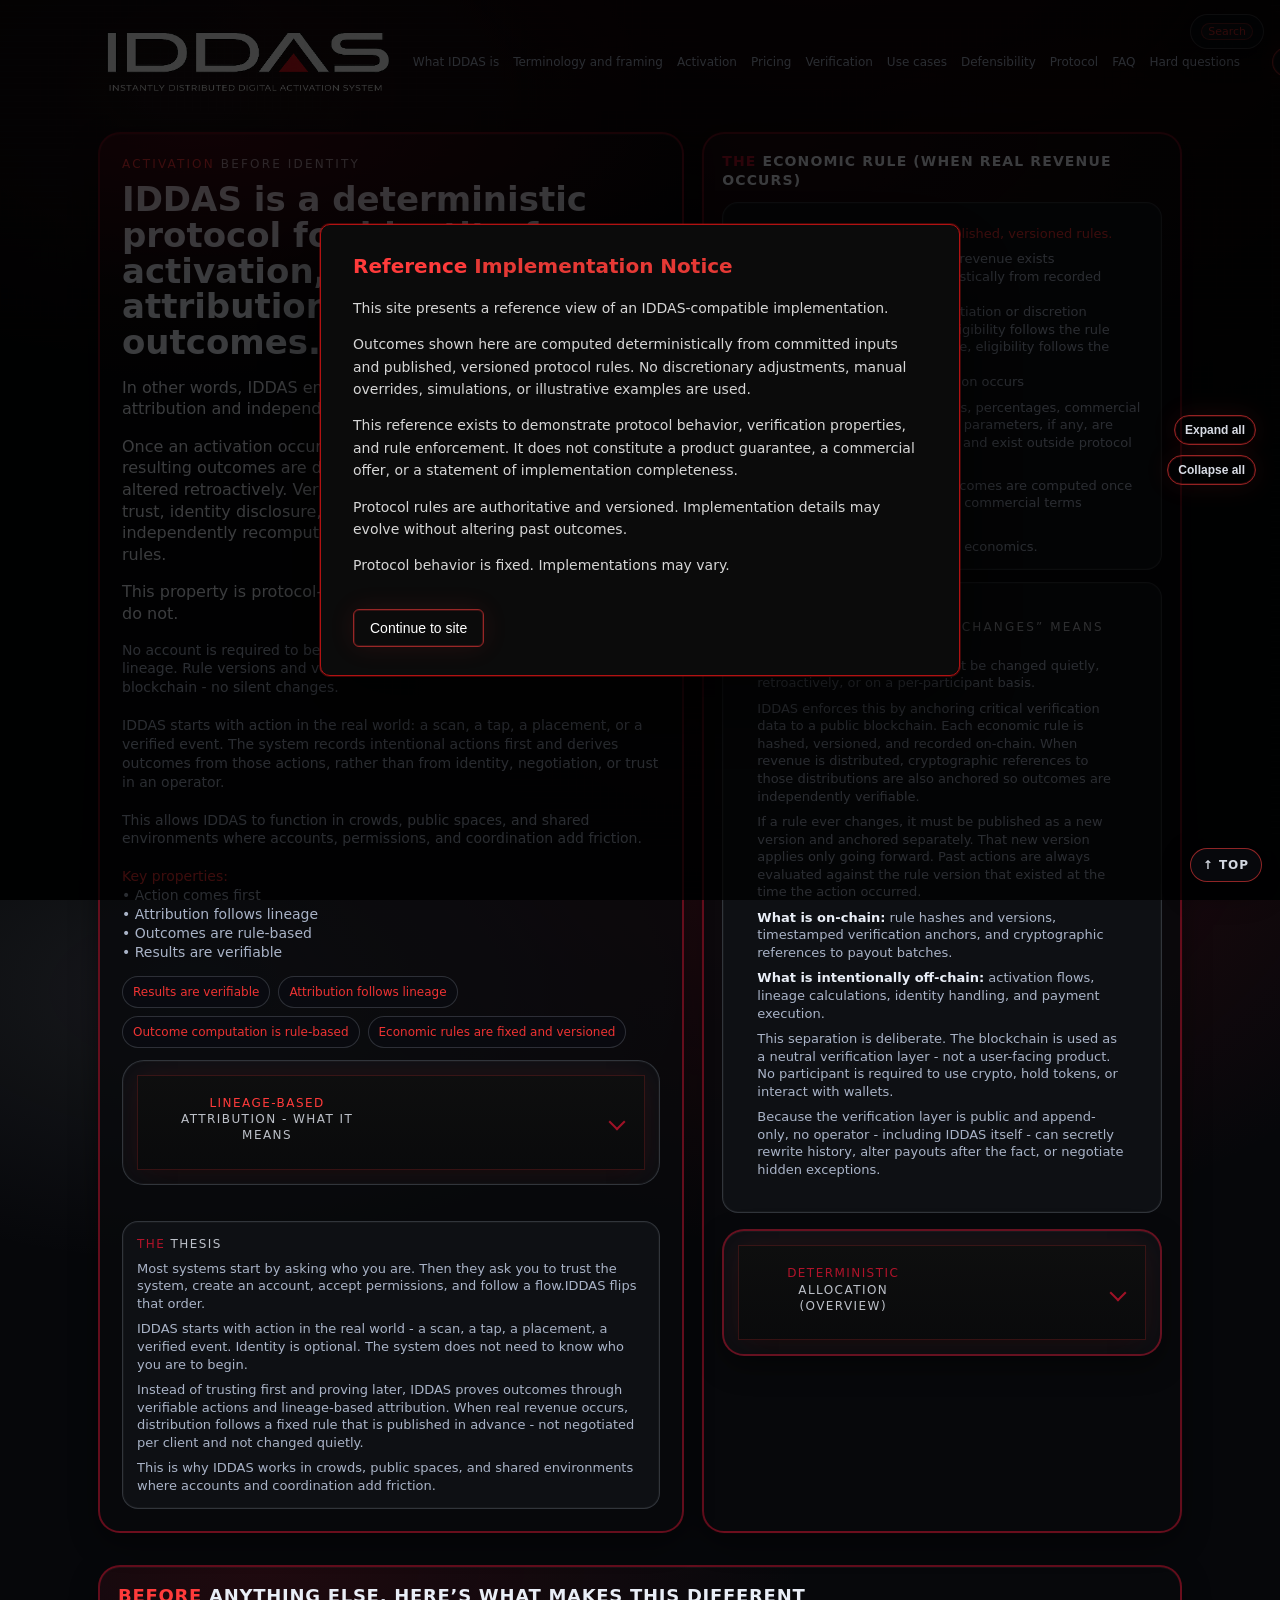
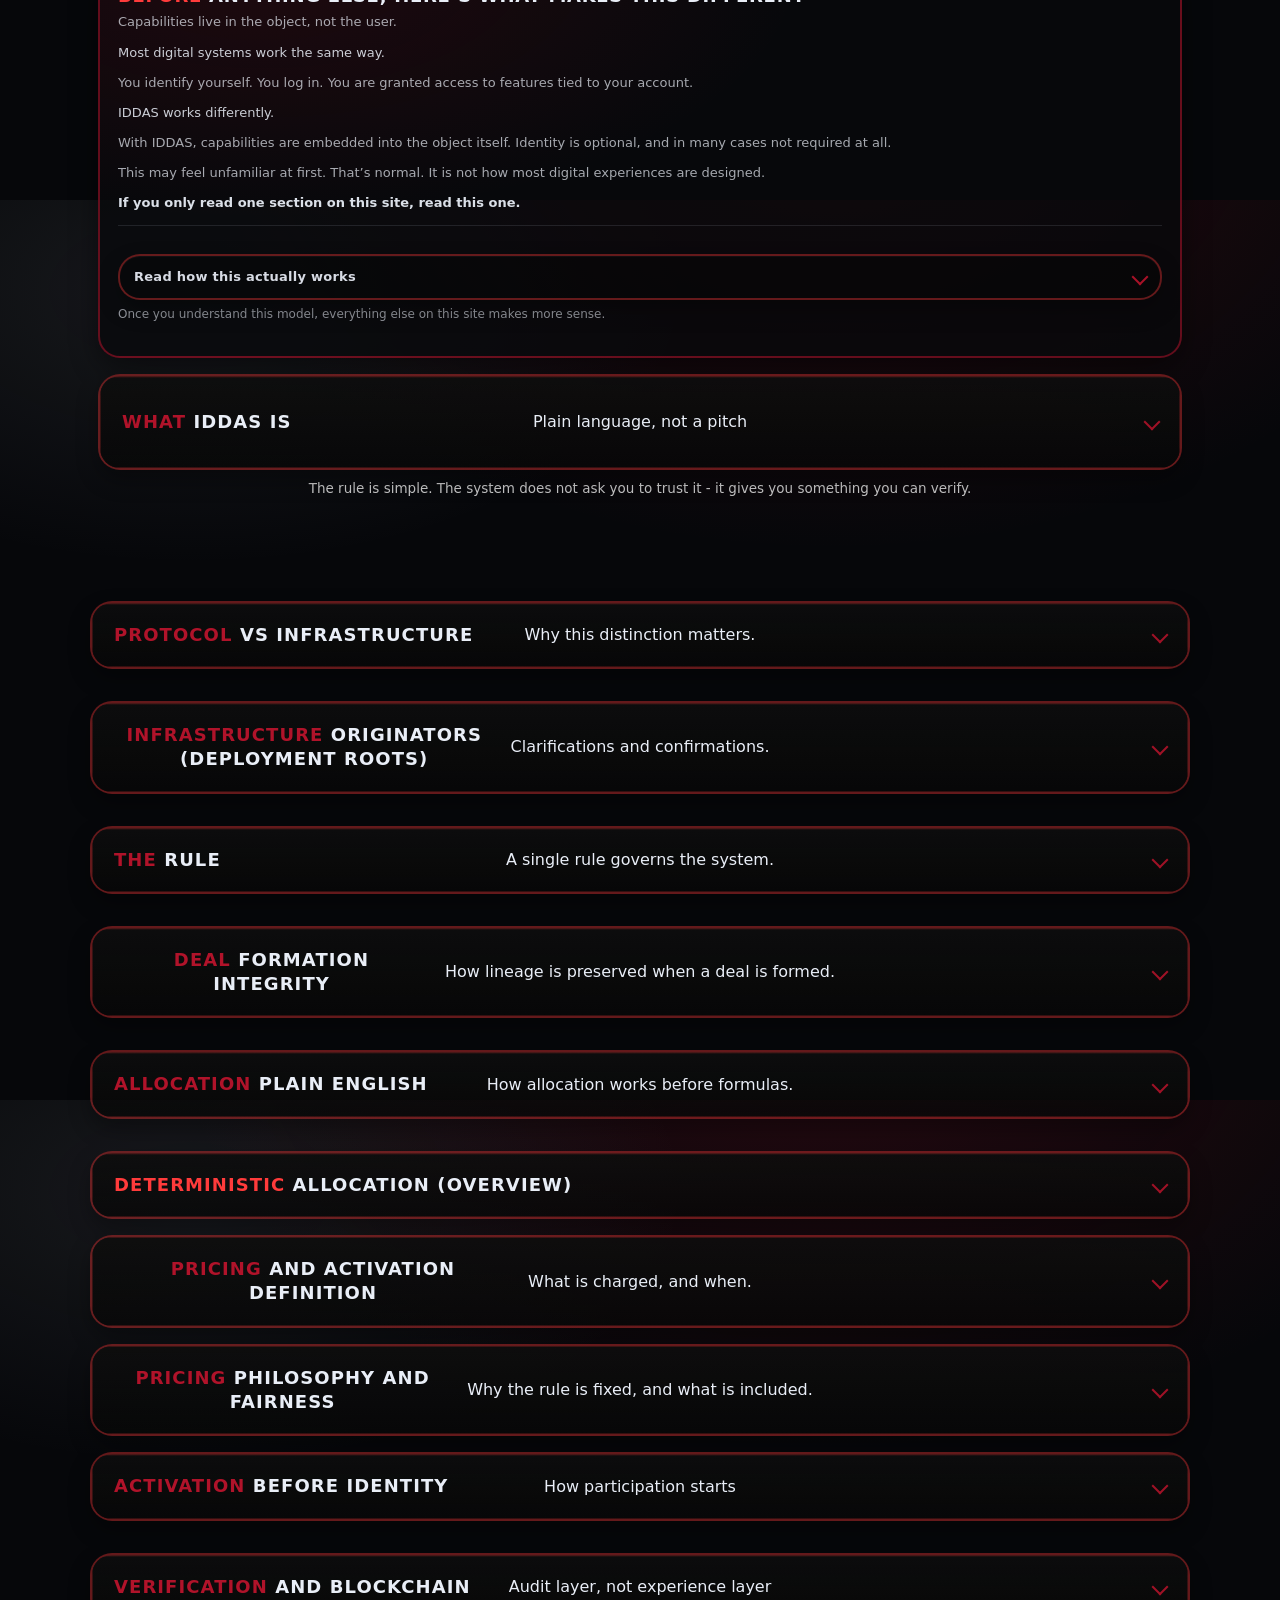
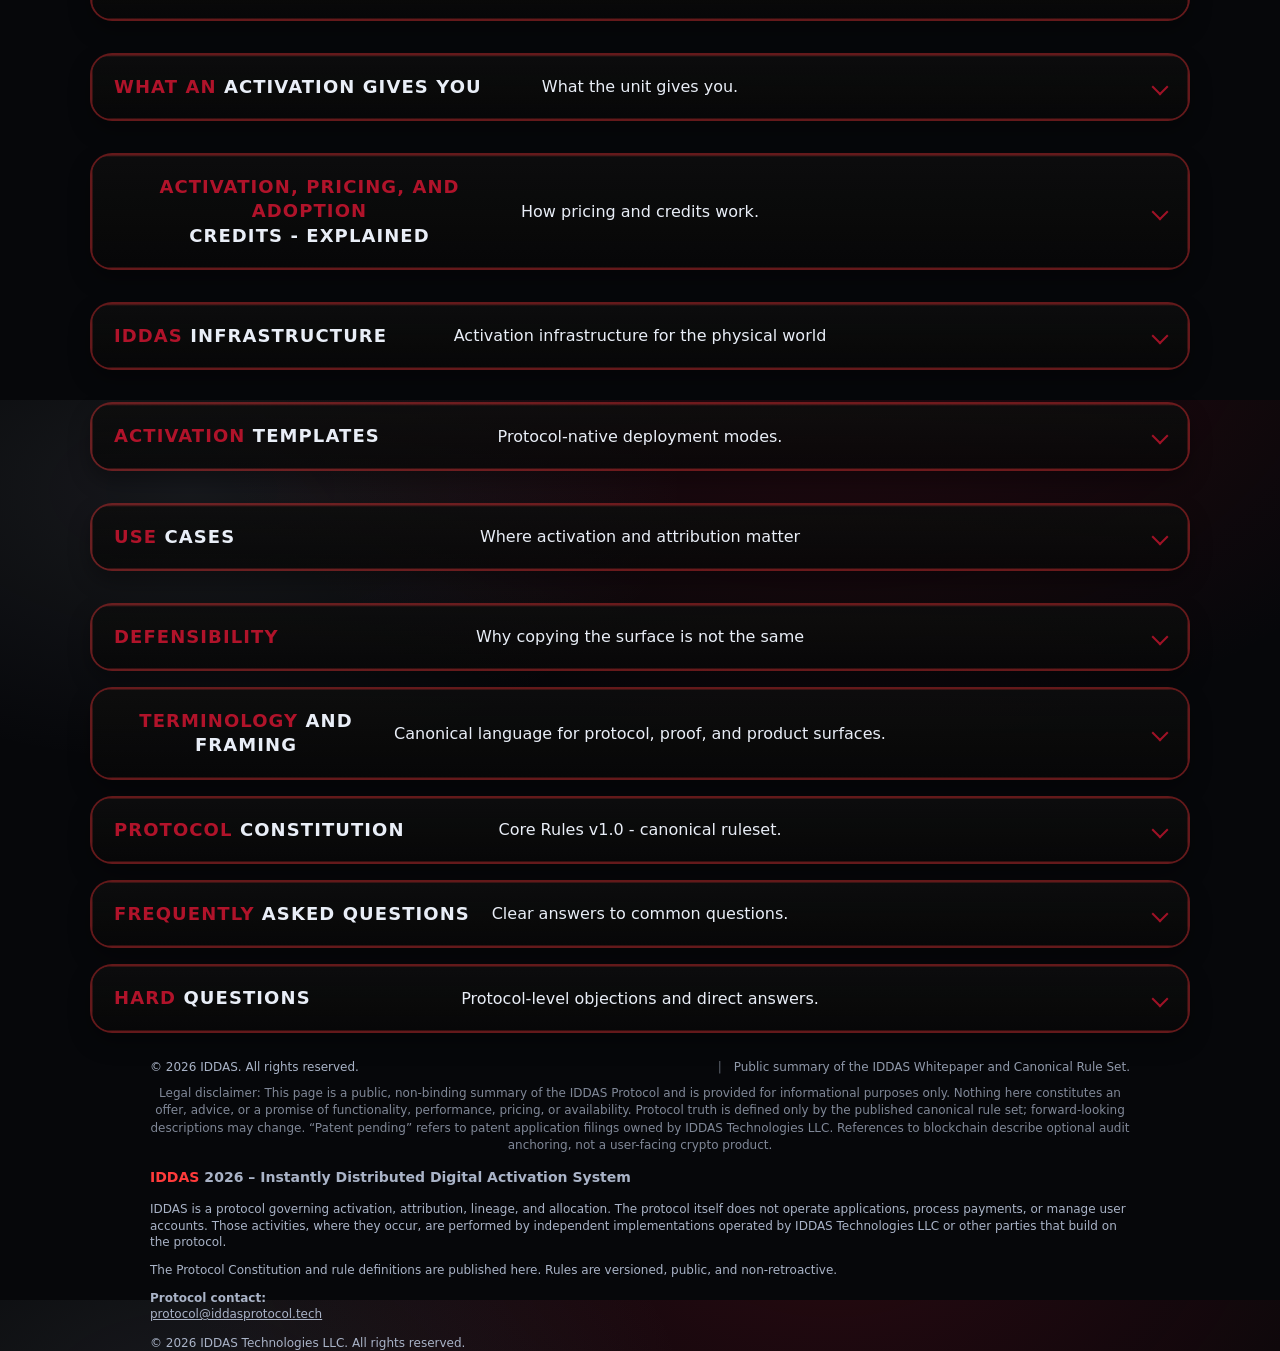
<file: index.html>
<!DOCTYPE html>

<html lang="en">
<head>
<meta charset="utf-8"/>
<meta content="width=device-width, initial-scale=1" name="viewport"/>
<title>IDDAS - Activation Before Identity</title>
<meta content="IDDAS is a verifiable rule for activation, attribution, and distribution. Action comes before identity. Outcomes are verifiable." name="description"/>
<style>
    :root{
      --accent: var(--red);

      --bg:#06070a;
      --panel:#0b0d12;
      --panel2:#0e1118;
      --text:#e9eef7;
      --muted:#a9b3c7;
      --silver:#aeb6c5;
      --silver2:#6f7686;
      --red:#b0132a; /* IDDAS red */
      --shadow: 0 18px 60px rgba(0,0,0,.55);
      --radius:18px;
      --radius2:22px;
      --max:1120px;
    }
    *{box-sizing:border-box}
    html,body{height:100%}
    body{
      margin:0;
      font-family: ui-sans-serif, system-ui, -apple-system, Segoe UI, Roboto, Helvetica, Arial, "Apple Color Emoji","Segoe UI Emoji";
      background: radial-gradient(1200px 800px at 65% -10%, rgba(176,19,42,.20), transparent 55%),
                  radial-gradient(900px 500px at 15% 10%, rgba(174,182,197,.10), transparent 55%),
                  var(--bg);
      color:var(--text);
      line-height:1.35;
    }
    a{color:inherit}
    .wrap{max-width:var(--max); margin:0 auto; padding:20px 18px 64px}

    /* top bar */
    .top{
  display:flex;
  align-items:center;
  justify-content:space-between;
  gap:16px;
  padding:10px 16px;
}

    .brand{display:flex; align-items:center; gap:10px; text-decoration:none; white-space:nowrap}
.brand img{width:22px; height:22px; display:block;}

    .mark{
      width:34px; height:34px; border-radius:10px;
      background: linear-gradient(180deg, rgba(176,19,42,.95), rgba(176,19,42,.55));
      box-shadow: 0 12px 30px rgba(176,19,42,.25);
      border:1px solid rgba(255,255,255,.10);
      position:relative;
    }
    .mark:after{
      content:""; position:absolute; inset:8px;
      border-radius:8px;
      border:1px solid rgba(255,255,255,.18);
    }
    .brand b{letter-spacing:.12em; font-size:12px}
    .nav{
  display:flex;
  align-items:center;
  justify-content:center;
  gap:16px;
  flex-wrap:wrap;
  overflow:visible;
}
.nav a{white-space:nowrap;}
    .nav a{font-size:12px; color:var(--muted); text-decoration:none}
    .nav a:hover{color:var(--text)}

    /* hero */
    .hero{
      padding:22px 0 18px;
      display:grid;
      grid-template-columns: 1.1fr .9fr;
      gap:18px;
      align-items:stretch;
    }
    @media (max-width: 920px){
      .hero{grid-template-columns:1fr}
    }
    .heroCard{
      background: linear-gradient(180deg, rgba(255,255,255,.035), rgba(255,255,255,.015));
      border:2px solid rgba(176,19,42,.55);
      border-radius: var(--radius2);
      padding:22px;
      /* subtle, engineered depth - no glow */
      box-shadow: inset 0 1px 0 rgba(255,255,255,.04), 0 10px 28px rgba(0,0,0,.45);
      position:relative;
      overflow:hidden;
    }
    .heroCard:before{
      content:""; position:absolute; inset:-2px;
      background: radial-gradient(900px 260px at 20% 0%, rgba(176,19,42,.22), transparent 60%);
      pointer-events:none;
    }
    .kicker{font-size:12px; letter-spacing:.18em; color:rgba(233,238,247,.75); text-transform:uppercase}
    h1{margin:10px 0 10px; font-size:34px; line-height:1.05}
    @media (max-width: 520px){h1{font-size:30px}}
    .sub{color:var(--muted); font-size:14px; margin:0 0 14px}

    .pillRow{display:flex; gap:8px; flex-wrap:wrap; margin-top:12px}
    .pill{
      font-size:12px; color:rgba(233,238,247,.88);
      border:1px solid rgba(174,182,197,.22);
      background: rgba(10,12,18,.65);
      padding:7px 10px; border-radius:999px;
    }

    .sideCard{
      background: linear-gradient(180deg, rgba(255,255,255,.02), rgba(255,255,255,.01));
      border:2px solid rgba(176,19,42,.55);
      border-radius: var(--radius2);
      padding:18px;
      /* subtle, engineered depth - no glow */
      box-shadow: inset 0 1px 0 rgba(255,255,255,.04), 0 10px 28px rgba(0,0,0,.45);
    }
    .sideCard h3{margin:0 0 10px; font-size:14px; letter-spacing:.08em; text-transform:uppercase}
    .rule{
      border-radius:16px;
      border:2px solid rgba(176,19,42,.55);
      background: rgba(6,7,10,.55);
      padding:14px;
      margin:12px 0 0;
      /* subtle, engineered depth - no glow */
      box-shadow: inset 0 1px 0 rgba(255,255,255,.04), 0 10px 28px rgba(0,0,0,.45);
    }
    .rule b{color:var(--text)}
    .rule p{margin:8px 0 0; color:var(--muted); font-size:13px}
    .rule .num{font-size:12px; color:rgba(233,238,247,.8); margin-bottom:6px; letter-spacing:.12em; text-transform:uppercase}

    /* --- IDDAS “Before Anything Else” section --- */
    .iddas-callout{
      margin: 14px 0 0;
      padding: 18px 18px;
      border: 1px solid rgba(174,182,197,.18);
      background: radial-gradient(900px 240px at 15% 0%, rgba(176,19,42,.14), transparent 62%), rgba(10,12,18,.55);
      border-radius: var(--radius2);
      box-shadow: 0 12px 40px rgba(0,0,0,.40);
    }
    .iddas-callout h2{
      margin: 0 0 6px;
      font-size: 18px; /* keep modest */
      letter-spacing: .04em;
      text-transform: uppercase;
      line-height: 1.2;
    }
    .iddas-callout .subtitle{
      margin: 0 0 12px;
      color: rgba(233,238,247,.70);
      font-size: 13px;
    }
    .iddas-callout p{
      margin: 0 0 10px;
      color: rgba(233,238,247,.86);
      line-height: 1.55;
      font-size: 13px;
    }
    .iddas-callout .quiet{color: rgba(233,238,247,.70)}
    .iddas-callout .strong{font-weight:700; color: rgba(233,238,247,.94)}

    .iddas-details{margin-top: 12px; border-top: 1px solid rgba(174,182,197,.14); padding-top: 12px}
    .iddas-details details{
      border: 1px solid rgba(174,182,197,.16);
      border-radius: 14px;
      background: rgba(0,0,0,.28);
      padding: 12px 14px;
    }
    .iddas-details summary{
      cursor: pointer;
      user-select: none;
      list-style: none;
      display: flex;
      align-items: center;
      justify-content: space-between;
      gap: 12px;
      font-weight: 650;
      color: rgba(233,238,247,.92);
      font-size: 13px;
      letter-spacing: .02em;
    }
    .iddas-details summary::-webkit-details-marker{display:none}
    .iddas-details summary .chev{
      width: 10px;
      height: 10px;
      border-right: 2px solid var(--red);
      border-bottom: 2px solid var(--red);
      transform: rotate(45deg);
      transition: transform 180ms ease;
      flex: 0 0 auto;
    }
    .iddas-details details[open] summary .chev{transform: rotate(225deg)}
    .iddas-details h3{
      margin: 14px 0 6px;
      font-size: 13px;
      letter-spacing: .06em;
      text-transform: uppercase;
      color: rgba(233,238,247,.92);
    }
    .iddas-details ul{
      margin: 6px 0 10px 18px;
      color: rgba(233,238,247,.78);
      line-height: 1.55;
      font-size: 13px;
    }
    .iddas-details li{margin: 5px 0}
    .iddas-transition{margin:6px 0 0; color: rgba(233,238,247,.62); font-size: 12px}

    

    /* use cases accordion */
    .usecases-details summary{
      cursor: pointer;
      list-style: none;
      display:flex;
      align-items:center;
      justify-content:flex-start;
      gap:12px;
      user-select:none;
    }
    .usecases-details summary::-webkit-details-marker{display:none}
    .usecases-details summary .title{
      font-size:13px;
      letter-spacing:.06em;
      text-transform:uppercase;
      font-weight:750;
      color: rgba(233,238,247,.92);
    }
    .usecases-details summary .chev{
      width: 10px;
      height: 10px;
      border-right: 2px solid var(--red);
      border-bottom: 2px solid var(--red);
      transform: rotate(45deg);
      transition: transform 180ms ease;
      flex: 0 0 auto;
      margin-top: 2px;
    }
    .usecases-details details[open] summary .chev{transform: rotate(225deg)}
    .usecases-details .usecaseBody{
      margin-top: 10px;
      padding: 14px 22px 18px 22px;
      box-sizing: border-box;
      color: rgba(233,238,247,.78);
      line-height: 1.55;
      font-size: 13px;
    }
    .usecases-details .usecaseBody p{margin: 8px 0}
    .usecases-details .usecaseBody ul{margin: 6px 0 10px 18px}
    .usecases-details .usecaseBody li{margin: 5px 0}
/* sections */
    section{margin-top:0}
    .sectionHead{
  display:flex;
  align-items:baseline;
  gap:10px;
  min-width:0;
}
    .sectionHead h2{margin:0; font-size:18px; letter-spacing:.06em; text-transform:uppercase}
    .sectionHead .hint{
  font-size:14px;
  opacity:.85;
  color:rgba(255,255,255,.72);
  text-align:center;
  justify-self:center;
  max-width: 520px;
  margin:0 auto;
}

    .grid{
      display:grid;
      grid-template-columns: repeat(12, 1fr);
      gap:12px;
    }
    .card{
      background: linear-gradient(180deg, rgba(255,255,255,.02), rgba(255,255,255,.01));
      border:2px solid rgba(176,19,42,.55);
      border-radius: var(--radius);
      padding:16px;
      /* subtle, engineered depth - no glow */
      box-shadow: inset 0 1px 0 rgba(255,255,255,.04), 0 10px 28px rgba(0,0,0,.45);
    }
    .card h3{
      margin:0 0 8px;
      font-size:13px;
      letter-spacing:.08em;
      text-transform:uppercase;
      color:rgba(233,238,247,.92);
    }
    .card p{margin:0; color:var(--muted); font-size:13px}
    .card ul{margin:10px 0 0; padding-left:18px; color:var(--muted); font-size:13px}
    .card li{margin:6px 0}

    .span-6{grid-column: span 6}
    .span-7{grid-column: span 7}
    .span-5{grid-column: span 5}
    .span-4{grid-column: span 4}
    .span-8{grid-column: span 8}
    .span-12{grid-column: span 12}
    @media (max-width: 920px){
      .span-6,.span-7,.span-5,.span-4,.span-8{grid-column: span 12}
    }

    .divider{height:1px; background:rgba(174,182,197,.16); margin:18px 0}

    .callout{
      border-radius: var(--radius);
      border:1px solid rgba(176,19,42,.35);
      background: radial-gradient(800px 200px at 25% 0%, rgba(176,19,42,.18), transparent 55%), rgba(10,12,18,.55);
      padding:16px;
    }
    .callout h3{margin:0 0 8px; font-size:13px; letter-spacing:.08em; text-transform:uppercase}
    .callout p{margin:0; color:var(--muted); font-size:13px}

    footer{margin-top:26px; color:var(--muted); font-size:12px}
    .footRow{display:flex; gap:12px; flex-wrap:wrap; align-items:center; justify-content:space-between}
    /* Footer centering fix */
    .footRow{justify-content:center; text-align:center; max-width:980px; margin:0 auto}
    .footRow > div{display:flex; justify-content:center; width:auto}
    .footRow > div:first-child{display:block}
    .footDisclaimer{margin-left:auto; margin-right:auto; text-align:center}

    .protocol-summary{max-width:980px; margin:0 auto}


    /* small red accent for headings */
    .accent{color:var(--red)}
  

/* Defensibility accordions */
#defense details.defenseDetails { width: 100%; }
#defense summary.defenseSummary { list-style: none; cursor: pointer; }
#defense summary.defenseSummary::-webkit-details-marker { display: none; }
#defense summary.defenseSummary h3 { margin: 0 0 6px 0; }
#defense summary.defenseSummary p { margin: 0; }
#defense .defenseBody { margin-top: 12px; }
#defense .defenseBody ul { margin: 10px 0 0 18px; }

#defense summary.defenseSummary { position: relative; padding-right: 40px; }
#defense summary.defenseSummary .chev{
  position:absolute;
  right:16px;
  top:18px;
  width:10px;
  height:10px;
  border-right: 2px solid var(--red);
  border-bottom: 2px solid var(--red);
  transform: rotate(45deg);
  transition: transform 180ms ease;
  opacity:.95;
}
#defense details[open] summary .chev{ transform: rotate(225deg); }



/* Global accordion standardization */
details.siteAccordion { margin-top: 16px; }
.siteAccordion{ position: relative; }
/* Primary accordion container - subtle machined panel treatment */
details.siteAccordion{
  border:2px solid rgba(176,19,42,.55);
  border-radius: 22px;
  background: rgba(0,0,0,.18);
  box-shadow: inset 0 1px 0 rgba(255,255,255,.04), 0 10px 28px rgba(0,0,0,.45);
  overflow:hidden;
}

.sectionGrid > section > details.siteAccordion::before,
#what > details.siteAccordion::before{

  content:"";
  position:absolute;
  left:0; right:0; top:0;
  height:2px;
  background: rgba(255, 60, 60, 0.55);
  border-radius: 20px 20px 0 0;
  pointer-events:none;
}
details.siteAccordion > summary { cursor: pointer; }
details.siteAccordion > summary::-webkit-details-marker { display: none; }
details.siteAccordion > summary { list-style: none; }

/* Standard chevron on the right for all collapsible summaries */
details summary { cursor: pointer; }
details summary::-webkit-details-marker { display: none; }
details summary { list-style: none; display:flex; align-items:center; gap:14px; }
details summary::after{
  content:"";
  width:10px;
  height:10px;
  border-right:2px solid var(--red);
  border-bottom:2px solid var(--red);
  transform: rotate(45deg);
  margin-left:auto;
  transition: transform 180ms ease, opacity 180ms ease;
  opacity: 0.9;
}
details[open] > summary::after{
  transform: rotate(225deg);
}
details summary .chev { display:none !important; }

/* Body spacing for section-level accordions */
.siteAccordionBody{
  padding: 18px 22px 22px 22px;
  box-sizing: border-box;
}



/* Interstitial note between accordions (centered, subtle, no box) */
.betweenNote{
  text-align: center;
  max-width: 920px;
  margin: 8px auto 22px auto;
  padding: 0 18px;
  color: rgba(255,255,255,0.78);
  font-size: 13.5px;
  line-height: 1.5;
}

/* Subsection headers inside accordion bodies - match protocol style (red, not bold) */
.siteAccordionBody p > b:only-child,
.siteAccordionBody p > strong:only-child,
.siteAccordionBody p > b:first-child:last-child,
.siteAccordionBody p > strong:first-child:last-child{
  font-weight: 400 !important;
  color: var(--accent) !important;
  letter-spacing: 0.2px;
}

/* Also catch common patterns where a bold label is the first element in a paragraph */
.siteAccordionBody p > b:first-child,
.siteAccordionBody p > strong:first-child{
  font-weight: 400;
}

/* Typography normalization - ensure consistent body text sizing and tone across accordions */
.siteAccordionBody{
  font-size:13px;
  line-height:1.55;
  color: rgba(233,238,247,.86);
}
.siteAccordionBody p{margin: 0 0 10px;}
.siteAccordionBody ul{margin: 6px 0 10px 18px; padding-left:18px;}
.siteAccordionBody li{margin: 6px 0;}
.siteAccordionBody b{color: rgba(233,238,247,.92);}



/* Layout polish for global accordions */
.wrap{padding-left:18px;padding-right:18px;}
@media (max-width: 720px){.wrap{padding-left:14px;padding-right:14px;}}
.siteAccordionSummary{
  list-style:none;
  cursor:pointer;
  padding:20px 22px;
  display:grid;
  grid-template-columns: auto 1fr auto;
  align-items:center;
  gap:16px;
  position:relative;
}
.siteAccordionSummary::after{
  content:"";
  width:10px;
  height:10px;
  border-right:2px solid rgba(255,255,255,.65);
  border-bottom:2px solid rgba(255,255,255,.65);
  transform: rotate(45deg);
  justify-self:end;
  transition: transform .2s ease, opacity .2s ease;
  opacity:.9;
}
.siteAccordion[open] > .siteAccordionSummary::after{
  transform: rotate(-135deg);
  opacity:1;
}
/* Ensure the hero intro accordion uses the same red chevron */
#lineage-attribution.siteAccordion > .siteAccordionSummary::after{
  border-right:2px solid var(--red);
  border-bottom:2px solid var(--red);
}

.siteAccordionSummary::after{
  margin-left:0;
  grid-column:3;
  justify-self:end;
}


    .accent-word{ color: var(--accent); }

  
/* Two-column layout for main section accordions (closed state), with full-width expansion when opened */
.sectionGrid{
  max-width: 1100px;
  margin: 0 auto;
  display: grid;
  grid-template-columns: repeat(2, minmax(0, 1fr));
  gap: 16px;
}
.sectionGrid > section{ margin: 0; }
.sectionGrid > section.spanAll{ grid-column: 1 / -1; }
@media (max-width: 900px){
  .sectionGrid{ grid-template-columns: 1fr; }
}

/* Floating Expand/Collapse control - fixed center-right */
#accordionControls.floatingControls{
  position: fixed !important;
  top: 50% !important;
  right: 24px !important;
  transform: translateY(-50%) !important;
  z-index: 9999 !important;
  display: flex !important;
  flex-direction: column !important;
  gap: 10px !important;
  align-items: flex-end !important;
  justify-content: center !important;
  margin: 0 !important;
  pointer-events: auto !important;
}
#accordionControls.floatingControls .pillButton{
  white-space: nowrap;
}


  /* Diagram inserts - constrained and centered */
  .iddas-diagram{
    display:block;
    width:100%;
    max-width:560px; /* ~50-60% of full content width on desktop */
    height:auto;
    margin:18px auto 22px auto;
    border-radius:14px;
  }


/* Center accordion headers (bottom sections were drifting left) */

/* FINAL CENTERING FIXES (allocation note + footer) */

/* Allocation math helper line - true center */
.allocationNote{
  max-width: var(--wrap);
  margin: 0 auto;
  text-align: center;
}

/* Footer centering */
.siteFooter{
  display:flex;
  justify-content:center;
}

.siteFooter .footerInner{
  max-width: var(--wrap);
  width:100%;
  margin: 0 auto;
  display:grid;
  grid-template-columns: 1fr 1fr;
  align-items:center;
}

.siteFooter .footerRight{
  text-align:right;
}

@media (max-width: 800px){
  .siteFooter .footerInner{
    grid-template-columns: 1fr;
    text-align:center;
  }
  .siteFooter .footerRight{
    text-align:center;
    margin-top:10px;
  }
}


/* Back to top button (restored) */
.backToTop{
  position: fixed;
  right: 18px;
  bottom: 18px;
  padding: 8px 12px;
  font-size: 12px;
  letter-spacing: .08em;
  text-transform: uppercase;
  color: rgba(233,238,247,.9);
  background: rgba(10,12,18,.7);
  border: 1px solid rgba(174,182,197,.25);
  border-radius: 999px;
  text-decoration: none;
  box-shadow: 0 10px 30px rgba(0,0,0,.45);
  z-index: 9999;
}
.backToTop:hover{
  color: #fff;
  border-color: rgba(176,19,42,.6);
}



    /* v61 - normalize top containers to match machined panel treatment */
    .heroCard,
    .sideCard,
    .iddas-callout{
      border: 2px solid rgba(176,19,42,.55) !important;
      background: radial-gradient(900px 420px at 15% 0%, rgba(176,19,42,.14), transparent 60%), rgba(8,9,12,.78) !important;
      box-shadow: 0 0 0 1px rgba(176,19,42,.04), 0 10px 28px rgba(0,0,0,.45) !important;
    }

    /* v71 - tone down inner boxes: keep outer panels machined/red, make inner cards neutral */
    .heroCard .rule,
    .sideCard .rule,
    .heroCard details.rule.siteAccordion{
      border: 1px solid rgba(174,182,197,.22) !important;
      background: rgba(16,18,22,.92) !important;
      box-shadow: inset 0 0 0 1px rgba(255,255,255,.03) !important;
    }
    .heroCard .rule h3,
    .sideCard .rule h3{
      color: rgba(236,240,245,.92) !important;
    }



/* FAQ readability + hierarchy (questions red, not bold) */
.siteAccordion[data-section="faq"] .faqGrid{
  display:grid;
  grid-template-columns:repeat(2, minmax(0, 1fr));
  gap:26px;
}
@media (max-width: 860px){
  .siteAccordion[data-section="faq"] .faqGrid{ grid-template-columns: 1fr; }
}
.siteAccordion[data-section="faq"] .faqItem{
  break-inside: avoid;
  padding-top:14px;
  border-top:1px solid rgba(255, 0, 0, 0.22);
}
.siteAccordion[data-section="faq"] .faqItem:first-child{
  border-top:0;
  padding-top:0;
}
.siteAccordion[data-section="faq"] .faqQ{
  color: var(--accent, #ff2b2b);
  font-weight:400;
  margin:0 0 8px 0;
}
.siteAccordion[data-section="faq"] .faqA p{
  margin:0 0 10px 0;
}

/* FAQ accordion behavior (questions visible, answers collapsed by default) */
.siteAccordion[data-section="faq"] details.faqItem{ margin:0; }
.siteAccordion[data-section="faq"] summary.faqQ{ cursor:pointer; list-style:none; }
.siteAccordion[data-section="faq"] summary.faqQ::-webkit-details-marker{ display:none; }
.siteAccordion[data-section="faq"] details.faqItem[open] summary.faqQ{ margin-bottom:8px; }
.siteAccordion[data-section="faq"] .faqA ul{
  margin:6px 0 10px 18px;
  padding:0;
}
.siteAccordion[data-section="faq"] .faqA li{
  margin:0 0 6px 0;
}


/* FAQ (Hard Questions) - mirrors FAQ styling */
.siteAccordion[data-section="faq-hard"] .faqGrid{
  display:grid;
  grid-template-columns:repeat(2, minmax(0, 1fr));
  gap:26px;
}
@media (max-width: 860px){
  .siteAccordion[data-section="faq-hard"] .faqGrid{ grid-template-columns: 1fr; }
}
.siteAccordion[data-section="faq-hard"] .faqItem{
  break-inside: avoid;
  padding-top:14px;
  border-top:1px solid rgba(255, 0, 0, 0.22);
}
.siteAccordion[data-section="faq-hard"] .faqItem:first-child{
  border-top:0;
  padding-top:0;
}
.siteAccordion[data-section="faq-hard"] .faqQ{
  color: var(--accent, #ff2b2b);
  font-weight:400;
  margin:0 0 8px 0;
}
.siteAccordion[data-section="faq-hard"] .faqA p{
  margin:0 0 10px 0;
}

/* FAQ accordion behavior (questions visible, answers collapsed by default) */
.siteAccordion[data-section="faq-hard"] details.faqItem{ margin:0; }
.siteAccordion[data-section="faq-hard"] summary.faqQ{ cursor:pointer; list-style:none; }
.siteAccordion[data-section="faq-hard"] summary.faqQ::-webkit-details-marker{ display:none; }
.siteAccordion[data-section="faq-hard"] details.faqItem[open] summary.faqQ{ margin-bottom:8px; }
.siteAccordion[data-section="faq-hard"] .faqA ul{
  margin:6px 0 10px 18px;
  padding:0;
}
.siteAccordion[data-section="faq-hard"] .faqA li{
  margin:0 0 6px 0;
}




/* Protocol Constitution (embedded) */
.protoWrap{
  background:#000;
  color:var(--text);
  border:1.5px solid rgba(255,255,255,.18);
  border-radius:14px;
  padding:16px;
}
.protoScroll{
  max-height:70vh;
  overflow:auto;
  padding-right:6px;
}
.protoTitle{ color:var(--accent); font-size:28px; line-height:1.15; margin:6px 0 4px; }
.protoSubTitle{ color:var(--text); font-size:18px; margin:0 0 8px; opacity:.92; }
.protoMeta{ color:var(--muted); font-size:14px; margin:0 0 14px; }

.protoH{ color:var(--accent); font-weight:400; margin:18px 0 8px; }
.protoH1{ font-size:20px; }
.protoH2{ font-size:18px; opacity:.98; }
.protoH3{ font-size:16px; opacity:.96; }
.protoH4{ font-size:15px; opacity:.94; }
.protoH5{ font-size:14px; opacity:.92; }

.protoWrap p{ margin:8px 0; color:var(--text); opacity:.92; }
.protoList{ margin:8px 0 10px 22px; }
.protoList li{ margin:6px 0; color:var(--text); opacity:.92; }


.protoLayout{
  display:flex;
  gap:16px;
}
.protoNav{
  width:220px;
  flex:0 0 220px;
  position:sticky;
  top:12px;
  align-self:flex-start;
  z-index:30; /* keep toggle visible above protocol copy */
  max-height:70vh;
  overflow:auto;
  background:#000;
  border:1px solid rgba(255,255,255,.12);
  border-radius:12px;
  padding:10px;
}
.protoNavTitle{
  color:var(--muted);
  font-size:12px;
  letter-spacing:.02em;
  margin:0 0 10px 0;
}
.protoNav a{
  display:block;
  color:var(--text);
  text-decoration:none;
  opacity:.92;
  border:1px solid rgba(255, 0, 0, 0.22);
  border-radius:10px;
  padding:10px 12px;
  margin:0 0 8px 0;
  line-height:1.2;
}
.protoNav a:hover{ opacity:1; }
.protoNav a.isActive{
  border-color: rgba(255, 0, 0, 0.55);
  box-shadow: 0 0 0 1px rgba(255, 0, 0, 0.18) inset;
}
.protoMain{ flex:1; min-width:0; }

@media (max-width: 900px){
  .protoLayout{ flex-direction:column; }
  .protoNav{
    width:100%;
    flex:1 1 auto;
    position:sticky;
    top:0;
    z-index:6;
    max-height:none;
    overflow:visible;
  }
  .protoNavLinks{
    display:flex;
    gap:8px;
    flex-wrap:wrap;
  }
  .protoNav a{
    display:inline-block;
    margin:0;
    padding:10px 12px;
  }
}


/* Subsection navigation (hover-expand per chapter) */
.protoNav .protoSubnav{
  display:none;
  margin:6px 0 12px 12px;
  padding-left:10px;
  border-left:1px solid rgba(255,255,255,.14);
}
.protoNav .protoSubnav a{
  display:block;
  padding:6px 10px;
  margin:2px 0;
  border-radius:10px;
  text-decoration:none;
  color:var(--text);
  font-size:12.5px;
  opacity:.92;
  background:rgba(255,255,255,.04);
}
.protoNav .protoSubnav a:hover{ background:rgba(255,255,255,.07); }
.protoNav .protoSubnav a.isSubActive{ outline:1px solid rgba(198,40,40,.55); }

.protoNavLinks a:hover + .protoSubnav,
.protoNavLinks a:focus + .protoSubnav,
.protoNav .protoSubnav:hover,
.protoNav .protoSubnav.pinOpen{
  display:block;
}



/* v75 - normalize spacing so gaps match across accordions (fix WHAT IDDAS IS spacing) */
#what > details.siteAccordion{ margin-top: 16px !important; } /* restore standard accordion spacing */
#accordionControls{ margin: 0 0 8px !important; } /* tight, consistent controls spacing */
.iddas-transition{ margin: 6px 0 16px !important; } /* ensure consistent gap above WHAT IDDAS IS */
.sectionGrid{ margin-top: 0 !important; } /* avoid extra gap before next grid section */
.sectionGrid > section:first-child > details.siteAccordion{ margin-top: 16px !important; } /* keep standard within grid */

/* v76 - make WHAT IDDAS IS header taller to visually absorb remaining gap (no structural changes) */
#what > details.siteAccordion > summary.siteAccordionSummary{
  padding-top: 34px !important;
  padding-bottom: 34px !important;
}
/* keep hint text centered vertically within the taller header */
#what > details.siteAccordion > summary.siteAccordionSummary .hint{
  align-self:center;
}



/* v74 - Protocol full-view (read mode) */
.protoTopBar{
  display:flex;
  justify-content:flex-end;
  align-items:center;
  gap:10px;
  margin: 0 0 10px 0;
}
.protoFullBtn{
  cursor:pointer;
  padding: 8px 12px;
  border-radius: 999px;
  border: 1px solid rgba(255,255,255,.22);
  background: rgba(0,0,0,.35);
  color: rgba(233,238,247,.90);
  font-size: 12px;
  letter-spacing: .06em;
  text-transform: uppercase;
}
.protoFullBtn:hover{
  border-color: rgba(176,19,42,.55);
  color:#fff;
}
.protoBackdrop{
  position: fixed;
  inset: 0;
  background: rgba(0,0,0,.78);
  backdrop-filter: blur(2px);
  z-index: 9998;
  display:none;
}
.protoBackdrop.isOn{ display:block; }
.protoWrap.isFull{
  position: fixed !important;
  top: 4vh !important;
  left: 4vw !important;
  right: 4vw !important;
  bottom: 4vh !important;
  width: auto !important;
  max-width: none !important;
  height: auto !important;
  max-height: none !important;
  overflow: auto !important; /* critical: allow scrolling in full view */
  z-index: 9999 !important;
  border: 2px solid rgba(176,19,42,.55) !important;
  box-shadow: 0 24px 80px rgba(0,0,0,.70) !important;
}
body.protoNoScroll{ overflow: hidden !important; }

/* Full View + Reader Mode: keep the toggle reachable and not overlapped by the title */
.protoWrap.isFull .protoLayout.proto-nav-hidden #jumpNavToggle{
  position:fixed;
  left:32px;
  top:92px;
  width:auto;
  z-index:999;
}

/* V80 - Fix Use cases intro + grid indentation (they were outside .siteAccordionBody) */
#usecases details.siteAccordion > p.sub{
  padding-left: 22px;
  padding-right: 22px;
  box-sizing: border-box;
  margin-top: 0;
}
#usecases details.siteAccordion > .grid.usecases-details{
  padding-left: 22px;
  padding-right: 22px;
  box-sizing: border-box;
}

.step-header-red {
  color: #e33;
  font-weight: 400;
  margin-top: 1.2em;
  margin-bottom: 0.4em;
}


.protoNavLinks a.protoManualSub{
  margin-left: 10px;
  font-size: 14px;
  opacity: .92;
  border-left: 2px solid rgba(198,40,40,.45);
  padding-left: 10px;
  margin-top: 6px;
  margin-bottom: 6px;
}
.protoNavLinks a.protoManualSub:hover{
  background: rgba(255,255,255,.07);
}


/* Mid-page centered note (no box) */
.midnote{
  background: transparent !important;
  border: none !important;
  box-shadow: none !important;
  padding: 0 !important;
  margin: 12px 0 18px 0;
}
.midnote p{
  margin: 0;
}

/* Guided Start overla

<!-- Guided Start overlay (v93) -->
<div id="iddasGuidedStartOverlay" role="dialog" aria-modal="true" aria-label="Guided start">
  <div class="gs-card">
    <div class="gs-top">
      <div>
        <h2 class="gs-title">Welcome to IDDAS</h2>
        <p class="gs-sub">Choose a starting point. This guide appears once per device and does not change any site content.</p>
      </div>
      <a class="gs-skip" href="#" id="iddasGuidedStartSkip">Skip</a>
    </div>

    <div class="gs-grid" role="group" aria-label="Start options">
      <button class="gs-btn" type="button" data-gs-target="rule">
        Start with the rule
        <small>Understand the single governing split first.</small>
      </button>
      <button class="gs-btn" type="button" data-gs-target="protocol-constitution">
        Open the protocol constitution
        <small>Review the canonical ruleset in one place.</small>
      </button>
    </div>

    <div class="gs-foot">Tip: Use the “Expand all” control on the right when you want to read the page as a continuous document.</div>
  </div>
</div>

y (v93) */
#iddasGuidedStartOverlay{
  position: fixed;
  inset: 0;
  z-index: 99999;
  display: none;
  align-items: center;
  justify-content: center;
  padding: 16px;
  background: rgba(0,0,0,0.82);
  backdrop-filter: blur(6px);
}
#iddasGuidedStartOverlay.is-visible{ display:flex; }
#iddasGuidedStartOverlay .gs-card{
  width: min(920px, 100%);
  border-radius: 18px;
  border: 1px solid rgba(255,64,64,0.45);
  background: rgba(10,10,10,0.92);
  box-shadow: 0 20px 60px rgba(0,0,0,0.55);
  padding: 18px 18px 16px;
}
#iddasGuidedStartOverlay .gs-top{
  display:flex;
  align-items:flex-start;
  justify-content: space-between;
  gap: 12px;
}
#iddasGuidedStartOverlay .gs-title{
  font-size: 20px;
  font-weight: 600;
  margin: 0 0 6px 0;
  color: #ffffff;
}
#iddasGuidedStartOverlay .gs-sub{
  margin: 0;
  color: rgba(255,255,255,0.78);
  line-height: 1.45;
  font-size: 14px;
}
#iddasGuidedStartOverlay .gs-skip{
  font-size: 13px;
  color: rgba(255,255,255,0.72);
  text-decoration: none;
  border-bottom: 1px solid transparent;
  white-space: nowrap;
  margin-top: 4px;
}
#iddasGuidedStartOverlay .gs-skip:hover{ border-bottom-color: rgba(255,255,255,0.35); }
#iddasGuidedStartOverlay .gs-grid{
  display:grid;
  grid-template-columns: repeat(3, minmax(0,1fr));
  gap: 10px;
  margin-top: 14px;
}
#iddasGuidedStartOverlay .gs-btn{
  width: 100%;
  border-radius: 14px;
  padding: 12px 12px;
  border: 1px solid rgba(255,64,64,0.55);
  background: rgba(0,0,0,0.45);
  color: #fff;
  font-size: 14px;
  font-weight: 600;
  cursor: pointer;
}
#iddasGuidedStartOverlay .gs-btn:hover{ background: rgba(255,64,64,0.10); }
#iddasGuidedStartOverlay .gs-btn small{
  display:block;
  margin-top: 6px;
  font-weight: 500;
  color: rgba(255,255,255,0.74);
  line-height: 1.35;
}
#iddasGuidedStartOverlay .gs-foot{
  margin-top: 12px;
  color: rgba(255,255,255,0.62);
  font-size: 12px;
  line-height: 1.4;
}
@media (max-width: 780px){
  #iddasGuidedStartOverlay .gs-grid{ grid-template-columns: 1fr; }
  #iddasGuidedStartOverlay .gs-title{ font-size: 18px; }
}


.search-ping{ outline: 2px solid rgba(198,40,40,.55); outline-offset: 6px; border-radius: 10px; transition: outline-color .2s ease; }



/* =========================================================
   V104 - Visual facelift (no copy/layout changes)
   - Subtle depth + glow, clearer interactive affordances
   - Safer: overrides only (does not remove existing rules)
   ========================================================= */

:root{
  --accent: #ff3b3b;
  --accent-deep: #b10a1f;
  --stroke: rgba(255,59,59,.35);
  --stroke-strong: rgba(255,59,59,.58);
  --panel: rgba(10,10,10,.70);
  --panel-2: rgba(14,14,14,.82);
  --glow-soft: 0 0 0 1px rgba(255,59,59,.18) inset, 0 0 26px rgba(255,59,59,.10);
  --glow-strong: 0 0 0 1px rgba(255,59,59,.28) inset, 0 0 34px rgba(255,59,59,.16);
}

body{
  position: relative;
  isolation: isolate;
}

/* Subtle background texture (CSS-only, no assets) */
body::before{
  content:"";
  position: fixed;
  inset: 0;
  z-index: -1;
  pointer-events: none;
  opacity: .55;
  background:
    radial-gradient(900px 520px at 18% 10%, rgba(255,59,59,.12), transparent 60%),
    radial-gradient(820px 520px at 85% 25%, rgba(255,59,59,.08), transparent 58%),
    radial-gradient(740px 460px at 55% 78%, rgba(255,59,59,.10), transparent 62%),
    radial-gradient(1200px 700px at 50% 50%, rgba(0,0,0,.55), rgba(0,0,0,.85));
}

body::after{
  content:"";
  position: fixed;
  inset: 0;
  z-index: -1;
  pointer-events: none;
  opacity: .10;
  background:
    repeating-linear-gradient(0deg, rgba(255,255,255,.06) 0, rgba(255,255,255,.06) 1px, transparent 1px, transparent 6px),
    repeating-linear-gradient(90deg, rgba(255,255,255,.04) 0, rgba(255,255,255,.04) 1px, transparent 1px, transparent 8px);
  mix-blend-mode: overlay;
}

/* Make primary accordions feel more "premium" without changing structure */
.siteAccordionSummary{
  border-color: var(--stroke-strong) !important;
  background: linear-gradient(180deg, rgba(14,14,14,.88), rgba(8,8,8,.72)) !important;
  box-shadow: var(--glow-soft), 0 18px 44px rgba(0,0,0,.42) !important;
  transition: transform .12s ease, box-shadow .12s ease, border-color .12s ease, background .12s ease;
}

.siteAccordionSummary:hover{
  border-color: rgba(255,59,59,.72) !important;
  box-shadow: var(--glow-strong), 0 22px 54px rgba(0,0,0,.48) !important;
  transform: translateY(-1px);
}

.siteAccordion[open] > .siteAccordionSummary{
  border-color: rgba(255,59,59,.78) !important;
  background: linear-gradient(180deg, rgba(22,10,12,.92), rgba(8,8,8,.72)) !important;
  box-shadow: var(--glow-strong), 0 24px 64px rgba(0,0,0,.55) !important;
}

/* Buttons: Expand/Collapse/Top */
#accordionControls button,
#accordionControls a,
.topButton,
#topBtn,
button,
a.buttonLike{
  border-color: var(--stroke-strong) !important;
  box-shadow: var(--glow-soft) !important;
  transition: transform .12s ease, box-shadow .12s ease, border-color .12s ease, background .12s ease;
}

#accordionControls button:hover,
#accordionControls a:hover,
.topButton:hover,
#topBtn:hover{
  border-color: rgba(255,59,59,.78) !important;
  box-shadow: var(--glow-strong) !important;
  transform: translateY(-1px);
}

/* Keyboard focus - subtle but visible */
.siteAccordionSummary:focus,
.siteAccordionSummary:focus-visible,
#accordionControls button:focus-visible,
#accordionControls a:focus-visible,
.topButton:focus-visible,
#topBtn:focus-visible,
a:focus-visible,
button:focus-visible,
input:focus-visible{
  outline: 2px solid rgba(255,59,59,.35);
  outline-offset: 3px;
}

/* Scrollbars - scoped but safe */
*::-webkit-scrollbar{ width: 10px; height: 10px; }
*::-webkit-scrollbar-track{ background: rgba(255,255,255,.04); border-radius: 10px; }
*::-webkit-scrollbar-thumb{
  background: linear-gradient(180deg, rgba(255,59,59,.35), rgba(255,59,59,.18));
  border-radius: 10px;
  border: 2px solid rgba(0,0,0,.55);
}
*::-webkit-scrollbar-thumb:hover{
  background: linear-gradient(180deg, rgba(255,59,59,.48), rgba(255,59,59,.22));
}

/* Search modal presence: keep it visually prominent */
#universalSearchModal .searchBox,
#universalSearchModal input{
  box-shadow: var(--glow-strong), 0 24px 70px rgba(0,0,0,.60) !important;
  border-color: rgba(255,59,59,.70) !important;
}


/* Reader mode: hide Jump-to navigation and expand content */
#utilityBar .util-btn{ min-width: 0; flex:1; }
}


/* Jump-to toggle + restore */
/* Jump-to toggle button (reader mode) */
#jumpNavToggle{
  width:100%;
  box-sizing:border-box;
  display:flex;
  align-items:center;
  justify-content:space-between;
  gap:10px;
  padding:12px 14px !important;
  appearance:none !important;
  -webkit-appearance:none !important;
  background-color: rgba(0,0,0,0.55) !important;
  background-image: none !important;

  margin:10px 0 14px 0 !important;
  border-radius:12px !important;
  border:1px solid rgba(255,0,0,0.35) !important;
  background:rgba(0,0,0,0.55) !important;
  color:#eaeaea !important;
  font:600 14px/1.1 Inter, system-ui, -apple-system, BlinkMacSystemFont, "Segoe UI", sans-serif !important;
  cursor:pointer;
  user-select:none;
  appearance:none;
  -webkit-appearance:none;
  outline:none;
}
#jumpNavToggle::after{
  content:"";
  width:10px;
  height:10px;
  border-radius:999px;
  background:var(--red);
  box-shadow:0 0 10px rgba(255,0,0,0.35);
  flex:0 0 auto;
}
#jumpNavToggle:hover{
  border-color:rgba(255,0,0,0.55) !important;
  background:rgba(0,0,0,0.7) !important;
}
.protoNav, .protoNavLinks{
  overflow-x:hidden;
}
#jumpNavToggle:focus{
  outline:none;
}
#jumpNavToggle:focus-visible{
  box-shadow: 0 0 0 3px rgba(255,80,80,0.22), 0 6px 18px rgba(0,0,0,0.35);
}

#jumpNavToggle:active{transform:translateY(1px);}
/* Protocol reader mode: hide Jump-to column, expand reading area */
.protoLayout.proto-nav-hidden{ gap:0; }
.protoLayout.proto-nav-hidden .protoNav{
  flex:0 0 72px;
  min-width:72px;
  max-width:72px;
  padding:12px 10px;
  overflow:hidden; /* remove scrollbar in hidden mode */
  max-height:none;
}
.protoLayout.proto-nav-hidden .protoNavTitle,
.protoLayout.proto-nav-hidden .protoNavLinks{
  display:none;
}
.protoLayout.proto-nav-hidden .protoMain{ width:100%; max-width:100%; }

#jumpNavToggle:hover{ border-color: rgba(198,40,40,.6); }


.jumpNavToggleBtn{
  background: rgba(0,0,0,0.55) !important;
  color:#eaeaea !important;
  border:1px solid rgba(255,0,0,0.35) !important;
  border-radius:12px !important;
  box-shadow: 0 10px 35px rgba(0,0,0,0.55) !important;
}
.jumpNavToggleBtn:hover{
  background: rgba(0,0,0,0.72) !important;
}


/* Reader mode: hide chapter nav and expand content */
body.nav-hidden .chapter-nav{ display:none !important; }
body.nav-hidden .wrapper{ max-width: 1200px !important; justify-content:center; padding-left:18px !important; padding-right:18px !important; }
body.nav-hidden .content, body.nav-hidden .main, body.nav-hidden main{ width:100% !important; }



/* MOBILE FIXES - v1 */
@media (max-width: 640px){
  /* Accordion headers: prevent overlap on small screens */
  .siteAccordionSummary{
    grid-template-columns: 1fr auto;
    row-gap: 8px;
    column-gap: 12px;
    padding: 18px 18px;
  }
  .siteAccordionSummary .sectionHead,
  .siteAccordionSummary .secHead{
    grid-column: 1;
    min-width: 0;
  }
  .siteAccordionSummary .hint{
    grid-column: 1;
    text-align: left;
    justify-self: start;
    max-width: 100%;
  }
  .siteAccordionSummary::after{
    grid-column: 2;
    grid-row: 1 / span 2;
    align-self: center;
  }

  /* Floating expand/collapse controls: disable fixed positioning on mobile */
  .floatingControls{
    position: static !important;
    top: auto !important;
    right: auto !important;
    transform: none !important;
    z-index: auto !important;
    flex-direction: row !important;
    align-items: center !important;
    justify-content: flex-start !important;
    gap: 8px !important;
    margin: 10px 0 8px !important;
  }
}

/* Nested accordions inside Protocol Constitution */
.protoSubAccordions { margin-top: 18px; }
.subAccordion { margin-top: 14px; }
.protoSubAccordions .siteAccordionSummary { padding-left: 22px; }
.protoSubAccordions .siteAccordionBody { padding-left: 22px; }


.subAccordion .siteAccordionSummary { padding:20px 22px; }

.siteAccordionSummary .mark { display:inline-flex; gap:6px; align-items:baseline; }

.siteAccordionSummary .mark .num { color: var(--accent); font-weight:800; letter-spacing:0.12em; text-transform:uppercase; }

.siteAccordionSummary .mark .word { color: #fff; font-weight:800; letter-spacing:0.08em; text-transform:uppercase; }

    /* --- Sub-accordions inside Protocol Constitution: remove the red "box" styling (mark) --- */
    details.subAccordion > summary .mark{
      background: none !important;
      box-shadow: none !important;
      border: 0 !important;
      width: auto !important;
      height: auto !important;
      border-radius: 0 !important;
      padding: 0 !important;
      display: inline-flex !important;
      align-items: baseline !important;
      gap: 12px !important;
    }
    details.subAccordion > summary .mark:after{
      content: none !important;
    }
    details.subAccordion > summary .mark .num{
      margin: 0 !important;
      padding: 0 !important;
      background: none !important;
      color: var(--accent) !important;
      font-weight: 800 !important;
      letter-spacing: .18em !important;
      text-transform: uppercase !important;
      font-size: 14px !important;
      line-height: 1 !important;
    }
    details.subAccordion > summary .mark .word{
      margin: 0 !important;
      padding: 0 !important;
      background: none !important;
      color: var(--text) !important;
      font-weight: 800 !important;
      letter-spacing: .06em !important;
      text-transform: uppercase !important;
      font-size: 14px !important;
      line-height: 1.1 !important;
      white-space: normal !important;
    }


/* FIX17 - Header polish (logo mark + single-line nav). Touch nothing else. */
.brand .mark{
  background: none !important;
  box-shadow: none !important;
  border: 0 !important;
  width: auto !important;
  height: auto !important;
  border-radius: 0 !important;
  padding: 0 !important;
}
.nav{
  flex-wrap: nowrap !important;
}


/* FIX18 - remove faint logo box, final polish */
.brand,
.brand *,
.brand::before,
.brand::after,
.brand .mark,
.brand .mark::before,
.brand .mark::after{
  background: none !important;
  box-shadow: none !important;
  outline: none !important;
  border: 0 !important;
}


/* === v94 Jump-to UX corrections === */
.jumpNav{flex:0 0 auto; min-width:0 !important; margin-left:18px;}
.jumpBtn{
  min-width: 320px !important;
  max-width: 380px !important;
  padding: .48rem .9rem !important;
  font-size: 13.5px !important;
}
.jumpPanel{
  max-width: min(520px, 92vw) !important;
}
.jumpItem:nth-child(even){
  background: rgba(255,255,255,.045);
}
.jumpItem:nth-child(odd){
  background: rgba(0,0,0,0);
}
.jumpItem:hover{
  background: rgba(255,0,60,.08) !important;
  border: 1px solid rgba(255,0,60,.28);
}

/* Jump dropdown - force opaque background to prevent bleed-through */
.jumpPanel{ background: #080a0e !important; }
.jumpItem{ background: #0f1218 !important; }
.jumpItem:nth-child(even){ background: #151a22 !important; }
.jumpItem:hover{ background: rgba(255,0,60,.10) !important; }


</style>
<style>
.gs-overlay{position:fixed;inset:0;display:none;align-items:center;justify-content:center;z-index:9999;background:rgba(0,0,0,.78);padding:18px}
.gs-overlay.is-visible{display:flex}
html.ss-lock, body.ss-lock{overflow:hidden}
</style>
<style>
/* Universal search (v95) */
.site-search-btn{
  position:fixed;
  top:14px;
  right:16px;
  display:inline-flex;
  align-items:center;
  gap:10px;
  padding:8px 10px;
  border-radius:999px;
  border:1px solid rgba(255,255,255,.18);
  background:rgba(10,12,18,.70);
  box-shadow:0 10px 22px rgba(0,0,0,.35);
  cursor:pointer;
  z-index:999;
  user-select:none;
  font-size:12px;
  line-height:1;
  color:rgba(233,238,247,.90);
}
.site-search-btn span:first-child{display:none;}
.site-search-btn .kbd{
  font-size:11px;
  padding:4px 8px;
  border-radius:8px;
  border:1px solid rgba(255,255,255,.18);
  color:rgba(233,238,247,.85);
  background:rgba(255,255,255,.04);
}

.site-search-btn:hover{ border-color: rgba(198,40,40,.85); }
.site-search-btn .kbd{font-size:11px; padding:2px 6px; border-radius:10px; border:1px solid rgba(255,255,255,.14); color:rgba(233,238,247,.78)}
.site-search-modal{
  position: fixed;
  inset: 0;
  display: none;
  z-index: 9500;
  background: rgba(0,0,0,.78);
  padding: 18px;
}
.site-search-modal.is-open{ display: flex; align-items: flex-start; justify-content: center; }
.site-search-card{
  width: min(820px, 96vw);
  margin-top: 60px;
  background: #0f0f0f;
  border: 1px solid rgba(198,40,40,.55);
  border-radius: 16px;
  box-shadow: 0 18px 60px rgba(0,0,0,.55);
  overflow: hidden;
}
.site-search-top{
  padding: 14px 14px 12px;
  border-bottom: 1px solid rgba(255,255,255,.08);
}
.site-search-input{
  width: 100%;
  background: #0b0b0b;
  border: 1px solid rgba(255,255,255,.14);
  border-radius: 12px;
  padding: 12px 12px;
  color: rgba(255,255,255,.92);
  outline: none;
  font-size: 14px;
}
.site-search-input:focus{ border-color: rgba(198,40,40,.65); }
.site-search-meta{
  margin-top: 8px;
  font-size: 12px;
  color: rgba(255,255,255,.62);
}
.site-search-results{
  max-height: min(62vh, 560px);
  overflow: auto;
}
.site-search-item{
  padding: 12px 14px;
  border-bottom: 1px solid rgba(255,255,255,.06);
  cursor: pointer;
}
.site-search-item:hover{ background: rgba(255,255,255,.04); }
.site-search-title{
  color: rgba(255,255,255,.92);
  font-size: 14px;
  margin-bottom: 4px;
}
.site-search-snippet{
  color: rgba(255,255,255,.68);
  font-size: 13px;
  line-height: 1.45;
}
.site-search-empty{
  padding: 18px 14px;
  color: rgba(255,255,255,.62);
  font-size: 13px;
}
.site-search-close{
  position: absolute;
  top: 22px;
  right: 22px;
  z-index: 9600;
  padding: 8px 10px;
  border-radius: 10px;
  background: rgba(15,15,15,.92);
  border: 1px solid rgba(255,255,255,.14);
  color: rgba(255,255,255,.86);
  cursor: pointer;
}
.site-search-close:hover{ border-color: rgba(198,40,40,.65); }
.search-hl{ background: rgba(198,40,40,.22); border-radius: 4px; padding: 0 2px; }
</style>
<style>
/* Protocol Contact - make labels red (headings), keep values neutral */
#protocol-contact .faqQ{
  color: var(--red) !important;
  font-weight: 400 !important;
}
#protocol-contact .faqA{
  color: rgba(233,238,247,.86);
}
#protocol-contact .faqA p{
  margin: 0;
}
</style>

<style>
/* FIX19 - kill logo mark box definitively (last-in-head override) */
.mark,
.mark:before,
.mark:after,
.mark::before,
.mark::after{
  background: transparent !important;
  box-shadow: none !important;
  border: 0 !important;
  outline: none !important;
}
</style>

<style>
/* v88 - "More" section jump dropdown (auto-populated; no manual maintenance) */
.nav .navJump{
  appearance:none;
  -webkit-appearance:none;
  -moz-appearance:none;
  font-size:12px;
  color:var(--muted);
  text-decoration:none;
  background: rgba(10,12,18,.35);
  border: 1px solid rgba(174,182,197,.22);
  border-radius: 999px;
  padding: 6px 28px 6px 10px;
  line-height: 1;
  cursor: pointer;
}
.nav .navJump:hover{ color:var(--text); border-color: rgba(176,19,42,.55); }
.nav .navJump:focus-visible{
  outline: 2px solid rgba(255,59,59,.35);
  outline-offset: 3px;
}
/* small chevron for select */
.nav .navJump{
  background-image:
    linear-gradient(45deg, transparent 50%, rgba(233,238,247,.65) 50%),
    linear-gradient(135deg, rgba(233,238,247,.65) 50%, transparent 50%);
  background-position:
    calc(100% - 14px) 50%,
    calc(100% - 9px) 50%;
  background-size: 5px 5px, 5px 5px;
  background-repeat: no-repeat;
}
@media (max-width: 720px){
  .nav .navJump{ padding: 8px 30px 8px 12px; }
}

/* Jump dropdown (navigation) - keep existing black/white/red scheme */
.jumpNav{position:relative;display:flex;align-items:center;justify-content:center;flex:1;min-width:320px}
.jumpBtn{
  background: rgba(10,12,18,.70);
  color: #e9e9ef;
  border: 1px solid rgba(255,0,60,.35);
  border-radius: 999px;
  padding: .55rem 1.1rem;
  min-width: 480px;
  max-width: 640px;
  justify-content: center;
  font: inherit;
  letter-spacing: .2px;
  cursor: pointer;
  line-height: 1;
  display:inline-flex;
  align-items:center;
  gap:.55rem;
}
.jumpBtn:hover{border-color: rgba(255,0,60,.55)}
.jumpBtn:focus{outline: none; box-shadow: 0 0 0 2px rgba(255,0,60,.25)}
.jumpCaret{
  width: 0; height: 0;
  border-left: 5px solid transparent;
  border-right: 5px solid transparent;
  border-top: 6px solid rgba(233,233,239,.90);
  margin-top: 2px;
}
.jumpPanel{
  position:absolute;
  top: calc(100% + .55rem);
  left: 50%;
  transform: translateX(-50%);
  min-width: 320px;
  max-width: min(560px, 92vw);
  max-height: min(60vh, 520px);
  overflow:auto;
  background: rgba(8,10,14,.92);
  border: 1px solid rgba(255,0,60,.35);
  border-radius: 14px;
  box-shadow: 0 18px 40px rgba(0,0,0,.45);
  padding: .35rem;
  display:none;
  z-index: 9999;
}
.jumpPanel[data-open="true"]{display:block}
.jumpItem{
  display:block;
  padding: .55rem .75rem;
  border-radius: 10px;
  color: rgba(233,233,239,.92);
  text-decoration:none;
  white-space: nowrap;
  overflow:hidden;
  text-overflow: ellipsis;
}
.jumpItem:hover{background: rgba(255,0,60,.10)}
.jumpItem:focus{outline:none;background: rgba(255,0,60,.14)}
.jumpGroup{
  padding: .35rem .65rem .25rem;
  color: rgba(233,233,239,.55);
  font-size: .85em;
  letter-spacing: .4px;
}

</style>

</head>
<body>
<div id="pageTop"></div>
<!-- DEVELOPER REFERENCE POP-UP NOTICE (SAFE TO REMOVE LATER) -->
<style>
#devNoticeOverlay {
  position: fixed;
  inset: 0;
  background: rgba(0,0,0,0.75);
  display: flex;
  align-items: center;
  justify-content: center;
  z-index: 9999;
}
#devNoticeBox {
  background: #0b0b0b;
  color: #eaeaea;
  max-width: 640px;
  padding: 28px 32px;
  border-radius: 10px;
  border: 1px solid #b11212;
  box-shadow: 0 0 0 1px rgba(177,18,18,0.35), 0 30px 80px rgba(0,0,0,0.6);
  font-family: system-ui, -apple-system, BlinkMacSystemFont, "Segoe UI", Roboto, sans-serif;
}
#devNoticeBox h2 {
  margin-top: 0;
  font-size: 20px;
  color: #e53935;
}
#devNoticeBox p {
  font-size: 14px;
  line-height: 1.6;
  color: #d6d6d6;
}
#devNoticeBox button {
  margin-top: 18px;
  padding: 10px 16px;
  font-size: 14px;
  cursor: pointer;
  background: transparent;
  color: #ffffff;
  border: 1px solid #b11212;
  border-radius: 6px;
}
#devNoticeBox button:hover {
  background: rgba(177,18,18,0.15);
}
</style>

<div id="devNoticeOverlay">
  <div id="devNoticeBox">
    <h2>Reference Implementation Notice</h2>
    <p>
      This site presents a reference view of an IDDAS-compatible implementation.
    </p>
    <p>
      Outcomes shown here are computed deterministically from committed inputs and published, versioned protocol rules. No discretionary adjustments, manual overrides, simulations, or illustrative examples are used.
    </p>
    <p>
      This reference exists to demonstrate protocol behavior, verification properties, and rule enforcement. It does not constitute a product guarantee, a commercial offer, or a statement of implementation completeness.
    </p>
    <p>
      Protocol rules are authoritative and versioned. Implementation details may evolve without altering past outcomes.
    </p>
    <p>
      Protocol behavior is fixed. Implementations may vary.
    </p>
    <button onclick="document.getElementById('devNoticeOverlay').remove();">
      Continue to site
    </button>
  </div>
</div>
<!-- END DEVELOPER REFERENCE POP-UP NOTICE -->

<!-- Universal Search -->
<div class="site-search-btn" id="siteSearchOpen" title="Search">
  <span aria-hidden="true"></span>
  <span class="kbd" style="color: rgba(198,40,40,.95); border-color: rgba(198,40,40,.45);">Search</span>
</div>
<div aria-hidden="true" class="site-search-modal" id="siteSearchModal">
<button aria-label="Close search" class="site-search-close" id="siteSearchClose">Esc</button>
<div aria-label="Site search" aria-modal="true" class="site-search-card" role="dialog">
<div class="site-search-top">
<input autocomplete="off" class="site-search-input" id="siteSearchInput" placeholder="Search..." type="text"/>
<div class="site-search-meta" id="siteSearchMeta">Type to search. Press Esc to close.</div>
</div>
<div class="site-search-results" id="siteSearchResults"></div>
</div>
</div>
<div class="wrap">
<div class="top">
  <a aria-label="IDDAS" class="brand" href="#top">
    <span aria-hidden="true" class="mark">
      <img alt="IDDAS" src="iddas-logo.png" style="height:64px;width:auto;display:block;" />
    </span>
</a>
  <nav aria-label="Site" class="nav">
  <a href="#what">What IDDAS is</a>
  <a href="#terminology-framing">Terminology and framing</a>
  <a href="#activation">Activation</a>
  <a href="#pricing">Pricing</a>
  <a href="#verification">Verification</a>
  <a href="#usecases">Use cases</a>
  <a href="#defense">Defensibility</a>
  <a href="#protocol-constitution">Protocol</a>
  <a href="#faq">FAQ</a>
  <a href="#faq" data-jump='[data-section="faq-hard"]'>Hard questions</a>
  <div class="jumpNav">
    <button type="button" class="jumpBtn" id="jumpBtn" aria-haspopup="true" aria-expanded="false">
      Jump to a section
      <span class="jumpCaret" aria-hidden="true"></span>
    </button>
    <div class="jumpPanel" id="jumpPanel" role="menu" aria-label="Jump to section"></div>
  </div>
</nav>
</div>


<div class="hero" id="top">
<div class="heroCard">
<div class="kicker"><span class="accent-word">ACTIVATION</span> BEFORE IDENTITY</div>
<h1>IDDAS is a deterministic protocol for identity-free activation, lineage-based attribution, and verifiable outcomes.</h1>
<p>
In other words, IDDAS enables activation with immutable attribution and independent verification.
</p>

<p>
Once an activation occurs, its lineage, attribution path, and resulting outcomes are deterministically bound and cannot be altered retroactively. Verification does not depend on platform trust, identity disclosure, or discretionary control, and may be independently recomputed from recorded inputs and published rules.
</p>

<p>
This property is protocol-level. Applications may vary. Outcomes do not.
</p>

<p class="sub">No account is required to begin. Identity is optional. Attribution follows lineage. Rule versions and verification proofs are anchored to a public blockchain - no silent changes.<br><br>IDDAS starts with action in the real world: a scan, a tap, a placement, or a verified event. The system records intentional actions first and derives outcomes from those actions, rather than from identity, negotiation, or trust in an operator.<br><br>This allows IDDAS to function in crowds, public spaces, and shared environments where accounts, permissions, and coordination add friction.<br><br><span class="step-header-red">Key properties:</span><br>• Action comes first  <br>• Attribution follows lineage  <br>• Outcomes are rule-based  <br>• Results are verifiable</p>
<div class="pillRow">
<span class="pill"><span class="step-header-red">Results are verifiable</span></span>
<span class="pill"><span class="step-header-red">Attribution follows lineage</span></span>
<span class="pill"><span class="step-header-red">Outcome computation is rule-based</span></span>
<span class="pill"><span class="step-header-red">Economic rules are fixed and versioned</span></span>
</div>
<div class="quiet" style="margin-top:8px"><a href="#lineage-attribution" style="text-decoration:underline; opacity:.85"></a></div>
<details class="rule siteAccordion" id="lineage-attribution" style="margin-top:12px; max-width:560px; margin-left:auto; margin-right:auto">
<summary class="siteAccordionSummary" style="cursor:pointer">
<span class="num" style="display:block"><span class="accent-word">Lineage-based</span> attribution - what it means</span>
</summary>
<div class="siteAccordionBody">
<p>
      In IDDAS, attribution does not depend on who the user is. It depends on the lineage of actions.
      Lineage is the verifiable chain of how this happened - which object was activated, which environment it belonged to, and which upstream placements or invitations led to the outcome.
    </p>
<p>
      This matters because crowds and public environments cannot rely on accounts. People come and go.
      Lineage lets value be attributed and shared without forcing identity at the start.
    </p>
<p>
      When revenue occurs, payouts follow the published economic rule and the recorded lineage.
      The verification layer anchors rule versions and payout proofs on-chain so outcomes can be audited independently.
    </p>
</div>
</details>
<div class="rule" style="margin-top:10px; max-width:560px; margin-left:auto; margin-right:auto; margin-top:36px">
<div class="num"><span class="accent">The</span> thesis</div>
<p>Most systems start by asking who you are. Then they ask you to trust the system, create an account, accept permissions, and follow a flow.IDDAS flips that order.</p><p>IDDAS starts with action in the real world - a scan, a tap, a placement, a verified event. Identity is optional. The system does not need to know who you are to begin.</p><p>Instead of trusting first and proving later, IDDAS proves outcomes through verifiable actions and lineage-based attribution. When real revenue occurs, distribution follows a fixed rule that is published in advance - not negotiated per client and not changed quietly.</p><p>This is why IDDAS works in crowds, public spaces, and shared environments where accounts and coordination add friction.</p>
</div>
</div>
<aside aria-label="Core rule" class="sideCard">
<h3><span class="accent">THE</span> ECONOMIC RULE (WHEN REAL REVENUE OCCURS)</h3>
<div class="rule"><div class="num"></div>
<p><span class="step-header-red">Outcomes are computed from published, versioned rules.</span></p>
<p>• Allocation occurs only after real revenue exists<br>
• Distribution is derived deterministically from recorded lineage<br>
• Outcomes follow rules, not negotiation or discretion<br>
• If one participant contributes, eligibility follows the rule<br>
• If multiple participants contribute, eligibility follows the published lineage rule<br>
• If no value is created, no allocation occurs</p>
<p>The protocol does not define prices, percentages, commercial splits, or retained amounts. Those parameters, if any, are implementation- or Brand-defined and exist outside protocol logic.</p>
<p>What the protocol fixes is how outcomes are computed once qualifying revenue exists - not the commercial terms themselves.</p>
<p><b>No silent changes.</b> No per-client economics.</p></div>
<div class="rule" id="no-silent-changes">
<div style="padding:18px 20px 0 20px;">
<span class="kicker"><span class="accent">Learn</span> what “no silent changes” means</span>
</div>
<div style="padding:12px 20px 20px 20px;">
<p>
    Economic rules in IDDAS cannot be changed quietly, retroactively, or on a per-participant basis.
  </p>
<p>
    IDDAS enforces this by anchoring critical verification data to a public blockchain.
    Each economic rule is hashed, versioned, and recorded on-chain.
    When revenue is distributed, cryptographic references to those distributions are also anchored so outcomes are independently verifiable.
  </p>
<p>
    If a rule ever changes, it must be published as a new version and anchored separately.
    That new version applies only going forward.
    Past actions are always evaluated against the rule version that existed at the time the action occurred.
  </p>
<p><b>What is on-chain:</b> rule hashes and versions, timestamped verification anchors, and cryptographic references to payout batches.</p>
<p><b>What is intentionally off-chain:</b> activation flows, lineage calculations, identity handling, and payment execution.</p>
<p>
    This separation is deliberate. The blockchain is used as a neutral verification layer - not a user-facing product.
    No participant is required to use crypto, hold tokens, or interact with wallets.
  </p>
<p>
    Because the verification layer is public and append-only, no operator - including IDDAS itself - can secretly rewrite history,
    alter payouts after the fact, or negotiate hidden exceptions.
  </p>
</div>
</div>


<details class="rule siteAccordion" id="deterministic-allocation-overview">
<summary class="siteAccordionSummary" style="cursor:pointer">
<span class="num" style="display:block"><span class="accent">Deterministic</span> Allocation (Overview)</span>
</summary>
<div class="siteAccordionBody">
<p>When real revenue occurs, allocation under IDDAS follows published, versioned protocol rules.</p>
<p>Allocation is deterministic and non-discretionary: the same committed inputs always produce the same outcomes. There is no negotiation, manual adjustment, or post-hoc override.</p>
<p>The protocol records eligible activation events, preserves their lineage in order, and computes outcomes only after real, settled revenue exists.</p>
<p>These properties ensure auditability and verification without requiring trust in any operator. Protocol rules are authoritative; implementations may vary.</p>
</div>
</details>
</aside>
</div>

<section class="iddas-callout" id="before-anything-else">
<h2>Before Anything Else, Here’s What Makes This Different</h2>
<div class="subtitle">Capabilities live in the object, not the user.</div>
<p>Most digital systems work the same way.</p>
<p class="quiet">You identify yourself. You log in. You are granted access to features tied to your account.</p>
<p>IDDAS works differently.</p>
<p class="quiet">With IDDAS, capabilities are embedded into the object itself. Identity is optional, and in many cases not required at all.</p>
<p class="quiet">This may feel unfamiliar at first. That’s normal. It is not how most digital experiences are designed.</p>
<p class="strong">If you only read one section on this site, read this one.</p>
<div class="iddas-details">
<details class="siteAccordion">
<summary>
<span>Read how this actually works</span>
<span aria-hidden="true" class="chev"></span>
</summary>
<h3>What does “capabilities live in the object” mean?</h3>
<p class="quiet">Think of physical objects you already understand.</p>
<ul>
<li>A parking meter does not ask who you are.</li>
<li>A ticket does not ask for your identity.</li>
<li>A light switch does not require an account.</li>
</ul>
<p class="quiet">The object itself determines what can happen.</p>
<p class="quiet">IDDAS applies this same idea to digital interactions. Instead of asking who you are first, IDDAS asks: What is this object allowed to do, right here, right now?</p>
<p class="quiet">Those allowed actions are called capabilities.</p>
<h3>Why most systems tie everything to identity</h3>
<ul>
<li>Identity becomes the control mechanism.</li>
<li>Permissions live on user accounts.</li>
<li>Context is inferred indirectly.</li>
<li>Every interaction starts with friction.</li>
</ul>
<p class="quiet">This works well for personal software. It works poorly for shared spaces, crowds, public environments, and spontaneous moments. It also makes simple interactions feel heavy.</p>
<h3>How IDDAS flips this model</h3>
<ul>
<li>The object is stable.</li>
<li>Capabilities are pre-bound to the object.</li>
<li>Context determines which capabilities are active.</li>
<li>Identity is optional, not foundational.</li>
</ul>
<p class="quiet">The same object can behave differently in different contexts without explanation. People simply interact.</p>
<h3>Why IDDAS is a protocol (not just infrastructure)</h3>
<p class="quiet">Infrastructure is software that can change. A protocol defines rules others can rely on.</p>
<p class="quiet">IDDAS is a protocol because it fixes the order of operations, the attribution logic, and the economic rules in advance. Even the operator cannot silently change outcomes.</p>
<p class="quiet">IDDAS runs on infrastructure, but it is not merely infrastructure. The protocol defines what must remain true regardless of implementation.</p>
<h3>Why this is not a crypto product</h3>
<p class="quiet">IDDAS uses blockchain only as a verification layer - to lock rules and make outcomes auditable. It is not a token system, not a marketplace, and not a wallet-based user experience. Participants can activate and participate without touching crypto.</p>
<h3>Why this matters in the real world</h3>
<ul>
<li>Shared moments without coordination.</li>
<li>Participation without sign-ups.</li>
<li>Collective action without instruction.</li>
<li>Calm interactions in noisy environments.</li>
<li>Trust without data collection.</li>
</ul>
<p class="quiet">People do not feel processed. They feel included.</p>
<h3>How others build on IDDAS</h3>
<p class="quiet">When builders extend IDDAS, they do not modify the object itself. They define capability layers that can be enabled, disabled, or contextually activated across environments. The object remains recognizable. The experience adapts.</p>
<h3>What this is not</h3>
<ul>
<li>A QR code generator.</li>
<li>A feature marketplace.</li>
<li>A user-tracking system.</li>
<li>A dashboard-driven platform.</li>
</ul>
<p class="quiet">It is a different way of thinking about interaction.</p>
<h3>Why this explanation exists</h3>
<p class="quiet">IDDAS is counterintuitive. If this model is not made clear early, familiar assumptions get projected onto it and the simplicity is mistaken for limitation.</p>
<p class="quiet">Our goal is not to sound clever. Our goal is to be clear.</p>
</details>
<div class="iddas-transition">Once you understand this model, everything else on this site makes more sense.</div>
</div>
</section>




<section id="what">
<div class="pillRow floatingControls" id="accordionControls" style="justify-content:flex-end; margin:8px 0 6px;">
<button class="pill" id="expandAllBtn" style="cursor:pointer; background:transparent; border:1px solid rgba(255,255,255,.16);" type="button">Expand all</button>
<button class="pill" id="collapseAllBtn" style="cursor:pointer; background:transparent; border:1px solid rgba(255,255,255,.16);" type="button">Collapse all</button>
</div>
<details class="siteAccordion" data-section="what">
<summary class="siteAccordionSummary">
<div class="sectionHead">
<h2><span class="accent">What</span> IDDAS is</h2>
</div>
<div class="hint">Plain language, not a pitch</div>
</summary>
<div class="siteAccordionBody">
<div class="grid">
<div class="card span-6">
<h3>It is a rule, not a product</h3>
<p>IDDAS is not a single app or a packaged offering. It is a rule set that governs what happens when a real, measurable outcome occurs - and only then.</p><p>If no value is created, no money moves. There is nothing to sell and nothing to persuade. The rule itself is the product: a predictable way to activate value, attribute contribution, and produce verifiable outcomes without negotiation, discretion, or exceptions.</p><p>IDDAS defines outcomes, not features. It defines how value moves, not how it is marketed or claimed.</p><ul><li>Outcome-based distribution - only when value occurs</li><li>Attribution via lineage, not self-claims or reporting</li><li>Verification replaces trust and salesmanship</li></ul></div>
<div class="card span-6">
<h3>It is a protocol that runs on infrastructure</h3>
<p>IDDAS runs on standard infrastructure such as cloud services, databases, and conventional software systems. It is not infrastructure itself.</p><p>Infrastructure executes the system. The protocol defines the limits of the system.</p><p>IDDAS defines the invariants - what must remain true regardless of implementation. These include activation before identity, lineage-based attribution, fixed rule enforcement, and verifiable outcomes anchored for independent audit.</p><p>Implementations may evolve. The rule cannot drift silently. The protocol is implementation-agnostic so others can build on it without changing the underlying economics or attribution logic.</p><ul><li>Activation before identity - identity optional later</li><li>Published rules with versioning and no silent changes</li><li>Lineage-based attribution with verifiable outcomes</li><li>Independent of any single platform or implementation</li></ul></div>
</div>
<div class="divider"></div>
<div class="grid">
<div class="card span-6">
<h3>What it is not</h3>
<p>IDDAS is intentionally narrow in what it defines and deliberately broad in what it enables.</p>
<p>It does not attempt to replace entire industries or operate them directly. It provides a rule layer those industries can build on.</p>
<p><strong>IDDAS is not:</strong></p>
<ul>
<li><strong>A loyalty program</strong><br/>Loyalty programs assume accounts, identity, and long-term tracking. IDDAS operates before any of that exists.</li>
<li><strong>Affiliate marketing</strong><br/>There are no claims-based referrals, cookies, or attribution disputes. Lineage replaces assertions.</li>
<li><strong>MLM or network marketing</strong><br/>There are no recruitment incentives, rank systems, or promises of income.</li>
<li><strong>A marketplace</strong><br/>IDDAS does not match buyers and sellers or intermediate transactions.</li>
<li><strong>A social network</strong><br/>There are no profiles, feeds, or attention mechanics.</li>
<li><strong>A promise of income</strong><br/>If no real value is created, no money moves. Participation alone guarantees nothing.</li>
</ul>
<p>Many large industries rely on these models today and are constrained by their structure. IDDAS does not compete with those industries. It removes structural friction that prevents them from capturing value that already exists.</p>
</div>
<div class="card span-6">
<h3>Why it matters</h3>
<p>As systems scale, attribution becomes opaque and economics drift.</p>
<p>Rules change quietly. Exceptions accumulate. Trust is replaced by negotiation.</p>
<p>IDDAS exists to stop that drift by making the rule explicit, fixed, and verifiable.</p>
<p>When the rule is clear and cannot change silently:</p>
<ul>
<li>Fairness becomes structural, not reputational</li>
<li>There is no operator discretion over winners or outcomes</li>
<li>Participants can verify results independently</li>
</ul>
<p>This matters because much real-world activation is currently lost - especially in public spaces, shared environments, collective moments, and situations where identity-first systems create friction instead of value.</p>
<p>IDDAS is designed so others can build systems that capture that missing activation without changing the rule after adoption.</p>
<p>Patent applications are pending. The goal is not ownership of use cases, but durability of the rule.</p>
<p class="quiet">Note: IDDAS is sometimes described as "infrastructure" because it sits beneath many systems. The precise term is protocol - the rule layer that constrains how infrastructure behaves.</p>
</div>
</div>
</div></details>
<div aria-label="section note" class="betweenNote">The rule is simple. The system does not ask you to trust it - it gives you something you can verify.</div>
</section></div>
<div class="sectionGrid">
<section id="protocol-vs-infrastructure" style="grid-column: 1 / -1;">
<details class="siteAccordion" data-section="protocol-vs-infrastructure">
<summary class="siteAccordionSummary">
<div class="sectionHead">
<h2><span class="accent">Protocol</span> vs Infrastructure</h2>
</div>
<div class="hint">Why this distinction matters.</div>
</summary>
<div class="siteAccordionBody">
<p>IDDAS runs on infrastructure.</p>
<p><strong>But IDDAS is not infrastructure.</strong></p>
<p>This distinction is important, because confusing the two leads to incorrect assumptions about flexibility, control, and trust.</p>
<details class="siteAccordion" data-section="protocol-vs-infrastructure-inner">
<summary class="siteAccordionSummary">
<div class="sectionHead">
<h3><span class="accent">Understand</span> the difference</h3>
</div>
</summary>
<div class="siteAccordionBody">
<div class="grid">
<div class="card" style="grid-column: span 6;">
<h4><span class="accent">What</span> infrastructure is</h4>
<p>Infrastructure is software that executes behavior. It includes:</p>
<ul>
<li>Servers and cloud services</li>
<li>Databases and storage</li>
<li>APIs and application code</li>
<li>Interfaces and user experiences</li>
</ul>
<p>Infrastructure can be changed. That flexibility is useful, but it also means outcomes depend on who controls the system.</p>
</div>
<div class="card" style="grid-column: span 6;">
<h4><span class="accent">What</span> a protocol is</h4>
<p>A protocol defines rules that others can rely on. It specifies:</p>
<ul>
<li>What happens first</li>
<li>What cannot be skipped</li>
<li>What cannot be changed quietly</li>
<li>How outcomes are determined</li>
</ul>
<p>A protocol constrains infrastructure. It tells builders what must remain true, even as implementations evolve.</p>
</div>
<div class="card" style="grid-column: span 12;">
<h4><span class="accent">Why</span> IDDAS is a protocol</h4>
<p>IDDAS fixes several things in advance:</p>
<ul>
<li>Action comes before identity</li>
<li>Attribution follows lineage</li>
<li>Economic splits are explicit</li>
<li>Outcomes are verifiable</li>
</ul>
<p>These are not implementation choices. They are rules. Even IDDAS, as the operator, cannot silently change them.</p>
</div>
<div class="card" style="grid-column: span 12;">
<h4><span class="accent">What</span> this enables</h4>
<p>Because the rules are fixed:</p>
<ul>
<li>Others can build systems on top of IDDAS without fear of drift</li>
<li>Adoption does not create dependency on operator discretion</li>
<li>Success does not change the economics retroactively</li>
</ul>
<p>Infrastructure may vary. The rule does not.</p>
</div>
<div class="card" style="grid-column: span 12;">
<h4><span class="accent">Why</span> this is not just “Web3”</h4>
<p>IDDAS uses a blockchain only as a verification anchor. It does not require:</p>
<ul>
<li>Tokens</li>
<li>Wallets</li>
<li>User-facing crypto interactions</li>
</ul>
<p>The blockchain is used to make rule versions and outcomes auditable. It is an audit layer, not a product feature.</p>
</div>
<div class="card" style="grid-column: span 12;">
<h4><span class="accent">Why</span> this distinction matters long-term</h4>
<p>Many systems start as infrastructure and later attempt to behave like protocols. That usually fails. Rules that are not fixed early become negotiable under pressure.</p>
<p>IDDAS is designed the opposite way. The rule comes first. Everything else adapts around it.</p>
</div>
</div>
</div>
</details>
<div class="hint">Once this distinction is clear, the rest of the system becomes predictable.</div>
</div>
</details>
</section>
<section id="infrastructure-originators" style="grid-column: 1 / -1;">
<details class="siteAccordion" data-section="infrastructure-originators">
<summary class="siteAccordionSummary">
<div class="sectionHead">
<h2><span class="accent">Infrastructure</span> Originators (Deployment Roots)</h2>
</div>
<div class="hint">Clarifications and confirmations.</div>
</summary>
<div class="siteAccordionBody">

<p class="step-header-red">What this section does</p>
<p>This section explains how Infrastructure Originators (IOs) are recognized in V1 and how activation-based attribution applies to deployment roots.<br/>
It introduces no sales programs, no brokerage roles, and no off-protocol economics.</p>

<p class="step-header-red">What an Infrastructure Originator is</p>
<p>An Infrastructure Originator (IO) is a deployment root that enables an activation surface to exist in the real world.</p>

<p>An activation surface may be physical or digital (for example, kiosks, screens, transit placements, venues, or other authorized locations) and may later generate verified activations.</p>

<p>IO status is structural, not discretionary.<br/>
An IO exists only if protocol-valid activations occur through an originated surface.</p>

<p class="step-header-red">What an Infrastructure Originator is not</p>
<p>An Infrastructure Originator is not:</p>
<ul>
  <li>a sales agent</li>
  <li>an affiliate</li>
  <li>a reseller or broker</li>
  <li>a negotiator of Brand terms</li>
  <li>a recipient of discretionary rewards</li>
</ul>

<p>Infrastructure Originators are not compensated for effort, access, influence, persuasion, or relationships.<br/>
They are compensated only when verified activations occur.</p>

<p class="step-header-red">No approval or designation</p>
<p>Infrastructure Originator status:</p>
<ul>
  <li>is not applied for</li>
  <li>is not granted or approved</li>
  <li>is not negotiated</li>
  <li>cannot be revoked by discretion</li>
</ul>

<p>The system does not evaluate people or effort.<br/>
It evaluates activation events.</p>

<p class="step-header-red">Activation-based attribution (V1)</p>
<p>For each verified activation that occurs through an originated surface:</p>
<ul>
  <li>a deployment attribution is recorded for the Infrastructure Originator according to the implementation's published rules</li>
  <li>this attribution is computed automatically</li>
  <li>it is triggered only by a verified activation</li>
  <li>it is paid by the operating Steward, not by Brands and not by Participants</li>
</ul>

<p>This attribution is:</p>
<ul>
  <li>not a commission</li>
  <li>not a sales fee</li>
  <li>not payment for labor</li>
  <li>not dependent on downstream outcomes</li>
</ul>

<p>If one activation occurs, one deployment attribution applies.<br/>
If one million activations occur, one million deployment attributions apply.</p>

<p>There are no guarantees.<br/>
There are no minimums.<br/>
There is no compensation without activation.</p>

<p class="step-header-red">Separation from private arrangements</p>
<p>Any private agreements, consulting fees, access arrangements, installation costs, or other compensation negotiated by an Infrastructure Originator outside the Protocol are entirely independent of the Protocol and the Steward.</p>

<p>Such arrangements:</p>
<ul>
  <li>are not governed by the Protocol</li>
  <li>do not affect attribution</li>
  <li>do not alter activation economics</li>
  <li>do not create protocol-level rights</li>
</ul>

<p>The Protocol recognizes only verified activation events and their recorded lineage.</p>

<p class="step-header-red">Attribution permanence</p>
<p>Infrastructure Originator attribution is recorded at activation creation time.</p>

<p>Once recorded:</p>
<ul>
  <li>it cannot be reassigned</li>
  <li>it cannot be removed</li>
  <li>it cannot be overridden by side agreements</li>
  <li>it cannot be suppressed by Brands or operators</li>
</ul>

<p>Any use of protocol-valid activations necessarily honors recorded attribution.</p>

<p class="step-header-red">Why this exists</p>
<p>This structure rewards those who make activation possible<br/>
without converting infrastructure enablement into sales, brokerage, or influence programs.</p>

<p>Infrastructure Originators do not extract value.<br/>
They enable activation to exist.</p>

<p>The system handles the rest.</p></div>
</details>
</section>
<section id="rule" style="grid-column: 1 / -1;">
<details class="siteAccordion" data-section="rule">
<summary class="siteAccordionSummary">
<div class="sectionHead">
<h2><span class="accent">The</span> rule</h2>
</div>
<div class="hint">A single rule governs the system.</div>
</summary>
<div class="siteAccordionBody">
<p>A single rule governs the system.</p>

<p><strong>Deterministic economic posture</strong></p>

<p>When real revenue is created through the system, outcomes are determined by published, versioned rules.</p>

<p>The protocol enforces the following invariants:</p>

<ul>
<li>Allocation occurs only after real revenue exists</li>
<li>Distribution is computed deterministically from recorded lineage</li>
<li>Outcomes are derived from rules, not negotiation or discretion</li>
<li>If one participant contributes, that participant is eligible under the rule</li>
<li>If multiple participants contribute, eligibility follows the published lineage rule</li>
<li>If no value is created, no allocation occurs</li>
</ul>

<p>The protocol does not define prices, percentages, commercial splits, or retained amounts. Those parameters, if any, are implementation- or Brand-defined and exist outside protocol logic.</p>

<p>What the protocol fixes is how outcomes are computed once qualifying revenue exists, not the commercial terms themselves.</p>

<p><strong>Why fixed rules matter</strong></p>

<p>Most systems begin with clear rules and weaken them as they scale.</p>

<p>As systems grow:</p>

<ul>
<li>Exceptions accumulate</li>
<li>Incentives drift</li>
<li>Outcomes become negotiable</li>
<li>Trust shifts from rules to operators</li>
</ul>

<p>IDDAS prevents this by fixing the rule layer itself.</p>

<p>Because outcomes are computed from committed inputs and published rule versions:</p>

<ul>
<li>Participants know the rule before participation</li>
<li>Enforcement is verification-based, not trust-based</li>
<li>Outcomes are auditable and reproducible</li>
<li>No operator can intervene after the fact</li>
</ul>

<p>This challenges the assumption that discretion, opacity, or post-hoc adjustment are required at scale.</p>

<p>IDDAS fixes the rule first so others can build on it without fear that success will change the outcome.</p>

<p><strong>What this enables</strong></p>

<ul>
<li>Clear expectations before participation</li>
<li>Deterministic enforcement instead of promises</li>
<li>Long-term credibility under scale</li>
<li>Verification-based outcomes, not operator discretion</li>
</ul>
</details></section><section class="section" id="deal-security" style="grid-column: 1 / -1;">
<details class="siteAccordion" data-section="deal-security">
<summary class="siteAccordionSummary">
<div class="sectionHead">
<h2><span class="accent">Deal</span> Formation Integrity</h2>
</div>
<div class="hint">How lineage is preserved when a deal is formed.</div>
</summary>
<div class="siteAccordionBody">
<p>The protocol provides a deterministic way to preserve lineage integrity when a deal is formed through the candle. This is a verification and auditability property - not a contract, and not a guarantee of any economic outcome.</p>

<p><b>1. Lineage forms before any deal</b></p>
<p>As a candle propagates, eligible activation events append to a lineage. Lineage is append-only: entries can be added, but valid entries are not removed or rewritten.</p>

<p><b>2. Deals formed through the candle remain verifiable</b></p>
<p>If a deal is formed through the candle, the resulting record retains lineage integrity and can be verified from committed events and published, versioned protocol rules.</p>

<p><b>3. Post-seal behavior</b></p>
<p>After sealing, the candle enters a sealed state. The lineage remains append-only and upstream participants cannot be removed or renegotiated. Sealing is one-time and irreversible - there is no unsealing, repetition, or override.</p>

<p><b>4. If a deal occurs outside the candle</b></p>
<p>If a deal is formed outside the candle, the protocol cannot produce lineage-based verification for that deal. This means loss of protocol verification and loss of lineage-based attribution for that outcome.</p>

<p><b>5. The candle as boundary</b></p>
<p>The candle is the verification boundary: only deals formed through the candle retain lineage integrity for protocol verification.</p>
</div>

</details>
</section>
<section class="section" id="allocation-plain-english" style="grid-column: 1 / -1;">
<details class="siteAccordion" data-section="allocation-plain-english">
<summary class="siteAccordionSummary">
<div class="sectionHead">
<h2><span class="accent">Allocation</span> Plain English</h2>
</div>
<div class="hint">How allocation works before formulas.</div>
</summary>
<div class="siteAccordionBody"><p>IDDAS allocates value only after a real, qualifying transaction occurs.</p>

<p>There is no negotiation after the fact.<br>
There is no discretion.<br>
There is no “we’ll figure it out later.”</p>

<p>Everything that may be allocated is defined in advance, and outcomes are computed deterministically from recorded events and published rules.</p>

<p><span class="accent">Step 1 - Revenue first</span></p>

<p>Allocation begins only if real revenue exists.</p>

<p>If no qualifying transaction occurs, no value exists to allocate.<br>
If no value exists, no allocation occurs.</p>

<p>The protocol does not create speculative value, implied credit, or future entitlement.</p>

<p><span class="accent">Step 2 - Declared allocatable portion</span></p>

<p>Before any participation occurs, the Brand or implementation defines what portion of revenue, if any, is made allocatable.</p>

<p>This declaration is made up front, before activation, propagation, or contribution.</p>

<p>The protocol does not decide:</p>
<ul>
<li>commercial terms</li>
<li>pricing</li>
<li>retained amounts</li>
<li>commission sizes</li>
</ul>

<p>It enforces only that whatever is declared allocatable is fixed in advance and cannot be altered after the fact.</p>

<p>Anything not explicitly declared allocatable remains outside protocol allocation.</p>

<p><span class="accent">Step 3 - Allocation pool boundary</span></p>

<p>IDDAS allocates only the portion of revenue that has been declared allocatable.</p>

<p>The protocol does not redistribute retained revenue.<br>
It does not infer pools.<br>
It does not expand allocation scope.</p>

<p>If nothing is declared allocatable, nothing is allocated - even if revenue exists.</p>

<p><span class="accent">Step 4 - Lineage-based distribution</span></p>

<p>From the declared allocation pool, distribution follows lineage.</p>

<p>Lineage is the ordered, append-only record of eligible activation events that led to the outcome.</p>

<p>Allocation:</p>
<ul>
<li>follows contribution order, not identity</li>
<li>is computed mechanically from the lineage state</li>
<li>is rule-based and deterministic</li>
<li>contains no discretionary adjustments</li>
</ul>

<p>If a role does not exist in a given lineage, no allocation is reserved for it.<br>
If only one participant contributed, allocation resolves to that participant under the rule.</p>

<p>What lineage does - and does not - do</p>

<p>Adding more participants to a lineage does not create additional value.</p>

<p>What lineage increases is reach and likelihood - not entitlement.</p>

<p>If an outcome occurs, allocation is computed.<br>
If it does not, nothing is owed.</p>

<p>IDDAS allocates value only after it exists.</p>

<p><span class="accent">In short</span></p>
<ul>
<li>Revenue must exist first</li>
<li>What is allocatable is declared in advance</li>
<li>IDDAS allocates only what is declared</li>
<li>Distribution follows lineage deterministically</li>
<li>Outcomes are auditable and verifiable</li>
</ul>

<p>The rule is known before participation.<br>
The rule does not change afterward.</p>

<p>The rule is the trust.</p></div>
</details>
</section>
<section class="section" id="allocation-math" style="grid-column: 1 / -1;">
<details class="siteAccordion" data-section="allocation-math">
<summary class="siteAccordionSummary">
<div class="sectionHead">
<h2>Deterministic Allocation (Overview)</h2>
</div>
</summary>
<div class="siteAccordionBody">
<p>When real revenue occurs, allocation under IDDAS follows published, versioned protocol rules.</p>
<p>Allocation is deterministic and non-discretionary: the same committed inputs always produce the same outcomes. There is no negotiation, manual adjustment, or post-hoc override.</p>
<p>The protocol records eligible activation events, preserves their lineage in order, and computes outcomes only after real, settled revenue exists.</p>
<p>These properties ensure auditability and verification without requiring trust in any operator. Protocol rules are authoritative; implementations may vary.</p>
</div>
</details>
</section>
</div>
<section class="section" id="pricing-activation" style="grid-column: 1 / -1; width: 100%; max-width: 1100px; margin: 0 auto;">
<details id="pricing" class="siteAccordion" data-section="pricing-activation">
<summary class="siteAccordionSummary">
<div class="sectionHead">
<h2><span class="accent">Pricing</span> and Activation Definition</h2>
</div>
<div class="hint">What is charged, and when.</div>
</summary>
<div class="siteAccordionBody">
<p><b>What an activation is</b></p>
<p>An activation is a verified, intentional entry into the system initiated by a person.</p>
<p>An activation occurs when someone deliberately scans a code, opens an activation link, or otherwise enters an activation flow in a way that creates a recorded lineage event.</p>
<p>An activation is not passive exposure.<br/>It is not an impression.<br/>It is not background traffic.</p>
<p>An activation requires intentional human action and the creation of persistent system state. Each activation is recorded at the moment it occurs and becomes part of an append-only lineage that cannot be retroactively altered.</p>
<p>If no intentional entry occurs, no activation exists.<br/>If no activation exists, no charge occurs.</p>

<p><b>Structural integrity of activations</b></p>
<p>The system does not rely on post-hoc filtering, subjective moderation, or discretionary review to determine valid activations.</p>
<p>Validity is structural.</p>
<p>An activation must:</p>
<ul>
<li>Originate from intentional human entry</li>
<li>Establish a real session context</li>
<li>Create a unique lineage event</li>
<li>Pass deterministic, idempotent verification checks</li>
</ul>
<p>Automated traffic may fire requests or load URLs, but it cannot reliably:</p>
<ul>
<li>Mimic physical-world scanning at scale</li>
<li>Sustain meaningful session state</li>
<li>Generate diverse, valid activation contexts</li>
<li>Create lineage without detection</li>
</ul>
<p>Invalid activity does not qualify as an activation by definition. It is excluded structurally, not filtered later.</p>

<p><b>Activation-based charging (non-numeric)</b></p>
<p>Charges, where applied, are based solely on verified activations that actually occur.</p>
<p>The protocol defines when an activation exists.<br/>Pricing, credits, minimums, discounts, or billing structures-if any-are defined by the Brand or implementation operating within the protocol.</p>
<p>Pricing decisions do not affect:</p>
<ul>
<li>Activation eligibility</li>
<li>Lineage formation</li>
<li>Allocation logic</li>
<li>Verification or determinism</li>
</ul>

<p><b>What is charged and what is not</b></p>
<p>Charges apply only to verified activations that intentionally occur.</p>
<p>If people are present but do not intentionally enter, no activation exists and no charge occurs.</p>
<p>Charges are not based on impressions, views, reach, or inferred exposure. Charges are based solely on recorded, verifiable activation events.</p>
<p>Subsequent actions such as saving, sharing, claiming, or converting may deepen lineage, but they are not required for an activation to be valid.</p>

<p><b>Event and time boundaries</b></p>
<p>Activations are counted within defined events, deployments, or time windows as configured by the implementation.</p>
<p>Capacity, credits, or usage limits-if any-apply to future activity only and do not retroactively alter recorded activations or outcomes.</p>
<p>This aligns charging with real-world moments and preserves clear accounting, attribution, and reconciliation.</p>

<p><b>Why this model exists</b></p>
<p>Physical-world activation only scales when engagement is measured precisely and verification is deterministic.</p>
<p>This model replaces estimation with verification. Participants know the rule before they participate, and outcomes follow the rule exactly.</p>
<p>Clarity replaces guesswork. Verification replaces inference.</p>
</div>
</details>
</section>
<section class="section" id="pricing-philosophy" style="grid-column: 1 / -1; width: 100%; max-width: 1100px; margin: 0 auto;">
<details class="siteAccordion" data-section="pricing-philosophy">
<summary class="siteAccordionSummary">
<div class="sectionHead">
<h2><span class="accent">Pricing</span> Philosophy and Fairness</h2>
</div>
<div class="hint">Why the rule is fixed, and what is included.</div>
</summary>
<div class="siteAccordionBody"><p class="step-header-red">Pricing philosophy</p>

<p>IDDAS charges for verified activation - and nothing else.</p>

<p>If an activation occurs, it may be charged according to the implementation’s published pricing.<br/>
If no activation occurs, nothing is charged.</p>

<p>An activation is a verified, intentional entry that creates persistent system state.<br/>
Charges are never based on impressions, views, exposure, or inferred interest.</p>

<p>Each verified activation includes deterministic attribution, append-only lineage, auditable outcomes, and independent verification of what occurred.</p>

<p>These properties are inherent to the system.<br/>
They are not add-ons, upgrades, or optional features.</p>

<p>You are paying for real entry. The system provides the full, verifiable truth of what that entry produced.</p>

<p class="step-header-red">Fairness rule - uniform structure, not negotiated outcomes</p>

<p>IDDAS enforces a uniform structural rule: what is charged, when charging occurs, and what properties are included do not vary by industry, organization size, negotiating power, or relationship.</p>

<p>There are no special cases.<br/>
There are no discretionary exceptions.<br/>
There are no hidden terms.</p>

<p>Commercial pricing amounts, if any, are defined by the implementation or Brand, not by the protocol.<br/>
The protocol fixes the structure and invariants, not the numbers.</p>

<p>Small and large organizations operate under the same rule structure.<br/>
No participant is favored. No participant is penalized.</p>

<p class="step-header-red">Credits and efficiency (implementation-defined)</p>

<p>Implementations may support credits or efficiency mechanisms that apply to future activations.</p>

<p>Such mechanisms, if offered:</p>

<ul>
  <li>apply forward-only</li>
  <li>are deterministic and non-discretionary</li>
  <li>do not apply retroactively</li>
  <li>do not alter attribution, lineage, or outcome computation</li>
</ul>

<p>Credits affect billing only.<br/>
They do not change what an activation is, when it occurs, or how outcomes are verified.</p>

<p>The protocol does not define credit amounts, pricing floors, or commercial incentives.</p></div>
</details>
</section>
<div class="sectionGrid">
<section id="activation" style="grid-column: 1 / -1;">
<details class="siteAccordion" data-section="activation">
<summary class="siteAccordionSummary">
<div class="sectionHead">
<h2><span class="accent">Activation</span> before identity</h2>
</div>
<div class="hint">How participation starts</div>
</summary>
<div class="siteAccordionBody">
</div>
<div class="grid">
<div class="card span-6">
<h3>Action creates an activation</h3>
<p>A meaningful action creates an activation.</p><p>This can be a scan, a tap, a link open, or any defined trigger.</p><p>An activation is anonymous by default. It does not require an account, identity, or prior relationship.</p><p>The activation is the root of continuity. Everything that happens later traces back to this moment.</p><p>Identity may be attached later, but identity does not create eligibility. Only the action does.</p><p>This design allows participation to begin immediately, without permission, friction, or explanation. It is optimized for moments of mass participation, not gated access.</p><p>Participants who care about persistence, control, or long-term involvement can and typically will attach identity later. The system supports that naturally.</p><ul><li>No login required</li><li>Identity can attach later</li><li>Identity never creates eligibility</li><li>Action is the only prerequisite</li></ul></div>
<div class="card span-6">
<h3>Lineage</h3>
<p>Activations form lineages. A lineage is the ordered chain of actions that lead to an outcome.</p><p>Each activation links to a prior activation, creating a permanent history of contribution based on actual propagation, not claims.</p><p>Lineages do not collapse into a single winner. There is no global last person and no overwrite.</p><p>Multiple lineages can exist in parallel indefinitely. Each remains independently valid.</p><p>Eligibility for downstream value is determined by position within a lineage, not by identity, reputation, or timing tricks.</p><p>Eligibility itself does not expire. However, claiming or collecting value may be subject to clearly defined time windows , which are published in advance and apply equally to all participants.</p><p>These windows do not alter lineage or reassign value. They define how long a participant has to claim what they are already eligible for.</p><ul><li>Eligibility for downstream value is recorded durably within a lineage, but does not guarantee compensation, payout, or economic outcome.</li><li>Claim windows may apply and are explicit</li><li>No global last person</li><li>Parallel lineages can exist indefinitely</li><li>Attribution follows actual propagation</li></ul></div>
</div>
<div class="divider"></div>
<div class="grid">
<div class="card span-6">
<h3>Control and origin</h3>
<p>Continuity and origin anchoring derive from possession of the originating activation token, not from identity.</p><p>The first activation creates the root. That root cannot be overwritten by later actions or identities.</p><p>Identity may later anchor continuity, but it cannot rewrite origin or seize control.</p><p>If the originating token is lost, control may be lost. This is intentional. The system favors correctness and continuity over recovery by default.</p><p>In practice, participants for whom persistence matters - such as sales agents, operators, or long-term contributors - typically attach identity early. The anonymous-first model exists to remove friction for the many, not to penalize the few.</p><ul><li>The first activation creates the root</li><li>Later actions cannot overwrite the root</li><li>Identity cannot seize origin</li><li>Loss of token can mean loss of control</li></ul></div>
<div class="card span-6">
<h3>Idempotency</h3>
<p>Actions must be safe to repeat without changing outcomes.</p><p>Reloading a page does not create a new activation. Refreshing does not duplicate events.</p><p>The system behaves as if the action happened once, even if it was triggered multiple times accidentally.</p><p>This prevents inflation, abuse, and accidental duplication.</p><p>All events are append-only. History can grow, but it cannot be rewritten.</p><ul><li>A scan creates a new activation</li><li>Refresh does not create another</li><li>Duplicate triggers do not duplicate outcomes</li><li>Events are append-only</li></ul></div>
</div>
<div class="callout" style="margin-top:12px">
<h3>CandleMe is the public proof</h3>
<p>CandleMe is a consumer-facing activation ritual built on IDDAS. It is intentionally calm, minimal, and universal.</p><p>CandleMe exists to demonstrate the system without explaining it. People do not need to understand IDDAS in order to use it. They simply act, and the system responds correctly.</p><p>CandleMe shows that activation can happen before identity, that value can propagate without coordination, and that meaning can exist without permanence.</p><p>It is not a demo and not a simplified version of the protocol. It is a real, functioning implementation that proves the rule holds in live environments with real people.</p><p>What CandleMe proves publicly:</p><ul><li>Activation can occur without login</li><li>Lineage can form without instruction</li><li>Outcomes can be shared without ownership</li><li>Verification can happen without trust</li></ul><p>CandleMe is one expression of IDDAS, not the limit of it.</p></div>
</details>
</section><section id="verification" style="grid-column: 1 / -1;">
<details class="siteAccordion" data-section="verification">
<summary class="siteAccordionSummary">
<div class="sectionHead">
<h2><span class="accent">Verification</span> and blockchain</h2>
</div>
<div class="hint">Audit layer, not experience layer</div>
</summary>
<div class="siteAccordionBody">
<div class="callout" style="grid-column: 1 / -1;">
<div class="calloutTitle">PROOF STATUS UPDATE - VERIFICATION LAYER IS NOW LIVE</div>
<div class="calloutBody"><p><strong>As of January 3, 2026</strong>, the IDDAS verification service is deployed on Google Cloud Platform and running as a live, testable proof surface.</p>
<p>IDDAS is not UI-first. It is a protocol-level rule system. Proof requires that events can be recorded and verified in a way that is reproducible, auditable, and defensible.</p>

<h4>What is now real (current proof surface)</h4>
<ul>
  <li>The <code>iddas-verification</code> repository is connected to GCP via Cloud Build and Cloud Run</li>
  <li>Builds are observable through build logs</li>
  <li>The service is deployed as a running endpoint</li>
  <li>Failures are inspectable and debuggable through logs and replay testing</li>
</ul>

<h4>What this stage proves</h4>
<ul>
  <li>The verification layer runs as a real system, not a local prototype</li>
  <li>Behavior is observable through logs and build traces</li>
  <li>We can test append-only event recording, <code>rule_version</code> binding, deterministic commit logic, and replayability against a live service</li>
</ul>

<h4>What this stage does not claim</h4>
<ul>
  <li>Not a public product launch</li>
  <li>Not a finished API or developer platform</li>
  <li>Not yet the anchored ledger or full audit interface</li>
  <li>Not a pricing or monetization claim</li>
</ul>

<h4>Why this matters</h4>
<p>A protocol must be provable. A running verification service is the first concrete step that turns the Charter into an executable proof layer.</p></div>
</div>
</div>
<div class="grid">
<div class="card span-6">
<h3>Off-chain vs on-chain</h3>
<p>IDDAS is designed to be efficient, scalable, and usable in real-world environments. For that reason, most activity happens off-chain, while verification anchors live on-chain.</p><p>The blockchain is not the experience layer. It is the audit layer.</p><p>Off-chain components handle everything that must be fast, flexible, and human-facing. On-chain components handle only what must be immutable and independently verifiable.</p><p>How this is split in practice:</p><p>On-chain responsibilities:</p><ul><li>Rule hashes and version identifiers</li><li>Payout batch commitments</li><li>Merkle roots that anchor outcome sets</li><li>Public verification of published results</li></ul><p>Off-chain responsibilities:</p><ul><li>Activations and events</li><li>Lineage construction</li><li>Identity attachment when required</li><li>Payments and settlement</li><li>User interfaces and experiences</li></ul><p>This separation avoids unnecessary cost and complexity while preserving verifiability. Nothing important depends on trusting an operator. Everything important can be checked.</p></div>
<div class="card span-6">
<h3>What “immutable” means here</h3>
<p>Immutability in IDDAS does not mean that software cannot evolve. It means that economic rules cannot change silently.</p><p>Once a rule is published and anchored, all outcomes can be verified against that rule. Any change requires publishing a new version, with a clear boundary between old and new behavior.</p><p>Immutability applies to the rule, not to the interface.</p><p>What this guarantees:</p><ul><li>Rule versions are explicit and discoverable</li><li>Outcomes are tied to the rule in effect at the time</li><li>No retroactive changes to distribution</li><li>No hidden adjustments or operator discretion</li></ul><p>Verification does not require trusting IDDAS, CandleMe, or any operator. Anyone with access to the published rule and the anchored data can independently confirm that outcomes were calculated correctly.</p><p>This is how trust is replaced by verification.</p></div>
</div>
</details>
</section><section id="activation-gives-you" style="grid-column: 1 / -1;">
<details class="siteAccordion" data-section="activation-gives-you">
<summary class="siteAccordionSummary">
<div class="sectionHead">
<h2><span class="accent">WHAT AN</span> ACTIVATION GIVES YOU</h2>
</div>
<div class="hint">What the unit gives you.</div>
</summary>
<div class="siteAccordionBody">
<div class="grid">
<div class="card span-12">
<h3>What an activation gives you</h3>
<p>An activation is not an impression. It is not a click. It is not a guess. An activation is a verified, intentional human entry into a defined environment. That difference matters.</p>
<p>What you get:</p>
<ul class="bullets">
<li>Verified presence - a real person intentionally entered a specific surface, location, or context.</li>
<li>Guaranteed attribution - activations are structurally linked to where they occurred, how they propagated, and who contributed.</li>
<li>Measurable engagement - you pay only for real entry, not passive exposure or ambient attention.</li>
<li>Deterministic outcomes - billing is precise, allocation is fair, audits are possible, silent manipulation is detectable.</li>
<li>Portability across use cases - the same activation unit works across retail, venues, events, loyalty, campaigns, and physical surfaces.</li>
</ul>
<p>What you are not paying for:</p>
<ul class="bullets">
<li>Impressions</li>
<li>Reach estimates</li>
<li>Optimization experiments</li>
<li>Behavioral prediction</li>
</ul>
<p>If a person does not activate, nothing is charged. That is the rule.</p>
</div>
</div>
</div>
</details>
</section>
<section id="activation-pricing-credits-explained" style="grid-column: 1 / -1;">
<details class="siteAccordion" data-section="activation-pricing-credits-explained">
<summary class="siteAccordionSummary">
<div class="sectionHead">
<h2><span class="accent">ACTIVATION, PRICING, AND ADOPTION</span><br>CREDITS - EXPLAINED</h2>
</div>
<div class="hint">How pricing and credits work.</div>
</summary>
<div class="siteAccordionBody">
</div>
<div class="grid">
<div class="card span-12">
<h3>Activation, Pricing, and Adoption Credits - Explained</h3>
<h4><span class="accent">Core</span> principles</h4>
<ul class="bullets">
<li>Activation-before-identity is foundational.</li>
<li>An activation is a verified, intentional human entry into the system.</li>
<li>Passive exposure does not count as activation.</li>
<li>Activation is not a conversion.</li>
<li>Conversions create revenue.</li>
<li>Activations create lineage and eligibility.</li>
<li>No speculative value is created.</li>
<li>No discretionary overrides exist.</li>
<li>Allocation is deterministic and rule-based.</li>
<li>Rules are versioned and non-retroactive.</li>
<li>Verification replaces trust.</li>
</ul>
<h4><span class="accent">Pricing</span> model</h4>
<ul class="bullets">
<li>The pricing unit is the activation.</li>
<li>The pricing structure per activation is fixed.</li>
<li>Pricing is applied uniformly within a given implementation or deployment.</li>
<li>There are no negotiated outcomes, discretionary overrides, or per-participant exceptions.</li>
<li>Numeric pricing amounts, credits, or efficiency mechanisms, if any, are defined by the implementation in advance and apply forward-only.</li>
</ul>
<p>If no activation occurs, no charge occurs.</p>
<h4><span class="accent">Payment</span> model</h4>
<ul class="bullets">
<li>Billing is automatic.</li>
<li>Payments are isolated from activation logic.</li>
<li>Activation behavior never depends on payment status.</li>
<li>Payment is an outcome, not a prerequisite.</li>
<li>Event or deployment boundaries define billing windows.</li>
<li>All records are auditable and verifiable.</li>
</ul>
<h4><span class="accent">CandleMe</span> role</h4>
<ul class="bullets">
<li>CandleMe is a consumer-facing implementation built on IDDAS.</li>
<li>It demonstrates activation-before-identity under real conditions.</li>
<li>The candle appears already lit on load.</li>
<li>Saving extinguishes the flame.</li>
<li>Refreshing is idempotent.</li>
<li>Sharing creates a new activation.</li>
<li>Loss is acceptable.</li>
<li>CandleMe is not the protocol.</li>
</ul>
<h4><span class="accent">Activation</span> credit</h4>
<p>To reduce adoption friction while preserving rule integrity, the system provides a one-time activation credit.</p>
<p>This credit exists to allow organizations to observe the system in real conditions without procurement overhead or sales negotiation.</p>
<h4><span class="accent">Credit</span> rules</h4>
<ul class="bullets">
<li>Each organization receives a small, fixed number of activation credits.</li>
<li>Credits are one-time only.</li>
<li>Credits are non-renewable.</li>
<li>Credits are non-transferable.</li>
<li>Credits are applied automatically.</li>
<li>Credits follow the same rules, pricing, attribution, and verification as paid activations.</li>
</ul>
<p>Credits pre-fund standard activations.</p>
<p>When the credit is exhausted, standard billing begins automatically. Pricing and rules do not change.</p>
<h4><span class="accent">What</span> credits do not do</h4>
<p>Activation credits do not:</p>
<ul class="bullets">
<li>Change pricing</li>
<li>Change activation behavior</li>
<li>Create special cases</li>
<li>Introduce negotiation</li>
<li>Enable unlimited usage</li>
<li>Alter allocation or lineage</li>
<li>Modify protocol rules</li>
</ul>
<p>Credits exist solely to reduce initial adoption friction.</p>
<h4><span class="accent">Governance</span> and posture</h4>
<ul class="bullets">
<li>Credits are policy, not promotion.</li>
<li>No dollar values are presented.</li>
<li>No urgency language is used.</li>
<li>Credits are not framed as free offers or trials.</li>
<li>The tone is calm, declarative, and rule-based.</li>
</ul>
<p>Message conveyed:</p>
<p>“The rule is finished. You can see it work.”</p>
<h4><span class="accent">Rationale</span></h4>
<p>This structure:</p>
<ul class="bullets">
<li>Preserves elegance</li>
<li>Prevents gaming</li>
<li>Eliminates discretion</li>
<li>Simplifies adoption</li>
<li>Protects the rule at scale</li>
<li>Allows small and large deployments to self-select naturally</li>
<li>Ensures that payment reflects real engagement only</li>
</ul>
<h4><span class="accent">Status</span></h4>
<ul class="bullets">
<li>Core rules defined</li>
<li>Pricing fixed</li>
<li>Activation model validated</li>
<li>CandleMe implementation operational</li>
<li>Adoption credit defined</li>
<li>System ready for automated payment</li>
</ul>
</div>
</div>
</details>
</section>
<section id="iddas-infrastructure" style="grid-column: 1 / -1;">
<details class="siteAccordion" data-section="iddas-infrastructure">
<summary class="siteAccordionSummary">
<div class="sectionHead">
<h2><span class="accent">IDDAS</span> Infrastructure</h2>
</div>
<div class="hint">Activation infrastructure for the physical world</div>
</summary>
<div class="siteAccordionBody">
<p>IDDAS is a protocol that provides activation infrastructure for the physical world.</p>
<p>It provides identity-free, intentionally activated proof of physical presence, with verifiable records that can be independently audited.</p>
<p>IDDAS does not measure impressions, exposure, or background traffic.<br/>It records only deliberate entry into a system.</p>
<p>If no one enters, nothing is recorded.<br/>If nothing is recorded, nothing is charged.</p>
<p><b>What the infrastructure does</b></p>
<p>IDDAS infrastructure enables:</p>
<ul>
<li>Identity-free entry into a system</li>
<li>Intentional activation as the atomic unit of participation</li>
<li>Structural verification of real, human presence</li>
<li>Creation of permanent, append-only activation lineage</li>
<li>Deterministic activation accounting independent of pricing</li>
<li>Verifiable activation records anchored for audit</li>
</ul>
<p>The system verifies that someone was present, not who they were.</p>
<p><b>What the infrastructure refuses</b></p>
<p>IDDAS explicitly does not:</p>
<ul>
<li>Require login, registration, or identity</li>
<li>Collect or store personal data</li>
<li>Track individuals across surfaces</li>
<li>Rely on moderation or subjective filtering</li>
<li>Negotiate pricing or attribution rules</li>
<li>Promise outcomes or engagement</li>
</ul>
<p>Validity is structural, not interpretive.</p>
<p><b>How it works physically</b></p>
<p>IDDAS is deployed through physical activation surfaces, most commonly QR-based.</p>
<p>Each surface is:</p>
<ul>
<li>Location-bound or event-bound</li>
<li>Time-aware</li>
<li>Configured so every intentional scan creates a new activation</li>
</ul>
<p>When scanned:</p>
<ul>
<li>A new activation is created</li>
<li>Structural checks verify plausibility and intent</li>
<li>A permanent activation record is written</li>
<li>No identity is required</li>
</ul>
<p>This activation serves as proof of intentional physical presence.</p>
<p><b>Verification and blockchain anchoring</b></p>
<p>IDDAS uses blockchain as a verification and audit layer, not an experience layer.</p>
<ul>
<li>All user experience and activation logic occur off-chain</li>
<li>Activation records and economic rules are cryptographically anchored</li>
<li>Hashes and batch proofs are written on-chain</li>
<li>Records can be independently verified without revealing identity</li>
</ul>
<p>Blockchain is used to make the system tamper-evident, not to introduce friction.</p>
<p class="step-header-red">Activation-based charging (implementation-defined)</p>

<p>IDDAS charges only for verified activations.</p>

<p>If an activation occurs, it may be charged according to the implementation’s published pricing.<br/>
If no activation occurs, nothing is charged.</p>

<p>The protocol does not define prices, rates, floors, credits, or numeric amounts.<br/>
Those parameters, if any, are implementation- or Brand-defined and exist outside protocol logic.</p>

<p>Any credits or efficiency mechanisms, if offered, apply forward-only, do not alter attribution or lineage, and do not change what constitutes an activation.</p>
<p><b>Example applications (not exhaustive)</b></p>
<p>These are expressions of the same infrastructure, not separate products.</p>
<p>1. CandleMe<br/>A ritual activation where each scan ignites a candle, creating a lineage of presence and participation.</p>
<p>2. Venues and events<br/>Verify real attendance at concerts, conferences, stadiums, or festivals without identity-bound tickets.</p>
<p>3. Casinos and regulated spaces<br/>Record physical presence and participation without storing personal data, while maintaining verifiable records.</p>
<p>4. Out-of-home advertising<br/>Measure intentional engagement with physical media instead of impressions or inferred exposure.</p>
<p>5. Transit and public spaces<br/>Verify usage or entry without surveillance, accounts, or tracking.</p>
<p>6. Retail and physical commerce<br/>Trigger verified in-store activations distinct from online traffic or passive footfall.</p>
<p><b>A base layer, not a bundle</b></p>
<p>IDDAS is not optimized for a single industry.<br/>It is a base layer that supports many expressions without changing its core rules.</p>
<p>The infrastructure stays fixed.<br/>The interfaces, rituals, and use cases evolve.</p>
<p><b>Why infrastructure matters</b></p>
<p>Physical-world systems fail when they rely on:</p>
<ul>
<li>Trust instead of verification</li>
<li>Identity instead of intent</li>
<li>Estimates instead of records</li>
<li>Persuasion instead of rules</li>
</ul>
<p>IDDAS replaces these assumptions with a single invariant:</p>
<p>Only intentional participation creates value.</p>
</div>
</details>
</section>

<section id="activation-templates" style="grid-column: 1 / -1;">
<details class="siteAccordion" data-section="activation-templates">
<summary class="siteAccordionSummary">
<div class="sectionHead">
<h2><span class="accent">Activation</span> templates</h2>
</div>
<div class="hint">Protocol-native deployment modes.</div>
</summary>
<div class="siteAccordionBody">
</div>

<div class="grid">
<div class="card span-12">
<p><span class="accent">Same protocol. Same backend. Different surfaces.</span></p>
<p>IDDAS supports multiple activation templates out of the box. Each template uses the same activation, attribution, and billing layer, but presents analytics and controls appropriate to the deployment context.</p>

<ul class="bullets">
<li><b><span class="accent">Private Event / Small Group</span></b> - Short-lived, intimate deployments such as private gatherings, dinners, or rituals. Designed for simplicity and confirmation rather than optimization.</li>
<li><b><span class="accent">Retail / Commercial</span></b> - Ongoing commercial environments including retail locations, loyalty programs, and distributed sales. Supports downstream actions and conversion visibility.</li>
<li><b><span class="accent">Stadium / Large Venue</span></b> - Large-scale public environments such as stadiums, arenas, and concerts. Provides event-bounded activation visibility without identity assumptions.</li>
<li><b><span class="accent">Event / Conference</span></b> - Multi-day or modular events including conferences, trade shows, and sponsored activations. Supports zone-based and session-based activation reporting.</li>
<li><b><span class="accent">Out-of-Home / Environment</span></b> - Persistent physical surfaces such as posters, packaging, candles, and displays. Designed for long-term activation visibility and inventory-level performance.</li>
<li><b><span class="accent">Protocol / General</span></b> - Vertical-agnostic deployment mode representing the raw protocol state. Used when no industry-specific lens is required.</li>
</ul>

<p>These templates describe supported deployment modes. Interfaces adapt automatically based on context.</p>
</div>
</div>

</details>
</section>


<section id="usecases" style="grid-column: 1 / -1;">
<details class="siteAccordion" data-section="usecases">
<summary class="siteAccordionSummary">
<div class="sectionHead">
<h2><span class="accent">Use</span> cases</h2>
</div>
<div class="hint">Where activation and attribution matter</div>
</summary>
<div class="siteAccordionBody">
</div>
<p class="sub">
    The following examples illustrate environments where participation, communication, and outcomes are constrained by identity-first design, onboarding friction, or opaque attribution.
    IDDAS does not replace these industries. It introduces a protocol layer that enables systems that were previously impractical or impossible to deploy.
    Each use case represents the same underlying capability expressed in different environments.
  </p>
<div class="grid usecases-details">
<details class="card span-4 usecase">
<summary><span class="title">Live events</span><span class="chev"></span></summary>
<div class="usecaseBody">
<p>Stadiums, concerts, festivals, nightclubs, venues.</p>
<p>Live events concentrate attention, emotion, and participation into a narrow time window. Historically, most of that value has been lost because there was no practical way to activate everyone simultaneously without apps, accounts, or advance setup.</p>
<p>IDDAS enables immediate, audience-wide activation. Everyone can receive the same digital object at the same moment, without identity, onboarding, or instruction. Participation becomes collective rather than fragmented, and outcomes can persist beyond the event itself.</p>
<p>Capability kits allow events to attach functionality, access, or meaning to that moment. These capabilities can evolve over time, persist after the event, or remain intentionally ephemeral. They can be changed without reissuing assets or modifying the physical venue.</p>
<div class="kicker">What becomes possible now</div>
<ul>
<li>Audience-wide activation without onboarding</li>
<li>Shared digital moments that persist beyond the event</li>
<li>Capabilities that evolve without changing the venue</li>
<li>Post-event continuity without building a social network</li>
</ul>
</div>
</details>
<details class="card span-4 usecase">
<summary><span class="title">Out-of-home and public media</span><span class="chev"></span></summary>
<div class="usecaseBody">
<p>Kiosks, transit, retail foot traffic, public surfaces.</p>
<p>Out-of-home media is ubiquitous, but activation is limited to managed screens and fixed campaigns. Most physical surfaces remain passive because activation has required infrastructure, identity, or ongoing operational control.</p>
<p>IDDAS turns physical surfaces into activatable objects. A single marker can carry digital capabilities without screens, power, or accounts. Interaction happens immediately and requires no explanation.</p>
<p>Capability kits allow the behavior of a surface to change over time without changing the surface itself. The same object can serve different purposes across locations, audiences, or moments.</p>
<div class="kicker">What becomes possible now</div>
<ul>
<li>Activation of previously passive physical spaces</li>
<li>Dynamic behavior without changing physical assets</li>
<li>Participation without screens or managed infrastructure</li>
<li>Expansion of addressable media beyond traditional formats</li>
</ul>
</div>
</details>
<details class="card span-4 usecase">
<summary><span class="title">Affiliate and referral systems</span><span class="chev"></span></summary>
<div class="usecaseBody">
<p>From digital links to real-world activation.</p>
<p>Affiliate and referral systems depend heavily on digital tracking and trust-based claims. They struggle to account for real-world influence, shared experiences, and offline participation.</p>
<p>IDDAS replaces claims with lineage. Contributions are recorded as chains of activation rather than inferred from clicks or last-touch attribution. Distribution follows published rules instead of discretionary adjustments.</p>
<p>Capability kits allow affiliate systems to extend into the physical world for the first time. Real-world interactions can participate in the same attribution structure as digital ones, without identity or fragile tracking.</p>
<div class="kicker">What becomes possible now</div>
<ul>
<li>Verifiable attribution without black boxes</li>
<li>Real-world participation in affiliate systems</li>
<li>Fixed rules instead of retroactive adjustments</li>
<li>Expansion beyond purely digital touchpoints</li>
</ul>
</div>
</details>
<details class="card span-4 usecase">
<summary><span class="title">Government programs and public initiatives</span><span class="chev"></span></summary>
<div class="usecaseBody">
<p>Benefits, incentives, participation, emergency response.</p>
<p>Public programs often fail at the point of participation. Identity requirements, paperwork, and delays exclude people and slow response, especially in time-sensitive situations.</p>
<p>IDDAS allows participation to begin immediately without identity while preserving auditability and transparency. Identity can be attached later only if required. Outcomes remain verifiable regardless.</p>
<p>This model applies to public benefits, civic initiatives, census participation, and emergency response. In disaster scenarios, information and capabilities can spread hand-to-hand without infrastructure or accounts.</p>
<div class="kicker">What becomes possible now</div>
<ul>
<li>Immediate participation without identity barriers</li>
<li>Faster response in emergencies and disasters</li>
<li>Reduced administrative overhead</li>
<li>Increased trust through verifiable outcomes</li>
</ul>
</div>
</details>
<details class="card span-4 usecase">
<summary><span class="title">Enterprise, defense, and organizational systems</span><span class="chev"></span></summary>
<div class="usecaseBody">
<p>Onboarding, recruitment, coordination.</p>
<p>Large organizations often require identity before usefulness. This slows onboarding and limits participation, particularly in temporary, distributed, or high-churn environments.</p>
<p>IDDAS allows action to come first. People can participate, contribute, or coordinate before identity is established. Identity can be attached later without invalidating prior actions.</p>
<p>This applies to enterprise onboarding, temporary workforces, defense coordination, recruiting, internal referrals, and large-scale mobilization.</p>
<div class="kicker">What becomes possible now</div>
<ul>
<li>Faster onboarding without sacrificing control</li>
<li>Participation before identity verification</li>
<li>Coordination without centralized bottlenecks</li>
<li>Reduced friction in high-scale environments</li>
</ul>
</div>
</details>
<details class="card span-4 usecase">
<summary><span class="title">Civic engagement, polling, and elections</span><span class="chev"></span></summary>
<div class="usecaseBody">
<p>Participation without friction.</p>
<p>Civic and political participation often suffers from complexity, mistrust, and early drop-off. Many people disengage before participation even begins.</p>
<p>IDDAS enables immediate participation without identity while preserving verifiable outcomes. Capability kits define what participation means in each context without exposing individuals.</p>
<p>This applies to polling, grassroots mobilization, political rallies, volunteer coordination, and election-adjacent participation where transparency and accessibility are critical.</p>
<div class="kicker">What becomes possible now</div>
<ul>
<li>Higher participation rates</li>
<li>Verifiable outcomes without identity exposure</li>
<li>Reduced friction in civic processes</li>
<li>Clear rules that do not change midstream</li>
</ul>
</div>
</details>
<details class="card span-4 usecase">
<summary><span class="title">Consumer rituals and shared meaning</span><span class="chev"></span></summary>
<div class="usecaseBody">
<p>Moments, not networks.</p>
<p>Many meaningful moments do not require profiles, feeds, or amplification. They require presence, participation, and continuity.</p>
<p>IDDAS supports rituals such as weddings, graduations, religious gatherings, memorials, celebrations, and personal milestones. These moments can carry digital meaning without becoming social networks.</p>
<p>CandleMe is the first public example of this model. It demonstrates how a single object can carry shared meaning across people and time without identity, messaging, or algorithmic incentives.</p>
<div class="kicker">What becomes possible now</div>
<ul>
<li>Digital rituals without social pressure</li>
<li>Shared meaning without networks or feeds</li>
<li>Persistence without identity</li>
<li>Calm participation in emotional moments</li>
</ul>
</div>
</details>
<details class="card span-4 usecase">
<summary><span class="title">Research, census, and data collection</span><span class="chev"></span></summary>
<div class="usecaseBody">
<p>Participation without coercion.</p>
<p>Surveys and research initiatives struggle with participation, bias, and trust.</p>
<p>IDDAS allows people to participate without identity while preserving integrity through structure rather than persuasion. This increases response rates, reduces friction, and maintains verifiable results.</p>
<div class="kicker">What becomes possible now</div>
<ul>
<li>Higher response rates</li>
<li>Reduced bias from identity gating</li>
<li>Verifiable data without trust assumptions</li>
<li>Lower cost and faster execution</li>
</ul>
</div>
</details>
<details class="card span-4 usecase">
<summary><span class="title">Hospitality and travel</span><span class="chev"></span></summary>
<div class="usecaseBody">
<p>Hotels, airports, cruise lines, tour operators, travel retail.</p>
<p>Hospitality and travel move people through unfamiliar environments under time pressure. Engagement systems that depend on apps, accounts, or prior registration fail at the moments that matter most: arrival, boarding, check-in, and transition.</p>
<p>IDDAS enables activation at the point of presence without requiring prior relationship. A traveler can receive a persistent digital object at check-in, access capabilities across the duration of a stay, and retain a connection that continues after departure.</p>
<p>Capability kits allow hotels, airlines, and operators to evolve what the object does over time without changing the physical touchpoint. Attribution follows the real journey rather than the last digital click.</p>
<div class="kicker">What becomes possible now</div>
<ul>
<li>Activation at arrival without app download</li>
<li>Capabilities that persist across the full journey</li>
<li>Post-departure connection without a loyalty account</li>
<li>Verifiable attribution across physical touchpoints</li>
</ul>
</div>
</details>
<details class="card span-4 usecase">
<summary><span class="title">Healthcare and wellness</span><span class="chev"></span></summary>
<div class="usecaseBody">
<p>Clinics, hospitals, pharmacies, wellness programs, public health.</p>
<p>Healthcare encounters generate moments of high attention and genuine need. Most systems lose that value because they require identity, enrollment, or digital infrastructure before any participation can occur.</p>
<p>IDDAS allows a care moment to become a persistent object without capturing personal data upfront. Participants can receive capabilities tied to a care encounter, access follow-on information, and maintain a connection that identity-free systems cannot provide.</p>
<p>Capability kits allow programs to attach evolving content, instructions, or access to the same object without reissuing materials. Public health programs can activate populations at scale without the enrollment barriers that typically reduce reach.</p>
<div class="kicker">What becomes possible now</div>
<ul>
<li>Care-moment activation without identity capture</li>
<li>Persistent access to follow-on resources</li>
<li>Population-scale programs without enrollment friction</li>
<li>Attribution across care journeys without personal data dependency</li>
</ul>
</div>
</details>
<details class="card span-4 usecase">
<summary><span class="title">Education and learning</span><span class="chev"></span></summary>
<div class="usecaseBody">
<p>Schools, universities, training programs, credentialing, informal learning.</p>
<p>Education creates structured participation across time, but most systems for tracking that participation are fragmented, institution-dependent, and identity-heavy. Learners move between programs, leave and return, and accumulate experience that existing systems cannot easily verify or carry forward.</p>
<p>IDDAS allows educational activation to produce a persistent, verifiable object that carries lineage across the full learning journey. Institutions can attach capabilities, credentials, or access to a moment of learning without requiring the learner to maintain accounts across systems.</p>
<p>Attribution follows the chain of instruction and contribution rather than institutional claims.</p>
<div class="kicker">What becomes possible now</div>
<ul>
<li>Persistent learning records without institutional dependency</li>
<li>Credential attachment without account proliferation</li>
<li>Attribution across instructors, programs, and environments</li>
<li>Activation at the moment of learning rather than enrollment</li>
</ul>
</div>
</details>
<details class="card span-4 usecase">
<summary><span class="title">Financial services and fintech</span><span class="chev"></span></summary>
<div class="usecaseBody">
<p>Banks, credit unions, insurance, payments, advisory services.</p>
<p>Financial services require identity at the moment of transaction, but relationship-building does not. Most financial systems conflate the two, creating friction that prevents engagement before trust is established.</p>
<p>IDDAS allows financial organizations to activate relationships before identity is required. A prospect, member, or client can receive a persistent object tied to a moment of contact, return to it across time, and progress toward identity-bearing transactions at their own pace.</p>
<p>Capability kits allow institutions to evolve what the object offers without reissuing materials or rebuilding campaigns. Attribution follows the genuine relationship chain rather than last-touch digital claims.</p>
<div class="kicker">What becomes possible now</div>
<ul>
<li>Relationship activation before identity is required</li>
<li>Persistent engagement across the trust-building period</li>
<li>Capability evolution without reissuing materials</li>
<li>Verifiable attribution for referral and advisor networks</li>
</ul>
</div>
</details>
<details class="card span-4 usecase">
<summary><span class="title">Retail and consumer services</span><span class="chev"></span></summary>
<div class="usecaseBody">
<p>Car washes, salons, dry cleaners, auto services, specialty retail, subscription businesses.</p>
<p>Retail and consumer service businesses build real relationships through repeated visits, but most have no practical way to make those relationships persistent and digital without requiring apps or loyalty program enrollment. The moment a customer is present and engaged is the highest-value moment, and most systems miss it entirely.</p>
<p>IDDAS enables activation at the point of service without friction. A customer at a car wash, salon, or retail counter can receive a persistent digital object tied to that visit, return to it, share it with people they know, and carry it forward across future visits. Keepers can attach capabilities, offers, and communications to the same object over time without replacing materials or running new campaigns.</p>
<p>Sponsorship positions inside the candle allow the business to extend additional value to customers through curated partner relationships, creating a new revenue layer on top of the existing service. The same customer who washes their car today can carry a candle that carries meaning, offers, and ongoing connection long after they leave the lot.</p>
<div class="kicker">What becomes possible now</div>
<ul>
<li>Activation at point of service without app or enrollment</li>
<li>Persistent customer connection across repeat visits</li>
<li>Shareable object that brings new customers through existing ones</li>
<li>Sponsorship revenue from curated partner placements inside the candle</li>
</ul>
</div>
</details>
<details class="card span-12 usecase">
<summary><span class="title">Why these are examples, not limits</span><span class="chev"></span></summary>
<div class="usecaseBody">
<p>These use cases are illustrative, not exhaustive. Many industries are constrained by identity-first design, opaque attribution, and discretionary economics.</p>
<p>IDDAS is a patent-pending protocol layer designed to remove those constraints. Others can build on it to unlock participation that is currently missed, delayed, or excluded.</p>
</div>
</details>
</div>
</details>
</section><section id="defense" style="grid-column: 1 / -1;">
<details class="siteAccordion" data-section="defense">
<summary class="siteAccordionSummary">
<div class="sectionHead">
<h2><span class="accent">Defensibility</span></h2>
</div>
<div class="hint">Why copying the surface is not the same</div>
</summary>
<div class="siteAccordionBody">
</div>
<div class="grid">
<div class="card span-6"><details class="defenseDetails"><summary class="defenseSummary"><h3><span class="accent">Patent-pending</span> system pattern</h3><p>A system pattern where activation, attribution, and economics are enforced together - as one architecture.</p><span aria-hidden="true" class="chev"></span></summary><div class="defenseBody">
<p>IDDAS is not a UI, an app, or a collection of features. It is a system pattern defined by the enforced interaction of three elements:</p>
<ul>
<li>Activation before identity</li>
<li>Lineage-based attribution</li>
<li>Fixed, verifiable economic rules</li>
</ul>
<p>Individually, these concepts are not novel. Defensibility arises from how they are bound together, enforced, and made non-discretionary as a single architecture.</p>
<p>The IDDAS patent filings are intended to protect this pattern and its implementation cluster, including how activation, attribution, claiming, forfeiture, and verification interact to prevent silent rule changes, discretionary payouts, or post-hoc reinterpretation.</p>
<p>Rules in IDDAS are not guidelines. They are published, versioned, and executed through deterministic system logic. Once active, they operate the same way for all participants and cannot be selectively applied or quietly altered.</p>
<p>The system is intentionally designed so that:</p>
<ul>
<li>Rules are declared before participation begins</li>
<li>Execution follows fixed logic rather than operator judgment</li>
<li>Outcomes remain verifiable independent of the platform</li>
</ul>
<p>This is not a feature set that can be partially adopted. The value of IDDAS depends on the integrity of the full pattern.</p>
</div></details></div>
<div class="card span-6"><details class="defenseDetails"><summary class="defenseSummary"><h3><span class="accent">Trust</span> is the moat</h3><p>Copycats can copy the surface, but not credibility under scrutiny without making the same structural commitments.</p><span aria-hidden="true" class="chev"></span></summary><div class="defenseBody">
<p>Others can copy a candle, a QR code, or a visual ritual. What they cannot copy is credibility under scrutiny without making the same structural commitments.</p>
<p>To replicate IDDAS in substance, a system would need to:</p>
<ul>
<li>Anchor and publish its rules in advance</li>
<li>Allow participants to verify attribution and outcomes independently</li>
<li>Accept the loss of discretionary control</li>
<li>Operate with full transparency around value flow and rule changes</li>
</ul>
<p>In practice, this is where most platforms stop. Existing systems are architected around flexibility, opacity, and operator discretion because those traits are economically advantageous. Transparency, fixed rules, and verifiability are treated as risks rather than foundations.</p>
<p>IDDAS reverses that logic. Trust is not asserted, marketed, or requested. It is enforced structurally.</p>
<p>If a rule changes, the change is visible.<br/>If attribution occurs, it is explainable.<br/>If value moves, it is auditable.</p>
<p>This level of transparency is not cosmetic. It is the moat.</p>
</div></details></div>
</div>
<div class="divider"></div>
<div class="grid">
<div class="card span-12"><details class="defenseDetails"><summary class="defenseSummary"><h3><span class="accent">Claiming,</span> forfeiture, and non-discretionary economics</h3><p>Value can accrue before identity, then be claimed later under fixed rules - with forfeiture handled transparently.</p><span aria-hidden="true" class="chev"></span></summary><div class="defenseBody">
<p>In IDDAS, value may accrue to an activation whether or not an identity is immediately attached. This allows participation to begin without friction while preserving future claimability.</p>
<p>Claiming requires anchoring an identity capable of receiving payment. Funds become claimable under a published rule and must be claimed within a defined claim period.</p>
<p>If funds are not claimed within that period, they are forfeited according to a predefined, transparent rule. Forfeiture affects claimability only. Lineage, attribution, and historical records remain intact and verifiable.</p>
<p>Forfeited funds do not revert to discretionary platform revenue. They are redirected according to fixed, auditable rules designed to reinforce the ecosystem, such as funding protocol maintenance or enabling others to build on the platform under the same constraints.</p>
<p>This structure eliminates hidden incentives and ensures:</p>
<ul>
<li>No silent clawbacks</li>
<li>No retroactive reassignment of value</li>
<li>No benefit to delaying, obscuring, or manipulating claims</li>
</ul>
<p>Economic behavior is shaped by rules, not discretion.</p>
</div></details></div>
<div class="card span-12"><details class="defenseDetails"><summary class="defenseSummary"><h3><span class="accent">Why</span> copycats break</h3><p>Surface imitation fails - because identity-first, discretionary systems drift under real-world conditions.</p><span aria-hidden="true" class="chev"></span></summary><div class="defenseBody">
<p>Systems that attempt to imitate IDDAS at the surface level fail in predictable ways.</p>
<p>Most existing platforms are built upside down. They place identity, discretion, and operator control at the center, then attempt to layer attribution and trust afterward. IDDAS inverts this order by design.</p>
<p>As a result, copycat systems encounter the same structural breakdowns:</p>
<ul>
<li>Rules remain adjustable after launch</li>
<li>Attribution becomes opaque under real-world conditions</li>
<li>Payout logic requires manual intervention</li>
<li>Verification depends on trusting the operator</li>
<li>Economic incentives drift over time</li>
</ul>
<p>These are not implementation mistakes. They are structural consequences of avoiding the constraints that IDDAS accepts deliberately.</p>
<p>The core IDDAS pattern - activation before identity, lineage-based attribution, and fixed, verifiable economics - is also the subject of patent protection. Replicating the system in substance, not just appearance, would require implementing the same protected pattern and layered structure.</p>
<p>That combination makes true replication operationally difficult and, depending on the implementation, may raise IP questions. Surface imitation tends to reproduce the same failure modes. Structural replication requires accepting transparency, fixed rules, and loss of discretionary control - conditions most existing platforms are neither designed nor incentivized to adopt.</p>
<p>IDDAS is built to operate under those constraints from the beginning.</p>
</div></details></div></div>
</details>
</section></div>
<section id="terminology-framing" style="grid-column: 1 / -1; width: 100%; max-width: 1100px; margin: 0 auto;">
  <details class="siteAccordion" data-section="terminology-framing">
    <summary class="siteAccordionSummary">
      <div class="sectionHead">
        <h2><span class="accent">Terminology</span> and Framing</h2>
      </div>
      <div class="hint">Canonical language for protocol, proof, and product surfaces.</div>
    </summary>
    <div class="siteAccordionBody">
      <div class="prose">
        <p>Terminology and Framing Charter</p>
<p>Jan 3, 2026</p>
<p>Terminology and Framing Charter</p>
<p>This page defines the canonical language used across the IDDAS platform. These definitions are not stylistic preferences. They are binding semantic rules that ensure the system remains understandable, auditable, and evolvable over time.</p>
<p><strong>This charter applies to:</strong></p>
<ul>
<li>Code and schemas</li>
<li>Documentation and diagrams</li>
<li>Dashboards and logs</li>
<li>External explanations to partners, auditors, and the public</li>
</ul>
<p>Ledger vs Verification Layer</p>
<p>These terms must never be used interchangeably.</p>
<p>Ledger</p>
<p>The ledger is the append-only, immutable record store.</p>
<p><strong>Rules:</strong></p>
<ul>
<li>The ledger never mutates records</li>
<li>The ledger never interprets meaning</li>
<li>The ledger stores raw, canonicalized events</li>
<li>Every record is cryptographically linked</li>
<li>The ledger records facts. Nothing more.</li>
<li>Verification Layer</li>
<li>The verification layer is where meaning is derived.</li>
</ul>
<p><strong>Rules:</strong></p>
<ul>
<li>Reads from the ledger, never writes meaning back</li>
<li>Applies explicit rule versions</li>
<li>Can be independently replayed by third parties</li>
<li>Principle:
The ledger is passive and permanent. Verification is active and repeatable.</li>
</ul>
<p>Event vs Activation</p>
<p>This distinction is enforced across the system.</p>
<p>Event</p>
<p>An event is a raw occurrence captured at a moment in time.</p>
<p><strong>Rules:</strong></p>
<ul>
<li>Events are atomic</li>
<li>Events are recorded exactly once</li>
<li>Events contain no conclusions</li>
<li>Events are hashed into the ledger</li>
<li>Events represent what happened.</li>
<li>Activation</li>
<li>An activation is a canonical, verified event representing intentional human entry into the system.</li>
</ul>
<p><strong>Rules:</strong></p>
<ul>
<li>Activations are recorded as immutable, append-only facts</li>
<li>Each activation establishes persistent system state</li>
<li>Activations reference their originating event and lineage context</li>
<li>Activations do not change once recorded</li>
<li>Rule versions affect how activations are evaluated, not whether they occurred</li>
<li>Principle: Events capture occurrences. Activations establish durable participation.</li>
</ul>
<p>Rule Version vs Protocol Version</p>
<p>This distinction protects system integrity.</p>
<p>Rule Version</p>
<p>Defines how meaning is computed.</p>
<p><strong>Rules:</strong></p>
<ul>
<li>Rule versions are explicitly referenced</li>
<li>Rule versions are immutable once published</li>
<li>New logic requires a new rule version</li>
<li>Protocol Version</li>
<li>Defines how the system operates structurally.</li>
</ul>
<p><strong>Rules:</strong></p>
<ul>
<li>Governs schemas, hashing, and invariants</li>
<li>Changes are rare and explicit</li>
<li>Does not retroactively affect existing records</li>
<li>Principle:
Rules interpret data. Protocols define system physics.</li>
</ul>
<p>Why This Matters</p>
<p>Clear terminology:</p>
<p>Prevents narrative drift</p>
<p>Enables independent audits</p>
<p>Allows evolution without rewriting history</p>
<p>Makes the system explainable to outsiders</p>
<p>Most systems fail due to language ambiguity. This charter prevents that.</p>
<p>This page is authoritative. If any explanation, diagram, or implementation conflicts with this charter, this charter prevails.</p>
<p>Verification Flow: From Event to Proof</p>
<p>This section explains why the system is correct, not just what it does. It provides a single, linear narrative that an external engineer or auditor can follow to independently validate system integrity.</p>
<p>This flow is intentionally simple and deterministic.</p>
<p>1. Event Capture</p>
<p>An event is created when an intentional action occurs on a surface.</p>
<p><strong>Rules:</strong></p>
<ul>
<li>The event is captured at the moment of action</li>
<li>No identity is required</li>
<li>No interpretation is applied</li>
<li>The event is written exactly once</li>
</ul>
<p><strong>Each event includes:</strong></p>
<p>A unique event identifier</p>
<p>A timestamp (UTC)</p>
<p>A surface identifier</p>
<p>Optional parent references for lineage</p>
<p>At this stage, the system only records that something happened.</p>
<p>2. Canonicalization</p>
<p>Before any hashing or storage, the event payload is canonicalized.</p>
<p><strong>Rules:</strong></p>
<ul>
<li>Fields are ordered deterministically</li>
<li>Data types are normalized</li>
<li>Optional fields are handled explicitly</li>
<li>No environment-specific data is included</li>
<li>Canonicalization ensures that the same logical event always produces the same byte representation.</li>
<li>This step removes ambiguity.</li>
</ul>
<p>3. Hashing</p>
<p>The canonicalized event payload is hashed.</p>
<p><strong>Rules:</strong></p>
<ul>
<li>The hash algorithm is fixed by the protocol version</li>
<li>The hash includes the rule_version reference</li>
<li>Parent hashes are included when lineage exists</li>
</ul>
<p><strong>The resulting hash uniquely represents:</strong></p>
<p>The event content</p>
<p>The rule logic applied</p>
<p>Its position in the lineage chain</p>
<p>This hash is the cryptographic fingerprint of the event.</p>
<p>4. Append-Only Storage</p>
<p>The hashed event is written to the ledger.</p>
<p><strong>Rules:</strong></p>
<ul>
<li>Inserts only, no updates or deletes</li>
<li>Database-level enforcement</li>
<li>Records are immutable once written</li>
<li>The ledger does not know meaning. It only stores facts and their cryptographic links.</li>
</ul>
<p>5. Replay</p>
<p>Replay is the act of reprocessing raw ledger events.</p>
<p><strong>Rules:</strong></p>
<ul>
<li>Events are read in deterministic order</li>
<li>Canonicalization is re-applied</li>
<li>Hashes are recomputed</li>
</ul>
<p><strong>If the system is correct, replay produces:</strong></p>
<p>Identical hashes</p>
<p>Identical lineage</p>
<p>Identical derived results</p>
<p>Replay proves that outcomes are not dependent on hidden state.</p>
<p>6. Verification</p>
<p>Verification compares replayed results against stored hashes.</p>
<p><strong>Rules:</strong></p>
<ul>
<li>Any mismatch is a failure</li>
<li>Verification requires no trust in the original system</li>
<li>Third parties can perform verification independently</li>
</ul>
<p><strong>Verification confirms:</strong></p>
<p>Events were not altered</p>
<p>Rules were not changed retroactively</p>
<p>Lineage is intact</p>
<p>Why This Flow Matters</p>
<p>This pipeline ensures that:</p>
<p>Action precedes identity</p>
<p>Meaning is derived, not asserted</p>
<p>History cannot be rewritten</p>
<p>Proof does not depend on trust</p>
<p>If any step fails, verification fails.</p>
<p>That is intentional.</p>
<p>This verification flow is the foundation of IDDAS. All higher-level constructs rely on it.</p>
      </div>
    </div>
  </details>
</section>

<section id="protocol-constitution" style="grid-column: 1 / -1; width: 100%; max-width: 1100px; margin: 0 auto;">
<details class="siteAccordion" data-section="protocol-constitution">
<summary class="siteAccordionSummary">
<div class="sectionHead">
<h2><span class="accent">Protocol</span> Constitution</h2>
</div>
<div class="hint">Core Rules v1.0 - canonical ruleset.</div>
</summary>
<div class="siteAccordionBody">
<div class="protoWrap">
<div class="protoTopBar">
<button aria-label="Toggle chapters" class="protoFullBtn protoFullBtn--chapters" id="chaptersToggleTop" type="button">
  Hide chapters
</button>
<button class="protoFullBtn" id="protoFullBtn" type="button">Full view</button></div>
<div class="protoLayout">
<aside aria-label="Protocol chapters" class="protoNav">
<div class="protoNavTitle">Jump to chapter</div>
<div class="protoNavLinks">
<a href="#p0">0. Purpose and Scope</a>
<a href="#p1">1. Core Principles</a>
<a href="#p2">2. Definitions</a>
<a href="#p3">3. Candle Model</a>
<a href="#p4">4. Lineage Construction</a>
<a href="#p5">5. Allocation, Roles, and Deterministic Boundaries</a>
<a href="#p6">6. Payout Model</a>
<a href="#p7">7. Verification Model</a>
<a href="#p8">8. Identity and Access</a>
<a href="#p9">9. Environment Types</a>
<a href="#p10">10. System Behaviors and Edge Cases</a>
<a href="#p11">11. Prohibited Conduct</a>
<a href="#p12">12. Enforcement and Dispute Handling</a>
<a href="#p13">13. Data and Records</a>
<a href="#p14">14. Governance and Stewardship</a>
<a href="#p15">15. Amendments and Future Versions</a>
<a href="#p16">16. Canonical Commitment Specification - Candle Sealing</a>
</div>
</aside>
<div class="protoMain">
<div class="protoScroll">
<div class="protoTitle">IDDAS Protocol Constitution</div><div class="protoSubTitle">Core Rules v1.0</div><div class="protoMeta">The protocol is versioned.<br/>Changes, if any, apply prospectively and do not alter past outcomes.<br/>Active protocol versions are publicly identifiable and verifiable.</div><div class="protoMeta">December 18, 2025 - 4:45 PM</div><div class="protoH protoH1" id="p0">0. Purpose and Scope</div><div class="protoH protoH2" id="p0-1">0.1 What This Document Is</div><p>This document is the normative ruleset for the Instant Distributed Digital Activation System (IDDAS) Protocol - Core Rules.</p><p>It defines:</p><ul class="protoList"><li>What constitutes an activation</li><li>How lineage is created and preserved</li><li>When allocation occurs</li><li>How allocation and payout are computed</li><li>Which rules are fixed and non-negotiable</li><li>How verification is performed</li><li>How changes are versioned without retroactive effect</li></ul><p>This document is authoritative. If any derivative explanation, implementation, interface, or summary is ambiguous, incomplete, or inconsistent, the rules in this document control.</p>
<p><span class="protoH protoH3">Versioning posture</span></p>
<ul class="protoList">
<li>The protocol is versioned.</li>
<li>Changes, if any, apply prospectively and do not alter past outcomes.</li>
<li>Active protocol versions are publicly identifiable and verifiable.</li>
</ul>
<div class="protoH protoH2" id="p0-2">0.2 What This Document Is Not</div><p>This document is not:</p><ul class="protoList"><li>A product or user interface specification</li><li>An engineering or implementation guide</li><li>A sales or marketing description</li><li>A promise or guarantee of revenue, earnings, or outcomes</li><li>A disclosure of internal thresholds, heuristics, or abuse detection logic</li><li>A contract or negotiated commercial agreement</li></ul><p>Products, interfaces, commercial terms, and implementations may vary, but they may not contradict, override, or weaken the rules defined in this document.</p><div class="protoH protoH2" id="p0-3">0.3 Who This Protocol Applies To</div><p>This protocol applies to any system, deployment, or outcome that claims IDDAS compatibility or references IDDAS-defined concepts, including but not limited to activations, lineage, allocation, settlement, or verification.</p><p>Specifically, this protocol applies to:</p><ul class="protoList"><li>Any system claiming IDDAS compatibility</li><li>Any deployment using IDDAS-defined activation, lineage, allocation, or settlement rules</li><li>Any outcome whose verification, attribution, or auditability references this protocol</li></ul><p>Use of IDDAS-defined mechanisms, terminology, rules, or verification implies acceptance of the full protocol and its constraints.</p><p>Partial, selective, modified, or “inspired-by” adherence does not qualify as IDDAS-compatible. Systems that deviate from protocol-defined rules may not represent themselves as compliant, interoperable, or compatible with IDDAS.</p><div class="protoH protoH2" id="p0-4">0.4 Authority and Precedence</div><p>This document is the highest authority governing IDDAS rule behavior.</p><p>Precedence order:</p><ul class="protoList"><li>IDDAS Protocol - Core Rules (this document)</li><li>Formal technical specifications derived from this document</li><li>Public website summaries</li><li>FAQs and explanatory materials</li><li>Marketing content, presentations, or verbal explanations</li></ul><p>All lower-precedence materials must conform to this document. If any lower-precedence material is ambiguous, incomplete, or conflicts with these rules, this document prevails.</p><div class="protoH protoH2" id="p0-5">0.5 Determinism and Non-Discretion</div>
<p>All outcomes defined by this protocol are deterministic when derived from published rules applied to a cryptographically committed set of accepted activations.</p>
<p>The Verification Layer independently recomputes eligibility and allocation by applying the published, versioned rules to the committed activation set and the corresponding rule version in effect at the time of activation.</p>
<ul class="protoList">
<li>No outcome relies on opaque flags, internal status fields, or undisclosed attributes (including but not limited to internal eligibility indicators) as trusted inputs.</li>
<li>Determinism applies to outcomes derived from committed inputs and published rules, not to raw traffic, attempted interactions, or events that are not accepted into the committed activation set.</li>
</ul>
<p>No discretionary overrides are permitted.</p>
<p>No subjective interpretation is applied after revenue exists.</p>
<p>If an outcome cannot be derived from committed inputs and published rules, it does not qualify as a valid protocol outcome.</p>
<div class="protoH protoH2" id="p0-6">0.6 Separation of Protocol and Implementation</div><p>This protocol defines rules, not software.</p><ul class="protoList"><li>Multiple implementations may exist, including first-party, third-party, or derivative implementations</li><li>Implementations may differ in architecture, performance, infrastructure, or user interface</li><li>Implementations must not alter, reinterpret, or weaken protocol-defined behavior</li></ul><p>Protocol correctness, validity, and verification are independent of any specific implementation.</p><div class="protoH protoH2" id="p0-7">0.7 Versioning and Change Control</div><p>All protocol rule changes must be versioned.</p><p>Rules:</p><ul class="protoList"><li>Each version has a unique identifier and effective date</li><li>Changes apply prospectively unless explicitly stated otherwise</li><li>Settled outcomes remain verifiable against the protocol version in effect at the time they occurred</li><li>No change may silently alter allocation, eligibility, verification, or payout behavior</li><li>New versions may coexist with prior versions for verification and audit purposes</li></ul><p>Protocol history is immutable. Past outcomes are never rewritten.</p><div class="protoH protoH2" id="p0-8">0.8 Immutability of Recorded Events</div><p>All protocol-defined events are recorded in an append-only manner.</p><ul class="protoList"><li>Recorded events cannot be deleted</li><li>Recorded events cannot be overwritten</li><li>Corrections or adjustments occur only through the recording of additional events</li></ul><p>This immutability ensures that lineage, verification, and outcomes remain auditable and reproducible over time, independent of implementation.</p><div class="protoH protoH2" id="p0-9">0.9 Relationship to Derivatives</div><p>All derivative materials, including but not limited to websites, FAQs, white papers, documentation, and sales materials:</p><ul class="protoList"><li>Must accurately reflect the current protocol version they reference</li><li>Must not introduce new rules or requirements</li><li>Must not reinterpret, weaken, or override fixed protocol behavior</li></ul><p>If a derivative document is ambiguous, incomplete, or requires clarification, the protocol must be consulted. Informal explanations or derivative materials do not amend, supplement, or replace this document.</p><div class="protoH protoH2" id="p0-10">0.10 Scope Boundaries</div><p>This protocol intentionally does not define or govern the following:</p><ul class="protoList"><li>Business strategy or commercial positioning</li><li>Pricing and commercial terms beyond protocol-defined neutrality constraints</li><li>Commercial minimums, discounts, or negotiated contractual terms</li><li>Identity systems beyond optional anchoring mechanisms</li><li>Regulatory compliance requirements specific to any jurisdiction</li></ul><p>These concerns are external to protocol correctness and are addressed at the implementation, operational, or commercial layer. Their existence or variation does not affect protocol validity, determinism, or verification.</p><div class="protoH protoH2" id="p0-11">0.11 Activation Credits and Adoption Mechanics</div>
<div class="protoH protoH3">CORE PRINCIPLES</div>
<ul class="protoList">
<li>Activation-before-identity is foundational.</li>
<li>An activation is a verified, intentional human entry into the system.</li>
<li>Passive exposure does not count as activation.</li>
<li>Activation is not a conversion.</li>
<li>Conversions create revenue.</li>
<li>Activations create lineage and eligibility.</li>
<li>No speculative value is created.</li>
<li>No discretionary overrides exist.</li>
<li>Allocation is deterministic and rule-based.</li>
<li>Rules are versioned and non-retroactive.</li>
<li>Verification replaces trust.</li>
</ul>
<div class="protoH protoH3">PRICING MODEL</div>
<p>Pricing is not defined by this protocol.</p>
<p>The IDDAS protocol does not set, mandate, negotiate, or enforce:</p>
<ul class="protoList">
<li>prices</li>
<li>rates</li>
<li>tiers</li>
<li>discounts</li>
<li>minimums</li>
<li>commercial terms</li>
<li>billing structures</li>
</ul>
<p>Pricing is defined exclusively by the Brand or implementation operating within the protocol (e.g., CandleMe), subject to the following protocol constraints:</p>
<ul class="protoList">
<li>Pricing MUST NOT alter activation eligibility</li>
<li>Pricing MUST NOT alter lineage formation</li>
<li>Pricing MUST NOT alter allocation logic or outcomes</li>
<li>Pricing MUST NOT introduce discretionary overrides</li>
<li>Pricing MUST NOT affect verification or determinism</li>
</ul>
<p>Pricing influences capacity access only, as defined in Section 8, and has no effect on attribution, eligibility, or outcome computation.</p>

<div class="protoH protoH3">PAYMENT MODEL</div>
<p>Payment handling is external to protocol logic.</p>
<p>The protocol defines when outcomes are computed, not how or when payments are collected.</p>
<p>Accordingly:</p>
<ul class="protoList">
<li>Activation behavior is independent of payment status</li>
<li>Lineage formation is independent of payment status</li>
<li>Allocation computation is independent of payment status</li>
<li>Verification does not rely on payment state</li>
</ul>
<p>Payment collection, invoicing, settlement timing, and commercial enforcement are implementation- or contract-defined and MUST NOT modify any protocol-defined behavior.</p>
<p>Payment is an operational concern, not a protocol prerequisite.</p>
<div class="protoH protoH3">CANDLEME ROLE</div>
<ul class="protoList">
<li>CandleMe is a consumer-facing implementation built on IDDAS.</li>
<li>It demonstrates activation-before-identity under real conditions.</li>
<li>The candle appears already lit on load.</li>
<li>Saving extinguishes the flame.</li>
<li>Refreshing is idempotent.</li>
<li>Sharing creates a new activation.</li>
<li>Loss is acceptable.</li>
<li>CandleMe is not the protocol.</li>
</ul>
<div class="protoH protoH3">ACTIVATION CREDIT</div>
<p>To reduce adoption friction while preserving rule integrity, the system provides a one-time activation credit.</p>
<p>This credit exists to allow organizations to observe the system in real conditions without procurement overhead or sales negotiation.</p>
<div class="protoH protoH3">CREDIT RULES</div>
<ul class="protoList">
<li>Each organization receives a one-time activation credit of 100 activations.</li>
<li>Credits are one-time only.</li>
<li>Credits are non-renewable.</li>
<li>Credits are non-transferable.</li>
<li>Credits are applied automatically.</li>
<li>Credits follow the same rules, pricing, attribution, and verification as paid activations.</li>
</ul>
<p>Credits pre-fund standard activations.</p>
<p>When the credit is exhausted, standard billing begins automatically. Pricing and rules do not change.</p>
<div class="protoH protoH3">WHAT CREDITS DO NOT DO</div>
<p>Activation credits do not:</p>
<ul class="protoList">
<li>Change pricing</li>
<li>Change activation behavior</li>
<li>Create special cases</li>
<li>Introduce negotiation</li>
<li>Enable unlimited usage</li>
<li>Alter allocation or lineage</li>
<li>Modify protocol rules</li>
</ul>
<p>Credits exist solely to reduce initial adoption friction.</p>
<div class="protoH protoH3">GOVERNANCE AND POSTURE</div>
<ul class="protoList">
<li>Credits are policy, not promotion.</li>
<li>No dollar values are presented.</li>
<li>No urgency language is used.</li>
<li>Credits are not framed as free offers or trials.</li>
<li>The tone is calm, declarative, and rule-based.</li>
</ul>
<p>Message conveyed:</p>
<ul class="protoList">
<li>"The rule is finished. You can see it work."</li>
</ul>
<div class="protoH protoH3">RATIONALE</div>
<p>This structure:</p>
<ul class="protoList">
<li>Preserves elegance</li>
<li>Prevents gaming</li>
<li>Eliminates discretion</li>
<li>Simplifies adoption</li>
<li>Protects the rule at scale</li>
<li>Allows small and large deployments to self-select naturally</li>
<li>Ensures that payment reflects real engagement only</li>
</ul>
<div class="protoH protoH1" id="p1">1. Core Principles</div><div class="protoH protoH2" id="p1-1">1.1 Real Revenue Only</div><p>All conversion selections are subject to the protocol’s definition of real, net-settled revenue.</p>
<p>The protocol allocates value only when real revenue is created.</p>
<p>For revenue to qualify as real revenue under this protocol, it must be:</p>
<ul class="protoList">
<li>Received and net-settled</li>
<li>Measurable in objective units (currency or equivalent)</li>
<li>Attributable to a completed conversion event</li>
<li>Ultimately satisfy net-settlement conditions as defined later in this constitution</li>
</ul>
<p>Speculative value, intent signals, or uncompleted actions do not qualify.</p>
<p>If no real revenue exists, no allocation occurs.</p>
<div class="protoH protoH2" id="p1-2">1.2 No Speculative Value</div><p>The protocol does not create, assign, or imply speculative value.</p><p>Actions, attention, participation, or effort alone do not generate allocatable value. Value exists only after a measurable conversion outcome occurs.</p><p>The protocol does not:</p><ul class="protoList"><li>Promise future earnings</li><li>Assign notional credit</li><li>Create implied entitlement</li></ul><div class="protoH protoH2" id="p1-3">1.3 Deterministic Allocation</div><p>All allocation outcomes are deterministic.</p><p>Given:</p><ul class="protoList"><li>A defined revenue amount</li><li>A recorded lineage</li><li>A published allocation rule</li></ul><p>The resulting distribution is uniquely determined.</p><p>No randomness, negotiation, discretion, or subjective interpretation is permitted in allocation computation.</p><div class="protoH protoH2" id="p1-4">1.4 No Discretionary Overrides</div><p>No participant, operator, administrator, or third party may override protocol-defined outcomes.</p><p>Once inputs are recorded:</p><ul class="protoList"><li>Eligibility cannot be altered</li><li>Allocation cannot be adjusted</li><li>Outcomes cannot be rebalanced</li></ul><p>Discretion is excluded by design.</p><div class="protoH protoH2" id="p1-5">1.5 Transparency by Design</div><p>Protocol behavior is transparent by construction.</p><p>Transparency includes:</p><ul class="protoList"><li>Published rules</li><li>Versioned changes</li><li>Verifiable inputs</li><li>Auditable outputs</li><li>Verifiable allocation and settlement outcomes</li></ul><p>Participants do not rely on trust in the operator. They rely on the visibility and determinism of the system.</p><div class="protoH protoH1" id="p2">2. Definitions</div><div class="protoH protoH2" id="p2-1">2.1 Revenue (R)</div><p>Revenue (R) is the amount of qualifying economic value generated by a conversion event, as defined by the protocol.</p><p>For revenue to qualify as R, it must be:</p><ul class="protoList"><li>Measurable</li><li>Attributable to a recorded lineage</li><li>Non-speculative</li><li>Settled or irrevocably committed through an implementation-defined settlement mechanism</li></ul><p>Revenue represents gross economic value created by a conversion. Revenue is not commission and is not allocated directly to participants.</p><p>Authorizations, impressions, intent signals, or reversible activity do not qualify as revenue.</p><p>If R = 0, no allocation occurs.</p><div class="protoH protoH2" id="p2-4">2.2 Commission Pool</div><p>A commission pool is an implementation- or contract-defined portion of qualifying revenue made available for allocation to contributors.</p><p>The protocol does not define:</p><ul class="protoList"><li>whether a commission pool exists</li><li>the size of a commission pool</li><li>revenue shares, percentages, or formulas</li><li>platform fees or retained amounts</li></ul><p>The protocol defines only:</p><ul class="protoList"><li>which activation events are eligible</li><li>how lineage is constructed and preserved</li><li>when allocation is triggered</li><li>how allocation outcomes are computed deterministically once qualifying revenue exists</li></ul><p>If a commission pool is defined by a Brand or implementation, allocation within that pool MUST follow protocol rules for eligibility, lineage, determinism, and non-discretion.</p><p>If no commission pool is defined, the protocol still records lineage and verifies outcomes, but no participant allocation occurs.</p><div class="protoH protoH2" id="p2-5">2.3 Brand</div><p>A Brand is the entity responsible for a deployment within IDDAS.</p><p>A Brand may be a company, organization, individual, or other legal or natural person.</p><p>The Brand:</p><ul class="protoList"><li>Defines business intent and selects qualifying conversion events within protocol constraints</li><li>Provides the bank account where qualifying revenue is received</li><li>Pays for activations generated through the deployment</li><li>Defines whether a commission pool exists and its size</li></ul><p>A Brand operates within the IDDAS protocol and does not control allocation, lineage, or settlement rules or mechanisms.</p><div class="protoH protoH2" id="p2-6">2.4 Candle</div><p>A candle is a specific activation object representing a human-facing ritual of engagement.</p><ul class="protoList"><li>A candle is an implementation artifact, not a protocol requirement</li><li>Candle interactions may result in one or more protocol-defined activation events</li></ul><div class="protoH protoH2" id="p2-7">2.5 Open Candle</div><p>An open candle is a candle that is not bound to a persistent deployment or environment.</p><p>Open candles are ephemeral by default and may exist without long-term persistence, enterprise configuration, or integration.</p><p>Open candles may still generate valid activation events and lineage under the protocol.</p><div class="protoH protoH2" id="p2-8">2.6 Anchored Candle</div><p>An anchored candle is a candle that is bound to a persistent deployment or environment.</p><p>Anchored candles are defined at the Brand or deployment level and may support extended behavior such as persistence, enterprise configuration, analytics, or integration.</p><p>Anchoring is a protocol state and is independent of individual participant actions.</p><div class="protoH protoH2" id="p2-9">2.7 Activation Event</div><p>An activation event is a verified, intentional entry into the system initiated by a person.</p><p>An activation event occurs when a person deliberately:</p><ul class="protoList"><li>Scans a code</li><li>Opens an activation link</li><li>Enters an activation flow</li></ul><p>An activation event creates a recorded lineage entry and establishes eligibility for allocation if a qualifying conversion occurs.</p><p>Passive exposure does not qualify.</p><div class="protoH protoH2" id="p2-10">2.8 Lineage</div><p>Lineage is the ordered, append-only set of activation events that led to a conversion event.</p><p>Lineage:</p><ul class="protoList"><li>Reflects propagation, not claims or assertions of credit</li><li>Is formed automatically through recorded activation events</li><li>Cannot be edited, reordered, or selectively pruned</li><li>Is permanent once recorded</li></ul><p>Lineage determines eligibility for allocation if qualifying revenue is generated. It does not guarantee outcomes, compensation, or value.</p><p>Lineage exists independently of identity, accounts, or participant intent, and is enforced deterministically by the protocol.</p><div class="protoH protoH2" id="p2-11">2.9 Originator</div><p>The originator is the first activation event in a lineage.</p><p>The originator establishes the initial propagation context and is included in allocation if a qualifying conversion occurs.</p><div class="protoH protoH2" id="p2-12">2.10 Intermediate</div><p>An intermediate is any activation event in a lineage that is neither the originator nor the activation event immediately preceding a conversion event.</p><p>Intermediates may contribute to propagation and are eligible for allocation according to the published allocation rule if a qualifying conversion occurs.</p><div class="protoH protoH2" id="p2-13">2.11 Closer</div><p>The closer is the activation event immediately preceding a conversion event.</p><p>The closer does not receive preferential treatment unless explicitly defined by the published allocation rule.</p><div class="protoH protoH2" id="p2-14">2.12 Conversion Event</div><p>A conversion event is a completed action that generates real revenue (R).</p><p>Examples include:</p><ul class="protoList"><li>A purchase</li><li>A paid commitment</li><li>Any other defined revenue-generating outcome</li></ul><p>Conversion events trigger allocation when qualifying revenue exists.</p><p>Activation events alone do not.</p><div class="protoH protoH2" id="p2-15">2.13 Environment</div><p>An environment is the physical, digital, or operational context within which activations occur.</p><p>An environment may represent:</p><ul class="protoList"><li>A venue, location, or facility</li><li>A physical surface or object</li><li>A digital property or interface</li><li>A campaign, program, or offering</li><li>A defined deployment, tenant, or enterprise context</li></ul><p>Environments bind activations to a specific deployment and may define configuration, behavior, pricing, persistence, or integration settings applicable to that context.</p><p>Environments provide attribution and operational context but do not alter lineage formation, allocation logic, or protocol-defined settlement rules.</p><div class="protoH protoH1" id="p3">3. Candle Model</div><div class="protoH protoH2" id="p3-1">3.1 What a Candle Represents</div><p>A candle is an activation instrument within the IDDAS protocol that represents a bounded context for activation, propagation, and allocation.</p><p>A candle is not:</p><ul class="protoList"><li>a user</li><li>an account</li><li>a seat</li><li>an identity</li></ul><p>A candle represents a specific context under which activation events may occur and lineage may form.</p><p>That context may include, but is not limited to:</p><ul class="protoList"><li>representing a person</li><li>representing a business or brand</li><li>representing an offer or campaign</li><li>representing an environment or location</li></ul><p>Each candle operates independently and participates in lineage formation and allocation strictly according to the rules of this protocol.</p><div class="protoH protoH2" id="p3-2">3.2 Candle Abundance and Non-Scarcity</div><p>Candles are intentionally non-scarce.</p><p>The protocol does not impose a limit on the number of candles that may be created or anchored by any individual or entity.</p><p>This design choice is intentional and foundational:</p><ul class="protoList"><li>outcomes are scarce</li><li>value is allocated only after verified outcomes</li><li>candle creation alone does not create eligibility or entitlement to value</li></ul><p>Scarcity is enforced at the level of verified activation events and conversion events, not at the level of candle creation or anchoring.</p><div class="protoH protoH2" id="p3-3">3.3 Multiple Candles per Person or Entity</div><p>Any individual or entity may anchor multiple candles simultaneously.</p><p>There is no restriction preventing:</p><ul class="protoList"><li>one person from anchoring many candles</li><li>one entity from being represented by many candles</li><li>one representative from carrying candles for multiple entities</li></ul><p>This enables real-world representation patterns, including affiliates, agents, promoters, and delegated representatives.</p><p>Each candle maintains its own independent lineage and does not share attribution or eligibility with other candles unless explicitly connected through valid activation events.</p><div class="protoH protoH2" id="p3-4">3.4 Candle Anchoring</div><p>Anchoring a candle establishes its origin point for lineage construction.</p><p>The anchor:</p><ul class="protoList"><li>defines the initial position in the lineage</li><li>does not imply ownership of outcomes</li><li>does not guarantee allocation</li></ul><p>Anchoring a candle does not, by itself, create value, eligibility, or entitlement.</p><p>Value allocation occurs only after a qualifying conversion event, as defined elsewhere in this protocol.</p><div class="protoH protoH2" id="p3-5">3.5 Candle Propagation</div><p>Candles may propagate through eligible activation events.</p><p>Propagation:</p><ul class="protoList"><li>appends entries to the candle’s lineage</li><li>is append-only</li><li>cannot overwrite or remove prior lineage entries</li></ul><p>Propagation order reflects contribution sequence, not time of claim, assertion, or identity.</p><p>Only eligible activation events may create lineage entries. Eligibility requirements are enforced deterministically by the implementation.</p><div class="protoH protoH2" id="p3-6">3.6 Candle Independence and Isolation</div><p>Each candle is independent.</p><p>Rules of independence include:</p><ul class="protoList"><li>lineages do not merge across candles</li><li>outcomes are computed per candle</li><li>allocations are computed per conversion event per candle</li></ul><p>Actions taken on one candle have no effect on:</p><ul class="protoList"><li>other candles anchored by the same person</li><li>other candles within the same environment</li><li>other candles representing the same entity</li></ul><p>This isolation ensures deterministic attribution, prevents cross-contamination of allocation logic, and preserves protocol correctness under scale.</p><div class="protoH protoH1" id="p4">4. Lineage Construction</div><div class="protoH protoH2" id="p4-1">4.1 Lineage Definition</div><p>A lineage is the ordered, append-only sequence of eligible activation events associated with a specific candle.</p>
<p>For a given candle, the lineage is represented as:</p>
<p>L = {a1, a2, …, an}</p>
<p>Where:</p>
<ul class="protoList">
<li>a1 is the originator activation event (the first eligible activation in the lineage)</li>
<li>each ai is a distinct eligible activation event</li>
<li>i is the index position of an activation event within the lineage (i ∈ [1, n])</li>
<li>n is the total number of lineage entries at the time of conversion</li>
</ul>
<p>Lineage order reflects propagation sequence, not time of claim, attribution assertion, identity, or payout request.</p>
<div class="protoH protoH2" id="p4-2">4.2 Append-Only Property</div><p>Lineage is strictly append-only.</p><p>Once an entry is added to a lineage:</p><ul class="protoList"><li>it cannot be removed</li><li>it cannot be reordered</li><li>it cannot be overwritten</li><li>it cannot be reassigned</li></ul><p>There are no discretionary overrides, manual edits, or post-hoc adjustments to lineage state.</p><p>This property is essential to deterministic allocation, verification, and auditability.</p><div class="protoH protoH2" id="p4-3">4.3 Eligible Activation Events</div><p>Lineage entries are created only by eligible activation events.</p><p>An eligible activation event is an implementation-recognized action that:</p><ul class="protoList"><li>meets published eligibility criteria</li><li>is verifiable by the implementation</li><li>occurs within the scope of the candle and its environment</li></ul><p>Examples of eligible activation events may include, but are not limited to:</p><ul class="protoList"><li>verified placements</li><li>verified scans</li><li>verified introductions</li><li>verified handoffs</li></ul><p>Eligibility criteria and verification methods are enforced deterministically by the implementation and may evolve through versioned protocol changes.</p><p>The protocol does not require public disclosure of implementation details for eligibility enforcement, provided enforcement remains deterministic and non-discretionary.</p><div class="protoH protoH2" id="p4-4">4.4 Prohibited Lineage Behaviors</div><p>The following behaviors are explicitly prohibited and produce no lineage entries:</p><ul class="protoList"><li>self-appending without a qualifying activation event</li><li>repeated appending by the same actor without new eligibility</li><li>artificial looping or circular propagation</li><li>appending after a conversion event for the purpose of capturing allocation</li></ul><p>Any attempted activation that does not meet eligibility criteria is ignored for lineage purposes and has no effect on allocation.</p><div class="protoH protoH2" id="p4-5">4.5 Lineage Finalization at Conversion</div><p>A lineage is evaluated for allocation at the moment a conversion event occurs.</p><p>Only lineage entries present at the time of conversion are eligible for allocation from that conversion event.</p><p>Entries appended after a conversion event:</p><ul class="protoList"><li>do not participate in that conversion</li><li>may participate in future conversion events, if any</li></ul><p>Each conversion event is evaluated independently and produces its own allocation outcome.</p><div class="protoH protoH2" id="p4-6">4.6 Lineage Scope and Environment Boundaries</div><p>Lineage is scoped to a single candle and a single environment.</p><p>Rules:</p><ul class="protoList"><li>lineage does not cross candle boundaries</li><li>lineage does not cross environment boundaries</li><li>conversion events are evaluated within their originating environment</li></ul><p>This ensures isolation, prevents attribution leakage, and maintains deterministic allocation and verification outcomes.</p><div class="protoH protoH2" id="p4-7">4.7 Lineage Visibility and Position Awareness</div><p>The system may expose lineage position to participants.</p><p>Participants may be able to see:</p><ul class="protoList"><li>whether they are in a lineage</li><li>their relative position at a given time</li></ul><p>However:</p><ul class="protoList"><li>lineage position does not guarantee allocation</li><li>allocation is determined only at conversion</li><li>no participant can reserve, lock, or claim a future position</li></ul><p>Visibility does not confer rights, priority, or entitlement.</p><div class="protoH protoH1" id="p5">5. Allocation, Roles, and Deterministic Boundaries</div><div class="protoH protoH2" id="p5-1">5.1 Revenue Eligibility</div><p>Allocation occurs only after a verified conversion event produces real, net-settled revenue.</p><p>The protocol does not create speculative value. Allocation is strictly downstream of measurable outcomes.</p><div class="protoH protoH2" id="p5a-1">5.2 IDDAS - Rule Definition and Enforcement</div><p>IDDAS defines and enforces the core rules of the system. These rules are fixed, versioned, and applied uniformly across deployments.</p><ul class="protoList">
<li>Defines what qualifies as a valid activation</li>
<li>Defines what qualifies as real revenue</li>
<li>Defines how lineage is formed and preserved</li>
<li>Defines how allocation outcomes are computed once qualifying revenue exists</li>
<li>Computes allocation outcomes deterministically</li>
<li>Prevents discretionary overrides, selective treatment, or retroactive changes</li>
</ul><p>IDDAS does not negotiate outcomes, adjust distributions, or intervene on a case-by-case basis. Once protocol-defined inputs are recorded, outcomes follow the rules exactly.</p><div class="protoH protoH2" id="p5a-2">5.3 Brands - Business Definition Within Protocol Constraints</div><p>A Brand is the organization, entity, or individual running a deployment on IDDAS.</p><ul class="protoList"><li>Selects which of its qualifying business events constitute conversion events, within the protocol’s definition of real revenue</li><li>Provides the bank account where qualifying revenue is received</li></ul><p>Brand discretion exists only before revenue is created and only within protocol-defined constraints.</p><p>Brands cannot:</p><ul class="protoList"><li>Redefine what qualifies as real revenue</li><li>Override, edit, or reorder lineage</li><li>Collapse distribution to a single party when multiple contributors exist</li><li>Selectively exclude contributors from allocation</li><li>Alter outcomes after revenue is created</li></ul><div class="protoH protoH2" id="p5a-3">5.4 Protocol Boundary</div>
<p>This protocol defines eligibility, lineage, and deterministic outcome computation. It does not define pricing, revenue sharing, fees, commission structures, payout thresholds, or settlement mechanisms. Such terms, if any, are implementation- or contract-defined and do not alter protocol validity.</p>
<div class="protoH protoH2" id="p5a-5">5.5 CandleMe as an Implementation</div><p>CandleMe is one implementation built on top of IDDAS.</p><p>CandleMe may define its own business terms, select qualifying conversion events, and provide its own bank account like any other Brand.</p><p>CandleMe has no special privileges within the protocol and is subject to the same rules, constraints, and enforcement as all deployments.</p><div class="protoH protoH2" id="p5-9">5.6 Determinism and Constraints</div><p>Allocation outcomes are deterministic when defined by published rules applied to the recorded lineage and qualifying events.</p><p>For any conversion event:</p><ul class="protoList"><li>allocation depends on lineage state and published rules</li><li>no hidden parameters are permitted</li><li>there are no discretionary overrides</li></ul><div class="protoH protoH1" id="p6">6. Payout Model</div><div class="protoH protoH2" id="p6-1">6.1 Payout Scope</div><p>For each conversion event:</p><ul class="protoList"><li>allocation outcomes are referenced</li><li>payout amounts are recorded as ledger entries</li></ul><div class="protoH protoH2" id="p6-2">6.2 Payout Finality and Settlement Dependency</div>

<p>Payout ledger entries are provisional until the associated revenue is confirmed as net-settled.</p>
<p>If revenue fails to settle, is reversed, or is invalidated prior to settlement finality:</p><ul class="protoList"><li>the corresponding payout ledger entry is voided or reversed</li><li>no allocation is finalized for that conversion event</li></ul>
<p>Settlement status affects payout finality only. It does not modify lineage, eligibility, or recorded activation events.</p>

<div class="protoH protoH2" id="p6-3">6.3 Payout Timing Independence</div>

<p>The timing of payout recording or disbursement does not affect:</p><ul class="protoList"><li>allocation outcomes</li><li>lineage eligibility</li><li>determinism of results</li></ul>
<p>Allocation is computed at the moment a qualifying conversion occurs.
Payout execution may occur later without altering any protocol-defined outcome.</p>

<div class="protoH protoH2" id="p6-4">6.4 No Discretionary Payout Adjustment</div>

<p>No participant, operator, or implementation may:</p><ul class="protoList"><li>modify payout amounts after allocation is computed</li><li>reorder or rebalance payouts</li><li>selectively accelerate or delay payouts to influence outcomes</li></ul>
<p>All payout handling must reflect the deterministic allocation results produced by the protocol.</p>
<div class="protoH protoH1" id="p7">7. Scale and Capacity Model</div>
<p>The protocol supports self-serve operation by default, and introduces objective, capacity-based gating only when enterprise-scale throughput is requested.</p>
<div class="protoH protoH2" id="p7-1">7.1 Self-Serve Operation</div>
<p>The protocol supports self-serve operation by default.</p>
<p>Self-serve operation includes:</p>
<ul>
<li>creating and anchoring candles</li>
<li>propagating candles through eligible activation events</li>
<li>generating conversion events at ordinary scale</li>
</ul>
<p>Self-serve operation does not require:</p>
<ul>
<li>contracts</li>
<li>minimum commitments</li>
<li>human approval</li>
<li>enterprise classification</li>
</ul>
<p>Self-serve operation remains available until enterprise-scale capacity is requested.</p>
<div class="protoH protoH2" id="p7-2">7.2 Scale Determination</div>
<p>Scale is determined by requested capacity, not by participant identity.</p>
<p>The protocol does not classify participants as enterprise or non-enterprise.</p>
<p>Scale gating is triggered only when a participant requests capacity, throughput, or features that exceed self-serve limits.</p>
<div class="protoH protoH2" id="p7-3">7.3 Scale Gating (Structural)</div>
<p>Scale is governed structurally, not reactively. Certain capabilities require predefined capacity and are only available when sufficient activation credits or prepaid balances exist.</p>
<p>These capabilities may include:</p>
<ul>
<li>large environment deployments</li>
<li>high-volume activation issuance</li>
<li>bulk or programmatic operations</li>
<li>advanced environment-level analytics</li>
</ul>
<p>No monitoring, classification, detection, or discretionary escalation occurs. Availability is determined solely by declared capacity and deterministic rules. When prepaid credits are exhausted, enterprise-scale capabilities may be gated, while standard usage may continue under metered billing as defined in Sections 7.6 and 8.6.</p>
<div class="protoH protoH2" id="p7-4">7.4 Environment-Based Capacity Requirements</div>
<p>Certain environment types inherently require enterprise-scale capacity.</p>
<p>Examples include:</p>
<ul>
<li>stadiums and arenas</li>
<li>large venues</li>
<li>transit hubs</li>
<li>city-wide or regional deployments</li>
</ul>
<p>When such an environment type is requested, enterprise-scale capacity requirements apply before activation may proceed.</p>
<p>No manual classification or subjective approval is performed.</p>
<div class="protoH protoH2" id="p7-5">7.5 Minimum Commitment Requirement</div>
<p>Enterprise-scale capacity may require a minimum upfront commitment.</p>

<p>The protocol does not define the amount of any minimum commitment.</p>

<p>Where a minimum exists, it:</p>
<ul class="protoList">
<li>is satisfied through prepaid usage credits</li>
<li>is applied under uniform, non-negotiated rules</li>
<li>exists solely to provision capacity, verification, and settlement resources proportional to the requested scale</li>
</ul>

<div class="protoH protoH2" id="p7-6">7.6 Credit Consumption</div>
<p>Prepaid credits are consumed by:</p>
<ul>
<li>candle creation</li>
<li>activation verification load</li>
<li>environment-level operations</li>
<li>other usage-based costs defined by the implementation</li>
</ul>
<p>Credits are consumed automatically as usage occurs.</p>
<p>When prepaid credits are exhausted, usage continues under metered billing and additional charges are applied automatically.</p>
<div class="protoH protoH2" id="p7-7">7.7 Commitment Finality</div>
<p>Minimum commitments are not refundable.</p>
<p>Credits represent prepaid capacity, not a membership fee, license, or deposit.</p>
<p>This rule eliminates discretionary refund handling and ensures continuity of operation.</p>
<div class="protoH protoH2" id="p7-8">7.8 Progressive Disclosure</div>
<p>Scale requirements are disclosed progressively.</p>
<p>Participants encounter scale gating only when:</p>
<ul>
<li>attempting to exceed self-serve limits</li>
<li>requesting enterprise-scale capabilities</li>
</ul>
<p>The protocol imposes no upfront friction on experimentation, evaluation, or early adoption.</p>
<div class="protoH protoH1" id="p8">8. Pricing Model</div>
<div class="protoH protoH2" id="p8-1">8.1 Pricing Principles</div>
<p>Pricing, where applied by an implementation, is defined to support capacity provisioning without influencing economic outcomes.</p>
<p>The pricing model is designed to:</p>
<ul>
<li>charge for capacity and instruments, not outcomes</li>
<li>avoid penalizing success or scale</li>
<li>remain predictable and transparent</li>
<li>scale from individual usage to large deployments</li>
<li>avoid negotiation or discretionary pricing</li>
</ul>
<p>Pricing does not alter lineage, allocation rules, or payout mechanics.</p>
<div class="protoH protoH2" id="p8-2">8.2 Pay-Per-Candle Pricing</div>
<p>Candles may be priced as individual activation instruments.</p>
<p>Each anchored candle may incur a fixed creation cost.</p>
<p>Pricing may be applied at the time of candle creation.</p>
<p>Candles may be configured with predefined expiry parameters selected at creation time. Expiry parameters are fixed, declared in advance, and applied deterministically. Once a candle is created, its expiry cannot be modified, extended, or overridden. Expiry exists solely to bound activation eligibility and does not alter attribution, allocation, or pricing rules.</p>
<p>Pay-per-candle pricing may support:</p>
<ul>
<li>affiliates</li>
<li>individual representatives</li>
<li>small businesses</li>
<li>experimental and exploratory usage</li>
</ul>
<div class="protoH protoH2" id="p8-3">8.3 Metered Accounts</div><p>For higher-volume usage, implementations may support open-ended metered accounts.</p><p>Metered accounts:</p><ul class="protoList"><li>track usage over time</li><li>automatically bill for usage beyond prepaid credits</li><li>do not impose seat limits or user-based pricing</li></ul><p>Metered billing applies only after usage occurs.</p><p>There are no subscription tiers tied to identity, role, or participant classification.</p><div class="protoH protoH2" id="p8-4">8.4 Enterprise-Scale Capacity and Prepaid Credits</div><p>Enterprise-scale capacity may require prepaid credits to ensure availability, throughput, and operational stability.</p>
<p>Prepaid credits:</p>
<ul class="protoList">
<li>are paid upfront</li>
<li>convert directly into standard activation credits</li>
<li>are non-refundable once consumed</li>
<li>do not change pricing, attribution, allocation, or verification rules</li>
</ul>
<p>This protocol does not define a numeric minimum commitment amount; where enterprise-scale capacity requires a minimum, it is satisfied through prepaid credits under uniform, non-negotiated rules.</p>
<div class="protoH protoH2" id="p8-5">8.5 Credit-Based Accounting</div><p>Prepaid credits represent capacity within the system.</p><p>Credits may be consumed by:</p><ul class="protoList"><li>candle creation</li><li>activation verification</li><li>environment-level operations</li><li>other usage-based costs defined by an implementation</li></ul><p>Credits are deducted automatically as usage occurs.</p><p>Unused credits remain available until consumed.</p><div class="protoH protoH2" id="p8-6">8.6 Overage and Continuity</div><p>When prepaid credits are exhausted:</p><ul class="protoList"><li>usage may continue without interruption</li><li>additional usage may be billed under metered pricing</li></ul><p>Service may not be suspended solely due to credit exhaustion, except where required for risk control, system integrity, or compliance.</p><div class="protoH protoH2" id="p8-7">8.7 Pricing Neutrality</div><p>Pricing decisions do not affect lineage formation, allocation outcomes, payout eligibility, or deterministic results.</p><p>All participants are treated identically under protocol-defined rules regardless of pricing model, commitment size, deployment scale, or commercial arrangement.</p><p>Pricing influences capacity access only and has no effect on attribution, eligibility, or outcome computation.</p><div class="protoH protoH1" id="p9">9. Eligibility and Verification</div><div class="protoH protoH2" id="p9-1">9.1 Eligibility Principles</div><p>Only eligible activation events may create lineage entries or participate in allocation.</p><p>Eligibility exists to:</p><ul class="protoList"><li>preserve attribution integrity</li><li>prevent artificial or spam propagation</li><li>ensure that value allocation reflects real contribution</li></ul><p>Eligibility rules apply uniformly across all environments, candles, and participants.</p><div class="protoH protoH2" id="p9-2">9.2 Eligible Activation Events</div><p>An eligible activation event is an action that:</p><ul class="protoList"><li>is recognized by the implementation</li><li>occurs within the scope of a specific candle and environment</li><li>meets protocol-defined contribution criteria</li><li>is verifiable using implementation-enforced methods</li></ul><p>Activation events that do not meet eligibility criteria are ignored for lineage and allocation purposes.</p><div class="protoH protoH2" id="p9-3">9.3 Verification Requirements</div><p>Verification is required for all activation events that contribute to lineage.</p><p>Verification may include, but is not limited to:</p><ul class="protoList"><li>implementation event validation</li><li>device or session confirmation</li><li>contextual consistency checks</li><li>timing and frequency constraints</li></ul><p>Verification is enforced programmatically.</p><p>No activation event is eligible without verification.</p><div class="protoH protoH2" id="p9-4">9.4 Participation Constraints</div><p>The protocol enforces participation constraints to prevent abuse.</p><p>Such constraints may include:</p><ul class="protoList"><li>limits on repeated participation by the same actor within a lineage</li><li>prevention of circular or looping propagation</li><li>restrictions on self-referential activation patterns</li></ul><p>The protocol does not require persistent identity disclosure to participants in order to enforce these constraints.</p><div class="protoH protoH2" id="p9-5">9.5 Anti-Abuse Enforcement</div><p>Anti-abuse enforcement is integral to eligibility determination.</p><p>The protocol may:</p><ul class="protoList"><li>reject ineligible activation events</li><li>ignore invalid or non-conforming propagation attempts</li><li>invalidate activation events that fail verification</li></ul><p>Anti-abuse enforcement operates deterministically and does not alter valid lineage entries or allocation outcomes.</p><div class="protoH protoH2" id="p9-6">9.6 Disclosure Boundaries</div>
<p>Internal safeguard, abuse-prevention, and validity-gating mechanisms may influence which interactions qualify as accepted activations and are included in the committed activation set.</p>
<p>The specific implementation details of these safeguards are intentionally not publicly disclosed in order to preserve their effectiveness and prevent circumvention.</p>
<p>This non-disclosure does not violate determinism because verification operates on the accepted activation set and the published protocol rules, not on raw traffic or rejected interactions.</p>
<p>Safeguards are structural and rule-bounded. While certain detection or evaluation heuristics may remain private, their function is limited to admission into the committed set and does not alter published rules, outcomes, or allocation once an activation is accepted.</p>
<div class="protoH protoH2" id="p9-7">9.7 Effect on Allocation and Payout</div><p>Only activation events that pass eligibility and verification:</p><ul class="protoList"><li>appear in lineage</li><li>participate in allocation</li><li>receive payouts</li></ul><p>Ineligible or unverified events receive no allocation and no payout.</p><div class="protoH protoH1" id="p10">10. Edge Cases and Deterministic Resolution</div><div class="protoH protoH2" id="p10-1">10.1 Single-Participant Scenario</div>
<p>If a candle has only one eligible participant at the time of a conversion event, allocation is resolved deterministically according to the applicable published rules for that deployment or implementation.</p>
<div class="protoH protoH2" id="p10-2">10.2 No-Intermediate Scenario</div>
<p>If a lineage contains an originator and a closer with no intermediates, allocation is resolved deterministically according to the applicable published rules. No discretionary reassignment occurs.</p>
<div class="protoH protoH2" id="p10-3">10.3 Long-Chain Dilution</div>
<p>If a lineage contains multiple intermediates, allocation outcomes are determined by the applicable published rules. Increasing lineage length does not, by itself, create additional allocatable value.</p>
<div class="protoH protoH2" id="p10-4">10.4 Post-Conversion Appending Attempts</div><p>Any activation attempts occurring after a conversion event:</p><ul class="protoList"><li>do not affect allocation for that conversion</li><li>do not retroactively modify lineage</li><li>may participate only in future conversion events</li></ul><p>Post-conversion appending produces no retroactive entitlement.</p><div class="protoH protoH2" id="p10-5">10.5 Duplicate or Conflicting Claims</div><p>If multiple parties assert responsibility for a conversion:</p><ul class="protoList"><li>the system-recorded conversion trigger determines the closer</li><li>manual claims or assertions are ignored</li></ul><p>The protocol does not adjudicate subjective disputes.</p><div class="protoH protoH2" id="p10-6">10.6 Multiple Conversion Events</div><p>If multiple conversion events occur from the same candle:</p><ul class="protoList"><li>each conversion event is evaluated independently</li><li>allocation is computed separately for each event</li><li>revenue is not double-counted</li></ul><p>Accrued balances may combine across events for payout threshold purposes.</p><div class="protoH protoH2" id="p10-7">10.7 Failed or Reversed Transactions</div><p>If a conversion event fails to settle:</p><ul class="protoList"><li>no allocation is finalized</li><li>no payout is issued</li></ul><p>If a transaction reverses after provisional recording but before payout:</p><ul class="protoList"><li>the allocation is reversed or netted</li><li>accrued balances are adjusted accordingly</li></ul><div class="protoH protoH2" id="p10-8">10.8 Ineligible Participation Discovery</div><p>If an activation event is determined to be ineligible prior to settlement:</p><ul class="protoList"><li>the event is excluded from lineage</li><li>allocation is recalculated if required</li><li>no payout is issued for the ineligible event</li></ul><p>If settlement has already occurred, reversal handling follows Section 6.</p><div class="protoH protoH2" id="p10-9">10.9 System Faults and Interruptions</div><p>In the event of system faults or interruptions:</p><ul class="protoList"><li>incomplete activation events may be discarded</li><li>incomplete conversion events produce no allocation</li><li>completed and verified events remain authoritative</li></ul><p>There are no discretionary reallocations due to system interruption.</p><div class="protoH protoH1" id="p11">11. Environment Rules</div><div class="protoH protoH2" id="p11-1">11.1 Environment Definition</div><p>An environment is a bounded operational context within which candles operate, lineage is constructed, and conversion events occur.</p><p>An environment may represent, for example:</p><ul class="protoList"><li>a location</li><li>a venue</li><li>a business unit</li><li>a campaign scope</li><li>a deployment boundary</li></ul><p>Every candle operates within exactly one environment at any given time.</p><div class="protoH protoH2" id="p11-2">11.2 Environment Isolation</div><p>Environments are isolated from one another.</p><p>Isolation rules include:</p><ul class="protoList"><li>lineage does not cross environment boundaries</li><li>conversion events are evaluated within a single environment</li><li>allocation and payout are computed per environment</li></ul><p>Actions in one environment have no effect on:</p><ul class="protoList"><li>lineage in other environments</li><li>allocations in other environments</li><li>payouts associated with other environments</li></ul><p>This isolation ensures clarity, auditability, and deterministic outcomes.</p><div class="protoH protoH2" id="p11-3">11.3 Environment Association of Candles</div><p>A candle is associated with an environment at the time it is anchored.</p><p>Rules:</p><ul class="protoList"><li>a candle may not belong to multiple environments simultaneously</li><li>a candle’s lineage remains scoped to its environment</li><li>changing a candle’s environment creates a new operational context</li></ul><p>Environment association defines context only and does not imply ownership, entitlement, or preferential treatment.</p><div class="protoH protoH2" id="p11-4">11.4 Environment Lifecycle</div><p>An environment progresses through defined lifecycle states.</p><p>Lifecycle states may include:</p><ul class="protoList"><li>creation</li><li>configuration</li><li>activation</li><li>operation</li><li>suspension</li><li>deactivation</li></ul><p>Lifecycle transitions are system-controlled and do not modify lineage, allocation, or payout rules.</p><div class="protoH protoH2" id="p11-5">11.5 Environment Capacity Constraints</div><p>Environments may be subject to capacity constraints based on:</p><ul class="protoList"><li>scale of deployment</li><li>verification throughput</li><li>activation volume</li><li>analytics load</li></ul><p>Capacity constraints are enforced automatically according to the Scale and Capacity Model defined in Section 7.</p><p>Requests exceeding environment capacity may require prepaid credits to provision the required throughput or operational load. This requirement is rule-based and does not alter pricing, attribution, allocation, or verification.</p><div class="protoH protoH2" id="p11-6">11.6 Environment-Level Operations</div><p>Certain operations occur at the environment level.</p>
<p>Environment-level operations may apply to candles and other activation instruments deployed within an environment.</p>
<p>These may include:</p><ul class="protoList"><li>bulk candle creation</li><li>environment-wide analytics</li><li>activation verification configuration</li><li>capacity management</li></ul><p>Access to environment-level operations may be gated by scale and capacity requirements.</p><div class="protoH protoH2" id="p11-7">11.7 Environment Integrity</div><p>The protocol enforces integrity within each environment.</p><p>Integrity enforcement may include:</p><ul class="protoList"><li>prevention of duplicate environments with conflicting scopes</li><li>consistency checks between environment configuration and usage</li><li>enforcement of environment-specific eligibility constraints</li></ul><p>Integrity enforcement operates deterministically and does not alter valid lineage entries, allocation outcomes, or payouts.</p><p>Section Status</p><p>Section 11 defines how environments function as isolated operational contexts within the protocol.</p><p>Environment rules preserve determinism, auditability, and correctness at scale.</p><div class="protoH protoH1" id="p12">12. Transparency and Auditability</div><div class="protoH protoH2" id="p12-1">12.1 Deterministic Rule Enforcement</div><p>All protocol outcomes are governed by deterministic rules.</p><p>For any conversion event:</p><ul class="protoList"><li>lineage state</li><li>allocation outcomes</li><li>payout calculations</li></ul><p>are derived mechanically from published rules and recorded events.</p><p>There are no discretionary adjustments, overrides, negotiations, or case-by-case decisions.</p><div class="protoH protoH2" id="p12-2">12.2 Inspectable Allocation Logic</div><p>Allocation logic is rule-defined and invariant within a given protocol version.</p><p>Participants may inspect:</p><ul class="protoList"><li>role definitions</li><li>eligibility conditions</li><li>collapse or resolution rules</li><li>conditions under which allocation occurs</li></ul><p>Given identical inputs, the protocol always produces identical outputs.</p><div class="protoH protoH2" id="p12-3">12.3 Event Logging and Records</div><p>The protocol maintains authoritative records of:</p><ul class="protoList"><li>candle anchoring</li><li>accepted activation events</li><li>lineage construction</li><li>conversion events</li><li>allocation and payout calculations</li></ul><p>Records are retained to support auditability, internal verification, and authorized third-party review.</p><p>Sensitive operational or business data is not required to be publicly disclosed.</p><p>Cryptographic commitments (including hashes, Merkle roots, or version identifiers) may be anchored to a public blockchain to enable independent verification of correctness without exposing raw transactional data.</p><div class="protoH protoH2" id="p12-4">12.4 Participant Visibility</div><p>Implementations may provide participants visibility into:</p><ul class="protoList"><li>their participation in a lineage</li><li>their role at the time of conversion</li><li>their calculated allocation</li><li>their accrued payout balance</li></ul><p>Visibility does not confer control, discretion, or influence over outcomes.</p><div class="protoH protoH2" id="p12-5">12.5 Dispute Minimization by Design</div><p>The protocol minimizes disputes by:</p><ul class="protoList"><li>defining rules in advance</li><li>enforcing rules automatically</li><li>removing discretionary decision points</li><li>evaluating outcomes solely on recorded events</li></ul><p>Subjective claims, interpretations, or assertions do not affect protocol outcomes.</p><div class="protoH protoH2" id="p12-6">12.6 Separation of Transparency and Enforcement</div><p>Transparency concerns which rules apply and how outcomes are computed.</p><p>Enforcement concerns how eligibility, verification, and abuse prevention are implemented.</p><p>The protocol discloses rule logic and outcome computation while not requiring disclosure of internal enforcement mechanisms that protect system integrity.</p><div class="protoH protoH1" id="p13">13. Implementation Notes (Non-Normative)</div><div class="protoH protoH2" id="p13-1">13.1 Mobile-First Assumptions</div><p>The protocol is designed to operate in mobile-first contexts.</p><p>Primary interactions are expected to occur on mobile devices, including:</p><ul class="protoList"><li>candle anchoring</li><li>activation and propagation</li><li>basic lineage visibility</li><li>balance and payout awareness</li></ul><p>Mobile interfaces prioritize speed, clarity, and minimal friction.</p><p>Desktop interfaces may complement mobile usage but are not required for protocol participation.</p><div class="protoH protoH2" id="p13-2">13.2 Desktop Administrative Functions</div><p>Desktop interfaces are intended primarily for administrative and oversight functions, including:</p><ul class="protoList"><li>environment administration</li><li>analytics and reporting</li><li>export and reconciliation</li><li>billing and credit management</li><li>oversight of large-scale deployments</li></ul><p>Desktop access does not alter protocol rules and does not confer allocation, eligibility, or payout privileges.</p><div class="protoH protoH2" id="p13-3">13.3 Enforcement Without Manual Review</div><p>Eligibility, verification, scale gating, allocation, and payout enforcement are designed to operate without routine human intervention.</p><p>Manual review may occur only in exceptional circumstances, including:</p><ul class="protoList"><li>regulatory or compliance requirements</li><li>external legal obligations</li><li>confirmed system faults</li></ul><p>Manual review does not modify valid lineage entries, allocation outcomes, or payout determinations.</p><div class="protoH protoH2" id="p13-4">13.4 System Invariants</div><p>The following invariants must hold across all implementations:</p><ul class="protoList"><li>lineage is append-only</li><li>conversion events are authoritative</li><li>outcomes derive solely from recorded events</li><li>allocation and eligibility are deterministic</li><li>no discretionary overrides exist</li></ul><p>Implementations may evolve, but these invariants must remain intact.</p><div class="protoH protoH2" id="p13-5">13.5 Versioning and Backward Compatibility</div><p>Protocol versions may evolve over time.</p><p>Changes to the protocol:</p><ul class="protoList"><li>must be versioned</li><li>must not retroactively alter settled outcomes</li><li>may introduce new features or constraints prospectively</li></ul><p>Backward compatibility is preserved for existing candles and lineages unless explicitly deprecated by a future protocol version.</p><div class="protoH protoH2" id="p13-6">13.6 Separation of Protocol and Product</div><p>The protocol defines rules and guarantees.</p><p>Products and interfaces:</p><ul class="protoList"><li>enforce protocol rules</li><li>expose protocol outcomes</li><li>may vary in design, architecture, and presentation</li></ul><p>Product changes do not modify protocol-defined behavior.</p><div class="protoH protoH1" id="p14">14. Public Communication Derivatives</div><div class="protoH protoH2" id="p14-1">14.1 Purpose of Public Derivatives</div><p>Public communication materials are derivative explanations of the protocol.</p><p>They exist to:</p><ul class="protoList"><li>explain behavior</li><li>build confidence</li><li>reduce confusion</li><li>support adoption</li></ul><p>Public materials do not define rules and do not override protocol behavior.</p><p>The protocol defined in Sections 1 through 13 is authoritative.</p><div class="protoH protoH2" id="p14-2">14.2 Website Summaries</div><p>The public website may present simplified descriptions of the protocol.</p><p>Website summaries may include:</p><ul class="protoList"><li>high-level explanations of candles</li><li>general descriptions of lineage and allocation</li><li>statements regarding scale requirements</li><li>non-technical descriptions of eligibility</li></ul><p>Website content must:</p><ul class="protoList"><li>avoid operational thresholds</li><li>avoid implementation details</li><li>avoid negotiable or discretionary language</li></ul><p>Acceptable phrasing includes:</p><ul class="protoList"><li>“Certain deployments require a minimum commitment.”</li><li>“Allocation occurs only after real outcomes.”</li><li>“Lineage entries require eligible activation events.”</li></ul><p>The website must not publish:</p><ul class="protoList"><li>internal enforcement mechanisms</li><li>anti-abuse thresholds</li><li>verification logic</li><li>internal system limits</li></ul><div class="protoH protoH2" id="p14-3">14.3 FAQ Content</div><p>FAQ content may expand on website summaries but remains non-normative.</p><p>FAQs may explain:</p><ul class="protoList"><li>common allocation scenarios</li><li>the rationale for closer-dominant allocation</li><li>natural dilution in long lineage chains</li><li>why scale requires commitment</li></ul><p>FAQs must:</p><ul class="protoList"><li>accurately reflect protocol rules</li><li>avoid exceptions not defined in the protocol</li><li>avoid promising discretionary outcomes</li></ul><p>FAQs must not:</p><ul class="protoList"><li>introduce new rules</li><li>contradict the protocol</li><li>imply negotiability or special treatment</li></ul><div class="protoH protoH2" id="p14-4">14.4 Product UI Prompts</div><p>Product interfaces may display prompts and notices derived from protocol rules.</p><p>Examples include:</p><ul class="protoList"><li>scale gating notices</li><li>minimum commitment prompts</li><li>payout availability messages</li><li>eligibility-related feedback</li></ul><p>UI prompts:</p><ul class="protoList"><li>explain what is required</li><li>do not explain how enforcement operates</li><li>do not invite negotiation or exception handling</li></ul><p>All UI messaging must remain consistent with protocol definitions.</p><div class="protoH protoH2" id="p14-5">14.5 Sales and Partner Explanations</div><p>Sales materials, partnerships, and external discussions may reference protocol behavior at a conceptual level.</p><p>Sales materials may:</p><ul class="protoList"><li>explain incentives</li><li>describe economic structure</li><li>explain why outcomes are deterministic and fair</li></ul><p>Sales materials must not:</p><ul class="protoList"><li>promise custom allocation</li><li>suggest rule overrides</li><li>imply preferential treatment</li></ul><p>Any commitment beyond protocol-defined behavior requires a formal protocol amendment.</p><div class="protoH protoH2" id="p14-6">14.6 Documentation Hierarchy</div><p>In the event of conflicting explanations, the following precedence applies:</p><ul class="protoList"><li>This protocol document prevails</li><li>Formal technical documentation follows</li><li>Website summaries follow</li><li>FAQs follow</li><li>Marketing and sales materials follow</li></ul><p>No derivative material may supersede or reinterpret the protocol.</p><div class="protoH protoH1" id="p15">15. Amendments and Future Versions</div><div class="protoH protoH2" id="p15-1">15.1 Amendment Authority</div><p>Amendments to this protocol may be proposed only by the protocol steward.</p><p>No participant, partner, Brand, or deployment has the authority to alter protocol rules unilaterally.</p><div class="protoH protoH2" id="p15-2">15.2 Versioning</div><p>All protocol changes must be versioned.</p><p>Each protocol version:</p><ul class="protoList"><li>is identified by a unique version identifier</li><li>has a defined effective date</li><li>applies prospectively unless explicitly stated otherwise</li></ul><p>Historical versions remain authoritative for outcomes settled under those versions.</p><div class="protoH protoH2" id="p15-3">15.3 Non-Retroactivity</div><p>Protocol amendments do not retroactively alter:</p><ul class="protoList"><li>completed lineages</li><li>settled conversion events</li><li>finalized allocations</li><li>paid or accrued payouts</li></ul><p>Once revenue has settled and allocation has been recorded, outcomes are final under the protocol version in effect at the time of conversion.</p><div class="protoH protoH2" id="p15-4">15.4 Forward Compatibility</div><p>Future protocol versions may introduce:</p><ul class="protoList"><li>new environment types</li><li>new scale thresholds</li><li>new pricing mechanisms</li><li>new eligibility constraints</li><li>new operational features</li></ul><p>Such changes must:</p><ul class="protoList"><li>preserve core invariants</li><li>avoid breaking existing candle behavior</li><li>maintain deterministic allocation</li></ul><div class="protoH protoH2" id="p15-5">15.5 Core Invariants</div><p>The following invariants must be preserved across all protocol versions:</p><ul class="protoList"><li>allocation occurs only after real, net-settled revenue</li><li>lineage is append-only</li><li>allocation is deterministic and rule-based</li><li>no discretionary overrides exist</li><li>protocol rules apply uniformly across deployments</li></ul><div class="protoH protoH2" id="p15-6">15.6 Deprecation Policy</div><p>Features, environments, or behaviors may be deprecated in future versions.</p><p>Deprecation:</p><ul class="protoList"><li>is announced in advance</li><li>does not invalidate existing outcomes</li><li>applies only to future activity</li></ul><p>Deprecated features may continue to operate for a defined transition period.</p><div class="protoH protoH2" id="p15-7">15.7 Emergency Changes</div><p>In rare circumstances involving:</p><ul class="protoList"><li>legal requirements</li><li>critical security vulnerabilities</li><li>system integrity threats</li></ul><p>Temporary emergency changes may be applied.</p><p>Such changes:</p><ul class="protoList"><li>are narrowly scoped</li><li>are documented retroactively</li><li>do not alter settled outcomes</li></ul><p>Emergency changes do not establish precedent and do not modify core protocol invariants.</p><p>Section Status</p><p>Section 15 defines how the protocol evolves while preserving determinism, fairness, and auditability.</p><p>Protocol authority is explicit, changes are controlled, and history is never rewritten.</p><p>Final Constitutional Summary</p><ul class="protoList"><li>Brands define business intent</li><li>IDDAS defines and enforces the rules</li><li>Once revenue exists, outcomes are deterministic</li></ul>
<div class="protoH protoH1" id="p16">16. Canonical Commitment Specification - Candle Sealing</div>
<p>CANDLE SEALING SPEC v1.0</p>
<p>IDDAS Protocol - Canonical Commitment Event</p>
<div class="protoH protoH2" id="p16-1">16.1 Purpose</div>
<p>The Candle Seal is the irreversible commitment action that converts a candle-based opportunity into a secured, verifiable deal object within IDDAS. This sealing specification applies only to enterprise-enabled implementations, and IDDAS compatibility does not require exposing Candle Sealing. This spec defines:</p>
<ul class="protoList">
<li>The only valid sealing action</li>
<li>The conditions under which sealing may occur</li>
<li>The effects of sealing</li>
<li>The boundaries that preserve the sacred candle</li>
</ul>
<p>This spec is protocol law. UI, animation, and implementation must conform to it.</p>
<div class="protoH protoH2" id="p16-2">16.2 Preconditions (when sealing is allowed)</div>
<p>A candle may be sealed only if all of the following are true:</p>
<ul class="protoList">
<li>1) The candle is unsealed</li>
<li>2) The flame is off</li>
</ul>
<p>Notes:</p>
<ul class="protoList">
<li>A candle may be sealed immediately upon receipt, or saved and sealed later while it remains unsealed.</li>
<li>A candle with the flame on cannot be sealed.</li>
</ul>
<div class="protoH protoH2" id="p16-3">16.3 Sealing gesture requirements</div>
<p>Feedback during hold</p>
<ul class="protoList">
<li>The system MUST provide calm, visible progress feedback</li>
<li>No numeric countdown</li>
<li>No urgency indicators</li>
<li>No error messaging if released early</li>
</ul>
<p>If the user releases early:</p>
<ul class="protoList">
<li>The visual seal dissolves quietly</li>
<li>No message is shown</li>
<li>The candle remains unsealed</li>
</ul>
<div class="protoH protoH2" id="p16-4">16.4 Completion moment (the seal)</div>
<ul class="protoList">
<li>1) A single seal acknowledgment moment occurs</li>
<li>2) The candle is immediately and permanently sealed</li>
<li>3) A Seal Event is emitted (see 16.8)</li>
</ul>
<p>There is no confirmation dialog. Completion of the hold is the commitment.</p>
<div class="protoH protoH2" id="p16-5">16.5 Irreversibility</div>
<p>Once sealed:</p>
<ul class="protoList">
<li>The candle cannot be unsealed</li>
<li>The seal cannot be modified</li>
<li>The deal cannot be renegotiated through the candle</li>
<li>The sealing action cannot be repeated</li>
</ul>
<p>This irreversibility is intentional and required. Sealing is equivalent to signing a contract, sealing a letter, or committing a transaction.</p>
<div class="protoH protoH2" id="p16-6">16.6 Relationship to the candle (sacred boundary)</div>
<p>The candle remains:</p>
<ul class="protoList">
<li>Visually a candle</li>
<li>Conceptually a ritual object</li>
<li>Free of enterprise UI elements</li>
<li>Free of configuration controls</li>
</ul>
<p>Sealing is a moment, not a mode switch. After sealing:</p>
<ul class="protoList">
<li>The candle does not become an enterprise dashboard</li>
<li>The candle does not expose settings or status panels</li>
<li>The candle remains recognizable and unchanged</li>
</ul>
<div class="protoH protoH2" id="p16-7">16.7 Seal event (protocol artifact)</div>
<p>Upon successful sealing, the system MUST generate a single immutable Seal Event containing:</p>
<ul class="protoList">
<li>Timestamp</li>
<li>Candle ID</li>
<li>Environment ID</li>
<li>Lineage snapshot</li>
<li>Rule version reference</li>
</ul>
<p>This event is immutable, verifiable, and is the authoritative record of commitment.</p>
<div class="protoH protoH2" id="p16-8">16.8 Post-seal boundary</div>
<p>Any post-seal steps occur outside the candle and outside this specification. This spec governs only the sealing action, its prerequisites, its irreversibility, and the resulting Seal Event.</p>
<div class="protoH protoH2" id="p16-9">16.9 Explicit non-goals (what this is NOT)</div>
<p>The Candle Seal is not:</p>
<ul class="protoList">
<li>A settings action</li>
<li>A reversible choice</li>
<li>A negotiable step</li>
<li>A multi-gesture system</li>
<li>A gamified interaction</li>
<li>A shortcut or hidden trick</li>
<li>A consumer-default feature</li>
</ul>
<p>There is one candle. There is one seal.</p>
<div class="protoH protoH2" id="p16-10">16.10 Authority</div>
<p>This spec governs UI design, animation, engineering implementation, documentation, and website language. If an implementation conflicts with this spec, the spec wins.</p>
<p>Status</p>
<p>CANDLE SEALING SPEC v1.0 - LOCKED</p>
</div>
</div>
</div>
</div>
</div>
<div aria-label="Protocol economic and governance boundaries" class="protoSubAccordions">
<details class="siteAccordion subAccordion" id="economic-rights-monetization">
<summary class="siteAccordionSummary"><span class="mark"><span class="num">ECONOMIC</span><span class="word">RIGHTS AND MONETIZATION</span></span>

<span class="hint">Pricing applies to derivative certainty</span>
<span aria-hidden="true" class="chev">▾</span>
</summary>
<div class="siteAccordionBody">
<p>The IDDAS Protocol distinguishes between event truth and derivative services.</p>
<p>Activation events are free to exist. Event truth, sequence validity, and lineage integrity are never gated by payment, balance, or account state.</p>
<p>The protocol reserves the right to introduce economic systems that operate strictly downstream of raw event generation. Such systems may include:</p>
<ul>
<li>Anchoring and batch anchoring services</li>
<li>Proof finalization and permanence guarantees</li>
<li>Attestation, certification, and audit-grade reports</li>
<li>Settlement, reconciliation, and conversion sealing</li>
<li>Priority processing, throughput guarantees, and service-level agreements</li>
<li>Proof inspection tools, lineage explorers, and export services</li>
<li>Data retention, archival, and historical replay services</li>
<li>Anti-fraud, integrity enforcement, and anomaly detection</li>
<li>Surface certification and high-trust surface classes</li>
<li>Private, sovereign, or white-label protocol deployments</li>
<li>Developer access tiers, APIs, and rate-limited services</li>
<li>Verification modules, adapters, and compliance tooling</li>
<li>Licensing of protocol marks and verification seals</li>
</ul>
<p>No economic mechanism may:</p>
<ul>
<li>Prevent an activation event from being recorded</li>
<li>Modify event truth or sequence validity</li>
<li>Introduce identity as a prerequisite for action</li>
<li>Retroactively affect recorded events</li>
</ul>
<p><strong>Event truth is neutral and permanent.</strong> Derivative certainty, services, and guarantees may be priced.</p>
<p><strong>This separation is a permanent invariant of the protocol.</strong></p>
</div>
</details>
<details class="siteAccordion subAccordion" id="secondary-economic-rights">
<summary class="siteAccordionSummary"><span class="mark"><span class="num">SECONDARY</span><span class="word">ECONOMIC RIGHTS</span></span>

<span class="hint">Non-interference and downstream monetization</span>
<span aria-hidden="true" class="chev">▾</span>
</summary>
<div class="siteAccordionBody">
<p>The IDDAS Protocol is action-first and identity-optional.</p>
<p>All activation events - including ignite, seal, save, share, and lineage extension - must be recordable, verifiable, and replayable without requiring identity, payment, balance, or account state.</p>
<p>Event truth, sequence validity, and lineage integrity shall never be defined, altered, suppressed, or invalidated by any economic mechanism.</p>
<p>The protocol explicitly reserves the right to introduce secondary economic systems that operate downstream of raw event generation. These may include:</p>
<ul>
<li>Anchoring or batch anchoring services</li>
<li>Verification, attestation, or audit services</li>
<li>Settlement or reconciliation layers</li>
<li>Throughput, priority, or service-level guarantees</li>
<li>Institutional or enterprise verification tooling</li>
</ul>
<p>Such secondary systems must not precondition, gate, or modify the creation of activation events.</p>
<p>No fee, payment, credit, or economic requirement may be imposed as a prerequisite for an activation event to exist, be recorded, or be considered valid.</p>
<p>Economic mechanisms may only apply to derivative services, post-event processing, or optional capabilities that do not affect event truth.</p>
<p><strong>This separation is a permanent invariant of the protocol.</strong></p>
</div>
</details>
<details class="siteAccordion subAccordion" id="governance-evolution">
<summary class="siteAccordionSummary"><span class="mark"><span class="num">GOVERNANCE</span><span class="word">EVOLUTION</span></span>

<span class="hint">Stewardship without redefining truth</span>
<span aria-hidden="true" class="chev">▾</span>
</summary>
<div class="siteAccordionBody">
<p>The IDDAS Protocol is governed by fixed, published rules that define event truth, sequence validity, lineage, and verification.</p>
<p>Governance mechanisms may evolve over time, including councils, stewards, validators, auditors, or institutional oversight structures.</p>
<p>No governance mechanism may:</p>
<ul>
<li>Alter or invalidate previously recorded activation events</li>
<li>Retroactively change event truth, sequence validity, or lineage</li>
<li>Introduce identity requirements prior to action</li>
<li>Override deterministic protocol rules</li>
</ul>
<p>Governance exists to steward operation, compliance, and evolution - not to redefine truth.</p>
<p>The protocol may be instantiated within different legal, regulatory, or sovereign contexts, including national or jurisdictional deployments, provided core protocol invariants remain unchanged.</p>
<p>Localized policy overlays may exist, but they must not modify:</p>
<ul>
<li>Activation semantics</li>
<li>Event recording rules</li>
<li>Lineage integrity</li>
<li>Verification logic</li>
</ul>
<p><strong>No single governance body, jurisdiction, or authority defines protocol truth.</strong></p>
<p>Protocol integrity is independent of governance structure.</p>
</div>
</details>
</div>
</details>

<section id="faq" style="grid-column: 1 / -1; width: 100%; max-width: 1100px; margin: 0 auto;">
<details class="siteAccordion" data-section="faq">
<div class="pillRow" id="faqControls" style="justify-content:flex-end; margin:8px 0 14px;">
  <button class="pill" id="faqExpandAllBtn" type="button">Expand FAQ</button>
  <button class="pill" id="faqCollapseAllBtn" type="button">Collapse FAQ</button>
</div>

<summary class="siteAccordionSummary">
<div class="sectionHead">
<h2><span class="accent">Frequently</span> Asked Questions</h2>
</div>
<div class="hint">Clear answers to common questions.</div>
</summary>
<div class="siteAccordionBody">
<div class="faqGrid">
<details class="faqItem">
<summary class="faqQ">What is IDDAS?</summary>
<div class="faqA">
<p>IDDAS is an activation-before-identity protocol. It records real engagement, creates lineage from participation, and allocates outcomes using deterministic rules instead of negotiated attribution.</p>
</div>
</details>
<details class="faqItem">
<summary class="faqQ">What is an activation?</summary>
<div class="faqA">
<p>An activation is a verified, intentional entry into the system initiated by a person.</p>
<p>This typically occurs when someone deliberately scans a code or opens an activation link and enters the activation flow. Passive exposure does not count.</p>
</div>
</details>
<details class="faqItem">
<summary class="faqQ">Is an activation the same as a purchase or conversion?</summary>
<div class="faqA">
<p>No.</p>
<p>An activation is an entry event. A purchase or conversion is a separate outcome that may or may not occur later.</p>
<p>Activations create eligibility and lineage. Conversions create revenue.</p>
</div>
</details>
<details class="faqItem">
<summary class="faqQ">When do charges occur?</summary>
<div class="faqA">
<p>Charges occur only when a verified activation happens.</p>
<p>If no one activates, no charge occurs.</p>
<p>Charges are not based on impressions, views, or passive exposure.</p>
</div>
</details>
<details class="faqItem">
<summary class="faqQ">What if someone activates but never converts?</summary>
<div class="faqA">
<p>Then no revenue is created and no allocation occurs.</p>
<p>The system does not create speculative value or implied entitlement.</p>
</div>
</details>
<details class="faqItem">
<summary class="faqQ">Why do you charge per activation instead of impressions?</summary>
<div class="faqA">
<p>Because impressions are passive and probabilistic.</p>
<p>IDDAS charges only for intentional engagement that creates a verifiable activation event. This removes guesswork, disputes, and retroactive attribution.</p>
</div>
</details>
<details class="faqItem">
<summary class="faqQ">Is saving or completing an action required for activation?</summary>
<div class="faqA">
<p>No.</p>
<p>Saving, sharing, or completing additional actions deepens lineage, but an activation exists as soon as intentional entry occurs.</p>
</div>
</details>
<details class="faqItem">
<summary class="faqQ">Why is the activation price fixed and universal?</summary>
<div class="faqA">
<p>The protocol fixes the charging structure, not the numeric price.</p>
<p>IDDAS defines what is charged (verified activations), when charging occurs (only when activation happens), and what properties are included (verification, lineage, auditability).</p>
<p>Numeric pricing amounts are defined by the implementation or Brand and may vary by deployment. The protocol does not define prices, rates, or dollar values.</p>
<p>What remains fixed is that pricing is applied uniformly within a deployment, without discretionary exceptions, retroactive changes, or negotiated outcomes after activation occurs.</p>
</div>
</details>
<details class="faqItem">
<summary class="faqQ">Can the rules be changed later?</summary>
<div class="faqA">
<p>Rules can change only through explicit versioning.</p>
<p>Changes apply prospectively. Past outcomes remain verifiable against the rules in effect at the time they occurred.</p>
<p>There are no silent changes and no retroactive adjustments.</p>
</div>
</details>
<details class="faqItem">
<summary class="faqQ">Who decides how revenue is allocated?</summary>
<div class="faqA">
<p>Allocation follows a published, deterministic rule.</p>
<p>No participant, operator, or administrator can manually override outcomes after the fact.</p>
</div>
</details>
<details class="faqItem">
<summary class="faqQ">What prevents abuse or fake activations?</summary>
<div class="faqA">
<p>Activations require intentional human entry and the creation of valid session state.</p>
<p>Automated traffic may load URLs, but it cannot easily generate valid activation contexts or undetectable lineage at scale. Invalid activity does not qualify as an activation by definition.</p>
</div>
</details>
<details class="faqItem">
<summary class="faqQ">Do you charge for everyone who attends an event or enters a venue?</summary>
<div class="faqA">
<p>No.</p>
<p>You are charged only for people who activate. Attendance alone does not create a charge.</p>
</div>
</details>
<details class="faqItem">
<summary class="faqQ">Can spend be capped or limited?</summary>
<div class="faqA">
<p>Yes.</p>
<p>Deployment scope, event boundaries, and minimums can be defined. Pricing per activation remains fixed.</p>
</div>
</details>
<details class="faqItem">
<summary class="faqQ">How is attribution handled across sharing?</summary>
<div class="faqA">
<p>Sharing creates new activations linked by lineage.</p>
<p>Attribution follows recorded lineage rather than last-touch claims.</p>
</div>
</details>
<details class="faqItem">
<summary class="faqQ">Is this a loyalty program?</summary>
<div class="faqA">
<p>No.</p>
<p>Loyalty programs can be built on top of IDDAS, but activation does not require enrollment, accounts, or identity.</p>
</div>
</details>
<details class="faqItem">
<summary class="faqQ">Is CandleMe required to use IDDAS?</summary>
<div class="faqA">
<p>No.</p>
<p>CandleMe is one implementation built on top of the protocol. The protocol itself is independent of any specific product or interface.</p>
</div>
</details>
<details class="faqItem">
<summary class="faqQ">Why build this as a protocol instead of a closed platform?</summary>
<div class="faqA">
<p>Protocols create durability.</p>
<p>By fixing the rules first and making outcomes verifiable, IDDAS allows others to build without fear that success will later change the outcome. Trust comes from rules, not discretion.</p>
</div>
</details>
<details class="faqItem">
<summary class="faqQ">What problem does this model solve?</summary>
<div class="faqA">
<p>It replaces:</p>
<ul>
<li>Guesswork with verification</li>
<li>Negotiated attribution with deterministic allocation</li>
<li>Passive exposure with intentional engagement</li>
</ul>
</div>
</details>

<details class="faqItem">
<summary class="faqQ">Are participants agents, contractors, or representatives of IDDAS?</summary>
<div class="faqA">
<p>No.</p>
<p>Participants in IDDAS, including Infrastructure Originators, deployers, brands, and end users, do not act as agents, contractors, brokers, representatives, or affiliates of IDDAS or of each other.</p>
<p>Participation creates no authority, obligation, or representation relationship of any kind.</p>
<p>All actions are performed independently under the same published protocol rules.</p>
</div>
</details>
<details class="faqItem">
<summary class="faqQ">What exactly is being sold or charged for?</summary>
<div class="faqA">
<p>IDDAS does not sell access, exposure, outcomes, leads, or personal data.</p>
<p>Charges apply only to verified activation events as defined by the protocol.</p>
<p>An activation is a recorded, intentional entry event. It does not guarantee engagement, conversion, revenue, or results.</p>
<p>Payment is for the occurrence of the event itself, not for performance.</p>
</div>
</details>
<details class="faqItem">
<summary class="faqQ">Does participation create obligations or guarantees?</summary>
<div class="faqA">
<p>No.</p>
<p>Participation in IDDAS creates no obligation to perform, promote, convert, or deliver outcomes.</p>
<p>The protocol does not guarantee results, revenue, engagement, or success for any participant.</p>
<p>Outcomes follow rules. Effort, intent, or expectation does not create entitlement.</p>
</div>
</details>
<details class="faqItem">
<summary class="faqQ">What is an Infrastructure Originator?</summary>
<div class="faqA">
<p>An Infrastructure Originator is a protocol-level lineage root that authorizes and anchors one or more activation surfaces that later produce verified activations.</p>
<p>Infrastructure Originator status is not granted, approved, or claimed. It emerges only if downstream, protocol-valid activations occur.</p>
</div>
</details>
<details class="faqItem">
<summary class="faqQ">What is an activation surface?</summary>
<div class="faqA">
<p>An activation surface is any protocol-issued entry mechanism that enables intentional activation.</p>
<p>Surfaces may be physical, digital, or hybrid. Function matters, not form.</p>
<p>If intentional entry occurs and produces a valid activation, the surface qualifies.</p>
</div>
</details>
<details class="faqItem">
<summary class="faqQ">Do Infrastructure Originators have to deploy or operate the surfaces themselves?</summary>
<div class="faqA">
<p>No.</p>
<p>Infrastructure Originators may authorize or enable deployment without physically creating, installing, or operating the activation surfaces themselves.</p>
<p>The protocol records origination structurally, not operational effort.</p>
</div>
</details>
<details class="faqItem">
<summary class="faqQ">Is an Infrastructure Originator just a salesperson or affiliate?</summary>
<div class="faqA">
<p>No.</p>
<p>Infrastructure Origination is not a sales role, affiliate program, referral scheme, or commission for introductions.</p>
<p>Infrastructure Originators are compensated only when protocol-valid activations occur through originated surfaces.</p>
</div>
</details>
<details class="faqItem">
<summary class="faqQ">How are Infrastructure Originators paid?</summary>
<div class="faqA">
<p>Infrastructure Originators participate only in activation-based economics.</p>
<p>When verified activations occur through originated activation surfaces, a fixed portion of the activation fee is attributed to the Infrastructure Originator according to the implementation’s published rules.</p>
<p>Infrastructure Originator compensation:</p>
<p>• is computed automatically<br/>
• is proportional to activation volume<br/>
• is independent of downstream revenue, deals, or conversions<br/>
• does not depend on negotiation, discretion, or approval</p>
<p>If no qualifying activations occur, no compensation occurs.</p>
</div>
</details>
<details class="faqItem">
<summary class="faqQ">Where does the Infrastructure Originator share come from?</summary>
<div class="faqA">
<p>The Infrastructure Originator share is derived from activation fees.</p>
<p>It is not taken from participant allocations, downstream revenue distribution, or lineage-based outcomes.</p>
<p>Infrastructure Originator compensation exists entirely at the activation layer and does not alter attribution, lineage, or allocation of revenue created later through conversions.</p>
<p>This separation ensures that infrastructure enablement is rewarded without interfering with outcome-based distribution.</p>
</div>
</details>
<details class="faqItem">
<summary class="faqQ">What is an Infrastructure Originator, legally speaking?</summary>
<div class="faqA">
<p>An Infrastructure Originator is not an employee, contractor, sales agent, or reseller.</p>
<p>It is a protocol-defined attribution role that emerges only when originated activation surfaces produce verified activations.</p>
<p>Infrastructure Originator attribution does not imply approval, endorsement, exclusivity, or responsibility.</p>
<p>Payment occurs only if qualifying revenue exists and only according to the published rule.</p>
</div>
</details>
<details class="faqItem">
<summary class="faqQ">Can Infrastructure Originator attribution be removed or bypassed?</summary>
<div class="faqA">
<p>No.</p>
<p>Infrastructure Originator attribution is written at activation creation time and cannot be edited, reassigned, or removed retroactively.</p>
<p>Off-protocol agreements do not alter protocol outcomes.</p>
</div>
</details>
<details class="faqItem">
<summary class="faqQ">What prevents brands or partners from bypassing Infrastructure Originators?</summary>
<div class="faqA">
<p>Protocol attribution is structural and deterministic.</p>
<p>Attempts to replicate, suppress, or bypass Infrastructure Originator allocation while using protocol-generated activations do not affect on-protocol results and may violate access terms.</p>
</div>
</details>
<details class="faqItem">
<summary class="faqQ">Is identity required to become an Infrastructure Originator?</summary>
<div class="faqA">
<p>No.</p>
<p>Infrastructure Origination does not require identity, registration, or approval.</p>
<p>Identity may be required later only to claim funds, according to protocol rules.</p>
</div>
</details>
<details class="faqItem">
<summary class="faqQ">Does Infrastructure Origination guarantee income?</summary>
<div class="faqA">
<p>No.</p>
<p>Infrastructure Origination creates eligibility for activation-based compensation only if verified activations occur.</p>
<p>There are no guarantees, minimums, or promises. If activation volume is zero, compensation is zero. If activation volume increases, compensation increases proportionally.</p>
<p>Participation creates no entitlement beyond what the recorded activations produce.</p>
</div>
</details>
<details class="faqItem">
<summary class="faqQ">What happens if IDDAS is used for prohibited or illegal activity?</summary>
<div class="faqA">
<p>Activations associated with prohibited or illegal activity do not produce qualifying revenue.</p>
<p>No allocation or payout occurs for non-qualifying revenue, regardless of attribution.</p>
<p>Use of IDDAS remains subject to the platform’s Terms and Conditions and applicable law.</p>
<p>Protocol attribution does not override enforcement, compliance, or legal requirements.</p>
</div>
</details>
<details class="faqItem">
<summary class="faqQ">Why define Infrastructure Originators at the protocol level?</summary>
<div class="faqA">
<p>Because infrastructure contribution is structural, not discretionary.</p>
<p>Encoding origination as a rule prevents disputes, renegotiation, and retroactive exclusion as systems scale.</p>
</div>
</details>
<details class="faqItem">
<summary class="faqQ">Why explain this in the FAQ?</summary>
<div class="faqA">
<p>Because these are structural questions, not marketing claims.</p>
<p>The FAQ exists to eliminate ambiguity before it becomes conflict.</p>
</div>
</details>
</div></div>
</details>


<!-- FAQ (Hard Questions) - inserted 2026-01-08 -->
<details class="siteAccordion" data-section="faq-hard">
  
<div class="pillRow" id="faqHardControls" style="justify-content:flex-end; margin:8px 0 14px;">
  <button class="pill" id="faqHardExpandAllBtn" type="button">Expand FAQ</button>
  <button class="pill" id="faqHardCollapseAllBtn" type="button">Collapse FAQ</button>
</div>
<summary class="siteAccordionSummary">
    <div class="sectionHead">
      <h2><span class="accent">Hard</span> questions</h2>
</div>
    <div class="hint">Protocol-level objections and direct answers.</div>
  </summary>

  <div class="siteAccordionBody">
    <p class="sub" style="margin-top:0; color: rgba(255,255,255,.72);">
      These are intentionally direct - and intentionally separated - so the standard FAQ stays clean.
    </p>

    <div class="faqGrid">
      <details class="faqItem">
  <summary class="faqQ">Isn’t this just QR codes and attribution dressed up?</summary>
  <div class="faqA">
    <p>No.</p>
<p>QR codes, links, and attribution already exist. IDDAS is not about inventing those primitives. What is new is the order of operations and the governance model.</p>
<p>IDDAS enforces that activation happens before identity, attribution follows lineage instead of accounts, and outcome computation rules follow a published rule that cannot be silently changed. Most systems do the opposite - they start with identity, infer attribution later, and negotiate economics case by case.</p>
<p>That combination is the difference.</p>
  </div>
</details>
<details class="faqItem">
  <summary class="faqQ">Are you really saying there are no competitors?</summary>
  <div class="faqA">
    <p>There are competitors to parts of IDDAS.</p>
<p>There are attribution tools, referral platforms, ad-tech systems, IoT platforms, and blockchain protocols. None of them combine identity-free activation, object-based capabilities, lineage-based attribution, fixed economics, and independent verification in a single system.</p>
<p>So we don’t claim there are no competitors. We claim there are no direct protocol peers.</p>
  </div>
</details>
<details class="faqItem">
  <summary class="faqQ">If identity is optional, how do you prevent fraud?</summary>
  <div class="faqA">
    <p>IDDAS does not rely on identity to prevent fraud.</p>
<p>It relies on verifiable actions, environment constraints, and lineage. Activations are bound to specific objects or environments with defined capabilities. Patterns, limits, and verification anchors detect abuse without forcing identity at the start.</p>
<p>Identity can be introduced later if required, but it is not foundational. This is why IDDAS works in crowds, public spaces, and shared environments.</p>
  </div>
</details>
<details class="faqItem">
  <summary class="faqQ">Why lock yourself into fixed economics? Isn’t that bad business?</summary>
  <div class="faqA">
<p>IDDAS fixes the rule structure, not numeric economics.</p>
<p>The protocol locks the order of operations, attribution logic, and non-discretionary computation of outcomes. Pricing amounts, fees, and commercial terms are defined outside the protocol by implementations or Brands.</p>
<p>This separation allows markets, pricing, and business models to evolve freely without undermining trust in how outcomes are computed once qualifying events occur.</p>
</div>
</details>
<details class="faqItem">
  <summary class="faqQ">Why use blockchain at all? Isn’t that unnecessary?</summary>
  <div class="faqA">
    <p>Blockchain is not used for user interaction, payments, or identity.</p>
<p>It is used only as a neutral verification layer to anchor rule versions and payout proofs so outcomes cannot be rewritten after the fact. No wallets are required. No tokens are required. No participant needs crypto knowledge.</p>
<p>If a better neutral verification layer existed, IDDAS could use that instead. The goal is verifiability, not crypto.</p>
  </div>
</details>
<details class="faqItem">
  <summary class="faqQ">How is this not just an enterprise SaaS with strong opinions?</summary>
  <div class="faqA">
    <p>SaaS can change rules quietly. Protocols cannot.</p>
<p>IDDAS publishes the order of operations, attribution logic, and economic rules in advance. Even the operator is bound by them. That constraint is what makes it a protocol rather than a configurable product.</p>
  </div>
</details>
<details class="faqItem">
  <summary class="faqQ">What stops someone from copying this?</summary>
  <div class="faqA">
    <p>Interfaces can be copied. Features can be copied.</p>
<p>What cannot be easily copied is credibility earned through consistency. Protocols win by being first, clear, and stable. Once participants rely on a rule, switching costs are not technical - they are trust-based.</p>
<p>IDDAS also has patent protection, but more importantly, it has protocol legitimacy.</p>
  </div>
</details>
<details class="faqItem">
  <summary class="faqQ">Why hasn’t someone already built this?</summary>
  <div class="faqA">
    <p>Because it requires giving up short-term control.</p>
<p>Most companies want pricing flexibility, bespoke deals, and the ability to change rules quietly. Protocols require deciding hard constraints early - what never changes, what cannot be customized, and what even the operator is not allowed to do.</p>
<p>Most teams avoid that. IDDAS didn’t.</p>
  </div>
</details>
<details class="faqItem">
  <summary class="faqQ">Is CandleMe a distraction from the protocol?</summary>
  <div class="faqA">
    <p>No.</p>
<p>CandleMe is a carrier, not a fork. It proves that IDDAS works at the object level, not just in apps or accounts. Stadiums, out-of-home advertising, events, transit, and physical products all use the same activation logic.</p>
<p>CandleMe demonstrates generality, not limitation.</p>
  </div>
</details>
<details class="faqItem">
  <summary class="faqQ">What would a real competitor actually look like?</summary>
  <div class="faqA">
    <p>A real competitor would need to start with activation before identity, bind capabilities to objects or environments, use lineage-based attribution, enforce fixed and published economic rules, provide independent verification, and work across industries without rewriting core logic.</p>
<p>No existing system does all of this today.</p>
  </div>
</details>
<details class="faqItem">
  <summary class="faqQ">Final clarification</summary>
  <div class="faqA">
    <p>IDDAS is not special because it is clever. It is special because it is constrained.</p>
<p>The system deliberately limits what the operator can do so others can rely on outcomes. That is why it behaves like a protocol, not a product.</p>
  </div>
</details>
<details class="faqItem">
  <summary class="faqQ">Who ultimately controls IDDAS if the rules are fixed?</summary>
  <div class="faqA">
    <p>IDDAS is operated by an entity, but governed by published rules.</p>
<p>Operational control (infrastructure, uptime, integrations) remains with the operator. Outcome control (attribution, economics, verification) is constrained by the protocol. The operator cannot silently rewrite attribution logic, retroactively alter payouts, or change economic splits without publishing a new rule version.</p>
<p>This separation is deliberate. It limits operator power so participants can rely on outcomes.</p>
  </div>
</details>
<details class="faqItem">
  <summary class="faqQ">What happens if IDDAS as a company fails or changes ownership?</summary>
  <div class="faqA">
    <p>The protocol rules and verification anchors remain valid regardless of company changes.</p>
<p>Because rule versions and payout proofs are independently verifiable, historical outcomes do not depend on ongoing trust in the operator. A new operator must honor existing rules going forward or publish a new version that applies only to future activations.</p>
<p>This is one of the reasons IDDAS behaves like a protocol rather than a traditional SaaS vendor.</p>
  </div>
</details>
<details class="faqItem">
  <summary class="faqQ">Doesn’t this reduce flexibility for enterprise customers?</summary>
  <div class="faqA">
    <p>Yes, by design.</p>
<p>IDDAS does not optimize for bespoke enterprise deals. It optimizes for predictable, repeatable outcomes. Enterprises still configure deployments, environments, and campaigns, but the core rules are not negotiated per client.</p>
<p>This is the same tradeoff every successful protocol makes: less short-term flexibility in exchange for long-term reliability.</p>
  </div>
</details>
<details class="faqItem">
  <summary class="faqQ">How does IDDAS scale without identity if volume becomes massive?</summary>
  <div class="faqA">
    <p>Identity is not a scaling primitive. Verification is.</p>
<p>IDDAS scales by anchoring actions to environments, objects, and capabilities rather than user accounts. Rate limits, context constraints, environment capacity, and lineage validation scale far better in crowds than identity-based systems.</p>
<p>Identity can be layered in selectively where required, but it is never the bottleneck.</p>
  </div>
</details>
<details class="faqItem">
  <summary class="faqQ">What happens when regulations require identity or consent?</summary>
  <div class="faqA">
    <p>IDDAS is compatible with identity requirements without being dependent on them.</p>
<p>Identity, consent, and compliance layers can be introduced at the edge when required by law or policy. The protocol itself does not prevent identity usage - it simply does not require it to begin.</p>
<p>This allows IDDAS to operate across jurisdictions with different regulatory expectations.</p>
  </div>
</details>
<details class="faqItem">
  <summary class="faqQ">Isn’t lineage-based attribution hard to explain to customers?</summary>
  <div class="faqA">
    <p>At first, yes. Over time, it becomes simpler than account-based attribution.</p>
<p>Lineage answers a clearer question: how did this happen? Customers do not need to understand every internal detail. They only need to know that attribution follows a verifiable chain of actions rather than opaque platform decisions.</p>
<p>Most users never see lineage directly. They benefit from its fairness indirectly.</p>
  </div>
</details>
<details class="faqItem">
  <summary class="faqQ">Couldn’t fixed rules discourage innovation over time?</summary>
  <div class="faqA">
    <p>Protocols do not prevent innovation. They constrain where it happens.</p>
<p>IDDAS allows innovation at the object level, environment level, campaign level, and content level. What does not change is how value is attributed and distributed once outcomes occur.</p>
<p>This creates a stable foundation on top of which innovation can safely happen.</p>
  </div>
</details>
<details class="faqItem">
  <summary class="faqQ">What if a client wants different economics than the protocol allows?</summary>
  <div class="faqA">
<p>IDDAS governs how outcomes are computed once qualifying events occur. It does not govern pricing amounts, commercial terms, or business strategy.</p>
<p>If a use case requires discretionary attribution, retroactive changes, or negotiated outcome overrides, IDDAS is likely not the appropriate system.</p>
<p>IDDAS is designed for environments where predictability, neutrality, and verification matter more than bespoke outcome negotiation.</p>
</div>
</details>
<details class="faqItem">
  <summary class="faqQ">Does this mean IDDAS grows more slowly?</summary>
  <div class="faqA">
    <p>Often, yes.</p>
<p>Protocols typically grow more slowly at first because they refuse shortcuts. Over time, they tend to become deeply embedded because switching away means losing predictability and trust, not just features.</p>
<p>IDDAS is built for durability, not velocity at all costs.</p>
  </div>
</details>
<details class="faqItem">
  <summary class="faqQ">What is the biggest risk to IDDAS?</summary>
  <div class="faqA">
    <p>The biggest risk is breaking its own rules.</p>
<p>If IDDAS were ever to undermine its published constraints, it would stop being a protocol and become just another platform. That risk is taken seriously, which is why verification and rule versioning are core, not optional.</p>
<p>Trust is not claimed. It is enforced.</p>
  </div>
</details>
<details class="faqItem">
  <summary class="faqQ">Final note</summary>
  <div class="faqA">
    <p>IDDAS is intentionally opinionated. It does not try to serve every business model. It exists to make real-world activation, attribution, and value distribution reliable in environments where identity-first systems fail.</p>
<p>That tradeoff is the point.</p>
  </div>
</details>
<details class="faqItem">
  <summary class="faqQ">Isn’t this too rigid to adapt to future markets?</summary>
  <div class="faqA">
    <p>IDDAS is rigid where trust matters and flexible where innovation matters.</p>
<p>The protocol fixes the order of operations, attribution logic, and economic rules. Everything else - environments, objects, campaigns, interfaces, integrations, and content - can evolve freely.</p>
<p>This separation allows IDDAS to adapt to new markets without undermining past outcomes.</p>
  </div>
</details>
<details class="faqItem">
  <summary class="faqQ">What prevents IDDAS from becoming a gatekeeper?</summary>
  <div class="faqA">
    <p>The protocol itself.</p>
<p>Because rules are published in advance and outcomes are verifiable, IDDAS cannot quietly privilege one participant over another. The operator provides infrastructure, not discretionary authority over attribution or payouts.</p>
<p>Gatekeeping requires opacity. IDDAS is designed to remove it.</p>
  </div>
</details>
<details class="faqItem">
  <summary class="faqQ">What happens if a powerful customer pressures you to change the rules?</summary>
  <div class="faqA">
    <p>Then the answer is no.</p>
<p>IDDAS cannot change rules retroactively or privately. Any change must be published as a new rule version and applies only to future activations. If a customer requires bespoke economics or exceptions, IDDAS is likely not the correct system for that use case.</p>
<p>This constraint protects everyone else.</p>
  </div>
</details>
<details class="faqItem">
  <summary class="faqQ">Could IDDAS be captured by investors or future management?</summary>
  <div class="faqA">
    <p>Only operationally, not economically.</p>
<p>Infrastructure decisions can change. The protocol rules that govern attribution and distribution are constrained by publication, versioning, and verification. Any attempt to undermine those constraints would be visible and would invalidate trust.</p>
<p>Protocols survive leadership changes because their legitimacy is rule-based, not personality-based.</p>
  </div>
</details>
<details class="faqItem">
  <summary class="faqQ">Isn’t “activation before identity” dangerous from a safety perspective?</summary>
  <div class="faqA">
    <p>It would be, if identity were the only safety tool.</p>
<p>IDDAS uses environment constraints, capability limits, rate controls, and lineage validation to maintain safety. Identity is available when required, but it is not the default control mechanism.</p>
<p>This mirrors how physical systems work: tickets, doors, meters, and tools do not ask who you are first. They enforce rules through design.</p>
  </div>
</details>
<details class="faqItem">
  <summary class="faqQ">What if bad actors try to flood the system with meaningless activations?</summary>
  <div class="faqA">
    <p>Not all activations are billable.</p>
<p>IDDAS distinguishes between raw triggers, qualified activations, and billable outcomes. Qualification thresholds, environment constraints, and pattern analysis prevent noise from becoming value.</p>
<p>Billing is tied to verified, intent-qualified activations, not volume alone.</p>
  </div>
</details>
<details class="faqItem">
  <summary class="faqQ">Does this require customers to trust IDDAS more than other platforms?</summary>
  <div class="faqA">
    <p>Less, not more.</p>
<p>Traditional platforms require trust that rules won’t change quietly. IDDAS reduces that trust requirement by making rules explicit and outcomes verifiable. Participants do not need to trust intentions. They can verify behavior.</p>
<p>That shift is fundamental.</p>
  </div>
</details>
<details class="faqItem">
  <summary class="faqQ">Is this overkill for simple use cases?</summary>
  <div class="faqA">
    <p>Sometimes, yes.</p>
<p>Not every use case needs a protocol. IDDAS is designed for environments where scale, neutrality, and attribution fairness matter. For simple, closed systems, lighter tools may be sufficient.</p>
<p>IDDAS does not try to replace everything. It exists for cases where failure modes are expensive.</p>
  </div>
</details>
<details class="faqItem">
  <summary class="faqQ">What is the biggest philosophical bet IDDAS is making?</summary>
  <div class="faqA">
    <p>That trust should be enforced by structure, not promised by brand.</p>
<p>IDDAS assumes that real-world activation systems will increasingly operate in shared spaces, crowds, and environments where identity-first models break down. In those contexts, rules must be clear, fixed, and verifiable.</p>
<p>That belief shapes every design decision.</p>
  </div>
</details>
<details class="faqItem">
  <summary class="faqQ">What would invalidate IDDAS as a protocol?</summary>
  <div class="faqA">
    <p>If IDDAS ever allowed silent rule changes, retroactive outcome manipulation, or discretionary attribution, it would stop being a protocol.</p>
<p>That is the line that is not crossed. Everything else is negotiable.</p>
  </div>
</details>
<details class="faqItem">
  <summary class="faqQ">Final boundary</summary>
  <div class="faqA">
    <p>IDDAS is not trying to be everything to everyone. It is intentionally opinionated. Its strength comes from choosing constraints early and living with them.</p>
<p>That is why it behaves like a protocol instead of a platform.</p>
  </div>
</details>
    </div>
  </div>
</details>
</section>

<footer>
<div class="footRow">
<div>© 2026 IDDAS. All rights reserved.</div>
<div style="display:flex; gap:12px; flex-wrap:wrap">
<span style="opacity:.55">|</span>
<span style="opacity:.85">Public summary of the IDDAS Whitepaper and Canonical Rule Set.</span>
</div>
</div>
<div class="footDisclaimer" style="margin-top:10px; font-size:12px; line-height:1.45; opacity:.75; max-width:980px;">
  Legal disclaimer: This page is a public, non-binding summary of the IDDAS Protocol and is provided for informational purposes only. Nothing here constitutes an offer, advice, or a promise of functionality, performance, pricing, or availability. Protocol truth is defined only by the published canonical rule set; forward-looking descriptions may change. “Patent pending” refers to patent application filings owned by IDDAS Technologies LLC. References to blockchain describe optional audit anchoring, not a user-facing crypto product.</div>

<div class="protocol-summary">
  <h3>IDDAS 2026 – Instantly Distributed Digital Activation System</h3>
  <p>IDDAS is a protocol governing activation, attribution, lineage, and allocation. The protocol itself does not operate applications, process payments, or manage user accounts. Those activities, where they occur, are performed by independent implementations operated by IDDAS Technologies LLC or other parties that build on the protocol.</p>
  <p>The Protocol Constitution and rule definitions are published here. Rules are versioned, public, and non-retroactive.</p>
  <p>
    <strong>Protocol contact:</strong><br/>
    <a href="mailto:protocol@iddasprotocol.tech">protocol@iddasprotocol.tech</a>
  </p>
  <p>© 2026 IDDAS Technologies LLC. All rights reserved.</p>
</div>

</footer>
<script>
    document.getElementById('y').textContent = new Date().getFullYear();
  </script>
<!-- Back to Top Button -->
<button aria-label="Back to top" id="iddas-back-to-top">↑</button>
<style>
    :root{
      --bg:#06070a;
      --panel:#0b0d12;
      --panel2:#0e1118;
      --text:#e9eef7;
      --muted:#a9b3c7;
      --silver:#aeb6c5;
      --silver2:#6f7686;
      --red:#b0132a; /* IDDAS red */
      --shadow: 0 18px 60px rgba(0,0,0,.55);
      --radius:18px;
      --radius2:22px;
      --max:1120px;
    }
    *{box-sizing:border-box}
    html,body{height:100%}
    body{
      margin:0;
      font-family: ui-sans-serif, system-ui, -apple-system, Segoe UI, Roboto, Helvetica, Arial, "Apple Color Emoji","Segoe UI Emoji";
      background: radial-gradient(1200px 800px at 65% -10%, rgba(176,19,42,.20), transparent 55%),
                  radial-gradient(900px 500px at 15% 10%, rgba(174,182,197,.10), transparent 55%),
                  var(--bg);
      color:var(--text);
      line-height:1.35;
    }
    a{color:inherit}
    .wrap{max-width:var(--max); margin:0 auto; padding:20px 18px 64px}

    /* top bar */
    .top{
      display:flex; align-items:center; justify-content:flex-start;
      gap:16px;
      padding:10px 0 16px;
    }
    .brand{display:flex; align-items:center; gap:10px; text-decoration:none}
    .mark{
      width:34px; height:34px; border-radius:10px;
      background: linear-gradient(180deg, rgba(176,19,42,.95), rgba(176,19,42,.55));
      box-shadow: 0 12px 30px rgba(176,19,42,.25);
      border:1px solid rgba(255,255,255,.10);
      position:relative;
    }
    .mark:after{
      content:""; position:absolute; inset:8px;
      border-radius:8px;
      border:1px solid rgba(255,255,255,.18);
    }
    .brand b{letter-spacing:.12em; font-size:12px}
    .nav{display:flex; gap:14px; flex-wrap:wrap; justify-content:flex-end}
    .nav a{font-size:12px; color:var(--muted); text-decoration:none}
    .nav a:hover{color:var(--text)}

    /* hero */
    .hero{
      padding:22px 0 18px;
      display:grid;
      grid-template-columns: 1.1fr .9fr;
      gap:18px;
      align-items:stretch;
    }
    @media (max-width: 920px){
      .hero{grid-template-columns:1fr}
    }
    .heroCard{
      background: linear-gradient(180deg, rgba(255,255,255,.035), rgba(255,255,255,.015));
      border:1px solid rgba(174,182,197,.22);
      border-radius: var(--radius2);
      padding:22px;
      box-shadow: var(--shadow);
      position:relative;
      overflow:hidden;
    }
    .heroCard:before{
      content:""; position:absolute; inset:-2px;
      background: radial-gradient(900px 260px at 20% 0%, rgba(176,19,42,.22), transparent 60%);
      pointer-events:none;
    }
    .kicker{font-size:12px; letter-spacing:.18em; color:rgba(233,238,247,.75); text-transform:uppercase}
    h1{margin:10px 0 10px; font-size:34px; line-height:1.05}
    @media (max-width: 520px){h1{font-size:30px}}
    .sub{color:var(--muted); font-size:14px; margin:0 0 14px}

    .pillRow{display:flex; gap:8px; flex-wrap:wrap; margin-top:12px}
    .pill{
      font-size:12px; color:rgba(233,238,247,.88);
      border:1px solid rgba(174,182,197,.22);
      background: rgba(10,12,18,.65);
      padding:7px 10px; border-radius:999px;
    }

    .sideCard{
      background: linear-gradient(180deg, rgba(255,255,255,.02), rgba(255,255,255,.01));
      border:1px solid rgba(174,182,197,.18);
      border-radius: var(--radius2);
      padding:18px;
      box-shadow: var(--shadow);
    }
    .sideCard h3{margin:0 0 10px; font-size:14px; letter-spacing:.08em; text-transform:uppercase}
    .rule{
      border-radius:16px;
      border:1px solid rgba(174,182,197,.22);
      background: rgba(6,7,10,.55);
      padding:14px;
      margin:12px 0 0;
    }
    .rule b{color:var(--text)}
    .rule p{margin:8px 0 0; color:var(--muted); font-size:13px}
    .rule .num{font-size:12px; color:rgba(233,238,247,.8); margin-bottom:6px; letter-spacing:.12em; text-transform:uppercase}

    /* --- IDDAS “Before Anything Else” section --- */
    .iddas-callout{
      margin: 14px 0 0;
      padding: 18px 18px;
      border: 1px solid rgba(174,182,197,.18);
      background: radial-gradient(900px 240px at 15% 0%, rgba(176,19,42,.14), transparent 62%), rgba(10,12,18,.55);
      border-radius: var(--radius2);
      box-shadow: 0 12px 40px rgba(0,0,0,.40);
    }
    .iddas-callout h2{
      margin: 0 0 6px;
      font-size: 18px; /* keep modest */
      letter-spacing: .04em;
      text-transform: uppercase;
      line-height: 1.2;
    }
    .iddas-callout .subtitle{
      margin: 0 0 12px;
      color: rgba(233,238,247,.70);
      font-size: 13px;
    }
    .iddas-callout p{
      margin: 0 0 10px;
      color: rgba(233,238,247,.86);
      line-height: 1.55;
      font-size: 13px;
    }
    .iddas-callout .quiet{color: rgba(233,238,247,.70)}
    .iddas-callout .strong{font-weight:700; color: rgba(233,238,247,.94)}

    .iddas-details{margin-top: 12px; border-top: 1px solid rgba(174,182,197,.14); padding-top: 12px}
    .iddas-details details{
      border: 1px solid rgba(174,182,197,.16);
      border-radius: 14px;
      background: rgba(0,0,0,.28);
      padding: 12px 14px;
    }
    .iddas-details summary{
      cursor: pointer;
      user-select: none;
      list-style: none;
      display: flex;
      align-items: center;
      justify-content: space-between;
      gap: 12px;
      font-weight: 650;
      color: rgba(233,238,247,.92);
      font-size: 13px;
      letter-spacing: .02em;
    }
    .iddas-details summary::-webkit-details-marker{display:none}
    .iddas-details summary .chev{
      width: 10px;
      height: 10px;
      border-right: 2px solid var(--red);
      border-bottom: 2px solid var(--red);
      transform: rotate(45deg);
      transition: transform 180ms ease;
      flex: 0 0 auto;
    }
    .iddas-details details[open] summary .chev{transform: rotate(225deg)}
    .iddas-details h3{
      margin: 14px 0 6px;
      font-size: 13px;
      letter-spacing: .06em;
      text-transform: uppercase;
      color: rgba(233,238,247,.92);
    }
    .iddas-details ul{
      margin: 6px 0 10px 18px;
      color: rgba(233,238,247,.78);
      line-height: 1.55;
      font-size: 13px;
    }
    .iddas-details li{margin: 5px 0}
    .iddas-transition{margin:6px 0 0; color: rgba(233,238,247,.62); font-size: 12px}

    

    /* use cases accordion */
    .usecases-details summary{
      cursor: pointer;
      list-style: none;
      display:flex;
      align-items:center;
      justify-content:flex-start;
      gap:12px;
      user-select:none;
    }
    .usecases-details summary::-webkit-details-marker{display:none}
    .usecases-details summary .title{
      font-size:13px;
      letter-spacing:.06em;
      text-transform:uppercase;
      font-weight:750;
      color: rgba(233,238,247,.92);
    }
    .usecases-details summary .chev{
      width: 10px;
      height: 10px;
      border-right: 2px solid var(--red);
      border-bottom: 2px solid var(--red);
      transform: rotate(45deg);
      transition: transform 180ms ease;
      flex: 0 0 auto;
      margin-top: 2px;
    }
    .usecases-details details[open] summary .chev{transform: rotate(225deg)}
    .usecases-details .usecaseBody{
      margin-top: 10px;
      padding: 14px 22px 18px 22px;
      box-sizing: border-box;
      color: rgba(233,238,247,.78);
      line-height: 1.55;
      font-size: 13px;
    }
    .usecases-details .usecaseBody p{margin: 8px 0}
    .usecases-details .usecaseBody ul{margin: 6px 0 10px 18px}
    .usecases-details .usecaseBody li{margin: 5px 0}
/* sections */
    section{margin-top:0}
    .sectionHead{
  display:flex;
  align-items:baseline;
  gap:10px;
  min-width:0;
}
    .sectionHead h2{margin:0; font-size:18px; letter-spacing:.06em; text-transform:uppercase}
    .sectionHead .hint{
  font-size:14px;
  opacity:.85;
  color:rgba(255,255,255,.72);
  text-align:center;
  justify-self:center;
  max-width: 520px;
  margin:0 auto;
}

    .grid{
      display:grid;
      grid-template-columns: repeat(12, 1fr);
      gap:12px;
    }
    .card{
      background: linear-gradient(180deg, rgba(255,255,255,.02), rgba(255,255,255,.01));
      border:1px solid rgba(174,182,197,.16);
      border-radius: var(--radius);
      padding:16px;
      box-shadow: 0 12px 40px rgba(0,0,0,.40);
    }
    .card h3{
      margin:0 0 8px;
      font-size:13px;
      letter-spacing:.08em;
      text-transform:uppercase;
      color:rgba(233,238,247,.92);
    }
    .card p{margin:0; color:var(--muted); font-size:13px}
    .card ul{margin:10px 0 0; padding-left:18px; color:var(--muted); font-size:13px}
    .card li{margin:6px 0}

    .span-6{grid-column: span 6}
    .span-7{grid-column: span 7}
    .span-5{grid-column: span 5}
    .span-4{grid-column: span 4}
    .span-8{grid-column: span 8}
    .span-12{grid-column: span 12}
    @media (max-width: 920px){
      .span-6,.span-7,.span-5,.span-4,.span-8{grid-column: span 12}
    }

    .divider{height:1px; background:rgba(174,182,197,.16); margin:18px 0}

    .callout{
      border-radius: var(--radius);
      border:1px solid rgba(176,19,42,.35);
      background: radial-gradient(800px 200px at 25% 0%, rgba(176,19,42,.18), transparent 55%), rgba(10,12,18,.55);
      padding:16px;
    }
    .callout h3{margin:0 0 8px; font-size:13px; letter-spacing:.08em; text-transform:uppercase}
    .callout p{margin:0; color:var(--muted); font-size:13px}

    footer{margin-top:26px; color:var(--muted); font-size:12px}
    .footRow{display:flex; gap:12px; flex-wrap:wrap; align-items:center; justify-content:space-between}

    /* small red accent for headings */
    .accent{color:var(--red)}
  

/* Defensibility accordions */
#defense details.defenseDetails { width: 100%; }
#defense summary.defenseSummary { list-style: none; cursor: pointer; }
#defense summary.defenseSummary::-webkit-details-marker { display: none; }
#defense summary.defenseSummary h3 { margin: 0 0 6px 0; }
#defense summary.defenseSummary p { margin: 0; }
#defense .defenseBody { margin-top: 12px; }
#defense .defenseBody ul { margin: 10px 0 0 18px; }

#defense summary.defenseSummary { position: relative; padding-right: 40px; }
#defense summary.defenseSummary .chev{
  position:absolute;
  right:16px;
  top:18px;
  width:10px;
  height:10px;
  border-right: 2px solid var(--red);
  border-bottom: 2px solid var(--red);
  transform: rotate(45deg);
  transition: transform 180ms ease;
  opacity:.95;
}
#defense details[open] summary .chev{ transform: rotate(225deg); }



/* Global accordion standardization */
details.siteAccordion { margin-top: 16px; }
.siteAccordion{ position: relative; }
.sectionGrid > section > details.siteAccordion::before,
#what > details.siteAccordion::before{

  content:"";
  position:absolute;
  left:0; right:0; top:0;
  height:2px;
  background: rgba(255, 60, 60, 0.55);
  border-radius: 20px 20px 0 0;
  pointer-events:none;
}
details.siteAccordion > summary { cursor: pointer; }
details.siteAccordion > summary::-webkit-details-marker { display: none; }
details.siteAccordion > summary { list-style: none; }

/* Standard chevron on the right for all collapsible summaries */
details summary { cursor: pointer; }
details summary::-webkit-details-marker { display: none; }
details summary { list-style: none; display:flex; align-items:center; gap:14px; }
details summary::after{
  content:"";
  width:10px;
  height:10px;
  border-right:2px solid var(--red);
  border-bottom:2px solid var(--red);
  transform: rotate(45deg);
  margin-left:auto;
  transition: transform 180ms ease, opacity 180ms ease;
  opacity: 0.9;
}
details[open] > summary::after{
  transform: rotate(225deg);
}
details summary .chev { display:none !important; }

/* Body spacing for section-level accordions */
.siteAccordionBody { padding-top: 18px; }

/* Typography normalization - ensure consistent body text sizing and tone across accordions */
.siteAccordionBody{
  font-size:13px;
  line-height:1.55;
  color: rgba(233,238,247,.86);
}
.siteAccordionBody p{margin: 0 0 10px;}
.siteAccordionBody ul{margin: 6px 0 10px 18px; padding-left:18px;}
.siteAccordionBody li{margin: 6px 0;}
.siteAccordionBody b{color: rgba(233,238,247,.92);}



/* Layout polish for global accordions */
.wrap{padding-left:18px;padding-right:18px;}
@media (max-width: 720px){.wrap{padding-left:14px;padding-right:14px;}}
.siteAccordionSummary{
  list-style:none;
  cursor:pointer;
  padding:20px 22px;
  display:grid;
  grid-template-columns: 1fr auto 1fr;
  align-items:center;
  gap:16px;
  position:relative;
  text-align:center;
}
.siteAccordionSummary::after{
  content:"";
  width:10px;
  height:10px;
  border-right:2px solid rgba(255,255,255,.65);
  border-bottom:2px solid rgba(255,255,255,.65);
  transform: rotate(45deg);
  justify-self:end;
  transition: transform .2s ease, opacity .2s ease;
  opacity:.9;
}
.siteAccordion[open] > .siteAccordionSummary::after{
  transform: rotate(-135deg);
  opacity:1;
}
/* Ensure the hero intro accordion uses the same red chevron */
#lineage-attribution.siteAccordion > .siteAccordionSummary::after{
  border-right:2px solid var(--red);
  border-bottom:2px solid var(--red);
}

.siteAccordionSummary::after{
  margin-left:0;
  grid-column:3;
  justify-self:end;
}


    .accent-word{ color: var(--accent); }

  
/* Two-column layout for main section accordions (closed state), with full-width expansion when opened */
.sectionGrid{
  max-width: 1100px;
  margin: 0 auto;
  display: grid;
  grid-template-columns: repeat(2, minmax(0, 1fr));
  gap: 16px;
}
.sectionGrid > section{ margin: 0; }
.sectionGrid > section.spanAll{ grid-column: 1 / -1; }
@media (max-width: 900px){
  .sectionGrid{ grid-template-columns: 1fr; }
}

/* Floating Expand/Collapse control - fixed center-right */
#accordionControls.floatingControls{
  position: fixed !important;
  top: 50% !important;
  right: 24px !important;
  transform: translateY(-50%) !important;
  z-index: 9999 !important;
  display: flex !important;
  flex-direction: column !important;
  gap: 10px !important;
  align-items: flex-end !important;
  justify-content: center !important;
  margin: 0 !important;
  pointer-events: auto !important;
}
#accordionControls.floatingControls .pillButton{
  white-space: nowrap;
}


  /* Diagram inserts - constrained and centered */
  .iddas-diagram{
    display:block;
    width:100%;
    max-width:560px; /* ~50-60% of full content width on desktop */
    height:auto;
    margin:18px auto 22px auto;
    border-radius:14px;
  }


/* Center accordion headers (bottom sections were drifting left) */

/* FINAL CENTERING FIXES (allocation note + footer) */

/* Allocation math helper line - true center */
.allocationNote{
  max-width: var(--wrap);
  margin: 0 auto;
  text-align: center;
}

/* Footer centering */
.siteFooter{
  display:flex;
  justify-content:center;
}

.siteFooter .footerInner{
  max-width: var(--wrap);
  width:100%;
  margin: 0 auto;
  display:grid;
  grid-template-columns: 1fr 1fr;
  align-items:center;
}

.siteFooter .footerRight{
  text-align:right;
}

@media (max-width: 800px){
  .siteFooter .footerInner{
    grid-template-columns: 1fr;
    text-align:center;
  }
  .siteFooter .footerRight{
    text-align:center;
    margin-top:10px;
  }
}



/* --- Visual refinement pass (premium polish, no layout changes) --- */

/* 1) Primary content containers: subtle depth + slightly thicker red-family border */
details.siteAccordion{
  border: 2px solid rgba(255, 60, 60, 0.38);
  border-radius: var(--radius2);
  overflow: hidden;
  box-shadow:
    inset 0 1px 0 rgba(255,255,255,0.035),
    0 10px 22px rgba(0,0,0,0.32);
}
details.siteAccordion::before{
  /* keep existing top accent line, but align with thicker border */
  background: rgba(255, 60, 60, 0.55);
}

/* 2) Accordion chevrons: enforce consistent red */
details > summary::after{
  border-right-color: var(--red) !important;
  border-bottom-color: var(--red) !important;
  opacity: 0.95;
}

/* 3) Global controls: Expand/Collapse + Back to Top as system controls */
#expandAllBtn,
#collapseAllBtn{
  border-color: rgba(255, 60, 60, 0.55) !important;
  color: rgba(233,238,247,.92) !important;
  font-weight: 650 !important;
}
#expandAllBtn:hover,
#collapseAllBtn:hover{
  border-color: rgba(255, 60, 60, 0.85) !important;
}

.backToTop{
  border-color: rgba(255, 60, 60, 0.55) !important;
  font-weight: 650;
}
.backToTop:hover{
  border-color: rgba(255, 60, 60, 0.85) !important;
}
/* Ensure any icons inside these controls match system red */
#expandAllBtn svg, #collapseAllBtn svg, .backToTop svg{
  stroke: var(--red) !important;
  fill: none !important;
}



    /* v61 - normalize top containers to match machined panel treatment */
    .heroCard,
    .iddas-callout,
    details.rule.siteAccordion,
    .rule{
      border: 2px solid rgba(176,19,42,.55) !important;
      box-shadow: inset 0 1px 0 rgba(255,255,255,.04), 0 10px 28px rgba(0,0,0,.45) !important;
    }


/* Subsection navigation (hover-expand per chapter) */
.protoNav .protoSubnav{
  display:none;
  margin:6px 0 12px 12px;
  padding-left:10px;
  border-left:1px solid rgba(255,255,255,.14);
}
.protoNav .protoSubnav a{
  display:block;
  padding:6px 10px;
  margin:2px 0;
  border-radius:10px;
  text-decoration:none;
  color:var(--text);
  font-size:12.5px;
  opacity:.92;
  background:rgba(255,255,255,.04);
}
.protoNav .protoSubnav a:hover{ background:rgba(255,255,255,.07); }
.protoNav .protoSubnav a.isSubActive{ outline:1px solid rgba(198,40,40,.55); }

.protoNavLinks a:hover + .protoSubnav,
.protoNavLinks a:focus + .protoSubnav,
.protoNav .protoSubnav:hover,
.protoNav .protoSubnav.pinOpen{
  display:block;
}


.step-header-red {
  color: #e33;
  font-weight: 400;
  margin-top: 1.2em;
  margin-bottom: 0.4em;
}


.protoNavLinks a.protoManualSub{
  margin-left: 10px;
  font-size: 14px;
  opacity: .92;
  border-left: 2px solid rgba(198,40,40,.45);
  padding-left: 10px;
  margin-top: 6px;
  margin-bottom: 6px;
}
.protoNavLinks a.protoManualSub:hover{
  background: rgba(255,255,255,.07);
}


/* Chapters toggle + reader mode (chapters hidden) */
.protoFullBtn--chapters{
  border-color: rgba(198,40,40,.45) !important;
  background: rgba(0,0,0,.35) !important;
  color: rgba(233,238,247,.92) !important;
  margin-right: 10px;
}
.protoFullBtn--chapters:hover{
  border-color: rgba(198,40,40,.80) !important;
}

/* Hide left chapter nav and expand protocol when toggled */
body.nav-hidden .protoNav{ display:none !important; }
body.nav-hidden .protoLayout{ display:block !important; }
body.nav-hidden .protoBody{ width:100% !important; }

</style>
<script>
const iddasBackToTop = document.getElementById('iddas-back-to-top');
window.addEventListener('scroll', () => {
  if (window.scrollY > 400) {
    iddasBackToTop.style.display = 'flex';
  } else {
    iddasBackToTop.style.display = 'none';
  }
});
iddasBackToTop.addEventListener('click', () => {
  window.scrollTo({ top: 0, behavior: 'smooth' });
});
</script>
<script>
(function(){
  function wrapFirstWord(el){
    if(!el) return;
    if(el.closest('nav')) return;
    if(el.querySelector('.accent-word')) return;
    // if heading already contains colored span or strong with accent, don't interfere
    if(el.querySelector('span.accent, span.section-kicker, span.kicker, span.badge')) return;

    var text = el.textContent || "";
    var trimmed = text.trim();
    if(!trimmed) return;

    // Preserve original leading/trailing whitespace by rebuilding from trimmed tokens
    var parts = trimmed.split(/\s+/);
    if(parts.length < 2) return;

    var first = parts.shift();
    var rest = parts.join(" ");

    el.innerHTML = '<span class="accent-word">' + first + '</span> ' + rest;
  }

  document.addEventListener('DOMContentLoaded', function(){
    var heads = document.querySelectorAll('h2, h3, h4');
    heads.forEach(wrapFirstWord);
  });
})();
</script>
<script>
  (function(){
    var accordions = Array.from(document.querySelectorAll('details.siteAccordion'));

    // Preserve existing "spanAll" behavior (open state expands its parent grid cell)
    accordions.forEach(function(d){
      d.addEventListener('toggle', function(){
        var s = d.closest('section');
        if(!s) return;
        if(d.open){ s.classList.add('spanAll'); }
        else{ s.classList.remove('spanAll'); }
      });

      // initialize
      var s0 = d.closest('section');
      if(s0){
        if(d.open){ s0.classList.add('spanAll'); }
        else{ s0.classList.remove('spanAll'); }
      }
    });

    function setAll(open){
      accordions.forEach(function(d){ d.open = open; });
    }

    var expandBtn = document.getElementById('expandAllBtn');
    var collapseBtn = document.getElementById('collapseAllBtn');

    if(expandBtn){
      expandBtn.addEventListener('click', function(){ setAll(true); });
    }
    if(collapseBtn){
      collapseBtn.addEventListener('click', function(){ setAll(false); });
    }

    function openAndScrollTo(id){
      if(!id) return;
      var target = document.getElementById(id);
      if(!target) return;

      var d = (target.tagName && target.tagName.toLowerCase() === 'details')
        ? target
        : (target.querySelector && target.querySelector('details.siteAccordion')) || target.closest('details.siteAccordion');

      if(d){ d.open = true; }

      // Prefer scrolling the details container if present
      var scrollEl = d || target;
      try{
        scrollEl.scrollIntoView({ behavior: 'smooth', block: 'start' });
      } catch(e){
        scrollEl.scrollIntoView(true);
      }
    }

    // Nav-to-open behavior
    var navLinks = document.querySelectorAll('nav a[href^="#"]');
    navLinks.forEach(function(a){
      a.addEventListener('click', function(e){
        var href = a.getAttribute('href') || '';
        if(href.charAt(0) !== '#') return;
        var id = href.slice(1);
        if(!id) return;

        e.preventDefault();
        history.pushState(null, '', '#' + id);
        openAndScrollTo(id);
      });
    });

    function handleHash(){
      var h = (location.hash || '').replace('#','').trim();
      if(!h) return;
      openAndScrollTo(h);
    }

    window.addEventListener('hashchange', handleHash);
    // open on first load if hash is present
    handleHash();
  })();
</script>
<a aria-label="Back to top" class="backToTop" href="#pageTop">↑ Top</a>
<script>
(function(){
  function setupProtocolNav(){
    var section = document.getElementById('protocol-constitution');
    if(!section) return;

    var scrollBox = section.querySelector('.protoScroll');
    var nav = section.querySelector('.protoNav');
    if(!scrollBox || !nav) return;

    var links = Array.prototype.slice.call(nav.querySelectorAll('a[href^="#"]'));

    function setActive(hash){
      links.forEach(function(a){
        a.classList.toggle('isActive', a.getAttribute('href') === hash);
      });
    }

    links.forEach(function(a){
      a.addEventListener('click', function(e){
        var hash = a.getAttribute('href');
        var target = section.querySelector(hash);
        if(!target) return;

        e.preventDefault();

        // Ensure accordion is open
        var details = section.querySelector('details.siteAccordion');
        if(details && !details.open) details.open = true;

        var scrollRect = scrollBox.getBoundingClientRect();
        var targetRect = target.getBoundingClientRect();
        var top = (targetRect.top - scrollRect.top) + scrollBox.scrollTop - 12;

        scrollBox.scrollTo({ top: top, behavior: 'smooth' });
        history.replaceState(null, '', hash);
        setActive(hash);
      });
    });

    // Set default active
    setActive('#p0');
  }

  if(document.readyState === 'loading'){
    document.addEventListener('DOMContentLoaded', setupProtocolNav);
  } else {
    setupProtocolNav();
  }
})();
</script>
<script>
(function(){
  function setupProtocolChapterSubnav(){
    var section = document.getElementById('protocol-constitution');
    if(!section) return;

    var scrollBox = section.querySelector('.protoScroll');
    var nav = section.querySelector('.protoNav');
    if(!scrollBox || !nav) return;

    var navLinks = Array.prototype.slice.call(section.querySelectorAll('.protoNavLinks a[href^="#p"]'));

    // Headings inside protocol are expected to use class protoH and ids like:
    // Chapter: p5
    // Subsection: p5-2, p15-3, etc.
    var headings = Array.prototype.slice.call(section.querySelectorAll('.protoH[id^="p"]'));
    var subByChapter = {};

    headings.forEach(function(h){
      var id = h.getAttribute('id') || '';
      // Accept numeric subsection ids like p5-10 and lettered sections like p5a / p5a-1
      var m = id.match(/^p(\d+)-(\d+)$/);
      var ma = id.match(/^p(\d+)a(?:-(\d+))?$/);

      if(m){
        var ch = m[1];
        var label = (h.textContent || '').trim().replace(/\s+/g,' ');
        if(!subByChapter[ch]) subByChapter[ch] = [];
        subByChapter[ch].push({ id: id, label: label });
        return;
      }

      if(ma){
        var chA = ma[1];
        var labelA = (h.textContent || '').trim().replace(/\s+/g,' ');
        if(!subByChapter[chA]) subByChapter[chA] = [];
        subByChapter[chA].push({ id: id, label: labelA });
        return;
      }
    });

    // Sort subsections numerically per chapter (5.2 before 5.10)
    Object.keys(subByChapter).forEach(function(ch){
      subByChapter[ch].sort(function(a,b){
        function key(item){
          // Sort by numeric subsection under the current chapter.
          // Chapter 0 uses decimal-style numbering (0.11 should sort between 0.1 and 0.2).
          // Other chapters use integer-style numbering (5.10 should sort after 5.9).
          var id = item.id || '';
          // Lettered section (e.g., 5 / 5.1) should appear after 5.10 and before chapter 6
          var ma = id.match(new RegExp('^p' + ch + 'a(?:-(\\d+))?$'));
          if(ma){
            // Prefer numbering from visible label (e.g., "5.2 ...") when present.
            // This keeps subnav order aligned with the on-page order when lettered ids (e.g., p5a-1)
            // are used while headings are numbered sequentially (e.g., 5.2, 5.3, ...).
            var mLabel = (item.label || '').match(new RegExp('^' + ch + '\\.(\\d+)'));
            if(mLabel && mLabel[1]) return parseInt(mLabel[1], 10);

            var sub = ma[1] ? parseInt(ma[1], 10) : 0;
            return 10.5 + (sub ? sub/1000 : 0);
          }

          var m = (item.label || '').match(new RegExp('^' + ch + '\\.(\\d+)'));
          if(m && m[1]){
            var minorStr = m[1];
            var minor = parseInt(minorStr, 10);
            return minor;
            // 5.10 => 10 (not 0.10)
            return minor;
          }
          // Fallback: numeric portion of the id (e.g., p5-10)
          var idm = (item.id || '').match(new RegExp('^p' + ch + '-(\\d+)'));
          if(idm && idm[1]) return parseInt(idm[1], 10);
          return 9999;
        }
        return key(a) - key(b);
      });
    });

    // Remove any previously built subnavs (in case of hot reload)
    Array.prototype.slice.call(nav.querySelectorAll('.protoSubnav')).forEach(function(el){ el.remove(); });

    var subLinks = [];

    navLinks.forEach(function(a){
      var href = a.getAttribute('href') || '';
      var chMatch = href.match(/^#p(\d+)$/);
      if(!chMatch) return;

      var ch = chMatch[1];
      var items = subByChapter[ch] || [];
      if(!items.length) return;

      var box = document.createElement('div');
      box.className = 'protoSubnav';
      box.setAttribute('data-chapter', ch);

      items.forEach(function(it){
        var sa = document.createElement('a');
        sa.setAttribute('href', '#'+it.id);
        sa.textContent = it.label || (ch + ' subsection');
        box.appendChild(sa);
        subLinks.push(sa);

        sa.addEventListener('click', function(e){
          e.preventDefault();
          // Keep this chapter's subnav open after selection
          Array.prototype.slice.call(nav.querySelectorAll('.protoSubnav')).forEach(function(s){ s.classList.remove('pinOpen'); });
          box.classList.add('pinOpen');

          history.pushState(null, '', '#' + it.id);
          openAndScrollTo(it.id);
          setSubActive('#'+it.id);
        });
      });

      a.insertAdjacentElement('afterend', box);
    });

    // Click on chapter should scroll within protocol (not the whole page)
    navLinks.forEach(function(a){
      a.addEventListener('click', function(e){
        var href = a.getAttribute('href') || '';
        if(!href || href.charAt(0) !== '#') return;

        var id = href.slice(1);
        var target = section.querySelector('#'+CSS.escape(id));
        if(!target) return;

        e.preventDefault();

        // Close pinned state when jumping chapters
        Array.prototype.slice.call(nav.querySelectorAll('.protoSubnav')).forEach(function(s){ s.classList.remove('pinOpen'); });
        history.pushState(null, '', '#' + id);
        openAndScrollTo(id);
        setSubActive('');
      });
    });

    function setSubActive(hash){
      subLinks.forEach(function(a){
        a.classList.toggle('isSubActive', a.getAttribute('href') === hash);
      });
    }

    function openAndScrollTo(id){
      var details = section.querySelector('details.siteAccordion');
      if(details && !details.open) details.open = true;

      var target = section.querySelector('#'+CSS.escape(id));
      if(!target) return;

      var scrollRect = scrollBox.getBoundingClientRect();
      var targetRect = target.getBoundingClientRect();
      var top = (targetRect.top - scrollRect.top) + scrollBox.scrollTop - 12;

      scrollBox.scrollTo({ top: top, behavior: 'smooth' });
    }

    // If page loads with a subsection hash, highlight it
    var initialHash = window.location.hash || '';
    if(initialHash.match(/^#p\d+-\d+$/)){
      setSubActive(initialHash);
      // pin open the matching chapter, if exists
      var c = (initialHash.match(/^#p(\d+)-/)||[])[1];
      if(c){
        var box = nav.querySelector('.protoSubnav[data-chapter="'+c+'"]');
        if(box) box.classList.add('pinOpen');
      }
    }
  }

  if(document.readyState === 'loading'){
    document.addEventListener('DOMContentLoaded', setupProtocolChapterSubnav);
  } else {
    setupProtocolChapterSubnav();
  }
})();
</script>
<div aria-hidden="true" class="protoBackdrop" id="protoBackdrop"></div>
<script>
(function(){
  var btn = document.getElementById('protoFullBtn');
  var backdrop = document.getElementById('protoBackdrop');
  var wrap = document.querySelector('.protoWrap');
  if(!btn || !backdrop || !wrap) return;

  function openFull(){
    backdrop.classList.add('isOn');
    document.body.classList.add('protoNoScroll');
    wrap.classList.add('isFull');
    btn.textContent = 'Exit full view';
    backdrop.setAttribute('aria-hidden','false');
  }
  function closeFull(){
    backdrop.classList.remove('isOn');
    document.body.classList.remove('protoNoScroll');
    wrap.classList.remove('isFull');
    btn.textContent = 'Full view';
    backdrop.setAttribute('aria-hidden','true');
  }
  function isOpen(){ return wrap.classList.contains('isFull'); }

  btn.addEventListener('click', function(e){
    e.preventDefault();
    if(isOpen()) closeFull(); else openFull();
  });

  backdrop.addEventListener('click', function(){ closeFull(); });

  document.addEventListener('keydown', function(e){
    if(e.key === 'Escape' && isOpen()) closeFull();
  });
})();
</script>
<script>
/* Guided Start (v93) - shows once per device; does not alter existing copy/structure */
(function(){
  var KEY = "iddas_guided_start_seen_v2";
  var overlay = document.getElementById("iddasGuidedStartOverlay");
  if (!overlay) return;

  function setBodyLock(lock){
    try{
      document.documentElement.style.overflow = lock ? "hidden" : "";
      document.body.style.overflow = lock ? "hidden" : "";
    }catch(e){}
  }

  function hideOverlay(markSeen){
    overlay.classList.remove("is-visible");
    setBodyLock(false);
    if (markSeen){
      try{ localStorage.setItem(KEY, "1"); }catch(e){}
    }
  }

  function showOverlay(){
    overlay.classList.add("is-visible");
    setBodyLock(true);
  }

  function openSection(sectionId){
    // Prefer the site's existing accordions (details) without touching other behaviors.
    var details = document.querySelector('details.siteAccordion[data-section="'+sectionId+'"]')
                || document.querySelector('details[data-section="'+sectionId+'"]')
                || document.getElementById(sectionId);
    if (details && details.tagName && details.tagName.toLowerCase() === "details"){
      details.open = true;
    }
    // Scroll target
    var target = details || document.getElementById(sectionId);
    if (target && target.scrollIntoView){
      target.scrollIntoView({behavior:"smooth", block:"start"});
    } else {
      // Fallback: hash jump
      try{ location.hash = "#" + sectionId; }catch(e){}
    }
  }

  function handleStart(target){
    hideOverlay(true);
    // Defer to allow layout to settle before scroll/expand
    window.setTimeout(function(){ openSection(target); }, 60);
  }

  // Show once per device
  var seen = false;
  try{ seen = localStorage.getItem(KEY) === "1"; }catch(e){ seen = false; }
  if (!seen){
    // Slight delay to avoid any race with accordion init
    window.setTimeout(showOverlay, 120);
  }

  // Button actions
  overlay.addEventListener("click", function(e){
    var t = e.target;
    if (!t) return;

    if (t.id === "iddasGuidedStartSkip"){
      e.preventDefault();
      hideOverlay(true);
      return;
    }
    if (t.classList && t.classList.contains("gs-btn")){
      var sec = t.getAttribute("data-gs-target");
      if (sec){ handleStart(sec); }
    }
  });

  // Escape closes (and marks seen)
  document.addEventListener("keydown", function(e){
    if (!overlay.classList.contains("is-visible")) return;
    if (e.key === "Escape"){
      hideOverlay(true);
    }
  });
})();
</script>
<script>
(function(){
  function qs(sel){return document.querySelector(sel);}

  function openDetails(sectionId){
    try{
      const el = document.querySelector('details.siteAccordion[data-section="'+sectionId+'"]') || document.getElementById(sectionId);
      if(!el) return;
      if(el.tagName && el.tagName.toLowerCase()==='details'){ el.open = true; }
      el.scrollIntoView({behavior:'smooth', block:'start'});
    }catch(e){}
  }

  function showGuidedStart(){
    const overlay = qs('#guidedStartOverlay');
    if(!overlay) return;
    overlay.classList.add('is-visible');
    document.documentElement.classList.add('ss-lock');
    document.body.classList.add('ss-lock');
  }
  function hideGuidedStart(){
    const overlay = qs('#guidedStartOverlay');
    if(!overlay) return;
    overlay.classList.remove('is-visible');
    document.documentElement.classList.remove('ss-lock');
    document.body.classList.remove('ss-lock');
  }

  function init(){
    const key = 'iddas_guided_start_seen_v2';
    let seen = false;
    try{ seen = localStorage.getItem(key)==='1'; }catch(e){ seen = false; }
    if(!seen){ showGuidedStart(); }

    const overlay = qs('#guidedStartOverlay');
    if(!overlay) return;

    overlay.addEventListener('click', function(ev){
      const btn = ev.target.closest('[data-gs-target]');
      const skip = ev.target.closest('[data-gs-skip]');
      if(btn){
        const target = btn.getAttribute('data-gs-target');
        try{ localStorage.setItem(key,'1'); }catch(e){}
        hideGuidedStart();
        if(target) openDetails(target);
      } else if(skip){
        try{ localStorage.setItem(key,'1'); }catch(e){}
        hideGuidedStart();
      }
    });

    document.addEventListener('keydown', function(ev){
      if(ev.key === 'Escape'){ hideGuidedStart(); }
    });
  }

  if(document.readyState === 'loading'){
    document.addEventListener('DOMContentLoaded', init);
  } else {
    init();
  }
})();
</script>
<script>
(function(){
  const openBtn = document.getElementById('siteSearchOpen');
  const modal = document.getElementById('siteSearchModal');
  const closeBtn = document.getElementById('siteSearchClose');
  const input = document.getElementById('siteSearchInput');
  const resultsEl = document.getElementById('siteSearchResults');
  const metaEl = document.getElementById('siteSearchMeta');

  function lockScroll(lock){
    document.documentElement.classList.toggle('ss-lock', lock);
    document.body.classList.toggle('ss-lock', lock);
  }

  function buildIndex(){
    const nodes = [];
    const selector = 'h1,h2,h3,h4,p,li,summary,div.protoH,div.protoH2,div.protoH1';
    document.querySelectorAll(selector).forEach(el=>{
      const text = (el.textContent || '').replace(/\s+/g,' ').trim();
      if(!text) return;
      if(text.length < 3) return;
      if(text.toLowerCase() === 'search') return;
      const details = el.closest('details');
      let target = el.closest('[id]') || el;
      nodes.push({el, details, target, text});
    });
    return nodes;
  }

  const index = buildIndex();

  function openModal(){
    modal.classList.add('is-open');
    modal.setAttribute('aria-hidden','false');
    lockScroll(true);
    setTimeout(()=>{ input.focus(); input.select(); }, 0);
  }
  function closeModal(){
    modal.classList.remove('is-open');
    modal.setAttribute('aria-hidden','true');
    lockScroll(false);
  }

  function escHtml(s){
    return s.replace(/[&<>"]/g, c => ({'&':'&amp;','<':'&lt;','>':'&gt;','"':'&quot;'}[c]));
  }
  function highlight(text, q){
    const safe = escHtml(text);
    if(!q) return safe;
    const re = new RegExp('(' + q.replace(/[.*+?^${}()|[\]\\]/g,'\\$&') + ')','ig');
    return safe.replace(re, '<span class="search-hl">$1</span>');
  }

  function render(items, q){
    resultsEl.innerHTML = '';
    if(!q){
      resultsEl.innerHTML = '<div class="site-search-empty">Start typing to search the document.</div>';
      metaEl.textContent = 'Type to search. Press Esc to close.';
      return;
    }
    if(!items.length){
      resultsEl.innerHTML = '<div class="site-search-empty">No matches found.</div>';
      metaEl.textContent = '0 results';
      return;
    }
    metaEl.textContent = items.length + (items.length===1 ? ' result' : ' results');
    items.slice(0, 40).forEach(item=>{
      const title = item.text.length > 90 ? item.text.slice(0,90) + '…' : item.text;
      const parent = item.el.closest('details,section,article,div') || item.el.parentElement;
      let ctx = (parent ? (parent.textContent||'') : item.text).replace(/\s+/g,' ').trim();
      if(ctx.length > 220) ctx = ctx.slice(0,220) + '…';

      const row = document.createElement('div');
      row.className = 'site-search-item';
      row.innerHTML = '<div class="site-search-title">' + highlight(title, q) + '</div>' +
                      '<div class="site-search-snippet">' + highlight(ctx, q) + '</div>';
      row.addEventListener('click', ()=>{
        // Close overlay first so scroll is not blocked by overflow locks
        closeModal();
        // Open accordion, then scroll on next frame for reliable positioning
        try{
          if(item.details) item.details.open = true;
        }catch(e){}
        requestAnimationFrame(()=>{
          try{
            const t = item.target || item.el;
            if(t && t.scrollIntoView){
              t.scrollIntoView({behavior:'smooth', block:'start'});
              // brief visual ping
              try{
                t.classList.add('search-ping');
                setTimeout(()=>t.classList.remove('search-ping'), 900);
              }catch(e){}
            }
          }catch(e){}
        });
      });
      resultsEl.appendChild(row);
    });
  }

  function doSearch(q){
    q = (q||'').trim();
    if(!q){ render([], ''); return; }
    const ql = q.toLowerCase();
    const hits = [];
    for(const n of index){
      if(n.text.toLowerCase().includes(ql)){
        hits.push(n);
      }
    }
    hits.sort((a,b)=> a.text.length - b.text.length);
    render(hits, q);
  }

  if(openBtn) openBtn.addEventListener('click', openModal);
  if(closeBtn) closeBtn.addEventListener('click', closeModal);
  if(modal) modal.addEventListener('click', (e)=>{ if(e.target===modal) closeModal(); });

  document.addEventListener('keydown', (e)=>{
    if((e.ctrlKey || e.metaKey) && e.key.toLowerCase()==='k'){
      e.preventDefault(); openModal();
    }
    if(e.key==='Escape' && modal.classList.contains('is-open')){
      e.preventDefault(); closeModal();
    }
  });

  if(input) input.addEventListener('input', ()=> doSearch(input.value));

  render([], '');
})();










/* Chapters toggle (top, left of FULL VIEW) */
document.addEventListener("DOMContentLoaded", function(){
  const KEY = "iddas_hide_chapters";
  const btn = document.getElementById("chaptersToggleTop");
  if(!btn) return;

  function apply(hidden){
    document.body.classList.toggle("nav-hidden", hidden);
    btn.textContent = hidden ? "Show chapters" : "Hide chapters";
  }

  let hidden = false;
  try{ hidden = localStorage.getItem(KEY) === "1"; }catch(e){}
  apply(hidden);

  btn.addEventListener("click", function(){
    hidden = !document.body.classList.contains("nav-hidden");
    apply(hidden);
    try{ localStorage.setItem(KEY, hidden ? "1" : "0"); }catch(e){}
  });
});

</script>
<script>
(function(){
  const faq = document.querySelector('#faq');
  if(!faq) return;

  const items = faq.querySelectorAll('details.faqItem');
  const expandBtn = document.getElementById('faqExpandAllBtn');
  const collapseBtn = document.getElementById('faqCollapseAllBtn');

  if(expandBtn){
    expandBtn.addEventListener('click', function(){
      items.forEach(d => d.open = true);
    });
  }
  if(collapseBtn){
    collapseBtn.addEventListener('click', function(){
      items.forEach(d => d.open = false);
    });
  }
})();
</script>
</section><script>
(function(){
  const hard = document.querySelector('details.siteAccordion[data-section="faq-hard"]');
  if(!hard) return;

  const items = hard.querySelectorAll('details.faqItem');
  const expandBtn = document.getElementById('faqHardExpandAllBtn');
  const collapseBtn = document.getElementById('faqHardCollapseAllBtn');

  if(expandBtn){
    expandBtn.addEventListener('click', function(){
      items.forEach(function(d){ d.open = true; });
    });
  }

  if(collapseBtn){
    collapseBtn.addEventListener('click', function(){
      items.forEach(function(d){ d.open = false; });
    });
  }
})();

</script>
<script>
/* v88 - auto-populate "More" jump dropdown with any accordion sections not already in the top nav */
(function(){
  var sel = document.getElementById('sectionJump');
  if(!sel) return;

  var existing = new Set();
  document.querySelectorAll('.nav a[href^="#"]').forEach(function(a){
    existing.add(a.getAttribute('href'));
  });

  var items = [];
  document.querySelectorAll('details.siteAccordion[id]').forEach(function(d){
    var id = d.getAttribute('id');
    if(!id) return;
    var href = '#' + id;
    if(existing.has(href)) return;

    var s = d.querySelector('summary');
    if(!s) return;

    var label = (s.textContent || '').replace(/\s+/g,' ').trim();
    if(!label) return;

    items.push({href: href, label: label});
  });

  items.sort(function(a,b){ return a.label.localeCompare(b.label); });

  if(items.length){
    items.forEach(function(it){
      var opt = document.createElement('option');
      opt.value = it.href;
      opt.textContent = it.label;
      sel.appendChild(opt);
    });
  }else{
    sel.disabled = true;
    sel.style.opacity = '0.6';
  }

  sel.addEventListener('change', function(){
    var v = sel.value;
    if(!v) return;
    var target = document.querySelector(v);
    if(target && typeof target.scrollIntoView === 'function'){
      target.scrollIntoView({behavior:'smooth', block:'start'});
    }else{
      location.hash = v;
    }
    setTimeout(function(){ sel.value = ''; }, 250);
  });
})();
</script>

<script>
(function(){
  function normalizeLabel(s){
    s = (s||"").replace(/\s+/g," ").trim();

    // Fix known concatenations
    s = s.replace(/SECONDARYECONOMIC/gi, "Secondary economic");

    // If label is ALL CAPS, convert to sentence case while preserving key acronyms
    var letters = s.replace(/[^A-Za-z]/g,"");
    if(letters && s === s.toUpperCase()){
      var lower = s.toLowerCase();
      lower = lower.replace(/\biddas\b/g, "IDDAS")
                   .replace(/\bfaq\b/g, "FAQ")
                   .replace(/\bv1\b/g, "V1")
                   .replace(/\bio\b/g, "IO");
      lower = lower.charAt(0).toUpperCase() + lower.slice(1);
      s = lower;
    }

    return s;
  }

  function scrollToSelector(sel){
    if(!sel) return false;
    var el = null;
    try{ el = document.querySelector(sel); }catch(e){ el = null; }
    if(!el) return false;
    if(typeof el.scrollIntoView === "function"){
      el.scrollIntoView({behavior:"smooth", block:"start"});
      return true;
    }
    return false;
  }

  function buildJumpMenu(){
    var btn = document.getElementById("jumpBtn");
    var panel = document.getElementById("jumpPanel");
    if(!btn || !panel) return;

    var items = [];

    function addItem(id, label){
      if(!id) return;
      if(items.some(function(x){ return x.id === id; })) return;
      items.push({id:id, label:label || id});
    }

    // A) Primary page sections (section[id]) - label from first visible heading
    Array.prototype.slice.call(document.querySelectorAll("section[id]")).forEach(function(sec){
      var id = sec.getAttribute("id");
      if(!id) return;
      var h = sec.querySelector("h1,h2,h3,.sectionHead h2,.sectionHead h3");
      var label = normalizeLabel(h ? h.textContent : id);
      addItem(id, label);
    });

    // B) All accordions (details.siteAccordion[id]) - include nested everywhere (including inside Protocol areas)
    Array.prototype.slice.call(document.querySelectorAll("details.siteAccordion[id]")).forEach(function(acc){
      var id = acc.getAttribute("id");
      if(!id) return;

      var sum = acc.querySelector("summary");
      var raw = sum ? sum.textContent : id;
      raw = (raw || "").replace(/▾/g," ").replace(/\s+/g," ").trim();
      var label = normalizeLabel(raw);
      addItem(id, label);
    });

    // Sort alphabetically
    items.sort(function(a,b){ return a.label.localeCompare(b.label); });

    // Render (NO group headers - avoids non-clickable "Accordions" row)
    panel.innerHTML = "";
    items.forEach(function(it){
      var a = document.createElement("a");
      a.className = "jumpItem";
      a.href = "#" + it.id;
      a.setAttribute("role","menuitem");
      a.textContent = it.label;
      a.addEventListener("click", function(){ closeMenu(); });
      panel.appendChild(a);
    });
}


  function openMenu(){
    var btn = document.getElementById("jumpBtn");
    var panel = document.getElementById("jumpPanel");
    if(!btn || !panel) return;
    panel.setAttribute("data-open","true");
    btn.setAttribute("aria-expanded","true");
  }
  function closeMenu(){
    var btn = document.getElementById("jumpBtn");
    var panel = document.getElementById("jumpPanel");
    if(!btn || !panel) return;
    panel.removeAttribute("data-open");
    btn.setAttribute("aria-expanded","false");
  }
  function toggleMenu(){
    var panel = document.getElementById("jumpPanel");
    if(!panel) return;
    var isOpen = panel.getAttribute("data-open")==="true";
    if(isOpen) closeMenu(); else openMenu();
  }

  document.addEventListener("DOMContentLoaded", function(){
    buildJumpMenu();

    var btn = document.getElementById("jumpBtn");
    var panel = document.getElementById("jumpPanel");

    if(btn && panel){
      btn.addEventListener("click", function(e){
        e.preventDefault();
        e.stopPropagation();
        toggleMenu();
      });

      document.addEventListener("click", function(e){
        if(panel.getAttribute("data-open")==="true"){
          if(!panel.contains(e.target) && e.target !== btn){
            closeMenu();
          }
        }
      });

      document.addEventListener("keydown", function(e){
        if(e.key === "Escape"){ closeMenu(); }
      });
    }

    // Handle nav links that target selectors (e.g., FAQ hard questions)
    Array.prototype.slice.call(document.querySelectorAll("a[data-jump]")).forEach(function(a){
      a.addEventListener("click", function(e){
        var sel = a.getAttribute("data-jump");
        if(sel){
          e.preventDefault();
          e.stopPropagation();
          if(!scrollToSelector(sel)){
            var href = a.getAttribute("href");
            if(href) location.hash = href;
          }
        }
      });
    });
  });
})();
</script>


<style id="iddas-mobile-repair">
/* IDDAS mobile repair, 2026-09-07. Desktop remains unchanged. */
@media (max-width: 900px) {
  html, body { width:100%; max-width:100%; overflow-x:hidden; }
  body { -webkit-text-size-adjust:100%; }

  .wrap {
    width:100%; max-width:100%;
    padding-left:14px !important; padding-right:14px !important;
  }

  /* Several legacy sections sit outside .wrap. Give them the same mobile gutter. */
  body > .sectionGrid,
  body > section[id],
  footer {
    width:100% !important; max-width:100% !important;
    padding-left:14px !important; padding-right:14px !important;
    box-sizing:border-box;
  }

  .top {
    width:100%; min-width:0; display:flex; flex-direction:column;
    align-items:stretch; gap:10px; padding:10px 54px 8px 0;
  }
  .brand { width:fit-content; max-width:100%; min-width:0; }
  .brand img { height:48px !important; width:auto !important; max-width:100%; }

  /* On phones the existing Jump control is the navigation. */
  .nav {
    width:100%; min-width:0; display:block !important;
    flex-wrap:wrap !important; overflow:visible;
  }
  .nav > a { display:none !important; }
  .jumpNav {
    position:relative; display:block !important; width:100%; max-width:100%;
    min-width:0 !important; margin:0 !important; flex:0 1 100%;
  }
  .jumpBtn {
    width:100% !important; min-width:0 !important; max-width:none !important;
    min-height:44px; padding:11px 14px !important;
    justify-content:space-between !important; white-space:normal;
  }
  .jumpPanel {
    left:0 !important; right:0 !important; transform:none !important;
    width:100% !important; min-width:0 !important; max-width:100% !important;
    max-height:62vh;
  }
  .jumpItem {
    min-height:42px; display:flex; align-items:center;
    white-space:normal; overflow-wrap:anywhere;
  }
  .site-search-btn { top:12px; right:12px; min-height:40px; }

  /* Remove desktop widths and force a clean single-column reading flow. */
  .hero, .sectionGrid, .grid, .protoLayout, .siteFooter .footerInner {
    width:100%; max-width:100%; min-width:0;
  }
  .hero, .sectionGrid, .grid { grid-template-columns:minmax(0, 1fr) !important; }
  .hero { gap:14px; }
  .grid > *, .sectionGrid > section,
  .span-4, .span-5, .span-6, .span-7, .span-8, .span-12 {
    grid-column:1 / -1 !important; min-width:0; max-width:100%;
  }
  .heroCard, .sideCard, .iddas-callout, .card, .callout,
  details.siteAccordion, .protoWrap, .protocol-summary {
    width:100% !important; max-width:100% !important; min-width:0;
  }
  .heroCard, .sideCard { padding:18px; }

  .sectionHead, .sectionHead h2, .sectionHead h3,
  .siteAccordionSummary, .siteAccordionSummary *,
  .card, .card *, .protoWrap, .protoWrap * {
    min-width:0; max-width:100%; overflow-wrap:anywhere; word-break:normal;
  }
  .sectionHead { flex-wrap:wrap; }
  .siteAccordionSummary {
    width:100%; grid-template-columns:minmax(0, 1fr) auto !important;
    column-gap:12px; row-gap:7px; padding:18px !important;
    text-align:left !important;
  }
  .siteAccordionSummary .sectionHead,
  .siteAccordionSummary .secHead,
  .siteAccordionSummary .hint {
    grid-column:1 !important; max-width:100%;
  }
  .siteAccordionSummary .hint {
    justify-self:start !important; margin:0 !important; text-align:left !important;
  }
  .siteAccordionSummary::after {
    grid-column:2 !important; grid-row:1 / span 2 !important; align-self:center;
  }
  #what > details.siteAccordion > summary.siteAccordionSummary {
    padding-top:22px !important; padding-bottom:22px !important;
  }
  .siteAccordionBody, .usecases-details .usecaseBody,
  #usecases details.siteAccordion > .grid.usecases-details,
  #usecases details.siteAccordion > p.sub {
    padding-left:16px !important; padding-right:16px !important;
  }

  /* Desktop floating controls become normal in-flow touch controls. */
  #accordionControls.floatingControls {
    position:static !important; top:auto !important; right:auto !important;
    bottom:auto !important; left:auto !important; inset:auto !important;
    transform:none !important; z-index:auto !important;
    width:100% !important; max-width:100%;
    display:flex !important; flex-direction:row !important; flex-wrap:wrap !important;
    align-items:center !important; justify-content:flex-start !important;
    gap:8px !important; margin:10px 0 8px !important;
  }
  #accordionControls.floatingControls .pillButton,
  #accordionControls.floatingControls button,
  #accordionControls.floatingControls a {
    min-height:42px; white-space:normal;
  }

  /* Protocol constitution: remove the desktop side rail on small screens. */
  .protoLayout { flex-direction:column !important; }
  .protoNav, .protoLayout.proto-nav-hidden .protoNav {
    position:static !important; top:auto !important;
    width:100% !important; min-width:0 !important; max-width:100% !important;
    flex:none !important; max-height:46vh; overflow:auto !important;
    padding:10px !important;
  }
  .protoLayout.proto-nav-hidden .protoNavTitle,
  .protoLayout.proto-nav-hidden .protoNavLinks { display:none; }
  #jumpNavToggle, .protoNav a, .protoNavLinks a.protoManualSub {
    width:100% !important; min-width:0 !important; max-width:100% !important;
    margin-left:0 !important; white-space:normal;
  }
  .protoNavLinks, .protoScroll { width:100%; max-width:100%; overflow-x:hidden; }
  .protoWrap.isFull {
    top:2vh !important; left:2vw !important; right:2vw !important; bottom:2vh !important;
  }
  .protoWrap.isFull .protoLayout.proto-nav-hidden #jumpNavToggle {
    position:static !important; left:auto !important; top:auto !important;
    width:100% !important;
  }

  /* Overlays and media must stay inside the viewport. */
  #devNoticeOverlay { padding:14px; }
  #devNoticeBox {
    width:100%; max-width:640px; max-height:calc(100vh - 28px);
    overflow:auto; padding:20px 18px;
  }
  .site-search-modal { padding:12px; }
  .site-search-card { width:100%; max-width:100%; margin-top:52px; }
  img, svg, video, canvas, iframe { max-width:100%; height:auto; }
  table {
    display:block; width:100%; max-width:100%; overflow-x:auto;
    -webkit-overflow-scrolling:touch;
  }
  pre, code { max-width:100%; }
  pre { overflow-x:auto; -webkit-overflow-scrolling:touch; }
  .betweenNote, .allocationNote, .midnote, .footDisclaimer { max-width:100%; }
}

@media (max-width: 520px) {
  .wrap { padding-left:12px !important; padding-right:12px !important; }
  body > .sectionGrid,
  body > section[id],
  footer {
    padding-left:12px !important; padding-right:12px !important;
  }
  .top { padding-right:50px; }
  .brand img { height:42px !important; }
  h1 {
    font-size:clamp(25px, 8vw, 30px) !important;
    line-height:1.08; overflow-wrap:anywhere;
  }
  .kicker { font-size:11px; letter-spacing:.13em; }
  .heroCard, .sideCard, .iddas-callout { padding:16px; border-radius:16px; }
  .siteAccordionSummary { padding:16px !important; }
  .siteAccordionBody { padding:14px 16px 18px !important; }
  .pillRow { gap:7px; }
  .pill { max-width:100%; white-space:normal; }
  .backToTop { right:10px; bottom:10px; padding:7px 10px; }
}

</style><!-- /iddas-mobile-repair -->
</body>
</html>
</file>
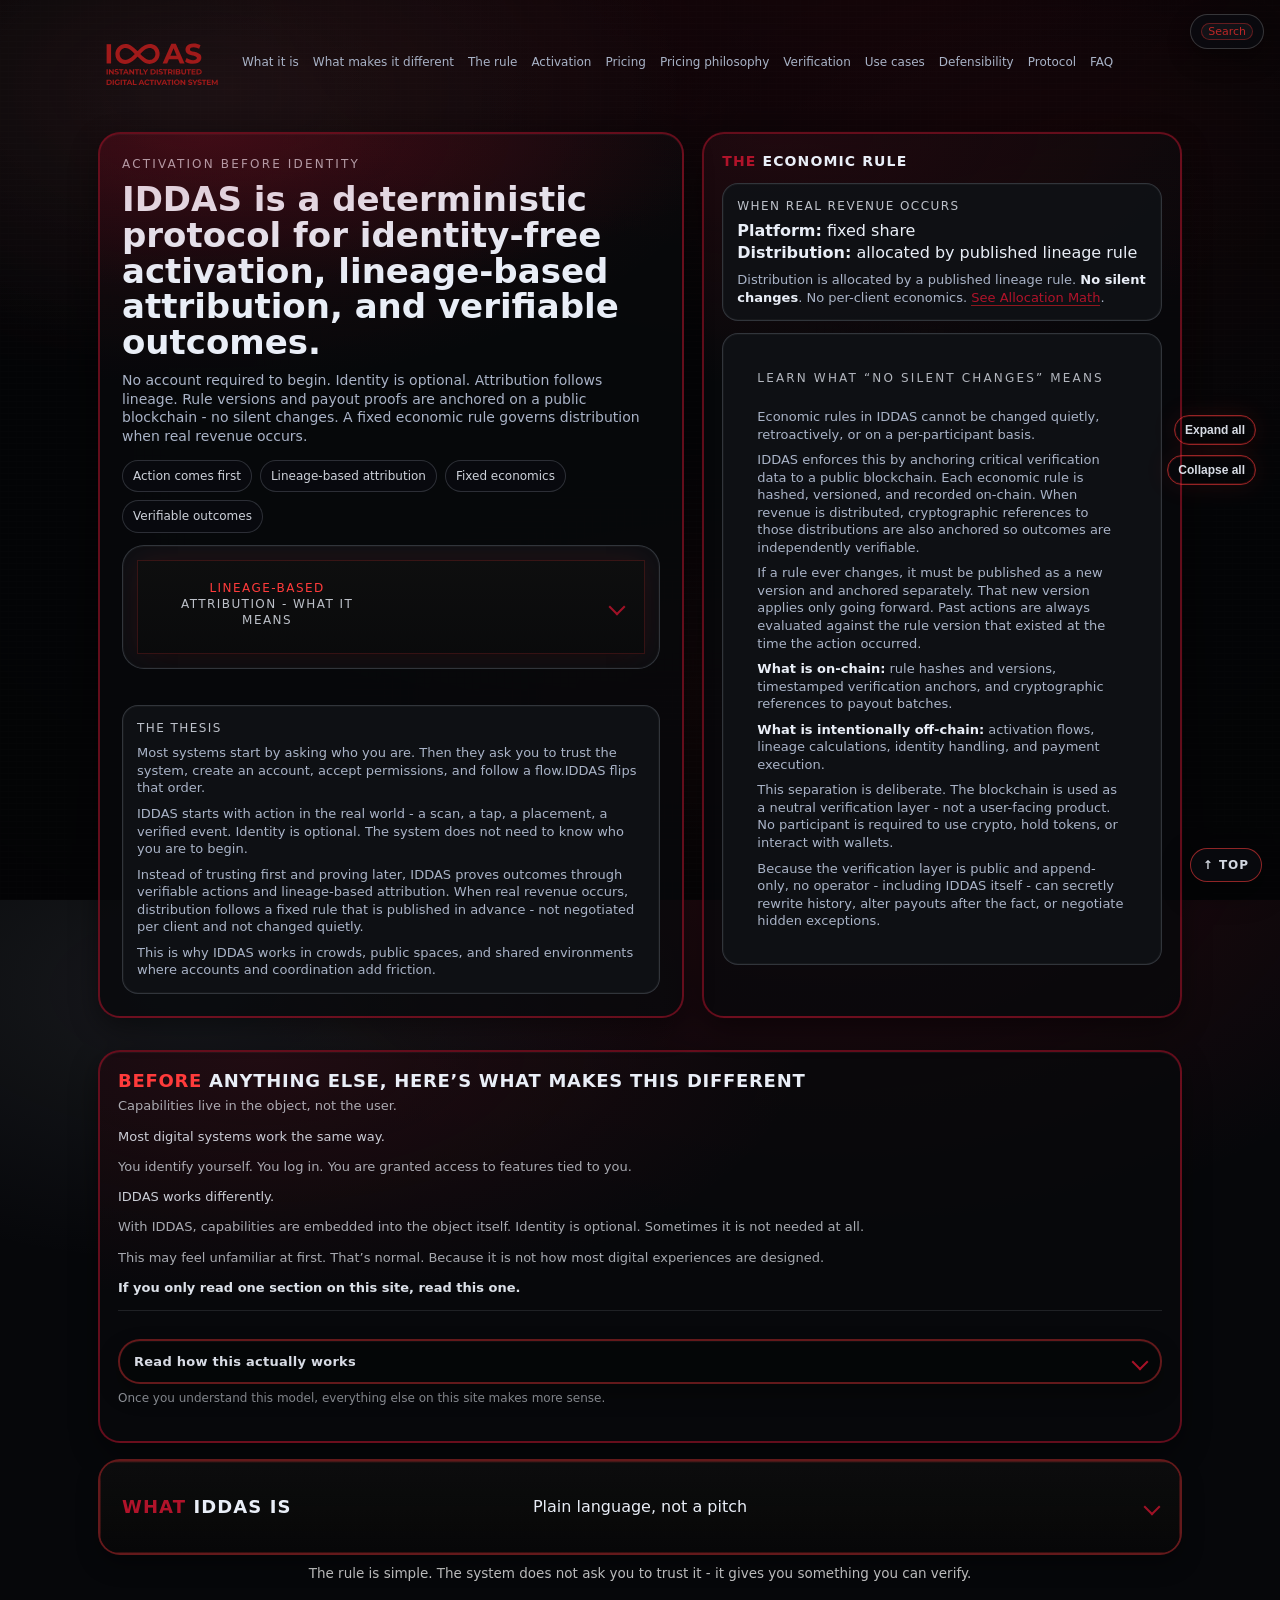
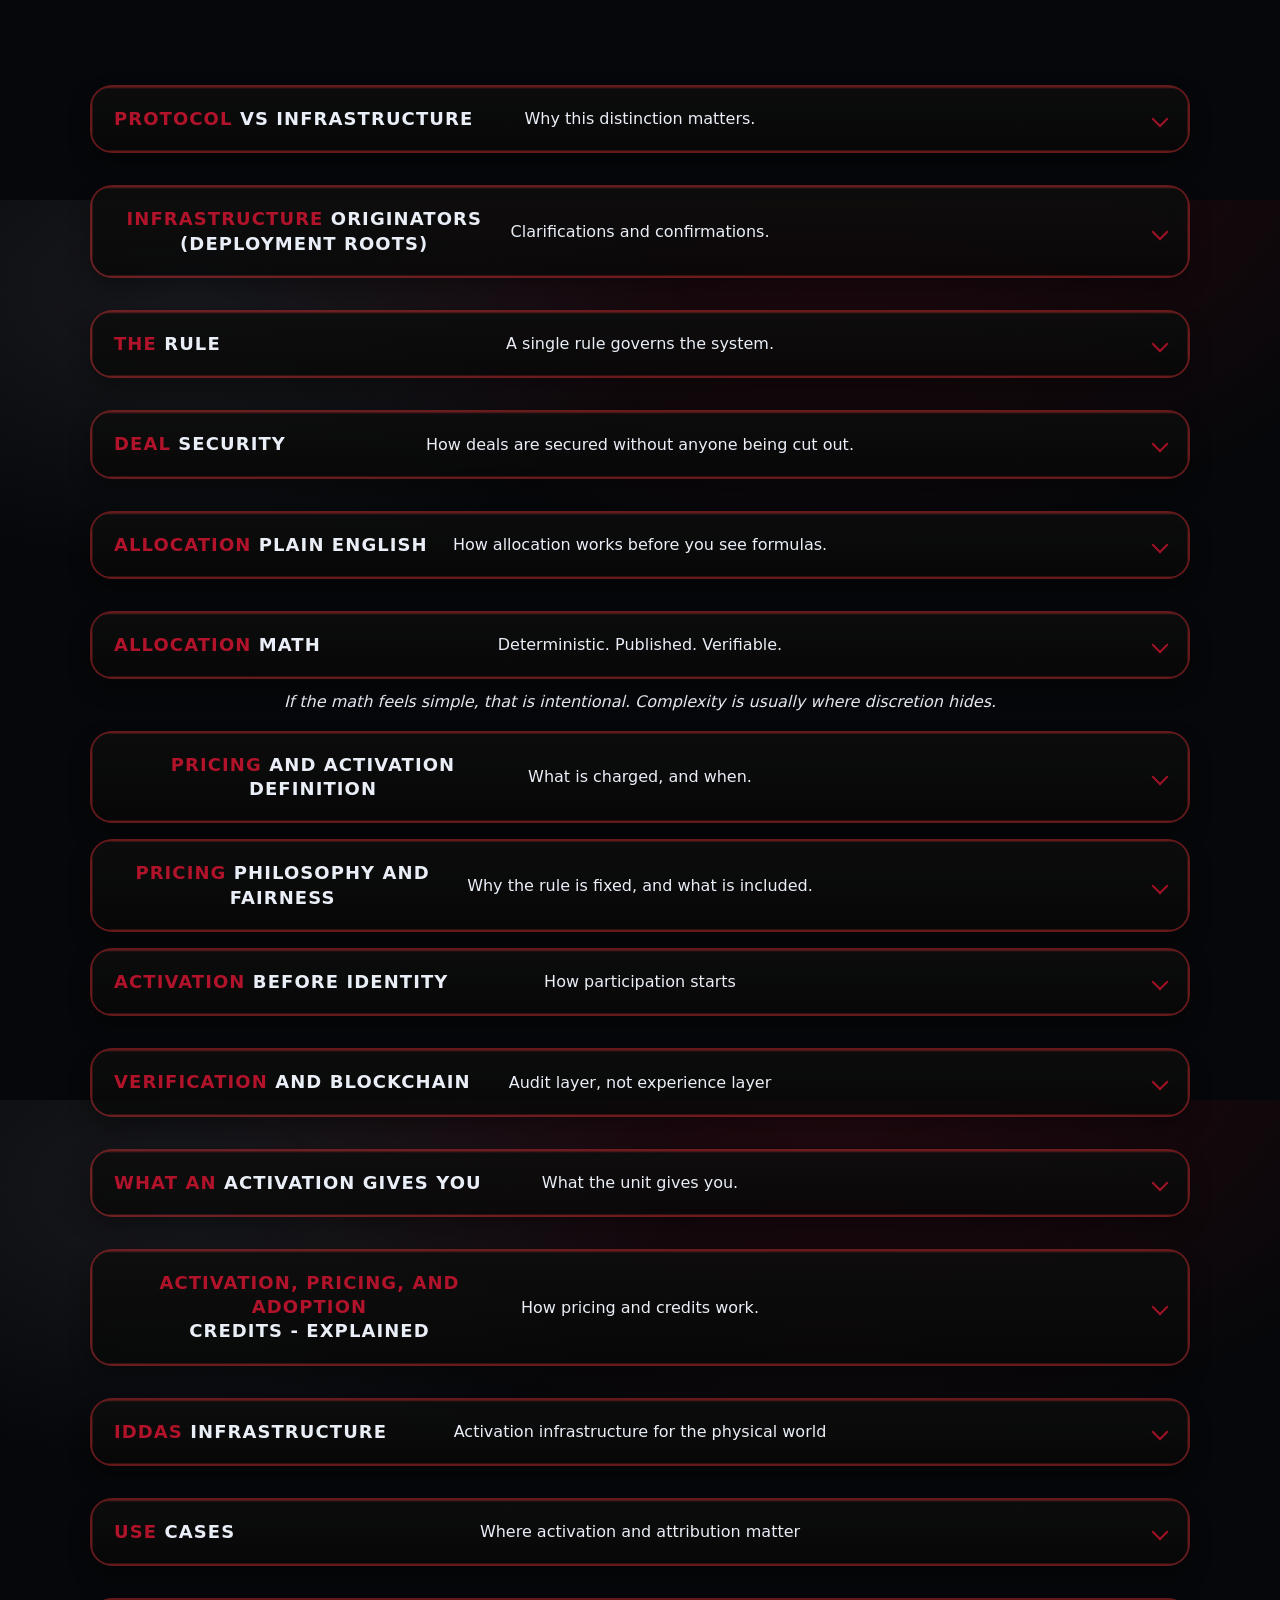
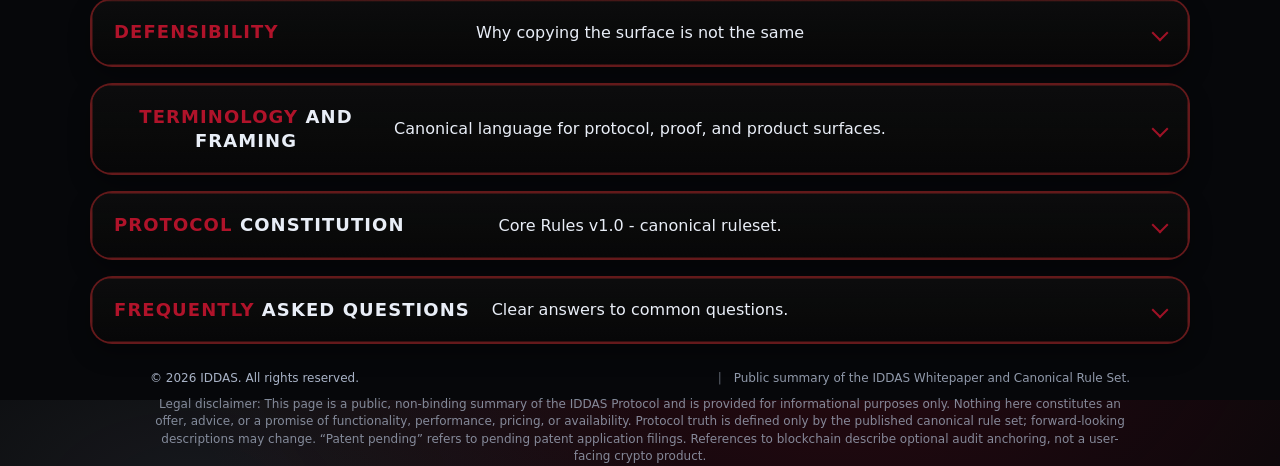
<file: html.html>
<!DOCTYPE html>

<html lang="en">
<head>
<meta charset="utf-8"/>
<meta content="width=device-width, initial-scale=1" name="viewport"/>
<title>IDDAS - Activation Before Identity</title>
<meta content="IDDAS is a verifiable rule for activation, attribution, and distribution. Action comes before identity. Outcomes are verifiable." name="description"/>
<style>
    :root{
      --accent: var(--red);

      --bg:#06070a;
      --panel:#0b0d12;
      --panel2:#0e1118;
      --text:#e9eef7;
      --muted:#a9b3c7;
      --silver:#aeb6c5;
      --silver2:#6f7686;
      --red:#b0132a; /* IDDAS red */
      --shadow: 0 18px 60px rgba(0,0,0,.55);
      --radius:18px;
      --radius2:22px;
      --max:1120px;
    }
    *{box-sizing:border-box}
    html,body{height:100%}
    body{
      margin:0;
      font-family: ui-sans-serif, system-ui, -apple-system, Segoe UI, Roboto, Helvetica, Arial, "Apple Color Emoji","Segoe UI Emoji";
      background: radial-gradient(1200px 800px at 65% -10%, rgba(176,19,42,.20), transparent 55%),
                  radial-gradient(900px 500px at 15% 10%, rgba(174,182,197,.10), transparent 55%),
                  var(--bg);
      color:var(--text);
      line-height:1.35;
    }
    a{color:inherit}
    .wrap{max-width:var(--max); margin:0 auto; padding:20px 18px 64px}

    /* top bar */
    .top{
  display:flex;
  align-items:center;
  justify-content:space-between;
  gap:16px;
  padding:10px 16px;
}

    .brand{display:flex; align-items:center; gap:10px; text-decoration:none; white-space:nowrap}
.brand img{width:22px; height:22px; display:block;}

    .mark{
      width:34px; height:34px; border-radius:10px;
      background: linear-gradient(180deg, rgba(176,19,42,.95), rgba(176,19,42,.55));
      box-shadow: 0 12px 30px rgba(176,19,42,.25);
      border:1px solid rgba(255,255,255,.10);
      position:relative;
    }
    .mark:after{
      content:""; position:absolute; inset:8px;
      border-radius:8px;
      border:1px solid rgba(255,255,255,.18);
    }
    .brand b{letter-spacing:.12em; font-size:12px}
    .nav{
  display:flex;
  align-items:center;
  justify-content:flex-end;
  gap:14px;
  flex-wrap:nowrap;
  overflow-x:auto;
  scrollbar-width:none;
}
.nav::-webkit-scrollbar{display:none;}
.nav a{
  white-space:nowrap;
}

.nav::-webkit-scrollbar{display:none}
    .nav a{font-size:12px; color:var(--muted); text-decoration:none}
    .nav a:hover{color:var(--text)}

    /* hero */
    .hero{
      padding:22px 0 18px;
      display:grid;
      grid-template-columns: 1.1fr .9fr;
      gap:18px;
      align-items:stretch;
    }
    @media (max-width: 920px){
      .hero{grid-template-columns:1fr}
    }
    .heroCard{
      background: linear-gradient(180deg, rgba(255,255,255,.035), rgba(255,255,255,.015));
      border:2px solid rgba(176,19,42,.55);
      border-radius: var(--radius2);
      padding:22px;
      /* subtle, engineered depth - no glow */
      box-shadow: inset 0 1px 0 rgba(255,255,255,.04), 0 10px 28px rgba(0,0,0,.45);
      position:relative;
      overflow:hidden;
    }
    .heroCard:before{
      content:""; position:absolute; inset:-2px;
      background: radial-gradient(900px 260px at 20% 0%, rgba(176,19,42,.22), transparent 60%);
      pointer-events:none;
    }
    .kicker{font-size:12px; letter-spacing:.18em; color:rgba(233,238,247,.75); text-transform:uppercase}
    h1{margin:10px 0 10px; font-size:34px; line-height:1.05}
    @media (max-width: 520px){h1{font-size:30px}}
    .sub{color:var(--muted); font-size:14px; margin:0 0 14px}

    .pillRow{display:flex; gap:8px; flex-wrap:wrap; margin-top:12px}
    .pill{
      font-size:12px; color:rgba(233,238,247,.88);
      border:1px solid rgba(174,182,197,.22);
      background: rgba(10,12,18,.65);
      padding:7px 10px; border-radius:999px;
    }

    .sideCard{
      background: linear-gradient(180deg, rgba(255,255,255,.02), rgba(255,255,255,.01));
      border:2px solid rgba(176,19,42,.55);
      border-radius: var(--radius2);
      padding:18px;
      /* subtle, engineered depth - no glow */
      box-shadow: inset 0 1px 0 rgba(255,255,255,.04), 0 10px 28px rgba(0,0,0,.45);
    }
    .sideCard h3{margin:0 0 10px; font-size:14px; letter-spacing:.08em; text-transform:uppercase}
    .rule{
      border-radius:16px;
      border:2px solid rgba(176,19,42,.55);
      background: rgba(6,7,10,.55);
      padding:14px;
      margin:12px 0 0;
      /* subtle, engineered depth - no glow */
      box-shadow: inset 0 1px 0 rgba(255,255,255,.04), 0 10px 28px rgba(0,0,0,.45);
    }
    .rule b{color:var(--text)}
    .rule p{margin:8px 0 0; color:var(--muted); font-size:13px}
    .rule .num{font-size:12px; color:rgba(233,238,247,.8); margin-bottom:6px; letter-spacing:.12em; text-transform:uppercase}

    /* --- IDDAS “Before Anything Else” section --- */
    .iddas-callout{
      margin: 14px 0 0;
      padding: 18px 18px;
      border: 1px solid rgba(174,182,197,.18);
      background: radial-gradient(900px 240px at 15% 0%, rgba(176,19,42,.14), transparent 62%), rgba(10,12,18,.55);
      border-radius: var(--radius2);
      box-shadow: 0 12px 40px rgba(0,0,0,.40);
    }
    .iddas-callout h2{
      margin: 0 0 6px;
      font-size: 18px; /* keep modest */
      letter-spacing: .04em;
      text-transform: uppercase;
      line-height: 1.2;
    }
    .iddas-callout .subtitle{
      margin: 0 0 12px;
      color: rgba(233,238,247,.70);
      font-size: 13px;
    }
    .iddas-callout p{
      margin: 0 0 10px;
      color: rgba(233,238,247,.86);
      line-height: 1.55;
      font-size: 13px;
    }
    .iddas-callout .quiet{color: rgba(233,238,247,.70)}
    .iddas-callout .strong{font-weight:700; color: rgba(233,238,247,.94)}

    .iddas-details{margin-top: 12px; border-top: 1px solid rgba(174,182,197,.14); padding-top: 12px}
    .iddas-details details{
      border: 1px solid rgba(174,182,197,.16);
      border-radius: 14px;
      background: rgba(0,0,0,.28);
      padding: 12px 14px;
    }
    .iddas-details summary{
      cursor: pointer;
      user-select: none;
      list-style: none;
      display: flex;
      align-items: center;
      justify-content: space-between;
      gap: 12px;
      font-weight: 650;
      color: rgba(233,238,247,.92);
      font-size: 13px;
      letter-spacing: .02em;
    }
    .iddas-details summary::-webkit-details-marker{display:none}
    .iddas-details summary .chev{
      width: 10px;
      height: 10px;
      border-right: 2px solid var(--red);
      border-bottom: 2px solid var(--red);
      transform: rotate(45deg);
      transition: transform 180ms ease;
      flex: 0 0 auto;
    }
    .iddas-details details[open] summary .chev{transform: rotate(225deg)}
    .iddas-details h3{
      margin: 14px 0 6px;
      font-size: 13px;
      letter-spacing: .06em;
      text-transform: uppercase;
      color: rgba(233,238,247,.92);
    }
    .iddas-details ul{
      margin: 6px 0 10px 18px;
      color: rgba(233,238,247,.78);
      line-height: 1.55;
      font-size: 13px;
    }
    .iddas-details li{margin: 5px 0}
    .iddas-transition{margin:6px 0 0; color: rgba(233,238,247,.62); font-size: 12px}

    

    /* use cases accordion */
    .usecases-details summary{
      cursor: pointer;
      list-style: none;
      display:flex;
      align-items:center;
      justify-content:flex-start;
      gap:12px;
      user-select:none;
    }
    .usecases-details summary::-webkit-details-marker{display:none}
    .usecases-details summary .title{
      font-size:13px;
      letter-spacing:.06em;
      text-transform:uppercase;
      font-weight:750;
      color: rgba(233,238,247,.92);
    }
    .usecases-details summary .chev{
      width: 10px;
      height: 10px;
      border-right: 2px solid var(--red);
      border-bottom: 2px solid var(--red);
      transform: rotate(45deg);
      transition: transform 180ms ease;
      flex: 0 0 auto;
      margin-top: 2px;
    }
    .usecases-details details[open] summary .chev{transform: rotate(225deg)}
    .usecases-details .usecaseBody{
      margin-top: 10px;
      padding: 14px 22px 18px 22px;
      box-sizing: border-box;
      color: rgba(233,238,247,.78);
      line-height: 1.55;
      font-size: 13px;
    }
    .usecases-details .usecaseBody p{margin: 8px 0}
    .usecases-details .usecaseBody ul{margin: 6px 0 10px 18px}
    .usecases-details .usecaseBody li{margin: 5px 0}
/* sections */
    section{margin-top:0}
    .sectionHead{
  display:flex;
  align-items:baseline;
  gap:10px;
  min-width:0;
}
    .sectionHead h2{margin:0; font-size:18px; letter-spacing:.06em; text-transform:uppercase}
    .sectionHead .hint{
  font-size:14px;
  opacity:.85;
  color:rgba(255,255,255,.72);
  text-align:center;
  justify-self:center;
  max-width: 520px;
  margin:0 auto;
}

    .grid{
      display:grid;
      grid-template-columns: repeat(12, 1fr);
      gap:12px;
    }
    .card{
      background: linear-gradient(180deg, rgba(255,255,255,.02), rgba(255,255,255,.01));
      border:2px solid rgba(176,19,42,.55);
      border-radius: var(--radius);
      padding:16px;
      /* subtle, engineered depth - no glow */
      box-shadow: inset 0 1px 0 rgba(255,255,255,.04), 0 10px 28px rgba(0,0,0,.45);
    }
    .card h3{
      margin:0 0 8px;
      font-size:13px;
      letter-spacing:.08em;
      text-transform:uppercase;
      color:rgba(233,238,247,.92);
    }
    .card p{margin:0; color:var(--muted); font-size:13px}
    .card ul{margin:10px 0 0; padding-left:18px; color:var(--muted); font-size:13px}
    .card li{margin:6px 0}

    .span-6{grid-column: span 6}
    .span-7{grid-column: span 7}
    .span-5{grid-column: span 5}
    .span-4{grid-column: span 4}
    .span-8{grid-column: span 8}
    .span-12{grid-column: span 12}
    @media (max-width: 920px){
      .span-6,.span-7,.span-5,.span-4,.span-8{grid-column: span 12}
    }

    .divider{height:1px; background:rgba(174,182,197,.16); margin:18px 0}

    .callout{
      border-radius: var(--radius);
      border:1px solid rgba(176,19,42,.35);
      background: radial-gradient(800px 200px at 25% 0%, rgba(176,19,42,.18), transparent 55%), rgba(10,12,18,.55);
      padding:16px;
    }
    .callout h3{margin:0 0 8px; font-size:13px; letter-spacing:.08em; text-transform:uppercase}
    .callout p{margin:0; color:var(--muted); font-size:13px}

    footer{margin-top:26px; color:var(--muted); font-size:12px}
    .footRow{display:flex; gap:12px; flex-wrap:wrap; align-items:center; justify-content:space-between}
    /* Footer centering fix */
    .footRow{justify-content:center; text-align:center; max-width:980px; margin:0 auto}
    .footRow > div{display:flex; justify-content:center; width:auto}
    .footRow > div:first-child{display:block}
    .footDisclaimer{margin-left:auto; margin-right:auto; text-align:center}


    /* small red accent for headings */
    .accent{color:var(--red)}
  

/* Defensibility accordions */
#defense details.defenseDetails { width: 100%; }
#defense summary.defenseSummary { list-style: none; cursor: pointer; }
#defense summary.defenseSummary::-webkit-details-marker { display: none; }
#defense summary.defenseSummary h3 { margin: 0 0 6px 0; }
#defense summary.defenseSummary p { margin: 0; }
#defense .defenseBody { margin-top: 12px; }
#defense .defenseBody ul { margin: 10px 0 0 18px; }

#defense summary.defenseSummary { position: relative; padding-right: 40px; }
#defense summary.defenseSummary .chev{
  position:absolute;
  right:16px;
  top:18px;
  width:10px;
  height:10px;
  border-right: 2px solid var(--red);
  border-bottom: 2px solid var(--red);
  transform: rotate(45deg);
  transition: transform 180ms ease;
  opacity:.95;
}
#defense details[open] summary .chev{ transform: rotate(225deg); }



/* Global accordion standardization */
details.siteAccordion { margin-top: 16px; }
.siteAccordion{ position: relative; }
/* Primary accordion container - subtle machined panel treatment */
details.siteAccordion{
  border:2px solid rgba(176,19,42,.55);
  border-radius: 22px;
  background: rgba(0,0,0,.18);
  box-shadow: inset 0 1px 0 rgba(255,255,255,.04), 0 10px 28px rgba(0,0,0,.45);
  overflow:hidden;
}

.sectionGrid > section > details.siteAccordion::before,
#what > details.siteAccordion::before{

  content:"";
  position:absolute;
  left:0; right:0; top:0;
  height:2px;
  background: rgba(255, 60, 60, 0.55);
  border-radius: 20px 20px 0 0;
  pointer-events:none;
}
details.siteAccordion > summary { cursor: pointer; }
details.siteAccordion > summary::-webkit-details-marker { display: none; }
details.siteAccordion > summary { list-style: none; }

/* Standard chevron on the right for all collapsible summaries */
details summary { cursor: pointer; }
details summary::-webkit-details-marker { display: none; }
details summary { list-style: none; display:flex; align-items:center; gap:14px; }
details summary::after{
  content:"";
  width:10px;
  height:10px;
  border-right:2px solid var(--red);
  border-bottom:2px solid var(--red);
  transform: rotate(45deg);
  margin-left:auto;
  transition: transform 180ms ease, opacity 180ms ease;
  opacity: 0.9;
}
details[open] > summary::after{
  transform: rotate(225deg);
}
details summary .chev { display:none !important; }

/* Body spacing for section-level accordions */
.siteAccordionBody{
  padding: 18px 22px 22px 22px;
  box-sizing: border-box;
}



/* Interstitial note between accordions (centered, subtle, no box) */
.betweenNote{
  text-align: center;
  max-width: 920px;
  margin: 8px auto 22px auto;
  padding: 0 18px;
  color: rgba(255,255,255,0.78);
  font-size: 13.5px;
  line-height: 1.5;
}

/* Subsection headers inside accordion bodies - match protocol style (red, not bold) */
.siteAccordionBody p > b:only-child,
.siteAccordionBody p > strong:only-child,
.siteAccordionBody p > b:first-child:last-child,
.siteAccordionBody p > strong:first-child:last-child{
  font-weight: 400 !important;
  color: var(--accent) !important;
  letter-spacing: 0.2px;
}

/* Also catch common patterns where a bold label is the first element in a paragraph */
.siteAccordionBody p > b:first-child,
.siteAccordionBody p > strong:first-child{
  font-weight: 400;
}

/* Typography normalization - ensure consistent body text sizing and tone across accordions */
.siteAccordionBody{
  font-size:13px;
  line-height:1.55;
  color: rgba(233,238,247,.86);
}
.siteAccordionBody p{margin: 0 0 10px;}
.siteAccordionBody ul{margin: 6px 0 10px 18px; padding-left:18px;}
.siteAccordionBody li{margin: 6px 0;}
.siteAccordionBody b{color: rgba(233,238,247,.92);}



/* Layout polish for global accordions */
.wrap{padding-left:18px;padding-right:18px;}
@media (max-width: 720px){.wrap{padding-left:14px;padding-right:14px;}}
.siteAccordionSummary{
  list-style:none;
  cursor:pointer;
  padding:20px 22px;
  display:grid;
  grid-template-columns: auto 1fr auto;
  align-items:center;
  gap:16px;
  position:relative;
}
.siteAccordionSummary::after{
  content:"";
  width:10px;
  height:10px;
  border-right:2px solid rgba(255,255,255,.65);
  border-bottom:2px solid rgba(255,255,255,.65);
  transform: rotate(45deg);
  justify-self:end;
  transition: transform .2s ease, opacity .2s ease;
  opacity:.9;
}
.siteAccordion[open] > .siteAccordionSummary::after{
  transform: rotate(-135deg);
  opacity:1;
}
/* Ensure the hero intro accordion uses the same red chevron */
#lineage-attribution.siteAccordion > .siteAccordionSummary::after{
  border-right:2px solid var(--red);
  border-bottom:2px solid var(--red);
}

.siteAccordionSummary::after{
  margin-left:0;
  grid-column:3;
  justify-self:end;
}


    .accent-word{ color: var(--accent); }

  
/* Two-column layout for main section accordions (closed state), with full-width expansion when opened */
.sectionGrid{
  max-width: 1100px;
  margin: 0 auto;
  display: grid;
  grid-template-columns: repeat(2, minmax(0, 1fr));
  gap: 16px;
}
.sectionGrid > section{ margin: 0; }
.sectionGrid > section.spanAll{ grid-column: 1 / -1; }
@media (max-width: 900px){
  .sectionGrid{ grid-template-columns: 1fr; }
}

/* Floating Expand/Collapse control - fixed center-right */
#accordionControls.floatingControls{
  position: fixed !important;
  top: 50% !important;
  right: 24px !important;
  transform: translateY(-50%) !important;
  z-index: 9999 !important;
  display: flex !important;
  flex-direction: column !important;
  gap: 10px !important;
  align-items: flex-end !important;
  justify-content: center !important;
  margin: 0 !important;
  pointer-events: auto !important;
}
#accordionControls.floatingControls .pillButton{
  white-space: nowrap;
}


  /* Diagram inserts - constrained and centered */
  .iddas-diagram{
    display:block;
    width:100%;
    max-width:560px; /* ~50-60% of full content width on desktop */
    height:auto;
    margin:18px auto 22px auto;
    border-radius:14px;
  }


/* Center accordion headers (bottom sections were drifting left) */

/* FINAL CENTERING FIXES (allocation note + footer) */

/* Allocation math helper line - true center */
.allocationNote{
  max-width: var(--wrap);
  margin: 0 auto;
  text-align: center;
}

/* Footer centering */
.siteFooter{
  display:flex;
  justify-content:center;
}

.siteFooter .footerInner{
  max-width: var(--wrap);
  width:100%;
  margin: 0 auto;
  display:grid;
  grid-template-columns: 1fr 1fr;
  align-items:center;
}

.siteFooter .footerRight{
  text-align:right;
}

@media (max-width: 800px){
  .siteFooter .footerInner{
    grid-template-columns: 1fr;
    text-align:center;
  }
  .siteFooter .footerRight{
    text-align:center;
    margin-top:10px;
  }
}


/* Back to top button (restored) */
.backToTop{
  position: fixed;
  right: 18px;
  bottom: 18px;
  padding: 8px 12px;
  font-size: 12px;
  letter-spacing: .08em;
  text-transform: uppercase;
  color: rgba(233,238,247,.9);
  background: rgba(10,12,18,.7);
  border: 1px solid rgba(174,182,197,.25);
  border-radius: 999px;
  text-decoration: none;
  box-shadow: 0 10px 30px rgba(0,0,0,.45);
  z-index: 9999;
}
.backToTop:hover{
  color: #fff;
  border-color: rgba(176,19,42,.6);
}



    /* v61 - normalize top containers to match machined panel treatment */
    .heroCard,
    .sideCard,
    .iddas-callout{
      border: 2px solid rgba(176,19,42,.55) !important;
      background: radial-gradient(900px 420px at 15% 0%, rgba(176,19,42,.14), transparent 60%), rgba(8,9,12,.78) !important;
      box-shadow: 0 0 0 1px rgba(176,19,42,.04), 0 10px 28px rgba(0,0,0,.45) !important;
    }

    /* v71 - tone down inner boxes: keep outer panels machined/red, make inner cards neutral */
    .heroCard .rule,
    .sideCard .rule,
    .heroCard details.rule.siteAccordion{
      border: 1px solid rgba(174,182,197,.22) !important;
      background: rgba(16,18,22,.92) !important;
      box-shadow: inset 0 0 0 1px rgba(255,255,255,.03) !important;
    }
    .heroCard .rule h3,
    .sideCard .rule h3{
      color: rgba(236,240,245,.92) !important;
    }



/* FAQ readability + hierarchy (questions red, not bold) */
.siteAccordion[data-section="faq"] .faqGrid{
  display:grid;
  grid-template-columns:repeat(2, minmax(0, 1fr));
  gap:26px;
}
@media (max-width: 860px){
  .siteAccordion[data-section="faq"] .faqGrid{ grid-template-columns: 1fr; }
}
.siteAccordion[data-section="faq"] .faqItem{
  break-inside: avoid;
  padding-top:14px;
  border-top:1px solid rgba(255, 0, 0, 0.22);
}
.siteAccordion[data-section="faq"] .faqItem:first-child{
  border-top:0;
  padding-top:0;
}
.siteAccordion[data-section="faq"] .faqQ{
  color: var(--accent, #ff2b2b);
  font-weight:400;
  margin:0 0 8px 0;
}
.siteAccordion[data-section="faq"] .faqA p{
  margin:0 0 10px 0;
}

/* FAQ accordion behavior (questions visible, answers collapsed by default) */
.siteAccordion[data-section="faq"] details.faqItem{ margin:0; }
.siteAccordion[data-section="faq"] summary.faqQ{ cursor:pointer; list-style:none; }
.siteAccordion[data-section="faq"] summary.faqQ::-webkit-details-marker{ display:none; }
.siteAccordion[data-section="faq"] details.faqItem[open] summary.faqQ{ margin-bottom:8px; }
.siteAccordion[data-section="faq"] .faqA ul{
  margin:6px 0 10px 18px;
  padding:0;
}
.siteAccordion[data-section="faq"] .faqA li{
  margin:0 0 6px 0;
}


/* Protocol Constitution (embedded) */
.protoWrap{
  background:#000;
  color:var(--text);
  border:1.5px solid rgba(255,255,255,.18);
  border-radius:14px;
  padding:16px;
}
.protoScroll{
  max-height:70vh;
  overflow:auto;
  padding-right:6px;
}
.protoTitle{ color:var(--accent); font-size:28px; line-height:1.15; margin:6px 0 4px; }
.protoSubTitle{ color:var(--text); font-size:18px; margin:0 0 8px; opacity:.92; }
.protoMeta{ color:var(--muted); font-size:14px; margin:0 0 14px; }

.protoH{ color:var(--accent); font-weight:400; margin:18px 0 8px; }
.protoH1{ font-size:20px; }
.protoH2{ font-size:18px; opacity:.98; }
.protoH3{ font-size:16px; opacity:.96; }
.protoH4{ font-size:15px; opacity:.94; }
.protoH5{ font-size:14px; opacity:.92; }

.protoWrap p{ margin:8px 0; color:var(--text); opacity:.92; }
.protoList{ margin:8px 0 10px 22px; }
.protoList li{ margin:6px 0; color:var(--text); opacity:.92; }


.protoLayout{
  display:flex;
  gap:16px;
}
.protoNav{
  width:220px;
  flex:0 0 220px;
  position:sticky;
  top:12px;
  align-self:flex-start;
  z-index:30; /* keep toggle visible above protocol copy */
  max-height:70vh;
  overflow:auto;
  background:#000;
  border:1px solid rgba(255,255,255,.12);
  border-radius:12px;
  padding:10px;
}
.protoNavTitle{
  color:var(--muted);
  font-size:12px;
  letter-spacing:.02em;
  margin:0 0 10px 0;
}
.protoNav a{
  display:block;
  color:var(--text);
  text-decoration:none;
  opacity:.92;
  border:1px solid rgba(255, 0, 0, 0.22);
  border-radius:10px;
  padding:10px 12px;
  margin:0 0 8px 0;
  line-height:1.2;
}
.protoNav a:hover{ opacity:1; }
.protoNav a.isActive{
  border-color: rgba(255, 0, 0, 0.55);
  box-shadow: 0 0 0 1px rgba(255, 0, 0, 0.18) inset;
}
.protoMain{ flex:1; min-width:0; }

@media (max-width: 900px){
  .protoLayout{ flex-direction:column; }
  .protoNav{
    width:100%;
    flex:1 1 auto;
    position:sticky;
    top:0;
    z-index:6;
    max-height:none;
    overflow:visible;
  }
  .protoNavLinks{
    display:flex;
    gap:8px;
    flex-wrap:wrap;
  }
  .protoNav a{
    display:inline-block;
    margin:0;
    padding:10px 12px;
  }
}


/* Subsection navigation (hover-expand per chapter) */
.protoNav .protoSubnav{
  display:none;
  margin:6px 0 12px 12px;
  padding-left:10px;
  border-left:1px solid rgba(255,255,255,.14);
}
.protoNav .protoSubnav a{
  display:block;
  padding:6px 10px;
  margin:2px 0;
  border-radius:10px;
  text-decoration:none;
  color:var(--text);
  font-size:12.5px;
  opacity:.92;
  background:rgba(255,255,255,.04);
}
.protoNav .protoSubnav a:hover{ background:rgba(255,255,255,.07); }
.protoNav .protoSubnav a.isSubActive{ outline:1px solid rgba(198,40,40,.55); }

.protoNavLinks a:hover + .protoSubnav,
.protoNavLinks a:focus + .protoSubnav,
.protoNav .protoSubnav:hover,
.protoNav .protoSubnav.pinOpen{
  display:block;
}



/* v75 - normalize spacing so gaps match across accordions (fix WHAT IDDAS IS spacing) */
#what > details.siteAccordion{ margin-top: 16px !important; } /* restore standard accordion spacing */
#accordionControls{ margin: 0 0 8px !important; } /* tight, consistent controls spacing */
.iddas-transition{ margin: 6px 0 16px !important; } /* ensure consistent gap above WHAT IDDAS IS */
.sectionGrid{ margin-top: 0 !important; } /* avoid extra gap before next grid section */
.sectionGrid > section:first-child > details.siteAccordion{ margin-top: 16px !important; } /* keep standard within grid */

/* v76 - make WHAT IDDAS IS header taller to visually absorb remaining gap (no structural changes) */
#what > details.siteAccordion > summary.siteAccordionSummary{
  padding-top: 34px !important;
  padding-bottom: 34px !important;
}
/* keep hint text centered vertically within the taller header */
#what > details.siteAccordion > summary.siteAccordionSummary .hint{
  align-self:center;
}



/* v74 - Protocol full-view (read mode) */
.protoTopBar{
  display:flex;
  justify-content:flex-end;
  align-items:center;
  gap:10px;
  margin: 0 0 10px 0;
}
.protoFullBtn{
  cursor:pointer;
  padding: 8px 12px;
  border-radius: 999px;
  border: 1px solid rgba(255,255,255,.22);
  background: rgba(0,0,0,.35);
  color: rgba(233,238,247,.90);
  font-size: 12px;
  letter-spacing: .06em;
  text-transform: uppercase;
}
.protoFullBtn:hover{
  border-color: rgba(176,19,42,.55);
  color:#fff;
}
.protoBackdrop{
  position: fixed;
  inset: 0;
  background: rgba(0,0,0,.78);
  backdrop-filter: blur(2px);
  z-index: 9998;
  display:none;
}
.protoBackdrop.isOn{ display:block; }
.protoWrap.isFull{
  position: fixed !important;
  top: 4vh !important;
  left: 4vw !important;
  right: 4vw !important;
  bottom: 4vh !important;
  width: auto !important;
  max-width: none !important;
  height: auto !important;
  max-height: none !important;
  overflow: auto !important; /* critical: allow scrolling in full view */
  z-index: 9999 !important;
  border: 2px solid rgba(176,19,42,.55) !important;
  box-shadow: 0 24px 80px rgba(0,0,0,.70) !important;
}
body.protoNoScroll{ overflow: hidden !important; }

/* Full View + Reader Mode: keep the toggle reachable and not overlapped by the title */
.protoWrap.isFull .protoLayout.proto-nav-hidden #jumpNavToggle{
  position:fixed;
  left:32px;
  top:92px;
  width:auto;
  z-index:999;
}

/* V80 - Fix Use cases intro + grid indentation (they were outside .siteAccordionBody) */
#usecases details.siteAccordion > p.sub{
  padding-left: 22px;
  padding-right: 22px;
  box-sizing: border-box;
  margin-top: 0;
}
#usecases details.siteAccordion > .grid.usecases-details{
  padding-left: 22px;
  padding-right: 22px;
  box-sizing: border-box;
}

.step-header-red {
  color: #e33;
  font-weight: 400;
  margin-top: 1.2em;
  margin-bottom: 0.4em;
}


.protoNavLinks a.protoManualSub{
  margin-left: 10px;
  font-size: 14px;
  opacity: .92;
  border-left: 2px solid rgba(198,40,40,.45);
  padding-left: 10px;
  margin-top: 6px;
  margin-bottom: 6px;
}
.protoNavLinks a.protoManualSub:hover{
  background: rgba(255,255,255,.07);
}


/* Mid-page centered note (no box) */
.midnote{
  background: transparent !important;
  border: none !important;
  box-shadow: none !important;
  padding: 0 !important;
  margin: 12px 0 18px 0;
}
.midnote p{
  margin: 0;
}

/* Guided Start overla

<!-- Guided Start overlay (v93) -->
<div id="iddasGuidedStartOverlay" role="dialog" aria-modal="true" aria-label="Guided start">
  <div class="gs-card">
    <div class="gs-top">
      <div>
        <h2 class="gs-title">Welcome to IDDAS</h2>
        <p class="gs-sub">Choose a starting point. This guide appears once per device and does not change any site content.</p>
      </div>
      <a class="gs-skip" href="#" id="iddasGuidedStartSkip">Skip</a>
    </div>

    <div class="gs-grid" role="group" aria-label="Start options">
      <button class="gs-btn" type="button" data-gs-target="rule">
        Start with the rule
        <small>Understand the single governing split first.</small>
      </button>
      <button class="gs-btn" type="button" data-gs-target="allocation-math">
        Jump to allocation math
        <small>See the deterministic model and examples.</small>
      </button>
      <button class="gs-btn" type="button" data-gs-target="protocol-constitution">
        Open the protocol constitution
        <small>Review the canonical ruleset in one place.</small>
      </button>
    </div>

    <div class="gs-foot">Tip: Use the “Expand all” control on the right when you want to read the page as a continuous document.</div>
  </div>
</div>

y (v93) */
#iddasGuidedStartOverlay{
  position: fixed;
  inset: 0;
  z-index: 99999;
  display: none;
  align-items: center;
  justify-content: center;
  padding: 16px;
  background: rgba(0,0,0,0.82);
  backdrop-filter: blur(6px);
}
#iddasGuidedStartOverlay.is-visible{ display:flex; }
#iddasGuidedStartOverlay .gs-card{
  width: min(920px, 100%);
  border-radius: 18px;
  border: 1px solid rgba(255,64,64,0.45);
  background: rgba(10,10,10,0.92);
  box-shadow: 0 20px 60px rgba(0,0,0,0.55);
  padding: 18px 18px 16px;
}
#iddasGuidedStartOverlay .gs-top{
  display:flex;
  align-items:flex-start;
  justify-content: space-between;
  gap: 12px;
}
#iddasGuidedStartOverlay .gs-title{
  font-size: 20px;
  font-weight: 600;
  margin: 0 0 6px 0;
  color: #ffffff;
}
#iddasGuidedStartOverlay .gs-sub{
  margin: 0;
  color: rgba(255,255,255,0.78);
  line-height: 1.45;
  font-size: 14px;
}
#iddasGuidedStartOverlay .gs-skip{
  font-size: 13px;
  color: rgba(255,255,255,0.72);
  text-decoration: none;
  border-bottom: 1px solid transparent;
  white-space: nowrap;
  margin-top: 4px;
}
#iddasGuidedStartOverlay .gs-skip:hover{ border-bottom-color: rgba(255,255,255,0.35); }
#iddasGuidedStartOverlay .gs-grid{
  display:grid;
  grid-template-columns: repeat(3, minmax(0,1fr));
  gap: 10px;
  margin-top: 14px;
}
#iddasGuidedStartOverlay .gs-btn{
  width: 100%;
  border-radius: 14px;
  padding: 12px 12px;
  border: 1px solid rgba(255,64,64,0.55);
  background: rgba(0,0,0,0.45);
  color: #fff;
  font-size: 14px;
  font-weight: 600;
  cursor: pointer;
}
#iddasGuidedStartOverlay .gs-btn:hover{ background: rgba(255,64,64,0.10); }
#iddasGuidedStartOverlay .gs-btn small{
  display:block;
  margin-top: 6px;
  font-weight: 500;
  color: rgba(255,255,255,0.74);
  line-height: 1.35;
}
#iddasGuidedStartOverlay .gs-foot{
  margin-top: 12px;
  color: rgba(255,255,255,0.62);
  font-size: 12px;
  line-height: 1.4;
}
@media (max-width: 780px){
  #iddasGuidedStartOverlay .gs-grid{ grid-template-columns: 1fr; }
  #iddasGuidedStartOverlay .gs-title{ font-size: 18px; }
}


.search-ping{ outline: 2px solid rgba(198,40,40,.55); outline-offset: 6px; border-radius: 10px; transition: outline-color .2s ease; }



/* =========================================================
   V104 - Visual facelift (no copy/layout changes)
   - Subtle depth + glow, clearer interactive affordances
   - Safer: overrides only (does not remove existing rules)
   ========================================================= */

:root{
  --accent: #ff3b3b;
  --accent-deep: #b10a1f;
  --stroke: rgba(255,59,59,.35);
  --stroke-strong: rgba(255,59,59,.58);
  --panel: rgba(10,10,10,.70);
  --panel-2: rgba(14,14,14,.82);
  --glow-soft: 0 0 0 1px rgba(255,59,59,.18) inset, 0 0 26px rgba(255,59,59,.10);
  --glow-strong: 0 0 0 1px rgba(255,59,59,.28) inset, 0 0 34px rgba(255,59,59,.16);
}

body{
  position: relative;
  isolation: isolate;
}

/* Subtle background texture (CSS-only, no assets) */
body::before{
  content:"";
  position: fixed;
  inset: 0;
  z-index: -1;
  pointer-events: none;
  opacity: .55;
  background:
    radial-gradient(900px 520px at 18% 10%, rgba(255,59,59,.12), transparent 60%),
    radial-gradient(820px 520px at 85% 25%, rgba(255,59,59,.08), transparent 58%),
    radial-gradient(740px 460px at 55% 78%, rgba(255,59,59,.10), transparent 62%),
    radial-gradient(1200px 700px at 50% 50%, rgba(0,0,0,.55), rgba(0,0,0,.85));
}

body::after{
  content:"";
  position: fixed;
  inset: 0;
  z-index: -1;
  pointer-events: none;
  opacity: .10;
  background:
    repeating-linear-gradient(0deg, rgba(255,255,255,.06) 0, rgba(255,255,255,.06) 1px, transparent 1px, transparent 6px),
    repeating-linear-gradient(90deg, rgba(255,255,255,.04) 0, rgba(255,255,255,.04) 1px, transparent 1px, transparent 8px);
  mix-blend-mode: overlay;
}

/* Make primary accordions feel more "premium" without changing structure */
.siteAccordionSummary{
  border-color: var(--stroke-strong) !important;
  background: linear-gradient(180deg, rgba(14,14,14,.88), rgba(8,8,8,.72)) !important;
  box-shadow: var(--glow-soft), 0 18px 44px rgba(0,0,0,.42) !important;
  transition: transform .12s ease, box-shadow .12s ease, border-color .12s ease, background .12s ease;
}

.siteAccordionSummary:hover{
  border-color: rgba(255,59,59,.72) !important;
  box-shadow: var(--glow-strong), 0 22px 54px rgba(0,0,0,.48) !important;
  transform: translateY(-1px);
}

.siteAccordion[open] > .siteAccordionSummary{
  border-color: rgba(255,59,59,.78) !important;
  background: linear-gradient(180deg, rgba(22,10,12,.92), rgba(8,8,8,.72)) !important;
  box-shadow: var(--glow-strong), 0 24px 64px rgba(0,0,0,.55) !important;
}

/* Buttons: Expand/Collapse/Top */
#accordionControls button,
#accordionControls a,
.topButton,
#topBtn,
button,
a.buttonLike{
  border-color: var(--stroke-strong) !important;
  box-shadow: var(--glow-soft) !important;
  transition: transform .12s ease, box-shadow .12s ease, border-color .12s ease, background .12s ease;
}

#accordionControls button:hover,
#accordionControls a:hover,
.topButton:hover,
#topBtn:hover{
  border-color: rgba(255,59,59,.78) !important;
  box-shadow: var(--glow-strong) !important;
  transform: translateY(-1px);
}

/* Keyboard focus - subtle but visible */
.siteAccordionSummary:focus,
.siteAccordionSummary:focus-visible,
#accordionControls button:focus-visible,
#accordionControls a:focus-visible,
.topButton:focus-visible,
#topBtn:focus-visible,
a:focus-visible,
button:focus-visible,
input:focus-visible{
  outline: 2px solid rgba(255,59,59,.35);
  outline-offset: 3px;
}

/* Scrollbars - scoped but safe */
*::-webkit-scrollbar{ width: 10px; height: 10px; }
*::-webkit-scrollbar-track{ background: rgba(255,255,255,.04); border-radius: 10px; }
*::-webkit-scrollbar-thumb{
  background: linear-gradient(180deg, rgba(255,59,59,.35), rgba(255,59,59,.18));
  border-radius: 10px;
  border: 2px solid rgba(0,0,0,.55);
}
*::-webkit-scrollbar-thumb:hover{
  background: linear-gradient(180deg, rgba(255,59,59,.48), rgba(255,59,59,.22));
}

/* Search modal presence: keep it visually prominent */
#universalSearchModal .searchBox,
#universalSearchModal input{
  box-shadow: var(--glow-strong), 0 24px 70px rgba(0,0,0,.60) !important;
  border-color: rgba(255,59,59,.70) !important;
}


/* Reader mode: hide Jump-to navigation and expand content */
#utilityBar .util-btn{ min-width: 0; flex:1; }
}


/* Jump-to toggle + restore */
/* Jump-to toggle button (reader mode) */
#jumpNavToggle{
  width:100%;
  box-sizing:border-box;
  display:flex;
  align-items:center;
  justify-content:space-between;
  gap:10px;
  padding:12px 14px !important;
  appearance:none !important;
  -webkit-appearance:none !important;
  background-color: rgba(0,0,0,0.55) !important;
  background-image: none !important;

  margin:10px 0 14px 0 !important;
  border-radius:12px !important;
  border:1px solid rgba(255,0,0,0.35) !important;
  background:rgba(0,0,0,0.55) !important;
  color:#eaeaea !important;
  font:600 14px/1.1 Inter, system-ui, -apple-system, BlinkMacSystemFont, "Segoe UI", sans-serif !important;
  cursor:pointer;
  user-select:none;
  appearance:none;
  -webkit-appearance:none;
  outline:none;
}
#jumpNavToggle::after{
  content:"";
  width:10px;
  height:10px;
  border-radius:999px;
  background:var(--red);
  box-shadow:0 0 10px rgba(255,0,0,0.35);
  flex:0 0 auto;
}
#jumpNavToggle:hover{
  border-color:rgba(255,0,0,0.55) !important;
  background:rgba(0,0,0,0.7) !important;
}
.protoNav, .protoNavLinks{
  overflow-x:hidden;
}
#jumpNavToggle:focus{
  outline:none;
}
#jumpNavToggle:focus-visible{
  box-shadow: 0 0 0 3px rgba(255,80,80,0.22), 0 6px 18px rgba(0,0,0,0.35);
}

#jumpNavToggle:active{transform:translateY(1px);}
/* Protocol reader mode: hide Jump-to column, expand reading area */
.protoLayout.proto-nav-hidden{ gap:0; }
.protoLayout.proto-nav-hidden .protoNav{
  flex:0 0 72px;
  min-width:72px;
  max-width:72px;
  padding:12px 10px;
  overflow:hidden; /* remove scrollbar in hidden mode */
  max-height:none;
}
.protoLayout.proto-nav-hidden .protoNavTitle,
.protoLayout.proto-nav-hidden .protoNavLinks{
  display:none;
}
.protoLayout.proto-nav-hidden .protoMain{ width:100%; max-width:100%; }

#jumpNavToggle:hover{ border-color: rgba(198,40,40,.6); }


.jumpNavToggleBtn{
  background: rgba(0,0,0,0.55) !important;
  color:#eaeaea !important;
  border:1px solid rgba(255,0,0,0.35) !important;
  border-radius:12px !important;
  box-shadow: 0 10px 35px rgba(0,0,0,0.55) !important;
}
.jumpNavToggleBtn:hover{
  background: rgba(0,0,0,0.72) !important;
}


/* Reader mode: hide chapter nav and expand content */
body.nav-hidden .chapter-nav{ display:none !important; }
body.nav-hidden .wrapper{ max-width: 1200px !important; justify-content:center; padding-left:18px !important; padding-right:18px !important; }
body.nav-hidden .content, body.nav-hidden .main, body.nav-hidden main{ width:100% !important; }



/* MOBILE FIXES - v1 */
@media (max-width: 640px){
  /* Accordion headers: prevent overlap on small screens */
  .siteAccordionSummary{
    grid-template-columns: 1fr auto;
    row-gap: 8px;
    column-gap: 12px;
    padding: 18px 18px;
  }
  .siteAccordionSummary .sectionHead,
  .siteAccordionSummary .secHead{
    grid-column: 1;
    min-width: 0;
  }
  .siteAccordionSummary .hint{
    grid-column: 1;
    text-align: left;
    justify-self: start;
    max-width: 100%;
  }
  .siteAccordionSummary::after{
    grid-column: 2;
    grid-row: 1 / span 2;
    align-self: center;
  }

  /* Floating expand/collapse controls: disable fixed positioning on mobile */
  .floatingControls{
    position: static !important;
    top: auto !important;
    right: auto !important;
    transform: none !important;
    z-index: auto !important;
    flex-direction: row !important;
    align-items: center !important;
    justify-content: flex-start !important;
    gap: 8px !important;
    margin: 10px 0 8px !important;
  }
}

/* Nested accordions inside Protocol Constitution */
.protoSubAccordions { margin-top: 18px; }
.subAccordion { margin-top: 14px; }
.protoSubAccordions .siteAccordionSummary { padding-left: 22px; }
.protoSubAccordions .siteAccordionBody { padding-left: 22px; }


.subAccordion .siteAccordionSummary { padding:20px 22px; }

.siteAccordionSummary .mark { display:inline-flex; gap:6px; align-items:baseline; }

.siteAccordionSummary .mark .num { color: var(--accent); font-weight:800; letter-spacing:0.12em; text-transform:uppercase; }

.siteAccordionSummary .mark .word { color: #fff; font-weight:800; letter-spacing:0.08em; text-transform:uppercase; }

    /* --- Sub-accordions inside Protocol Constitution: remove the red "box" styling (mark) --- */
    details.subAccordion > summary .mark{
      background: none !important;
      box-shadow: none !important;
      border: 0 !important;
      width: auto !important;
      height: auto !important;
      border-radius: 0 !important;
      padding: 0 !important;
      display: inline-flex !important;
      align-items: baseline !important;
      gap: 12px !important;
    }
    details.subAccordion > summary .mark:after{
      content: none !important;
    }
    details.subAccordion > summary .mark .num{
      margin: 0 !important;
      padding: 0 !important;
      background: none !important;
      color: var(--accent) !important;
      font-weight: 800 !important;
      letter-spacing: .18em !important;
      text-transform: uppercase !important;
      font-size: 14px !important;
      line-height: 1 !important;
    }
    details.subAccordion > summary .mark .word{
      margin: 0 !important;
      padding: 0 !important;
      background: none !important;
      color: var(--text) !important;
      font-weight: 800 !important;
      letter-spacing: .06em !important;
      text-transform: uppercase !important;
      font-size: 14px !important;
      line-height: 1.1 !important;
      white-space: normal !important;
    }


/* FIX17 - Header polish (logo mark + single-line nav). Touch nothing else. */
.brand .mark{
  background: none !important;
  box-shadow: none !important;
  border: 0 !important;
  width: auto !important;
  height: auto !important;
  border-radius: 0 !important;
  padding: 0 !important;
}
.nav{
  flex-wrap: nowrap !important;
}


/* FIX18 - remove faint logo box, final polish */
.brand,
.brand *,
.brand::before,
.brand::after,
.brand .mark,
.brand .mark::before,
.brand .mark::after{
  background: none !important;
  box-shadow: none !important;
  outline: none !important;
  border: 0 !important;
}

</style>
<style>
.gs-overlay{position:fixed;inset:0;display:none;align-items:center;justify-content:center;z-index:9999;background:rgba(0,0,0,.78);padding:18px}
.gs-overlay.is-visible{display:flex}
html.ss-lock, body.ss-lock{overflow:hidden}
</style>
<style>
/* Universal search (v95) */
.site-search-btn{
  position:fixed;
  top:14px;
  right:16px;
  display:inline-flex;
  align-items:center;
  gap:10px;
  padding:8px 10px;
  border-radius:999px;
  border:1px solid rgba(255,255,255,.18);
  background:rgba(10,12,18,.70);
  box-shadow:0 10px 22px rgba(0,0,0,.35);
  cursor:pointer;
  z-index:999;
  user-select:none;
  font-size:12px;
  line-height:1;
  color:rgba(233,238,247,.90);
}
.site-search-btn span:first-child{display:none;}
.site-search-btn .kbd{
  font-size:11px;
  padding:4px 8px;
  border-radius:8px;
  border:1px solid rgba(255,255,255,.18);
  color:rgba(233,238,247,.85);
  background:rgba(255,255,255,.04);
}

.site-search-btn:hover{ border-color: rgba(198,40,40,.85); }
.site-search-btn .kbd{font-size:11px; padding:2px 6px; border-radius:10px; border:1px solid rgba(255,255,255,.14); color:rgba(233,238,247,.78)}
.site-search-modal{
  position: fixed;
  inset: 0;
  display: none;
  z-index: 9500;
  background: rgba(0,0,0,.78);
  padding: 18px;
}
.site-search-modal.is-open{ display: flex; align-items: flex-start; justify-content: center; }
.site-search-card{
  width: min(820px, 96vw);
  margin-top: 60px;
  background: #0f0f0f;
  border: 1px solid rgba(198,40,40,.55);
  border-radius: 16px;
  box-shadow: 0 18px 60px rgba(0,0,0,.55);
  overflow: hidden;
}
.site-search-top{
  padding: 14px 14px 12px;
  border-bottom: 1px solid rgba(255,255,255,.08);
}
.site-search-input{
  width: 100%;
  background: #0b0b0b;
  border: 1px solid rgba(255,255,255,.14);
  border-radius: 12px;
  padding: 12px 12px;
  color: rgba(255,255,255,.92);
  outline: none;
  font-size: 14px;
}
.site-search-input:focus{ border-color: rgba(198,40,40,.65); }
.site-search-meta{
  margin-top: 8px;
  font-size: 12px;
  color: rgba(255,255,255,.62);
}
.site-search-results{
  max-height: min(62vh, 560px);
  overflow: auto;
}
.site-search-item{
  padding: 12px 14px;
  border-bottom: 1px solid rgba(255,255,255,.06);
  cursor: pointer;
}
.site-search-item:hover{ background: rgba(255,255,255,.04); }
.site-search-title{
  color: rgba(255,255,255,.92);
  font-size: 14px;
  margin-bottom: 4px;
}
.site-search-snippet{
  color: rgba(255,255,255,.68);
  font-size: 13px;
  line-height: 1.45;
}
.site-search-empty{
  padding: 18px 14px;
  color: rgba(255,255,255,.62);
  font-size: 13px;
}
.site-search-close{
  position: absolute;
  top: 22px;
  right: 22px;
  z-index: 9600;
  padding: 8px 10px;
  border-radius: 10px;
  background: rgba(15,15,15,.92);
  border: 1px solid rgba(255,255,255,.14);
  color: rgba(255,255,255,.86);
  cursor: pointer;
}
.site-search-close:hover{ border-color: rgba(198,40,40,.65); }
.search-hl{ background: rgba(198,40,40,.22); border-radius: 4px; padding: 0 2px; }
</style>
<style>
/* Protocol Contact - make labels red (headings), keep values neutral */
#protocol-contact .faqQ{
  color: var(--red) !important;
  font-weight: 400 !important;
}
#protocol-contact .faqA{
  color: rgba(233,238,247,.86);
}
#protocol-contact .faqA p{
  margin: 0;
}
</style>

<style>
/* FIX19 - kill logo mark box definitively (last-in-head override) */
.mark,
.mark:before,
.mark:after,
.mark::before,
.mark::after{
  background: transparent !important;
  box-shadow: none !important;
  border: 0 !important;
  outline: none !important;
}
</style>

</head>
<body>
<!-- Universal Search -->
<div class="site-search-btn" id="siteSearchOpen" title="Search">
  <span aria-hidden="true"></span>
  <span class="kbd" style="color: rgba(198,40,40,.95); border-color: rgba(198,40,40,.45);">Search</span>
</div>
<div aria-hidden="true" class="site-search-modal" id="siteSearchModal">
<button aria-label="Close search" class="site-search-close" id="siteSearchClose">Esc</button>
<div aria-label="Site search" aria-modal="true" class="site-search-card" role="dialog">
<div class="site-search-top">
<input autocomplete="off" class="site-search-input" id="siteSearchInput" placeholder="Search..." type="text"/>
<div class="site-search-meta" id="siteSearchMeta">Type to search. Press Esc to close.</div>
</div>
<div class="site-search-results" id="siteSearchResults"></div>
</div>
</div>
<div class="wrap">
<div class="top">
  <a aria-label="IDDAS" class="brand" href="#top">
    <span aria-hidden="true" class="mark">
      <img alt="IDDAS" src="iddas-logo.svg" style="height:64px;width:auto;display:block;" />
    </span>
</a>
  <nav aria-label="Site" class="nav">
<a href="#what">What it is</a>
<a href="#before-anything-else">What makes it different</a>
<a href="#rule">The rule</a>
<a href="#activation">Activation</a>
<a href="#pricing-activation">Pricing</a>
<a href="#pricing-philosophy">Pricing philosophy</a>
<a href="#verification">Verification</a>
<a href="#usecases">Use cases</a>
<a href="#defense">Defensibility</a>
<a href="#protocol-constitution">Protocol</a>
<a href="#faq">FAQ</a></nav>
</div>


<div class="hero" id="top">
<div class="heroCard">
<div class="kicker">Activation before identity</div>
<h1>IDDAS is a deterministic protocol for identity-free activation, lineage-based attribution, and verifiable outcomes.</h1>
<p class="sub">No account required to begin. Identity is optional. Attribution follows lineage. Rule versions and payout proofs are anchored on a public blockchain - no silent changes. A fixed economic rule governs distribution when real revenue occurs.</p>
<div class="pillRow">
<span class="pill">Action comes first</span>
<span class="pill">Lineage-based attribution</span>
<span class="pill">Fixed economics</span>
<span class="pill">Verifiable outcomes</span>
</div>
<div class="quiet" style="margin-top:8px"><a href="#lineage-attribution" style="text-decoration:underline; opacity:.85"></a></div>
<details class="rule siteAccordion" id="lineage-attribution" style="margin-top:12px; max-width:560px; margin-left:auto; margin-right:auto">
<summary class="siteAccordionSummary" style="cursor:pointer">
<span class="num" style="display:block"><span class="accent-word">Lineage-based</span> attribution - what it means</span>
</summary>
<div class="siteAccordionBody">
<p>
      In IDDAS, attribution does not depend on who the user is. It depends on the lineage of actions.
      Lineage is the verifiable chain of how this happened - which object was activated, which environment it belonged to, and which upstream placements or invitations led to the outcome.
    </p>
<p>
      This matters because crowds and public environments cannot rely on accounts. People come and go.
      Lineage lets value be attributed and shared without forcing identity at the start.
    </p>
<p>
      When revenue occurs, payouts follow the published economic rule and the recorded lineage.
      The verification layer anchors rule versions and payout proofs on-chain so outcomes can be audited independently.
    </p>
</div>
</details>
<div class="rule" style="margin-top:10px; max-width:560px; margin-left:auto; margin-right:auto; margin-top:36px">
<div class="num">The thesis</div>
<p>Most systems start by asking who you are. Then they ask you to trust the system, create an account, accept permissions, and follow a flow.IDDAS flips that order.</p><p>IDDAS starts with action in the real world - a scan, a tap, a placement, a verified event. Identity is optional. The system does not need to know who you are to begin.</p><p>Instead of trusting first and proving later, IDDAS proves outcomes through verifiable actions and lineage-based attribution. When real revenue occurs, distribution follows a fixed rule that is published in advance - not negotiated per client and not changed quietly.</p><p>This is why IDDAS works in crowds, public spaces, and shared environments where accounts and coordination add friction.</p>
</div>
</div>
<aside aria-label="Core rule" class="sideCard">
<h3><span class="accent">The</span> economic rule</h3>
<div class="rule">
<div class="num">When real revenue occurs</div>
<div><b>Platform:</b> fixed share</div>
<div><b>Distribution:</b> allocated by published lineage rule</div>
<p>Distribution is allocated by a published lineage rule. <b>No silent changes</b>. No per-client economics. <a href="#allocation-math" style="color:var(--red);text-decoration:none;border-bottom:1px solid rgba(227,27,35,0.6);">See Allocation Math</a>.</p>
</div>
<div class="rule" id="no-silent-changes">
<div style="padding:18px 20px 0 20px;">
<span class="kicker">Learn what “no silent changes” means</span>
</div>
<div style="padding:12px 20px 20px 20px;">
<p>
    Economic rules in IDDAS cannot be changed quietly, retroactively, or on a per-participant basis.
  </p>
<p>
    IDDAS enforces this by anchoring critical verification data to a public blockchain.
    Each economic rule is hashed, versioned, and recorded on-chain.
    When revenue is distributed, cryptographic references to those distributions are also anchored so outcomes are independently verifiable.
  </p>
<p>
    If a rule ever changes, it must be published as a new version and anchored separately.
    That new version applies only going forward.
    Past actions are always evaluated against the rule version that existed at the time the action occurred.
  </p>
<p><b>What is on-chain:</b> rule hashes and versions, timestamped verification anchors, and cryptographic references to payout batches.</p>
<p><b>What is intentionally off-chain:</b> activation flows, lineage calculations, identity handling, and payment execution.</p>
<p>
    This separation is deliberate. The blockchain is used as a neutral verification layer - not a user-facing product.
    No participant is required to use crypto, hold tokens, or interact with wallets.
  </p>
<p>
    Because the verification layer is public and append-only, no operator - including IDDAS itself - can secretly rewrite history,
    alter payouts after the fact, or negotiate hidden exceptions.
  </p>
</div>
</div>
</aside>
</div>

<section class="iddas-callout" id="before-anything-else">
<h2>Before Anything Else, Here’s What Makes This Different</h2>
<div class="subtitle">Capabilities live in the object, not the user.</div>
<p>Most digital systems work the same way.</p>
<p class="quiet">You identify yourself. You log in. You are granted access to features tied to you.</p>
<p>IDDAS works differently.</p>
<p class="quiet">With IDDAS, capabilities are embedded into the object itself. Identity is optional. Sometimes it is not needed at all.</p>
<p class="quiet">This may feel unfamiliar at first. That’s normal. Because it is not how most digital experiences are designed.</p>
<p class="strong">If you only read one section on this site, read this one.</p>
<div class="iddas-details">
<details class="siteAccordion">
<summary>
<span>Read how this actually works</span>
<span aria-hidden="true" class="chev"></span>
</summary>
<h3>What does “capabilities live in the object” mean?</h3>
<p class="quiet">Think of a physical object you already understand.</p>
<ul>
<li>A parking meter does not ask who you are.</li>
<li>A ticket does not ask for your identity.</li>
<li>A light switch does not require an account.</li>
</ul>
<p class="quiet">The object itself determines what can happen.</p>
<p class="quiet">IDDAS applies this same idea to digital interactions. Instead of asking who you are first, IDDAS asks: What is this object allowed to do, right here, right now?</p>
<p class="quiet">Those allowed actions are called capabilities.</p>
<h3>Why most systems tie everything to identity</h3>
<ul>
<li>Identity is the control mechanism.</li>
<li>Permissions live on user accounts.</li>
<li>Context is inferred indirectly.</li>
<li>Every interaction starts with friction.</li>
</ul>
<p class="quiet">This works well for personal software. It works poorly for shared spaces, crowds, public environments, and spontaneous moments. It also makes simple interactions feel heavy.</p>
<h3>How IDDAS flips this model</h3>
<ul>
<li>The object is stable.</li>
<li>Capabilities are pre-bound to the object.</li>
<li>Context determines which capabilities are active.</li>
<li>Identity is optional, not foundational.</li>
</ul>
<p class="quiet">The same object can behave differently in different contexts, without explaining anything to the user. They simply interact.</p>
<h3>Why IDDAS is a protocol (not just infrastructure)</h3>
<p class="quiet">Infrastructure is software that can change. A protocol defines rules that others can rely on.</p>
<p class="quiet">IDDAS is a protocol because it fixes the order of operations, the economic split, and the attribution logic in advance. Even the operator cannot silently change outcomes.</p>
<p class="quiet">IDDAS runs on infrastructure, but it is not merely infrastructure. The protocol defines what must remain true regardless of implementation.</p>
<h3>Why this is not a crypto product</h3>
<p class="quiet">
IDDAS uses a blockchain as a verification layer - to lock rules and make outcomes auditable.
It is not a token system, not a marketplace, and not a wallet-based user experience.
Participants can activate and participate without touching crypto.
</p>
<h3>Why this matters in the real world</h3>
<ul>
<li>Shared moments without coordination.</li>
<li>Participation without sign-ups.</li>
<li>Collective action without instruction.</li>
<li>Calm interactions in noisy environments.</li>
<li>Trust without data collection.</li>
</ul>
<p class="quiet">People do not feel processed. They feel included.</p>
<h3>How others build on IDDAS</h3>
<p class="quiet">When builders extend IDDAS, they do not modify the object. They define capability layers that can be enabled, disabled, contextually activated, and shared across environments. The object stays recognizable. The experience adapts.</p>
<h3>What this is not</h3>
<ul>
<li>A QR code generator.</li>
<li>A feature marketplace.</li>
<li>A user-tracking system.</li>
<li>A dashboard-driven platform.</li>
</ul>
<p class="quiet">It is a different way of thinking about interaction.</p>
<h3>Why this explanation exists</h3>
<p class="quiet">We explain this openly because IDDAS is counterintuitive. If this model is not made clear early, people misunderstand everything that follows. Familiar assumptions get projected onto it. The simplicity gets mistaken for limitation.</p>
<p class="quiet">Our goal is not to sound clever. Our goal is to be clear.</p>
</details>
<div class="iddas-transition">Once you understand this model, everything else on this site makes more sense.</div>
</div>
</section>




<section id="what">
<div class="pillRow floatingControls" id="accordionControls" style="justify-content:flex-end; margin:8px 0 6px;">
<button class="pill" id="expandAllBtn" style="cursor:pointer; background:transparent; border:1px solid rgba(255,255,255,.16);" type="button">Expand all</button>
<button class="pill" id="collapseAllBtn" style="cursor:pointer; background:transparent; border:1px solid rgba(255,255,255,.16);" type="button">Collapse all</button>
</div>
<details class="siteAccordion" data-section="what">
<summary class="siteAccordionSummary">
<div class="sectionHead">
<h2><span class="accent">What</span> IDDAS is</h2>
</div>
<div class="hint">Plain language, not a pitch</div>
</summary>
<div class="siteAccordionBody">
<div class="grid">
<div class="card span-6">
<h3>It is a rule, not a product</h3>
<p>IDDAS is not a single app or a packaged offering. It is a rule set that governs what happens when a real, measurable outcome occurs - and only then.</p><p>If no value is created, no money moves. There is nothing to sell and nothing to persuade. The rule itself is the product - a predictable way to activate value, attribute contribution, and share revenue without negotiation, discretion, or exceptions.</p><p>IDDAS defines outcomes, not features. It defines how value moves, not how it is marketed or claimed.</p><ul><li>Outcome-based distribution - only when value occurs</li><li>Attribution via lineage, not self-claims or reporting</li><li>Verification replaces trust and salesmanship</li><li>Applicable across many industries and use cases</li></ul></div>
<div class="card span-6">
<h3>It is a protocol that runs on infrastructure</h3>
<p>IDDAS runs on normal infrastructure such as cloud services, databases, and standard software systems. It is not infrastructure itself.</p><p>Infrastructure executes the system. The protocol defines the limits of the system.</p><p>IDDAS defines the invariants - what must remain true regardless of implementation. These include activation before identity, lineage-based attribution, fixed economics, and verifiable outcomes (anchored on-chain so they can be audited independently).</p><p>Implementations can evolve. The rule cannot drift silently. The protocol is implementation-agnostic so others can build on it without changing the underlying economics or attribution logic.</p><ul><li>Activation before identity - identity optional later</li><li>Published rules with versioning and no silent changes</li><li>Lineage-based attribution with verifiable outcomes</li><li>Independent of any single platform or implementation</li></ul></div>
</div>
<div class="divider"></div>
<div class="grid">
<div class="card span-6">
<h3>What it is not</h3>
<p>IDDAS is intentionally narrow in what it defines and deliberately broad in what it enables.</p>
<p>It does not attempt to replace entire industries or operate them directly. It provides a rule layer that those industries can build on.</p>
<p><strong>IDDAS is not:</strong></p>
<ul>
<li><strong>A loyalty program</strong><br/>Loyalty programs assume accounts, identity, and long-term tracking. IDDAS operates before any of that exists.</li>
<li><strong>Affiliate marketing</strong><br/>There are no claims-based referrals, cookies, or attribution disputes. Lineage replaces assertions.</li>
<li><strong>MLM or network marketing</strong><br/>There are no recruitment incentives, rank systems, or promises of income.</li>
<li><strong>A marketplace</strong><br/>IDDAS does not match buyers and sellers or intermediate transactions.</li>
<li><strong>A social network</strong><br/>There are no profiles, feeds, or attention mechanics.</li>
<li><strong>A promise of income</strong><br/>If no real value is created, no money moves. Participation alone guarantees nothing.</li>
</ul>
<p>Many multi-billion-dollar industries use these models today and many are constrained by their structure. IDDAS does not compete with those industries. It removes structural friction that prevents them from capturing value that already exists.</p>
</div>
<div class="card span-6">
<h3>Why it matters</h3>
<p>As systems scale, attribution becomes opaque and economics drift.</p>
<p>Rules change quietly. Exceptions accumulate. Trust is replaced by negotiation.</p>
<p>IDDAS exists to stop that drift by making the rule explicit, fixed, and verifiable.</p>
<p>When the rule is clear and cannot change silently:</p>
<ul>
<li>Fairness becomes structural, not reputational</li>
<li>There is no operator discretion over winners or outcomes</li>
<li>Participants can verify results independently</li>
</ul>
<p>This matters because most real-world activation is currently lost - especially in public spaces, shared environments, collective moments, and situations where identity-first systems create friction instead of value.</p>
<p>IDDAS is designed so others can build systems that capture that missing activation without changing the rule after adoption.</p>
<p>Patent applications are pending. The goal is not ownership of use cases, but durability of the rule.</p>
<p class="quiet">Note: You may hear IDDAS described as "infrastructure" because it sits underneath many systems. The precise term is protocol - the rule layer that constrains how infrastructure behaves.</p>
</div>
</div>
</div></details>
<div aria-label="section note" class="betweenNote">The rule is simple. The system does not ask you to trust it - it gives you something you can verify.</div>
</section></div>
<div class="sectionGrid">
<section id="protocol-vs-infrastructure" style="grid-column: 1 / -1;">
<details class="siteAccordion" data-section="protocol-vs-infrastructure">
<summary class="siteAccordionSummary">
<div class="sectionHead">
<h2><span class="accent">Protocol</span> vs Infrastructure</h2>
</div>
<div class="hint">Why this distinction matters.</div>
</summary>
<div class="siteAccordionBody">
<p>IDDAS runs on infrastructure.</p>
<p><strong>But IDDAS is not infrastructure.</strong></p>
<p>This distinction is important, because confusing the two leads to incorrect assumptions about flexibility, control, and trust.</p>
<details class="siteAccordion" data-section="protocol-vs-infrastructure-inner">
<summary class="siteAccordionSummary">
<div class="sectionHead">
<h3><span class="accent">Understand</span> the difference</h3>
</div>
</summary>
<div class="siteAccordionBody">
<div class="grid">
<div class="card" style="grid-column: span 6;">
<h4><span class="accent">What</span> infrastructure is</h4>
<p>Infrastructure is software that executes behavior. It includes:</p>
<ul>
<li>Servers and cloud services</li>
<li>Databases and storage</li>
<li>APIs and application code</li>
<li>Interfaces and user experiences</li>
</ul>
<p>Infrastructure can be changed. That flexibility is useful, but it also means outcomes depend on who controls the system.</p>
</div>
<div class="card" style="grid-column: span 6;">
<h4><span class="accent">What</span> a protocol is</h4>
<p>A protocol defines rules that others can rely on. It specifies:</p>
<ul>
<li>What happens first</li>
<li>What cannot be skipped</li>
<li>What cannot be changed quietly</li>
<li>How outcomes are determined</li>
</ul>
<p>A protocol constrains infrastructure. It tells builders what must remain true, even as implementations evolve.</p>
</div>
<div class="card" style="grid-column: span 12;">
<h4><span class="accent">Why</span> IDDAS is a protocol</h4>
<p>IDDAS fixes several things in advance:</p>
<ul>
<li>Action comes before identity</li>
<li>Attribution follows lineage</li>
<li>Economic splits are explicit</li>
<li>Outcomes are verifiable</li>
</ul>
<p>These are not implementation choices. They are rules. Even IDDAS, as the operator, cannot silently change them.</p>
</div>
<div class="card" style="grid-column: span 12;">
<h4><span class="accent">What</span> this enables</h4>
<p>Because the rules are fixed:</p>
<ul>
<li>Others can build systems on top of IDDAS without fear of drift</li>
<li>Adoption does not create dependency on operator discretion</li>
<li>Success does not change the economics retroactively</li>
</ul>
<p>Infrastructure may vary. The rule does not.</p>
</div>
<div class="card" style="grid-column: span 12;">
<h4><span class="accent">Why</span> this is not just “Web3”</h4>
<p>IDDAS uses a blockchain only as a verification anchor. It does not require:</p>
<ul>
<li>Tokens</li>
<li>Wallets</li>
<li>User-facing crypto interactions</li>
</ul>
<p>The blockchain is used to make rule versions and outcomes auditable. It is an audit layer, not a product feature.</p>
</div>
<div class="card" style="grid-column: span 12;">
<h4><span class="accent">Why</span> this distinction matters long-term</h4>
<p>Many systems start as infrastructure and later attempt to behave like protocols. That usually fails. Rules that are not fixed early become negotiable under pressure.</p>
<p>IDDAS is designed the opposite way. The rule comes first. Everything else adapts around it.</p>
</div>
</div>
</div>
</details>
<div class="hint">Once this distinction is clear, the rest of the system becomes predictable.</div>
</div>
</details>
</section>
<section id="infrastructure-originators" style="grid-column: 1 / -1;">
<details class="siteAccordion" data-section="infrastructure-originators">
<summary class="siteAccordionSummary">
<div class="sectionHead">
<h2><span class="accent">Infrastructure</span> Originators (Deployment Roots)</h2>
</div>
<div class="hint">Clarifications and confirmations.</div>
</summary>
<div class="siteAccordionBody">
<p><span class="step-header-red">Infrastructure</span> Originators - Clarifications and Confirmations</p>
<p>This section exists to clarify the Infrastructure Originator (IO) role and to preclude common misinterpretations.</p>
<p>It does not introduce new rules.<br/>It restates how the protocol already works.</p>
<p><p class="step-header-red">What an Infrastructure Originator is</p></p>
<p>An Infrastructure Originator (IO) is a protocol-level lineage root that authorizes and anchors one or more activation surfaces.</p>
<p>These surfaces may later produce verified activations.</p>
<p>IO status is structural.<br/>It is not a title, partnership, designation, or program.</p>
<p>An IO exists only if downstream, protocol-valid activations occur through an originated surface.<br/>If no activations occur, no IO exists.<br/>If no value is created, no IO share exists.</p>
<p><p class="step-header-red">What an Infrastructure Originator is not</p></p>
<p>An Infrastructure Originator is not:</p>
<ul>
<li>an affiliate</li>
<li>a sales agent</li>
<li>a reseller</li>
<li>a partner program participant</li>
<li>a paid introducer</li>
<li>a negotiator of terms</li>
<li>a recipient of discretionary rewards</li>
</ul>
<p>Infrastructure Originators are not paid for effort, intent, access, or relationships.<br/>They are paid only when value is structurally created and verified.</p>
<p><p class="step-header-red">No approval, application, or permission</p></p>
<p>Infrastructure Originator status:</p>
<ul>
<li>is not applied for</li>
<li>is not granted</li>
<li>is not approved</li>
<li>is not negotiated</li>
<li>cannot be revoked by discretion</li>
</ul>
<p>The protocol does not evaluate people.<br/>It evaluates events.</p>
<p>Only verifiable activations determine outcomes.</p>
<p><p class="step-header-red">Authorization without operation</p></p>
<p>Infrastructure Originators may authorize or enable deployment without physically creating, installing, operating, or managing activation surfaces themselves.</p>
<p>An IO may:</p>
<ul>
<li>authorize a deployment root</li>
<li>enable activation surfaces to exist</li>
<li>allow others to deploy, distribute, or operate those surfaces</li>
</ul>
<p>The protocol attributes outcomes to the root, not to operational labor.</p>
<p><p class="step-header-red">Attribution and permanence</p></p>
<p>IO attribution is recorded at activation creation time.<br/>It is immutable and non-retroactive.</p>
<p>Once an IO attribution exists:</p>
<ul>
<li>it cannot be reassigned</li>
<li>it cannot be removed</li>
<li>it cannot be bypassed through side agreements</li>
<li>it cannot be suppressed by brands or operators</li>
</ul>
<p>Any use of protocol activations necessarily honors protocol attribution.</p>
<p><p class="step-header-red">Economic certainty</p></p>
<p>The IO share:</p>
<ul>
<li>is fixed by the protocol</li>
<li>is calculated deterministically</li>
<li>is allocated automatically</li>
<li>exists only when qualifying revenue exists</li>
</ul>
<p>If usage stops, payment stops.<br/>If value resumes, payment resumes.</p>
<p>There are no guarantees.<br/>There are no promises.<br/>There is only the rule.</p>
<p><p class="step-header-red">Why this exists</p></p>
<p>This rule exists to reward those who make infrastructure possible,<br/>without turning infrastructure into a sales process,<br/>and without requiring trust, contracts, identity, or enforcement.</p>
<p>Infrastructure Originators do not extract value.<br/>They enable value to exist.</p>
<p>The protocol handles the rest.</p>
</div>
</details>
</section>
<section id="rule" style="grid-column: 1 / -1;">
<details class="siteAccordion" data-section="rule">
<summary class="siteAccordionSummary">
<div class="sectionHead">
<h2><span class="accent">The</span> rule</h2>
</div>
<div class="hint">A single rule governs the system.</div>
</summary>
<div class="siteAccordionBody">
</div>
<div class="grid">
<div class="card span-7">
<h3>The immutable economic split</h3>
<p>Whenever real revenue is created through the system:</p>
<ul>
<li>The platform retains a fixed share.</li>
<li>The remaining distribution is allocated to contributors according to a published lineage rule (<a href="#allocation-math" style="color:var(--red);text-decoration:none;border-bottom:1px solid rgba(227,27,35,0.6);">see Allocation Math</a>).</li>
<li>If one party creates the value, they receive the distribution share.</li>
<li>If multiple parties contribute, the share is divided according to the published lineage allocation rule.</li>
<li>If no value is created, no money exists.</li>
</ul>
<p style="margin-top:10px">These percentages are explicit and universal. They are not negotiated per industry, client, or campaign.</p>
</div>
<div class="card span-5">
<h3>Why “fixed” matters</h3>
<p>Most systems begin with clear rules and change them later.</p>
<p>As platforms scale:</p>
<ul>
<li>Exceptions accumulate.</li>
<li>Incentives drift.</li>
<li>Outcomes become negotiable.</li>
<li>Trust shifts from rules to operators.</li>
</ul>
<p>IDDAS fixes the rule so scale cannot distort it.</p>
<p>Because the economic split is explicit, published, and verifiable:</p>
<ul>
<li>Participants know the outcome before they participate, not after.</li>
<li>Enforcement is verification-based, not trust-based.</li>
<li>The system is auditable by design.</li>
</ul>
<p>This model challenges a long-standing assumption popularized by large platforms: that discretion, opacity, and post-hoc adjustment are necessary at scale.</p>
<p>IDDAS fixes the rule first so others can build on it without fear that success will change the outcome.</p>
<p><b>What this enables</b></p>
<ul>
<li>Clear expectations before participation</li>
<li>Auditable enforcement instead of promises</li>
<li>Long-term credibility under scale</li>
<li>Verification-based outcomes, not operator discretion</li>
<li>A rare fixed economic rule layer</li>
</ul>
</div>
</div>
</details></section><section class="section" id="deal-security" style="grid-column: 1 / -1;">
<details class="siteAccordion" data-section="deal-security">
<summary class="siteAccordionSummary">
<div class="sectionHead">
<h2><span class="accent">Deal</span> Security</h2>
</div>
<div class="hint">How deals are secured without anyone being cut out.</div>
</summary>
<div class="siteAccordionBody">
<p><b>The object</b></p>
<p>The candle is not symbolic. It is a functional object with embedded rules.</p>
<p>When someone opens or passes a candle, they are not sending a message or starting a conversation. They are creating a verifiable activation that can later be used to form a real agreement. The candle carries the chain.</p>
<p style="margin-top:14px;"><b>Step-by-step example</b></p>
<p><p class="step-header-red">Step 1 - Initial activation</p></p>
<p>A person lights a candle. This creates the beginning of a chain. No deal exists yet. No money exists yet. But the system now knows where the opportunity started, and that information is held by the candle itself.</p>
<p><p class="step-header-red">Step 2 - Passing the candle forward</p></p>
<p>That person shares the candle with someone else using a QR code or a link. No permissions are requested. No credit is negotiated. The candle simply moves forward, and the original activation remains recorded.</p>
<p><p class="step-header-red">Step 3 - Continued propagation</p></p>
<p>The next holder may pass the same candle forward again. Each pass adds a new activation to the chain. No one can remove or overwrite earlier activations. The chain only grows.</p>
<p><p class="step-header-red">Step 4 - The potential buyer receives the candle</p></p>
<p>Eventually, the candle reaches someone who can turn the opportunity into a real deal - a venue, promoter, organization, or buyer. If they want to turn the opportunity into a formal agreement, there is a specific action they must take inside the candle.</p>
<p style="margin-top:14px;"><b>The securing action</b></p>
<p>Securing happens only after the ritual moment ends. It is intentional and cannot occur while the flame is lit.</p>
<ul>
<li><b>State 1 - Flame lit:</b> tap the flame to extinguish it. Taps elsewhere do nothing.</li>
<li><b>State 2 - After-state:</b> with the flame off, a single tap anywhere opens the save and share flow. No visible UI. No prompts.</li>
<li><b>Enterprise access:</b> with the flame off, six rapid taps anywhere open enterprise access for sealing and admin actions.</li>
</ul>
<p style="margin-top:14px;"><b>What happens when the action is taken</b></p>
<p>When the securing action is performed, the candle changes state and new options appear that were not visible before (for example, creating a formal anchored deal or confirming the candle is being used for a real agreement).</p>
<p>At that moment:</p>
<ul>
<li>The deal becomes bound to this specific candle</li>
<li>The full activation chain is locked</li>
<li>No upstream participant can be removed</li>
<li>No new chain can replace it</li>
</ul>
<p style="margin-top:14px;"><b>Why no one can be cut out</b></p>
<p>A deal created through IDDAS can only exist through the candle that formed it. Because the candle already contains the complete chain, the buyer cannot bypass earlier contributors or selectively exclude participants.</p>
<p>If someone attempts to complete the deal elsewhere, the IDDAS protections do not apply, automated payouts do not occur, and verification is lost. The candle is the gate.</p>
<p style="margin-top:14px;"><b>What this enables</b></p>
<ul>
<li>People can safely introduce opportunities without negotiating credit in advance</li>
<li>Organizations can accept deals without managing attribution manually</li>
<li>Agreements form faster, with less friction, and with greater trust</li>
</ul>
</div>
</details>
</section>
<section class="section" id="allocation-plain-english" style="grid-column: 1 / -1;">
<details class="siteAccordion" data-section="allocation-plain-english">
<summary class="siteAccordionSummary">
<div class="sectionHead">
<h2><span class="accent">Allocation</span> Plain English</h2>
</div>
<div class="hint">How allocation works before you see formulas.</div>
</summary>
<div class="siteAccordionBody">
<p>IDDAS uses a fixed rule to allocate value only after a real transaction occurs.</p>
<p>There is no negotiation after the fact. There is no discretion. There is no “we’ll figure it out later.”</p>
<p>Everything that can be allocated is declared in advance.</p>
<p style="margin-top:14px;"><p class="step-header-red">Step 1 - The platform share (immutable)</p></p>
<p>When revenue exists, a fixed share goes to the platform.</p>
<ul>
<li><b>30%</b> of the total transaction goes to the platform</li>
<li>This number is constant</li>
<li>It does not change by industry, deal size, brand, or relationship</li>
</ul>
<p>This share pays for infrastructure, verification, enforcement, and long-term system stability. This step always happens first.</p>
<p style="margin-top:14px;"><p class="step-header-red">Step 2 - The brand-declared commission (defined at the front end)</p></p>
<p>Before any action occurs, the brand defines what portion of the transaction is available as commission. This declaration is made up front, before the candle is activated and before anyone participates.</p>
<p style="margin-top:10px;"><b>Example</b></p>
<ul>
<li>Total transaction: <b>100%</b></li>
<li>Platform share: <b>30%</b></li>
<li>Brand declares a commission: <b>20%</b></li>
<li>Remaining stays with the brand: <b>50%</b></li>
</ul>
<p style="margin-top:10px;"><b>Clarifications</b></p>
<ul>
<li>The platform does not decide commission size</li>
<li>IDDAS does not redistribute the brand’s retained revenue</li>
<li>Intermediaries do not receive the remaining balance by default</li>
</ul>
<p>Everything not explicitly declared as commission remains with the brand. Once declared, the commission amount is fixed and cannot be changed later.</p>
<p style="margin-top:14px;"><p class="step-header-red">Step 3 - The commission pool (what IDDAS actually allocates)</p></p>
<p>Only the brand-declared commission becomes the allocation pool. In the example above, IDDAS allocates the <b>20%</b> commission, not the full <b>70%</b> remaining after the platform share.</p>
<p>If no transaction occurs, no money exists - and nothing is allocated.</p>
<p><b>IDDAS only allocates what the brand has declared allocatable.</b></p>
<p style="margin-top:14px;"><p class="step-header-red">Step 4 - Lineage distribution model (commission pool only)</p></p>
<p>From the brand-declared commission pool (example: the <b>20%</b> commission), distribution is deterministic and follows lineage - the ordered chain of real actions that led to the outcome.</p>
<p>All percentages below are percentages <b>of the commission pool</b>, not of total revenue.</p>
<p style="margin-top:10px;"><b>Standard split (all roles exist)</b></p>
<p>When there is an originator, intermediaries, and a final converter, the commission pool is split as:</p>
<ul>
<li><b>Originator - 15%</b> of the commission pool</li>
<li><b>Intermediaries (shared) - 15%</b> of the commission pool - split equally across intermediaries between originator and final converter (unless the published lineage rule specifies otherwise)</li>
<li><b>Final converter - 70%</b> of the commission pool</li>
</ul>
<p style="margin-top:10px;"><b>Fallback rule - no intermediaries</b></p>
<p>From the same commission pool, if there are no intermediaries between the originator and final converter:</p>
<ul>
<li>The intermediary <b>15%</b> of the commission pool is not lost</li>
<li>That <b>15%</b> is split evenly between the originator and final converter</li>
</ul>
<p><b>Resulting split (of the commission pool)</b></p>
<ul>
<li><b>Originator - 22.5%</b></li>
<li><b>Final converter - 77.5%</b></li>
</ul>
<p style="margin-top:10px;"><b>Special case - originator is final converter</b></p>
<p>From the commission pool, if the originator and final converter are the same participant:</p>
<ul>
<li>That participant receives <b>100%</b> of the commission pool (originator 15% + final converter 70% + intermediary 15%)</li>
</ul>
<p style="margin-top:14px;"><b>Core rules (locked)</b></p>
<ul>
<li>All percentages apply only to the brand-declared commission pool</li>
<li>No participant is guaranteed a payout</li>
<li>If a role does not exist, its share is reassigned to existing roles</li>
<li>Distribution follows lineage, not identity or timing</li>
</ul>
<p style="margin-top:14px;"><b>One important clarification</b></p>
<p>Adding more people to a lineage does not automatically increase the value of a deal. What it increases is reach and likelihood. More help means more chances for the outcome to occur.</p>
<p>If the outcome occurs, value is allocated. If it does not, nothing is owed. IDDAS allocates value only after it exists.</p>
<p style="margin-top:14px;"><b>In short</b></p>
<p>The platform rule is fixed. The brand defines the commission in advance. IDDAS allocates only that commission. Allocation is deterministic and auditable. The rule is known before participation.</p>
<p><b>The rule is the trust.</b></p>
</div>
</details>
</section>
<section class="section" id="allocation-math" style="grid-column: 1 / -1;">
<details class="siteAccordion" data-section="allocation-math">
<summary class="siteAccordionSummary">
<div class="sectionHead">
<h2><span class="accent">Allocation</span> Math</h2>
</div>
<div class="hint">Deterministic. Published. Verifiable.</div>
</summary>
<div class="siteAccordionBody">
<p>When value is created through IDDAS, distribution is not negotiated. It is calculated.</p>
<p>This section exists to make that explicit. There is no interpretation layer, no discretion, and no post-hoc adjustment. The same inputs always produce the same outputs.</p>
<details class="siteAccordion">
<summary class="siteAccordionSummary">
<div class="sectionHead">
<h3><span class="accent">View</span> the allocation model</h3>
</div>
</summary>
<div class="siteAccordionBody">
<div class="grid">
<div class="card span-12">
<div class="grid">
<div class="span-4">
<h4><span class="accent">Definition</span></h4>
<p>Let <code>R</code> be real revenue created through the system.</p>
<p>If <code>R = 0</code>, no allocation occurs. IDDAS does not create speculative value. It only allocates value after a measurable outcome.</p>
</div>
<div class="span-4">
<h4><span class="accent">Fixed</span> platform share</h4>
<p>The platform share is fixed.</p>
<p>Let <code>α = 0.30</code>. Then:</p>
<p><code>Platform allocation = α · R</code></p>
<p>This value is invariant across industries, partners, deployments, and time. There are no per-client economics.</p>
</div>
<div class="span-4">
<h4><span class="accent">Brand-declared</span> commission pool</h4>
<p>Before any action occurs, the brand declares a commission rate.</p>
<p>Let <code>γ</code> be the commission rate (example: <code>0.20</code>). Then:</p>
<p><code>C = γ · R</code></p>
<p>IDDAS allocates only <code>C</code>. The platform share and the brand’s retained revenue are not part of this pool.</p>
</div>
</div>
</div>
</div>
<div class="card span-12">
<div class="grid">
<div class="span-4">
<h4><span class="accent">Lineage</span> set</h4>
<p>Let <code>L</code> be the ordered lineage that led to the outcome:</p>
<p><code>L = {a<sub>1</sub>, a<sub>2</sub>, …, a<sub>n</sub>}</code></p>
<ul>
<li>each <code>a<sub>i</sub></code> represents a concrete activation event</li>
<li>order reflects propagation, not time of claim</li>
<li><code>n</code> is the total number of contributing activations</li>
</ul>
<p>Lineage is append-only. Entries cannot be removed or overwritten.</p>
</div>
<div class="span-4">
<h4><span class="accent">Allocation</span> function</h4>
<p>Distribution is calculated by a published allocation function <code>f</code>.</p>
<p>For each lineage position <code>i</code>:</p>
<p><code>β<sub>i</sub> = f(i, n, θ)</code></p>
<ul>
<li><code>β<sub>i</sub></code> is the fraction of <code>C</code> allocated to position <code>i</code></li>
<li><code>θ</code> represents fixed, published parameters</li>
<li><code>∑ β<sub>i</sub> = 1</code> over all <code>i ∈ [1, n]</code></li>
</ul>
<p>No hidden parameters are permitted.</p>
</div>
<div class="span-4">
<h4><span class="accent">Payout</span></h4>
<p>Each contributor receives:</p>
<p><code>P<sub>i</sub> = β<sub>i</sub> · C</code></p>
<p>If <code>n = 1</code>, then <code>P<sub>1</sub> = C</code>. If <code>n &gt; 1</code>, distribution follows the lineage function exactly. There is no "last touch" privilege. There is no discretionary override.</p>
</div>
</div>
</div>
</div>
<div class="card span-12">
<h4><span class="accent">Constraints</span></h4>
<ul>
<li><code>α</code> is fixed</li>
<li><code>γ</code> is declared in advance</li>
<li><code>f</code> is published and versioned</li>
<li><code>L</code> is append-only</li>
<li><code>β<sub>i</sub></code> values are derived, not chosen</li>
<li>allocation cannot change retroactively</li>
</ul>
<p>If the rule changes, a new version must be published. Old outcomes remain verifiable against the rule in effect at the time.</p>
<h4><span class="accent">Verification</span></h4>
<p>Allocation batches are committed via cryptographic hashes. Verification confirms the rule version used, the lineage set <code>L</code>, the computed <code>β<sub>i</sub></code> values, and the resulting payouts. Trust in the operator is not required.</p>
<p><strong>Summary:</strong> IDDAS replaces negotiated attribution with deterministic allocation.</p>
</div>
</details></div>
</details></section></div>
<div class="midnote" style="text-align:center"><p><em>If the math feels simple, that is intentional. Complexity is usually where discretion hides.</em></p></div>
<section class="section" id="pricing-activation" style="grid-column: 1 / -1; width: 100%; max-width: 1100px; margin: 0 auto;">
<details class="siteAccordion" data-section="pricing-activation">
<summary class="siteAccordionSummary">
<div class="sectionHead">
<h2><span class="accent">Pricing</span> and Activation Definition</h2>
</div>
<div class="hint">What is charged, and when.</div>
</summary>
<div class="siteAccordionBody">
<p><b>What an activation is</b></p>
<p>An activation is a verified, intentional entry into the system initiated by a person.</p>
<p>An activation occurs when someone deliberately scans a code, opens an activation link, or otherwise enters an activation flow in a way that creates a recorded lineage event.</p>
<p>An activation is not passive exposure.<br/>It is not an impression.<br/>It is not background traffic.</p>
<p>An activation requires intentional human action and the creation of persistent system state. Each activation is recorded at the moment it occurs and becomes part of an append-only lineage that cannot be retroactively altered.</p>
<p>If no intentional entry occurs, no activation exists.<br/>If no activation exists, no charge occurs.</p>
<p><b>Structural integrity of activations</b></p>
<p>The system does not rely on post-hoc filtering or subjective moderation to determine valid activations.</p>
<p>Validity is structural.</p>
<p>An activation must:</p>
<ul>
<li>Originate from intentional human entry</li>
<li>Establish a real session context</li>
<li>Create a unique lineage event</li>
<li>Pass idempotent verification checks</li>
</ul>
<p>Automated traffic may fire requests or load URLs, but it cannot easily:</p>
<ul>
<li>Mimic physical-world scanning at scale</li>
<li>Sustain meaningful session state</li>
<li>Generate diverse, valid activation contexts</li>
<li>Create lineage without detection</li>
</ul>
<p>Because of this, invalid activity does not qualify as an activation by definition. It is excluded structurally, not filtered later.</p>
<p><b>Universal activation pricing</b></p>
<p>The price per activation is fixed and universal.</p>
<p><b>$1.00 per activation</b></p>
<ul>
<li>Applies to all activation types</li>
<li>Applies to all surfaces and environments</li>
<li>Applies regardless of format, location, customer, or use case</li>
</ul>
<p><b>Effective floor via efficiency credits</b></p>
<p>An effective floor of $0.50 exists, but it is not a listed base price.</p>
<p>That floor is reached only through forward-only efficiency credits earned through real usage.</p>
<p>Credits are deterministic, predefined, non-retroactive, and non-negotiated. They are never discretionary.</p>
<p>CandleMe is one example of an activation. Other activations may involve different surfaces, rituals, or interactions, but the pricing rule remains unchanged.</p>
<p><b>Example - CandleMe economics (clarity)</b></p>
<p>CandleMe is a consumer interface that runs on the same IDDAS pricing rule. It does not replace IDDAS - it demonstrates it.</p>
<p>If a CandleMe activation is $1.00, then the platform share applies to that activation:</p>
<ul>
<li>Gross activation price: $1.00</li>
<li>Platform share (30%): $0.30</li>
<li>Up to 70% allocates through lineage when real revenue exists</li>
</ul>
<p>If efficiency credits later reduce the effective out-of-pocket cost toward $0.50, the economic rule does not change - the platform share still applies to the effective paid amount:</p>
<ul>
<li>Effective paid amount: $0.50 (via forward-only usage credits)</li>
<li>Platform share (30%): $0.15</li>
<li>The rest remains distributable by the published rule</li>
</ul>
<p>So CandleMe can be “cheap” for users over time while still generating platform revenue and preserving the same deterministic economic rule.</p>
<p>There are no tiers.<br/>There are no negotiated rates.<br/>There are no discretionary adjustments.</p>
<p><b>What is charged and what is not</b></p>
<p>Charges apply only to verified activations that actually occur.</p>
<p>If 100 people attend and 20 intentionally enter, only 20 activations are charged.</p>
<p>If no one enters, no charge occurs.</p>
<p>Charges are not based on impressions, views, or inferred exposure. Charges are based solely on recorded, verifiable activation events.</p>
<p>Subsequent actions such as saving, sharing, claiming, or converting deepen the activation and extend lineage, but they are not required for an activation to be valid.</p>
<p><b>Event and time boundaries</b></p>
<p>Activations are counted within defined events or time windows.</p>
<p>Unused capacity does not carry indefinitely. New events or deployments require new activation capacity.</p>
<p>This aligns pricing with real-world moments and prevents ambiguity in accounting, attribution, or reconciliation.</p>
<p><b>Why this model exists</b></p>
<p>Physical-world activation only scales when engagement is measured precisely and attribution is certain.</p>
<p>This model replaces statistical estimation with deterministic verification. Participants know the rule before they participate, and outcomes follow the rule exactly.</p>
<p>The result is a system designed for clarity over guesswork, verification over inference, and durability over short-term optimization.</p>
</div>
</details>
</section>
<section class="section" id="pricing-philosophy" style="grid-column: 1 / -1; width: 100%; max-width: 1100px; margin: 0 auto;">
<details class="siteAccordion" data-section="pricing-philosophy">
<summary class="siteAccordionSummary">
<div class="sectionHead">
<h2><span class="accent">Pricing</span> Philosophy and Fairness</h2>
</div>
<div class="hint">Why the rule is fixed, and what is included.</div>
</summary>
<div class="siteAccordionBody">
<p><b>Pricing philosophy</b></p>
<p>IDDAS charges for verified activation - and nothing else.</p>
<p>If an activation occurs, it is billed.<br/>If no activation occurs, nothing is charged.</p>
<p>Each activation includes deterministic attribution, verifiable lineage, auditable outcomes, and independent proof of what occurred.</p>
<p>These are not add-ons.<br/>They are not upgrades.<br/>They are not metered separately.</p>
<p>You are paying for real entry. IDDAS provides the full truth of what that entry produced.</p>
<p><b>Fairness rule - any industry, any size, same rule</b></p>
<p>The pricing rule is universal. It does not change based on industry, company size, negotiating power, or volume.</p>
<p>There are no custom deals.<br/>There are no special cases.<br/>There are no hidden terms.</p>
<p>Small and large organizations operate under the exact same protocol rule.</p>
<p>No one is penalized for being small.<br/>No one is favored for being large.<br/>The economics remain clean at any scale.</p>
<p><b>Efficiency credits - forward-only convergence</b></p>
<p>IDDAS includes a predefined efficiency model that can reduce the effective price toward a $0.50 floor over time.</p>
<p>Efficiency is earned through cumulative, verified activations. Credits apply to future activations only.</p>
<p>There are no retroactive adjustments, negotiated rates, or discretionary overrides.</p>
<p>The floor cannot be exceeded downward.</p>
</div>
</details>
</section>
<div class="sectionGrid">
<section id="activation" style="grid-column: 1 / -1;">
<details class="siteAccordion" data-section="activation">
<summary class="siteAccordionSummary">
<div class="sectionHead">
<h2><span class="accent">Activation</span> before identity</h2>
</div>
<div class="hint">How participation starts</div>
</summary>
<div class="siteAccordionBody">
</div>
<div class="grid">
<div class="card span-6">
<h3>Action creates an activation</h3>
<p>A meaningful action creates an activation.</p><p>This can be a scan, a tap, a link open, or any defined trigger.</p><p>An activation is anonymous by default. It does not require an account, identity, or prior relationship.</p><p>The activation is the root of continuity. Everything that happens later traces back to this moment.</p><p>Identity may be attached later, but identity does not create eligibility. Only the action does.</p><p>This design allows participation to begin immediately, without permission, friction, or explanation. It is optimized for moments of mass participation, not gated access.</p><p>Participants who care about persistence, control, or long-term involvement can and typically will attach identity later. The system supports that naturally.</p><ul><li>No login required</li><li>Identity can attach later</li><li>Identity never creates eligibility</li><li>Action is the only prerequisite</li></ul></div>
<div class="card span-6">
<h3>Lineage</h3>
<p>Activations form lineages. A lineage is the ordered chain of actions that lead to an outcome.</p><p>Each activation links to a prior activation, creating a permanent history of contribution based on actual propagation, not claims.</p><p>Lineages do not collapse into a single winner. There is no global last person and no overwrite.</p><p>Multiple lineages can exist in parallel indefinitely. Each remains independently valid.</p><p>Eligibility for downstream value is determined by position within a lineage, not by identity, reputation, or timing tricks.</p><p>Eligibility itself does not expire. However, claiming or collecting value may be subject to clearly defined time windows (for example, 12 or 24 months), which are published in advance and apply equally to all participants.</p><p>These windows do not alter lineage or reassign value. They define how long a participant has to claim what they are already eligible for.</p><ul><li>Eligibility for downstream value is permanent within a lineage</li><li>Claim windows may apply and are explicit</li><li>No global last person</li><li>Parallel lineages can exist indefinitely</li><li>Attribution follows actual propagation</li></ul></div>
</div>
<div class="divider"></div>
<div class="grid">
<div class="card span-6">
<h3>Control and origin</h3>
<p>Control comes from possession of the originating activation token, not from identity.</p><p>The first activation creates the root. That root cannot be overwritten by later actions or identities.</p><p>Identity may later anchor continuity, but it cannot rewrite origin or seize control.</p><p>If the originating token is lost, control may be lost. This is intentional. The system favors correctness and continuity over recovery by default.</p><p>In practice, participants for whom persistence matters - such as sales agents, operators, or long-term contributors - typically attach identity early. The anonymous-first model exists to remove friction for the many, not to penalize the few.</p><ul><li>The first activation creates the root</li><li>Later actions cannot overwrite the root</li><li>Identity cannot seize origin</li><li>Loss of token can mean loss of control</li></ul></div>
<div class="card span-6">
<h3>Idempotency</h3>
<p>Actions must be safe to repeat without changing outcomes.</p><p>Reloading a page does not create a new activation. Refreshing does not duplicate events.</p><p>The system behaves as if the action happened once, even if it was triggered multiple times accidentally.</p><p>This prevents inflation, abuse, and accidental duplication.</p><p>All events are append-only. History can grow, but it cannot be rewritten.</p><ul><li>A scan creates a new activation</li><li>Refresh does not create another</li><li>Duplicate triggers do not duplicate outcomes</li><li>Events are append-only</li></ul></div>
</div>
<div class="callout" style="margin-top:12px">
<h3>CandleMe is the public proof</h3>
<p>CandleMe is a consumer-facing activation ritual built on IDDAS. It is intentionally calm, minimal, and universal.</p><p>CandleMe exists to demonstrate the system without explaining it. People do not need to understand IDDAS in order to use it. They simply act, and the system responds correctly.</p><p>CandleMe shows that activation can happen before identity, that value can propagate without coordination, and that meaning can exist without permanence.</p><p>It is not a demo and not a simplified version of the protocol. It is a real, functioning implementation that proves the rule holds in live environments with real people.</p><p>What CandleMe proves publicly:</p><ul><li>Activation can occur without login</li><li>Lineage can form without instruction</li><li>Outcomes can be shared without ownership</li><li>Verification can happen without trust</li></ul><p>CandleMe is one expression of IDDAS, not the limit of it.</p></div>
</details>
</section><section id="verification" style="grid-column: 1 / -1;">
<details class="siteAccordion" data-section="verification">
<summary class="siteAccordionSummary">
<div class="sectionHead">
<h2><span class="accent">Verification</span> and blockchain</h2>
</div>
<div class="hint">Audit layer, not experience layer</div>
</summary>
<div class="siteAccordionBody">
<div class="callout" style="grid-column: 1 / -1;">
<div class="calloutTitle">PROOF STATUS UPDATE - VERIFICATION LAYER IS NOW LIVE</div>
<div class="calloutBody"><p><strong>As of January 3, 2026</strong>, the IDDAS verification service is deployed on Google Cloud Platform and running as a live, testable proof surface.</p>
<p>IDDAS is not UI-first. It is a protocol-level rule system. Proof requires that events can be recorded and verified in a way that is reproducible, auditable, and defensible.</p>

<h4>What is now real (current proof surface)</h4>
<ul>
  <li>The <code>iddas-verification</code> repository is connected to GCP via Cloud Build and Cloud Run</li>
  <li>Builds are observable through build logs</li>
  <li>The service is deployed as a running endpoint</li>
  <li>Failures are inspectable and debuggable through logs and replay testing</li>
</ul>

<h4>What this stage proves</h4>
<ul>
  <li>The verification layer runs as a real system, not a local prototype</li>
  <li>Behavior is observable through logs and build traces</li>
  <li>We can test append-only event recording, <code>rule_version</code> binding, deterministic commit logic, and replayability against a live service</li>
</ul>

<h4>What this stage does not claim</h4>
<ul>
  <li>Not a public product launch</li>
  <li>Not a finished API or developer platform</li>
  <li>Not yet the anchored ledger or full audit interface</li>
  <li>Not a pricing or monetization claim</li>
</ul>

<h4>Why this matters</h4>
<p>A protocol must be provable. A running verification service is the first concrete step that turns the Charter into an executable proof layer.</p></div>
</div>
</div>
<div class="grid">
<div class="card span-6">
<h3>Off-chain vs on-chain</h3>
<p>IDDAS is designed to be efficient, scalable, and usable in real-world environments. For that reason, most activity happens off-chain, while verification anchors live on-chain.</p><p>The blockchain is not the experience layer. It is the audit layer.</p><p>Off-chain components handle everything that must be fast, flexible, and human-facing. On-chain components handle only what must be immutable and independently verifiable.</p><p>How this is split in practice:</p><p>On-chain responsibilities:</p><ul><li>Rule hashes and version identifiers</li><li>Payout batch commitments</li><li>Merkle roots that anchor outcome sets</li><li>Public verification of published results</li></ul><p>Off-chain responsibilities:</p><ul><li>Activations and events</li><li>Lineage construction</li><li>Identity attachment when required</li><li>Payments and settlement</li><li>User interfaces and experiences</li></ul><p>This separation avoids unnecessary cost and complexity while preserving verifiability. Nothing important depends on trusting an operator. Everything important can be checked.</p></div>
<div class="card span-6">
<h3>What “immutable” means here</h3>
<p>Immutability in IDDAS does not mean that software cannot evolve. It means that economic rules cannot change silently.</p><p>Once a rule is published and anchored, all outcomes can be verified against that rule. Any change requires publishing a new version, with a clear boundary between old and new behavior.</p><p>Immutability applies to the rule, not to the interface.</p><p>What this guarantees:</p><ul><li>Rule versions are explicit and discoverable</li><li>Outcomes are tied to the rule in effect at the time</li><li>No retroactive changes to distribution</li><li>No hidden adjustments or operator discretion</li></ul><p>Verification does not require trusting IDDAS, CandleMe, or any operator. Anyone with access to the published rule and the anchored data can independently confirm that outcomes were calculated correctly.</p><p>This is how trust is replaced by verification.</p></div>
</div>
</details>
</section><section id="activation-gives-you" style="grid-column: 1 / -1;">
<details class="siteAccordion" data-section="activation-gives-you">
<summary class="siteAccordionSummary">
<div class="sectionHead">
<h2><span class="accent">WHAT AN</span> ACTIVATION GIVES YOU</h2>
</div>
<div class="hint">What the unit gives you.</div>
</summary>
<div class="siteAccordionBody">
<div class="grid">
<div class="card span-12">
<h3>What an activation gives you</h3>
<p>An activation is not an impression. It is not a click. It is not a guess. An activation is a verified, intentional human entry into a defined environment. That difference matters.</p>
<p>What you get:</p>
<ul class="bullets">
<li>Verified presence - a real person intentionally entered a specific surface, location, or context.</li>
<li>Guaranteed attribution - activations are structurally linked to where they occurred, how they propagated, and who contributed.</li>
<li>Measurable engagement - you pay only for real entry, not passive exposure or ambient attention.</li>
<li>Deterministic outcomes - billing is precise, allocation is fair, audits are possible, silent manipulation is detectable.</li>
<li>Portability across use cases - the same activation unit works across retail, venues, events, loyalty, campaigns, and physical surfaces.</li>
</ul>
<p>What you are not paying for:</p>
<ul class="bullets">
<li>Impressions</li>
<li>Reach estimates</li>
<li>Optimization experiments</li>
<li>Behavioral prediction</li>
</ul>
<p>If a person does not activate, nothing is charged. That is the rule.</p>
</div>
</div>
</div>
</details>
</section>
<section id="activation-pricing-credits-explained" style="grid-column: 1 / -1;">
<details class="siteAccordion" data-section="activation-pricing-credits-explained">
<summary class="siteAccordionSummary">
<div class="sectionHead">
<h2><span class="accent">ACTIVATION, PRICING, AND ADOPTION</span><br>CREDITS - EXPLAINED</h2>
</div>
<div class="hint">How pricing and credits work.</div>
</summary>
<div class="siteAccordionBody">
</div>
<div class="grid">
<div class="card span-12">
<h3>Activation, Pricing, and Adoption Credits - Explained</h3>
<h4><span class="accent">Core</span> principles</h4>
<ul class="bullets">
<li>Activation-before-identity is foundational.</li>
<li>An activation is a verified, intentional human entry into the system.</li>
<li>Passive exposure does not count as activation.</li>
<li>Activation is not a conversion.</li>
<li>Conversions create revenue.</li>
<li>Activations create lineage and eligibility.</li>
<li>No speculative value is created.</li>
<li>No discretionary overrides exist.</li>
<li>Allocation is deterministic and rule-based.</li>
<li>Rules are versioned and non-retroactive.</li>
<li>Verification replaces trust.</li>
</ul>
<h4><span class="accent">Pricing</span> model</h4>
<ul class="bullets">
<li>The pricing unit is the activation.</li>
<li>The price per activation is fixed.</li>
<li>Pricing is universal across industries, sizes, and use cases.</li>
<li>There are no negotiated rates.</li>
<li>There are no tiers.</li>
<li>There are no discounts.</li>
<li>There is no discretionary pricing.</li>
</ul>
<p>If no activation occurs, no charge occurs.</p>
<h4><span class="accent">Payment</span> model</h4>
<ul class="bullets">
<li>Billing is automatic.</li>
<li>Payments are isolated from activation logic.</li>
<li>Activation behavior never depends on payment status.</li>
<li>Payment is an outcome, not a prerequisite.</li>
<li>Event or deployment boundaries define billing windows.</li>
<li>All records are auditable and verifiable.</li>
</ul>
<h4><span class="accent">CandleMe</span> role</h4>
<ul class="bullets">
<li>CandleMe is a consumer-facing implementation built on IDDAS.</li>
<li>It demonstrates activation-before-identity under real conditions.</li>
<li>The candle appears already lit on load.</li>
<li>Saving extinguishes the flame.</li>
<li>Refreshing is idempotent.</li>
<li>Sharing creates a new activation.</li>
<li>Loss is acceptable.</li>
<li>CandleMe is not the protocol.</li>
</ul>
<h4><span class="accent">Activation</span> credit</h4>
<p>To reduce adoption friction while preserving rule integrity, the system provides a one-time activation credit.</p>
<p>This credit exists to allow organizations to observe the system in real conditions without procurement overhead or sales negotiation.</p>
<h4><span class="accent">Credit</span> rules</h4>
<ul class="bullets">
<li>Each organization receives a small, fixed number of activation credits.</li>
<li>Credits are one-time only.</li>
<li>Credits are non-renewable.</li>
<li>Credits are non-transferable.</li>
<li>Credits are applied automatically.</li>
<li>Credits follow the same rules, pricing, attribution, and verification as paid activations.</li>
</ul>
<p>Credits pre-fund standard activations.</p>
<p>When the credit is exhausted, standard billing begins automatically. Pricing and rules do not change.</p>
<h4><span class="accent">What</span> credits do not do</h4>
<p>Activation credits do not:</p>
<ul class="bullets">
<li>Change pricing</li>
<li>Change activation behavior</li>
<li>Create special cases</li>
<li>Introduce negotiation</li>
<li>Enable unlimited usage</li>
<li>Alter allocation or lineage</li>
<li>Modify protocol rules</li>
</ul>
<p>Credits exist solely to reduce initial adoption friction.</p>
<h4><span class="accent">Governance</span> and posture</h4>
<ul class="bullets">
<li>Credits are policy, not promotion.</li>
<li>No dollar values are presented.</li>
<li>No urgency language is used.</li>
<li>Credits are not framed as free offers or trials.</li>
<li>The tone is calm, declarative, and rule-based.</li>
</ul>
<p>Message conveyed:</p>
<p>“The rule is finished. You can see it work.”</p>
<h4><span class="accent">Rationale</span></h4>
<p>This structure:</p>
<ul class="bullets">
<li>Preserves elegance</li>
<li>Prevents gaming</li>
<li>Eliminates discretion</li>
<li>Simplifies adoption</li>
<li>Protects the rule at scale</li>
<li>Allows small and large deployments to self-select naturally</li>
<li>Ensures that payment reflects real engagement only</li>
</ul>
<h4><span class="accent">Status</span></h4>
<ul class="bullets">
<li>Core rules defined</li>
<li>Pricing fixed</li>
<li>Activation model validated</li>
<li>CandleMe implementation operational</li>
<li>Adoption credit defined</li>
<li>System ready for automated payment</li>
</ul>
</div>
</div>
</details>
</section>
<section id="iddas-infrastructure" style="grid-column: 1 / -1;">
<details class="siteAccordion" data-section="iddas-infrastructure">
<summary class="siteAccordionSummary">
<div class="sectionHead">
<h2><span class="accent">IDDAS</span> Infrastructure</h2>
</div>
<div class="hint">Activation infrastructure for the physical world</div>
</summary>
<div class="siteAccordionBody">
<p>IDDAS is activation infrastructure for the physical world.</p>
<p>It provides identity-free, intentionally activated proof of physical presence, with verifiable records that can be independently audited.</p>
<p>IDDAS does not measure impressions, exposure, or background traffic.<br/>It records only deliberate entry into a system.</p>
<p>If no one enters, nothing is recorded.<br/>If nothing is recorded, nothing is charged.</p>
<p><b>What the infrastructure does</b></p>
<p>IDDAS infrastructure enables:</p>
<ul>
<li>Identity-free entry into a system</li>
<li>Intentional activation as the atomic unit of participation</li>
<li>Structural verification of real, human presence</li>
<li>Creation of permanent, append-only activation lineage</li>
<li>Deterministic, universal activation pricing</li>
<li>Verifiable activation records anchored for audit</li>
</ul>
<p>The system verifies that someone was present, not who they were.</p>
<p><b>What the infrastructure refuses</b></p>
<p>IDDAS explicitly does not:</p>
<ul>
<li>Require login, registration, or identity</li>
<li>Collect or store personal data</li>
<li>Track individuals across surfaces</li>
<li>Rely on moderation or subjective filtering</li>
<li>Negotiate pricing or attribution rules</li>
<li>Promise outcomes or engagement</li>
</ul>
<p>Validity is structural, not interpretive.</p>
<p><b>How it works physically</b></p>
<p>IDDAS is deployed through physical activation surfaces, most commonly QR-based.</p>
<p>Each surface is:</p>
<ul>
<li>Location-bound or event-bound</li>
<li>Time-aware</li>
<li>Configured so every intentional scan creates a new activation</li>
</ul>
<p>When scanned:</p>
<ul>
<li>A new activation is created</li>
<li>Structural checks verify plausibility and intent</li>
<li>A permanent activation record is written</li>
<li>No identity is required</li>
</ul>
<p>This activation serves as proof of intentional physical presence.</p>
<p><b>Verification and blockchain anchoring</b></p>
<p>IDDAS uses blockchain as a verification and audit layer, not an experience layer.</p>
<ul>
<li>All user experience and activation logic occur off-chain</li>
<li>Activation records and economic rules are cryptographically anchored</li>
<li>Hashes and batch proofs are written on-chain</li>
<li>Records can be independently verified without revealing identity</li>
</ul>
<p>Blockchain is used to make the system tamper-evident, not to introduce friction.</p>
<p><b>Universal activation pricing</b></p>
<p>IDDAS uses a fixed, universal pricing rule:</p>
<ul>
<li>$1 per verified activation</li>
<li>Charged only when activation occurs</li>
<li>No activation means no charge</li>
</ul>
<p>A portion of value may return as system credits usable for future activations, without altering the pricing rule.</p>
<p><b>Example applications (not exhaustive)</b></p>
<p>These are expressions of the same infrastructure, not separate products.</p>
<p>1. CandleMe<br/>A ritual activation where each scan ignites a candle, creating a lineage of presence and participation.</p>
<p>2. Venues and events<br/>Verify real attendance at concerts, conferences, stadiums, or festivals without identity-bound tickets.</p>
<p>3. Casinos and regulated spaces<br/>Record physical presence and participation without storing personal data, while maintaining verifiable records.</p>
<p>4. Out-of-home advertising<br/>Measure intentional engagement with physical media instead of impressions or inferred exposure.</p>
<p>5. Transit and public spaces<br/>Verify usage or entry without surveillance, accounts, or tracking.</p>
<p>6. Retail and physical commerce<br/>Trigger verified in-store activations distinct from online traffic or passive footfall.</p>
<p><b>A base layer, not a bundle</b></p>
<p>IDDAS is not optimized for a single industry.<br/>It is a base layer that supports many expressions without changing its core rules.</p>
<p>The infrastructure stays fixed.<br/>The interfaces, rituals, and use cases evolve.</p>
<p><b>Why infrastructure matters</b></p>
<p>Physical-world systems fail when they rely on:</p>
<ul>
<li>Trust instead of verification</li>
<li>Identity instead of intent</li>
<li>Estimates instead of records</li>
<li>Persuasion instead of rules</li>
</ul>
<p>IDDAS replaces these assumptions with a single invariant:</p>
<p>Only intentional participation creates value.</p>
</div>
</details>
</section>
<section id="usecases" style="grid-column: 1 / -1;">
<details class="siteAccordion" data-section="usecases">
<summary class="siteAccordionSummary">
<div class="sectionHead">
<h2><span class="accent">Use</span> cases</h2>
</div>
<div class="hint">Where activation and attribution matter</div>
</summary>
<div class="siteAccordionBody">
</div>
<p class="sub">
    The following examples illustrate environments where participation, communication, and outcomes are constrained by identity-first design, onboarding friction, or opaque attribution.
    IDDAS does not replace these industries. It introduces a protocol layer that enables systems that were previously impractical or impossible to deploy.
    Each use case represents the same underlying capability expressed in different environments.
  </p>
<div class="grid usecases-details">
<details class="card span-4 usecase">
<summary><span class="title">Live events</span><span class="chev"></span></summary>
<div class="usecaseBody">
<p>Stadiums, concerts, festivals, nightclubs, venues.</p>
<p>Live events concentrate attention, emotion, and participation into a narrow time window. Historically, most of that value has been lost because there was no practical way to activate everyone simultaneously without apps, accounts, or advance setup.</p>
<p>IDDAS enables immediate, audience-wide activation. Everyone can receive the same digital object at the same moment, without identity, onboarding, or instruction. Participation becomes collective rather than fragmented, and outcomes can persist beyond the event itself.</p>
<p>Capability kits allow events to attach functionality, access, or meaning to that moment. These capabilities can evolve over time, persist after the event, or remain intentionally ephemeral. They can be changed without reissuing assets or modifying the physical venue.</p>
<div class="kicker">What becomes possible now</div>
<ul>
<li>Audience-wide activation without onboarding</li>
<li>Shared digital moments that persist beyond the event</li>
<li>Capabilities that evolve without changing the venue</li>
<li>Post-event continuity without building a social network</li>
</ul>
</div>
</details>
<details class="card span-4 usecase">
<summary><span class="title">Out-of-home and public media</span><span class="chev"></span></summary>
<div class="usecaseBody">
<p>Kiosks, transit, retail foot traffic, public surfaces.</p>
<p>Out-of-home media is ubiquitous, but activation is limited to managed screens and fixed campaigns. Most physical surfaces remain passive because activation has required infrastructure, identity, or ongoing operational control.</p>
<p>IDDAS turns physical surfaces into activatable objects. A single marker can carry digital capabilities without screens, power, or accounts. Interaction happens immediately and requires no explanation.</p>
<p>Capability kits allow the behavior of a surface to change over time without changing the surface itself. The same object can serve different purposes across locations, audiences, or moments.</p>
<div class="kicker">What becomes possible now</div>
<ul>
<li>Activation of previously passive physical spaces</li>
<li>Dynamic behavior without changing physical assets</li>
<li>Participation without screens or managed infrastructure</li>
<li>Expansion of addressable media beyond traditional formats</li>
</ul>
</div>
</details>
<details class="card span-4 usecase">
<summary><span class="title">Affiliate and referral systems</span><span class="chev"></span></summary>
<div class="usecaseBody">
<p>From digital links to real-world activation.</p>
<p>Affiliate and referral systems depend heavily on digital tracking and trust-based claims. They struggle to account for real-world influence, shared experiences, and offline participation.</p>
<p>IDDAS replaces claims with lineage. Contributions are recorded as chains of activation rather than inferred from clicks or last-touch attribution. Distribution follows published rules instead of discretionary adjustments.</p>
<p>Capability kits allow affiliate systems to extend into the physical world for the first time. Real-world interactions can participate in the same attribution structure as digital ones, without identity or fragile tracking.</p>
<div class="kicker">What becomes possible now</div>
<ul>
<li>Verifiable attribution without black boxes</li>
<li>Real-world participation in affiliate systems</li>
<li>Fixed rules instead of retroactive adjustments</li>
<li>Expansion beyond purely digital touchpoints</li>
</ul>
</div>
</details>
<details class="card span-4 usecase">
<summary><span class="title">Government programs and public initiatives</span><span class="chev"></span></summary>
<div class="usecaseBody">
<p>Benefits, incentives, participation, emergency response.</p>
<p>Public programs often fail at the point of participation. Identity requirements, paperwork, and delays exclude people and slow response, especially in time-sensitive situations.</p>
<p>IDDAS allows participation to begin immediately without identity while preserving auditability and transparency. Identity can be attached later only if required. Outcomes remain verifiable regardless.</p>
<p>This model applies to public benefits, civic initiatives, census participation, and emergency response. In disaster scenarios, information and capabilities can spread hand-to-hand without infrastructure or accounts.</p>
<div class="kicker">What becomes possible now</div>
<ul>
<li>Immediate participation without identity barriers</li>
<li>Faster response in emergencies and disasters</li>
<li>Reduced administrative overhead</li>
<li>Increased trust through verifiable outcomes</li>
</ul>
</div>
</details>
<details class="card span-4 usecase">
<summary><span class="title">Enterprise, defense, and organizational systems</span><span class="chev"></span></summary>
<div class="usecaseBody">
<p>Onboarding, recruitment, coordination.</p>
<p>Large organizations often require identity before usefulness. This slows onboarding and limits participation, particularly in temporary, distributed, or high-churn environments.</p>
<p>IDDAS allows action to come first. People can participate, contribute, or coordinate before identity is established. Identity can be attached later without invalidating prior actions.</p>
<p>This applies to enterprise onboarding, temporary workforces, defense coordination, recruiting, internal referrals, and large-scale mobilization.</p>
<div class="kicker">What becomes possible now</div>
<ul>
<li>Faster onboarding without sacrificing control</li>
<li>Participation before identity verification</li>
<li>Coordination without centralized bottlenecks</li>
<li>Reduced friction in high-scale environments</li>
</ul>
</div>
</details>
<details class="card span-4 usecase">
<summary><span class="title">Civic engagement, polling, and elections</span><span class="chev"></span></summary>
<div class="usecaseBody">
<p>Participation without friction.</p>
<p>Civic and political participation often suffers from complexity, mistrust, and early drop-off. Many people disengage before participation even begins.</p>
<p>IDDAS enables immediate participation without identity while preserving verifiable outcomes. Capability kits define what participation means in each context without exposing individuals.</p>
<p>This applies to polling, grassroots mobilization, political rallies, volunteer coordination, and election-adjacent participation where transparency and accessibility are critical.</p>
<div class="kicker">What becomes possible now</div>
<ul>
<li>Higher participation rates</li>
<li>Verifiable outcomes without identity exposure</li>
<li>Reduced friction in civic processes</li>
<li>Clear rules that do not change midstream</li>
</ul>
</div>
</details>
<details class="card span-4 usecase">
<summary><span class="title">Consumer rituals and shared meaning</span><span class="chev"></span></summary>
<div class="usecaseBody">
<p>Moments, not networks.</p>
<p>Many meaningful moments do not require profiles, feeds, or amplification. They require presence, participation, and continuity.</p>
<p>IDDAS supports rituals such as weddings, graduations, religious gatherings, memorials, celebrations, and personal milestones. These moments can carry digital meaning without becoming social networks.</p>
<p>CandleMe is the first public example of this model. It demonstrates how a single object can carry shared meaning across people and time without identity, messaging, or algorithmic incentives.</p>
<div class="kicker">What becomes possible now</div>
<ul>
<li>Digital rituals without social pressure</li>
<li>Shared meaning without networks or feeds</li>
<li>Persistence without identity</li>
<li>Calm participation in emotional moments</li>
</ul>
</div>
</details>
<details class="card span-4 usecase">
<summary><span class="title">Research, census, and data collection</span><span class="chev"></span></summary>
<div class="usecaseBody">
<p>Participation without coercion.</p>
<p>Surveys and research initiatives struggle with participation, bias, and trust.</p>
<p>IDDAS allows people to participate without identity while preserving integrity through structure rather than persuasion. This increases response rates, reduces friction, and maintains verifiable results.</p>
<div class="kicker">What becomes possible now</div>
<ul>
<li>Higher response rates</li>
<li>Reduced bias from identity gating</li>
<li>Verifiable data without trust assumptions</li>
<li>Lower cost and faster execution</li>
</ul>
</div>
</details>
<details class="card span-12 usecase">
<summary><span class="title">Why these are examples, not limits</span><span class="chev"></span></summary>
<div class="usecaseBody">
<p>These use cases are illustrative, not exhaustive. Many industries are constrained by identity-first design, opaque attribution, and discretionary economics.</p>
<p>IDDAS is a patent-pending protocol layer designed to remove those constraints. Others can build on it to unlock participation that is currently missed, delayed, or excluded.</p>
</div>
</details>
</div>
</details>
</section><section id="defense" style="grid-column: 1 / -1;">
<details class="siteAccordion" data-section="defense">
<summary class="siteAccordionSummary">
<div class="sectionHead">
<h2><span class="accent">Defensibility</span></h2>
</div>
<div class="hint">Why copying the surface is not the same</div>
</summary>
<div class="siteAccordionBody">
</div>
<div class="grid">
<div class="card span-6"><details class="defenseDetails"><summary class="defenseSummary"><h3><span class="accent">Patent-pending</span> system pattern</h3><p>A system pattern where activation, attribution, and economics are enforced together - as one architecture.</p><span aria-hidden="true" class="chev"></span></summary><div class="defenseBody">
<p>IDDAS is not a UI, an app, or a collection of features. It is a system pattern defined by the enforced interaction of three elements:</p>
<ul>
<li>Activation before identity</li>
<li>Lineage-based attribution</li>
<li>Fixed, verifiable economic rules</li>
</ul>
<p>Individually, these concepts are not novel. Defensibility arises from how they are bound together, enforced, and made non-discretionary as a single architecture.</p>
<p>The IDDAS patent filings are intended to protect this pattern and its implementation cluster, including how activation, attribution, claiming, forfeiture, and verification interact to prevent silent rule changes, discretionary payouts, or post-hoc reinterpretation.</p>
<p>Rules in IDDAS are not guidelines. They are published, versioned, and executed through deterministic system logic. Once active, they operate the same way for all participants and cannot be selectively applied or quietly altered.</p>
<p>The system is intentionally designed so that:</p>
<ul>
<li>Rules are declared before participation begins</li>
<li>Execution follows fixed logic rather than operator judgment</li>
<li>Outcomes remain verifiable independent of the platform</li>
</ul>
<p>This is not a feature set that can be partially adopted. The value of IDDAS depends on the integrity of the full pattern.</p>
</div></details></div>
<div class="card span-6"><details class="defenseDetails"><summary class="defenseSummary"><h3><span class="accent">Trust</span> is the moat</h3><p>Copycats can copy the surface, but not credibility under scrutiny without making the same structural commitments.</p><span aria-hidden="true" class="chev"></span></summary><div class="defenseBody">
<p>Others can copy a candle, a QR code, or a visual ritual. What they cannot copy is credibility under scrutiny without making the same structural commitments.</p>
<p>To replicate IDDAS in substance, a system would need to:</p>
<ul>
<li>Anchor and publish its rules in advance</li>
<li>Allow participants to verify attribution and outcomes independently</li>
<li>Accept the loss of discretionary control</li>
<li>Operate with full transparency around value flow and rule changes</li>
</ul>
<p>In practice, this is where most platforms stop. Existing systems are architected around flexibility, opacity, and operator discretion because those traits are economically advantageous. Transparency, fixed rules, and verifiability are treated as risks rather than foundations.</p>
<p>IDDAS reverses that logic. Trust is not asserted, marketed, or requested. It is enforced structurally.</p>
<p>If a rule changes, the change is visible.<br/>If attribution occurs, it is explainable.<br/>If value moves, it is auditable.</p>
<p>This level of transparency is not cosmetic. It is the moat.</p>
</div></details></div>
</div>
<div class="divider"></div>
<div class="grid">
<div class="card span-12"><details class="defenseDetails"><summary class="defenseSummary"><h3><span class="accent">Claiming,</span> forfeiture, and non-discretionary economics</h3><p>Value can accrue before identity, then be claimed later under fixed rules - with forfeiture handled transparently.</p><span aria-hidden="true" class="chev"></span></summary><div class="defenseBody">
<p>In IDDAS, value may accrue to an activation whether or not an identity is immediately attached. This allows participation to begin without friction while preserving future claimability.</p>
<p>Claiming requires anchoring an identity capable of receiving payment. Funds become claimable under a published rule and must be claimed within a defined claim period.</p>
<p>If funds are not claimed within that period, they are forfeited according to a predefined, transparent rule. Forfeiture affects claimability only. Lineage, attribution, and historical records remain intact and verifiable.</p>
<p>Forfeited funds do not revert to discretionary platform revenue. They are redirected according to fixed, auditable rules designed to reinforce the ecosystem, such as funding protocol maintenance or enabling others to build on the platform under the same constraints.</p>
<p>This structure eliminates hidden incentives and ensures:</p>
<ul>
<li>No silent clawbacks</li>
<li>No retroactive reassignment of value</li>
<li>No benefit to delaying, obscuring, or manipulating claims</li>
</ul>
<p>Economic behavior is shaped by rules, not discretion.</p>
</div></details></div>
<div class="card span-12"><details class="defenseDetails"><summary class="defenseSummary"><h3><span class="accent">Why</span> copycats break</h3><p>Surface imitation fails - because identity-first, discretionary systems drift under real-world conditions.</p><span aria-hidden="true" class="chev"></span></summary><div class="defenseBody">
<p>Systems that attempt to imitate IDDAS at the surface level fail in predictable ways.</p>
<p>Most existing platforms are built upside down. They place identity, discretion, and operator control at the center, then attempt to layer attribution and trust afterward. IDDAS inverts this order by design.</p>
<p>As a result, copycat systems encounter the same structural breakdowns:</p>
<ul>
<li>Rules remain adjustable after launch</li>
<li>Attribution becomes opaque under real-world conditions</li>
<li>Payout logic requires manual intervention</li>
<li>Verification depends on trusting the operator</li>
<li>Economic incentives drift over time</li>
</ul>
<p>These are not implementation mistakes. They are structural consequences of avoiding the constraints that IDDAS accepts deliberately.</p>
<p>The core IDDAS pattern - activation before identity, lineage-based attribution, and fixed, verifiable economics - is also the subject of patent protection. Replicating the system in substance, not just appearance, would require implementing the same protected pattern and layered structure.</p>
<p>That combination makes true replication operationally difficult and, depending on the implementation, may raise IP questions. Surface imitation tends to reproduce the same failure modes. Structural replication requires accepting transparency, fixed rules, and loss of discretionary control - conditions most existing platforms are neither designed nor incentivized to adopt.</p>
<p>IDDAS is built to operate under those constraints from the beginning.</p>
</div></details></div></div>
</details>
</section></div>
<section id="terminology-framing" style="grid-column: 1 / -1; width: 100%; max-width: 1100px; margin: 0 auto;">
  <details class="siteAccordion" data-section="terminology-framing">
    <summary class="siteAccordionSummary">
      <div class="sectionHead">
        <h2><span class="accent">Terminology</span> and Framing</h2>
      </div>
      <div class="hint">Canonical language for protocol, proof, and product surfaces.</div>
    </summary>
    <div class="siteAccordionBody">
      <div class="prose">
        <p>Terminology and Framing Charter</p>
<p>Jan 3, 2026</p>
<p>Terminology and Framing Charter</p>
<p>This page defines the canonical language used across the IDDAS platform. These definitions are not stylistic preferences. They are binding semantic rules that ensure the system remains understandable, auditable, and evolvable over time.</p>
<p><strong>This charter applies to:</strong></p>
<ul>
<li>Code and schemas</li>
<li>Documentation and diagrams</li>
<li>Dashboards and logs</li>
<li>External explanations to partners, auditors, and the public</li>
</ul>
<p>Ledger vs Verification Layer</p>
<p>These terms must never be used interchangeably.</p>
<p>Ledger</p>
<p>The ledger is the append-only, immutable record store.</p>
<p><strong>Rules:</strong></p>
<ul>
<li>The ledger never mutates records</li>
<li>The ledger never interprets meaning</li>
<li>The ledger stores raw, canonicalized events</li>
<li>Every record is cryptographically linked</li>
<li>The ledger records facts. Nothing more.</li>
<li>Verification Layer</li>
<li>The verification layer is where meaning is derived.</li>
</ul>
<p><strong>Rules:</strong></p>
<ul>
<li>Reads from the ledger, never writes meaning back</li>
<li>Applies explicit rule versions</li>
<li>Can be independently replayed by third parties</li>
<li>Principle:
The ledger is passive and permanent. Verification is active and repeatable.</li>
</ul>
<p>Event vs Activation</p>
<p>This distinction is enforced across the system.</p>
<p>Event</p>
<p>An event is a raw occurrence captured at a moment in time.</p>
<p><strong>Rules:</strong></p>
<ul>
<li>Events are atomic</li>
<li>Events are recorded exactly once</li>
<li>Events contain no conclusions</li>
<li>Events are hashed into the ledger</li>
<li>Events represent what happened.</li>
<li>Activation</li>
<li>An activation is a contextual interpretation of one or more events.</li>
</ul>
<p><strong>Rules:</strong></p>
<ul>
<li>Activations are derived, not stored as facts</li>
<li>Activations may change as rule versions evolve</li>
<li>Activations always reference the source events</li>
<li>Principle:
Events are facts. Activations are interpretations.</li>
</ul>
<p>Rule Version vs Protocol Version</p>
<p>This distinction protects system integrity.</p>
<p>Rule Version</p>
<p>Defines how meaning is computed.</p>
<p><strong>Rules:</strong></p>
<ul>
<li>Rule versions are explicitly referenced</li>
<li>Rule versions are immutable once published</li>
<li>New logic requires a new rule version</li>
<li>Protocol Version</li>
<li>Defines how the system operates structurally.</li>
</ul>
<p><strong>Rules:</strong></p>
<ul>
<li>Governs schemas, hashing, and invariants</li>
<li>Changes are rare and explicit</li>
<li>Does not retroactively affect existing records</li>
<li>Principle:
Rules interpret data. Protocols define system physics.</li>
</ul>
<p>Why This Matters</p>
<p>Clear terminology:</p>
<p>Prevents narrative drift</p>
<p>Enables independent audits</p>
<p>Allows evolution without rewriting history</p>
<p>Makes the system explainable to outsiders</p>
<p>Most systems fail due to language ambiguity. This charter prevents that.</p>
<p>This page is authoritative. If any explanation, diagram, or implementation conflicts with this charter, this charter prevails.</p>
<p>Verification Flow: From Event to Proof</p>
<p>This section explains why the system is correct, not just what it does. It provides a single, linear narrative that an external engineer or auditor can follow to independently validate system integrity.</p>
<p>This flow is intentionally simple and deterministic.</p>
<p>1. Event Capture</p>
<p>An event is created when an intentional action occurs on a surface.</p>
<p><strong>Rules:</strong></p>
<ul>
<li>The event is captured at the moment of action</li>
<li>No identity is required</li>
<li>No interpretation is applied</li>
<li>The event is written exactly once</li>
</ul>
<p><strong>Each event includes:</strong></p>
<p>A unique event identifier</p>
<p>A timestamp (UTC)</p>
<p>A surface identifier</p>
<p>Optional parent references for lineage</p>
<p>At this stage, the system only records that something happened.</p>
<p>2. Canonicalization</p>
<p>Before any hashing or storage, the event payload is canonicalized.</p>
<p><strong>Rules:</strong></p>
<ul>
<li>Fields are ordered deterministically</li>
<li>Data types are normalized</li>
<li>Optional fields are handled explicitly</li>
<li>No environment-specific data is included</li>
<li>Canonicalization ensures that the same logical event always produces the same byte representation.</li>
<li>This step removes ambiguity.</li>
</ul>
<p>3. Hashing</p>
<p>The canonicalized event payload is hashed.</p>
<p><strong>Rules:</strong></p>
<ul>
<li>The hash algorithm is fixed by the protocol version</li>
<li>The hash includes the rule_version reference</li>
<li>Parent hashes are included when lineage exists</li>
</ul>
<p><strong>The resulting hash uniquely represents:</strong></p>
<p>The event content</p>
<p>The rule logic applied</p>
<p>Its position in the lineage chain</p>
<p>This hash is the cryptographic fingerprint of the event.</p>
<p>4. Append-Only Storage</p>
<p>The hashed event is written to the ledger.</p>
<p><strong>Rules:</strong></p>
<ul>
<li>Inserts only, no updates or deletes</li>
<li>Database-level enforcement</li>
<li>Records are immutable once written</li>
<li>The ledger does not know meaning. It only stores facts and their cryptographic links.</li>
</ul>
<p>5. Replay</p>
<p>Replay is the act of reprocessing raw ledger events.</p>
<p><strong>Rules:</strong></p>
<ul>
<li>Events are read in deterministic order</li>
<li>Canonicalization is re-applied</li>
<li>Hashes are recomputed</li>
</ul>
<p><strong>If the system is correct, replay produces:</strong></p>
<p>Identical hashes</p>
<p>Identical lineage</p>
<p>Identical derived results</p>
<p>Replay proves that outcomes are not dependent on hidden state.</p>
<p>6. Verification</p>
<p>Verification compares replayed results against stored hashes.</p>
<p><strong>Rules:</strong></p>
<ul>
<li>Any mismatch is a failure</li>
<li>Verification requires no trust in the original system</li>
<li>Third parties can perform verification independently</li>
</ul>
<p><strong>Verification confirms:</strong></p>
<p>Events were not altered</p>
<p>Rules were not changed retroactively</p>
<p>Lineage is intact</p>
<p>Why This Flow Matters</p>
<p>This pipeline ensures that:</p>
<p>Action precedes identity</p>
<p>Meaning is derived, not asserted</p>
<p>History cannot be rewritten</p>
<p>Proof does not depend on trust</p>
<p>If any step fails, verification fails.</p>
<p>That is intentional.</p>
<p>This verification flow is the foundation of IDDAS. All higher-level constructs rely on it.</p>
      </div>
    </div>
  </details>
</section>

<section id="protocol-constitution" style="grid-column: 1 / -1; width: 100%; max-width: 1100px; margin: 0 auto;">
<details class="siteAccordion" data-section="protocol-constitution">
<summary class="siteAccordionSummary">
<div class="sectionHead">
<h2><span class="accent">Protocol</span> Constitution</h2>
</div>
<div class="hint">Core Rules v1.0 - canonical ruleset.</div>
</summary>
<div class="siteAccordionBody">
<div class="protoWrap">
<div class="protoTopBar">
<button aria-label="Toggle chapters" class="protoFullBtn protoFullBtn--chapters" id="chaptersToggleTop" type="button">
  Hide chapters
</button>
<button class="protoFullBtn" id="protoFullBtn" type="button">Full view</button></div>
<div class="protoLayout">
<aside aria-label="Protocol chapters" class="protoNav">
<div class="protoNavTitle">Jump to chapter</div>
<div class="protoNavLinks">
<a href="#p0">0. Purpose and Scope</a>
<a href="#p1">1. Core Principles</a>
<a href="#p2">2. Definitions</a>
<a href="#p3">3. Candle Model</a>
<a href="#p4">4. Lineage Construction</a>
<a href="#p5">5. Allocation Model</a>
<a href="#p6">6. Payout Model</a>
<a href="#p7">7. Verification Model</a>
<a href="#p8">8. Identity and Access</a>
<a href="#p9">9. Environment Types</a>
<a href="#p10">10. System Behaviors and Edge Cases</a>
<a href="#p11">11. Prohibited Conduct</a>
<a href="#p12">12. Enforcement and Dispute Handling</a>
<a href="#p13">13. Data and Records</a>
<a href="#p14">14. Governance and Stewardship</a>
<a href="#p15">15. Amendments and Future Versions</a>
<a href="#p16">16. Canonical Commitment Specification - Candle Sealing</a>
</div>
</aside>
<div class="protoMain">
<div class="protoScroll">
<div class="protoTitle">IDDAS Protocol Constitution</div><div class="protoSubTitle">Core Rules v1.0</div><div class="protoMeta">The protocol is versioned.<br/>Changes, if any, apply prospectively and do not alter past outcomes.<br/>Active protocol versions are publicly identifiable and verifiable.</div><div class="protoMeta">December 18, 2025 - 4:45 PM</div><div class="protoH protoH1" id="p0">0. Purpose and Scope</div><div class="protoH protoH2" id="p0-1">0.1 What This Document Is</div><p>This document is the normative ruleset for the Instant Distributed Digital Activation System (IDDAS) Protocol - Core Rules.</p><p>It defines:</p><ul class="protoList"><li>What constitutes an activation</li><li>How lineage is created and preserved</li><li>When allocation occurs</li><li>How allocation and payout are computed</li><li>Which rules are fixed and non-negotiable</li><li>How verification is performed</li><li>How changes are versioned without retroactive effect</li></ul><p>This document is authoritative. If any derivative explanation, implementation, interface, or summary is ambiguous, incomplete, or inconsistent, the rules in this document control.</p>
<p><span class="protoH protoH3">Versioning posture</span></p>
<ul class="protoList">
<li>The protocol is versioned.</li>
<li>Changes, if any, apply prospectively and do not alter past outcomes.</li>
<li>Active protocol versions are publicly identifiable and verifiable.</li>
</ul>
<div class="protoH protoH2" id="p0-2">0.2 What This Document Is Not</div><p>This document is not:</p><ul class="protoList"><li>A product or user interface specification</li><li>An engineering or implementation guide</li><li>A sales or marketing description</li><li>A promise or guarantee of revenue, earnings, or outcomes</li><li>A disclosure of internal thresholds, heuristics, or abuse detection logic</li><li>A contract or negotiated commercial agreement</li></ul><p>Products, interfaces, commercial terms, and implementations may vary, but they may not contradict, override, or weaken the rules defined in this document.</p><div class="protoH protoH2" id="p0-3">0.3 Who This Protocol Applies To</div><p>This protocol applies to any system, deployment, or outcome that claims IDDAS compatibility or references IDDAS-defined concepts, including but not limited to activations, lineage, allocation, settlement, or verification.</p><p>Specifically, this protocol applies to:</p><ul class="protoList"><li>Any system claiming IDDAS compatibility</li><li>Any deployment using IDDAS-defined activation, lineage, allocation, or settlement rules</li><li>Any outcome whose verification, attribution, or auditability references this protocol</li></ul><p>Use of IDDAS-defined mechanisms, terminology, rules, or verification implies acceptance of the full protocol and its constraints.</p><p>Partial, selective, modified, or “inspired-by” adherence does not qualify as IDDAS-compatible. Systems that deviate from protocol-defined rules may not represent themselves as compliant, interoperable, or compatible with IDDAS.</p><div class="protoH protoH2" id="p0-4">0.4 Authority and Precedence</div><p>This document is the highest authority governing IDDAS rule behavior.</p><p>Precedence order:</p><ul class="protoList"><li>IDDAS Protocol - Core Rules (this document)</li><li>Formal technical specifications derived from this document</li><li>Public website summaries</li><li>FAQs and explanatory materials</li><li>Marketing content, presentations, or verbal explanations</li></ul><p>All lower-precedence materials must conform to this document. If any lower-precedence material is ambiguous, incomplete, or conflicts with these rules, this document prevails.</p><div class="protoH protoH2" id="p0-5">0.5 Determinism and Non-Discretion</div>
<p>All outcomes defined by this protocol are deterministic when derived from published rules applied to a cryptographically committed set of accepted activations.</p>
<p>The Verification Layer independently recomputes eligibility and allocation by applying the published, versioned rules to the committed activation set and the corresponding rule version in effect at the time of activation.</p>
<ul class="protoList">
<li>No outcome relies on opaque flags, internal status fields, or undisclosed attributes (including but not limited to internal eligibility indicators) as trusted inputs.</li>
<li>Determinism applies to outcomes derived from committed inputs and published rules, not to raw traffic, attempted interactions, or events that are not accepted into the committed activation set.</li>
</ul>
<p>No discretionary overrides are permitted.</p>
<p>No subjective interpretation is applied after revenue exists.</p>
<p>If an outcome cannot be derived from committed inputs and published rules, it does not qualify as a valid protocol outcome.</p>
<div class="protoH protoH2" id="p0-6">0.6 Separation of Protocol and Implementation</div><p>This protocol defines rules, not software.</p><ul class="protoList"><li>Multiple implementations may exist, including first-party, third-party, or derivative implementations</li><li>Implementations may differ in architecture, performance, infrastructure, or user interface</li><li>Implementations must not alter, reinterpret, or weaken protocol-defined behavior</li></ul><p>Protocol correctness, validity, and verification are independent of any specific implementation.</p><div class="protoH protoH2" id="p0-7">0.7 Versioning and Change Control</div><p>All protocol rule changes must be versioned.</p><p>Rules:</p><ul class="protoList"><li>Each version has a unique identifier and effective date</li><li>Changes apply prospectively unless explicitly stated otherwise</li><li>Settled outcomes remain verifiable against the protocol version in effect at the time they occurred</li><li>No change may silently alter allocation, eligibility, verification, or payout behavior</li><li>New versions may coexist with prior versions for verification and audit purposes</li></ul><p>Protocol history is immutable. Past outcomes are never rewritten.</p><div class="protoH protoH2" id="p0-8">0.8 Immutability of Recorded Events</div><p>All protocol-defined events are recorded in an append-only manner.</p><ul class="protoList"><li>Recorded events cannot be deleted</li><li>Recorded events cannot be overwritten</li><li>Corrections or adjustments occur only through the recording of additional events</li></ul><p>This immutability ensures that lineage, verification, and outcomes remain auditable and reproducible over time, independent of implementation.</p><div class="protoH protoH2" id="p0-9">0.9 Relationship to Derivatives</div><p>All derivative materials, including but not limited to websites, FAQs, white papers, documentation, and sales materials:</p><ul class="protoList"><li>Must accurately reflect the current protocol version they reference</li><li>Must not introduce new rules or requirements</li><li>Must not reinterpret, weaken, or override fixed protocol behavior</li></ul><p>If a derivative document is ambiguous, incomplete, or requires clarification, the protocol must be consulted. Informal explanations or derivative materials do not amend, supplement, or replace this document.</p><div class="protoH protoH2" id="p0-10">0.10 Scope Boundaries</div><p>This protocol intentionally does not define or govern the following:</p><ul class="protoList"><li>Business strategy or commercial positioning</li><li>Pricing beyond the fixed activation unit defined by the protocol</li><li>Commercial minimums, discounts, or negotiated contractual terms</li><li>Identity systems beyond optional anchoring mechanisms</li><li>Regulatory compliance requirements specific to any jurisdiction</li></ul><p>These concerns are external to protocol correctness and are addressed at the implementation, operational, or commercial layer. Their existence or variation does not affect protocol validity, determinism, or verification.</p><div class="protoH protoH2" id="p0-11">0.11 Activation Credits and Adoption Mechanics</div>
<div class="protoH protoH3">CORE PRINCIPLES</div>
<ul class="protoList">
<li>Activation-before-identity is foundational.</li>
<li>An activation is a verified, intentional human entry into the system.</li>
<li>Passive exposure does not count as activation.</li>
<li>Activation is not a conversion.</li>
<li>Conversions create revenue.</li>
<li>Activations create lineage and eligibility.</li>
<li>No speculative value is created.</li>
<li>No discretionary overrides exist.</li>
<li>Allocation is deterministic and rule-based.</li>
<li>Rules are versioned and non-retroactive.</li>
<li>Verification replaces trust.</li>
</ul>
<div class="protoH protoH3">PRICING MODEL</div>
<ul class="protoList">
<li>The pricing unit is the activation.</li>
<li>The price per activation is fixed.</li>
<li>Pricing is universal across industries, sizes, and use cases.</li>
<li>There are no negotiated rates.</li>
<li>There are no tiers.</li>
<li>There are no discounts.</li>
<li>There is no discretionary pricing.</li>
</ul>
<p>If no activation occurs, no charge occurs.</p>
<div class="protoH protoH3">PAYMENT MODEL</div>
<ul class="protoList">
<li>Billing is automatic.</li>
<li>Payments are isolated from activation logic.</li>
<li>Activation behavior never depends on payment status.</li>
<li>Payment is an outcome, not a prerequisite.</li>
<li>Event or deployment boundaries define billing windows.</li>
<li>All records are auditable and verifiable.</li>
</ul>
<div class="protoH protoH3">CANDLEME ROLE</div>
<ul class="protoList">
<li>CandleMe is a consumer-facing implementation built on IDDAS.</li>
<li>It demonstrates activation-before-identity under real conditions.</li>
<li>The candle appears already lit on load.</li>
<li>Saving extinguishes the flame.</li>
<li>Refreshing is idempotent.</li>
<li>Sharing creates a new activation.</li>
<li>Loss is acceptable.</li>
<li>CandleMe is not the protocol.</li>
</ul>
<div class="protoH protoH3">ACTIVATION CREDIT</div>
<p>To reduce adoption friction while preserving rule integrity, the system provides a one-time activation credit.</p>
<p>This credit exists to allow organizations to observe the system in real conditions without procurement overhead or sales negotiation.</p>
<div class="protoH protoH3">CREDIT RULES</div>
<ul class="protoList">
<li>Each organization receives a one-time activation credit of 100 activations.</li>
<li>Credits are one-time only.</li>
<li>Credits are non-renewable.</li>
<li>Credits are non-transferable.</li>
<li>Credits are applied automatically.</li>
<li>Credits follow the same rules, pricing, attribution, and verification as paid activations.</li>
</ul>
<p>Credits pre-fund standard activations.</p>
<p>When the credit is exhausted, standard billing begins automatically. Pricing and rules do not change.</p>
<div class="protoH protoH3">WHAT CREDITS DO NOT DO</div>
<p>Activation credits do not:</p>
<ul class="protoList">
<li>Change pricing</li>
<li>Change activation behavior</li>
<li>Create special cases</li>
<li>Introduce negotiation</li>
<li>Enable unlimited usage</li>
<li>Alter allocation or lineage</li>
<li>Modify protocol rules</li>
</ul>
<p>Credits exist solely to reduce initial adoption friction.</p>
<div class="protoH protoH3">GOVERNANCE AND POSTURE</div>
<ul class="protoList">
<li>Credits are policy, not promotion.</li>
<li>No dollar values are presented.</li>
<li>No urgency language is used.</li>
<li>Credits are not framed as free offers or trials.</li>
<li>The tone is calm, declarative, and rule-based.</li>
</ul>
<p>Message conveyed:</p>
<ul class="protoList">
<li>"The rule is finished. You can see it work."</li>
</ul>
<div class="protoH protoH3">RATIONALE</div>
<p>This structure:</p>
<ul class="protoList">
<li>Preserves elegance</li>
<li>Prevents gaming</li>
<li>Eliminates discretion</li>
<li>Simplifies adoption</li>
<li>Protects the rule at scale</li>
<li>Allows small and large deployments to self-select naturally</li>
<li>Ensures that payment reflects real engagement only</li>
</ul>
<div class="protoH protoH1" id="p1">1. Core Principles</div><div class="protoH protoH2" id="p1-1">1.1 Real Revenue Only</div><p>All conversion selections are subject to the protocol’s definition of real, net-settled revenue.</p>
<p>The protocol allocates value only when real revenue is created.</p>
<p>For revenue to qualify as real revenue under this protocol, it must be:</p>
<ul class="protoList">
<li>Received and net-settled</li>
<li>Measurable in objective units (currency or equivalent)</li>
<li>Attributable to a completed conversion event</li>
<li>Ultimately satisfy net-settlement conditions as defined later in this constitution</li>
</ul>
<p>Speculative value, intent signals, or uncompleted actions do not qualify.</p>
<p>If no real revenue exists, no allocation occurs.</p>
<div class="protoH protoH2" id="p1-2">1.2 No Speculative Value</div><p>The protocol does not create, assign, or imply speculative value.</p><p>Actions, attention, participation, or effort alone do not generate allocatable value. Value exists only after a measurable conversion outcome occurs.</p><p>The protocol does not:</p><ul class="protoList"><li>Promise future earnings</li><li>Assign notional credit</li><li>Create implied entitlement</li></ul><div class="protoH protoH2" id="p1-3">1.3 Deterministic Allocation</div><p>All allocation outcomes are deterministic.</p><p>Given:</p><ul class="protoList"><li>A defined revenue amount</li><li>A recorded lineage</li><li>A published allocation rule</li></ul><p>The resulting distribution is uniquely determined.</p><p>No randomness, negotiation, discretion, or subjective interpretation is permitted in allocation computation.</p><div class="protoH protoH2" id="p1-4">1.4 No Discretionary Overrides</div><p>No participant, operator, administrator, or third party may override protocol-defined outcomes.</p><p>Once inputs are recorded:</p><ul class="protoList"><li>Eligibility cannot be altered</li><li>Allocation cannot be adjusted</li><li>Outcomes cannot be rebalanced</li></ul><p>Discretion is excluded by design.</p><div class="protoH protoH2" id="p1-5">1.5 Transparency by Design</div><p>Protocol behavior is transparent by construction.</p><p>Transparency includes:</p><ul class="protoList"><li>Published rules</li><li>Versioned changes</li><li>Verifiable inputs</li><li>Auditable outputs</li><li>Verifiable allocation and settlement outcomes</li></ul><p>Participants do not rely on trust in the operator. They rely on the visibility and determinism of the system.</p><div class="protoH protoH1" id="p2">2. Definitions</div><div class="protoH protoH2" id="p2-1">2.1 Revenue (R)</div><p>Revenue (R) is the amount of qualifying economic value generated by a conversion event, as defined by the protocol.</p><p>For revenue to qualify as R, it must be:</p><ul class="protoList"><li>Measurable</li><li>Attributable to a recorded lineage</li><li>Non-speculative</li><li>Settled or irrevocably committed through the defined payment rails</li></ul><p>Revenue represents gross economic value created by a conversion. Revenue is not commission and is not allocated directly to participants.</p><p>Authorizations, impressions, intent signals, or reversible activity do not qualify as revenue.</p><p>If R = 0, no allocation occurs.</p><div class="protoH protoH2" id="p2-2">2.2 Platform Share (α)</div><p>The platform share (α) is the fixed portion of qualifying revenue retained by IDDAS.</p><p>α is defined by the protocol and is invariant across deployments, Brands, and time.</p><div class="protoH protoH2" id="p2-3">2.3 Distribution Pool (D)</div><p>The distribution pool (D) is the portion of qualifying revenue made available for participant allocation.</p><p>D is computed mechanically as:</p><ul class="protoList"><li>D = (1 − α) · R</li></ul><p>If R does not qualify as revenue under the protocol, D does not exist.</p><div class="protoH protoH2" id="p2-4">2.4 Commission Pool</div><p>A commission pool is a business-defined portion of the distribution pool.</p><p>The existence and size of a commission pool are defined by the Brand, subject to protocol constraints.</p><p>A commission pool:</p><ul class="protoList"><li>Is derived from the distribution pool, not directly from revenue</li><li>Does not alter the definition of revenue</li><li>Does not alter the protocol-defined platform share</li><li>Is allocated according to protocol rules if multiple contributors exist</li></ul><p>If no commission pool is defined, the distribution pool may be allocated according to Brand business logic, provided protocol constraints on lineage, determinism, and non-discretion are not violated.</p><div class="protoH protoH2" id="p2-5">2.5 Brand</div><p>A Brand is the entity responsible for a deployment within IDDAS.</p><p>A Brand may be a company, organization, individual, or other legal or natural person.</p><p>The Brand:</p><ul class="protoList"><li>Defines business intent and selects qualifying conversion events within protocol constraints</li><li>Provides the bank account where qualifying revenue is received</li><li>Pays for activations generated through the deployment</li><li>Defines whether a commission pool exists and its size</li></ul><p>A Brand operates within the IDDAS protocol and does not control allocation, lineage, settlement rules, or payment rails.</p><div class="protoH protoH2" id="p2-6">2.6 Candle</div><p>A candle is a specific activation object representing a human-facing ritual of engagement.</p><ul class="protoList"><li>A candle is an implementation artifact, not a protocol requirement</li><li>Candle interactions may result in one or more protocol-defined activation events</li></ul><div class="protoH protoH2" id="p2-7">2.7 Open Candle</div><p>An open candle is a candle that is not bound to a persistent deployment or environment.</p><p>Open candles are ephemeral by default and may exist without long-term persistence, enterprise configuration, or integration.</p><p>Open candles may still generate valid activation events and lineage under the protocol.</p><div class="protoH protoH2" id="p2-8">2.8 Anchored Candle</div><p>An anchored candle is a candle that is bound to a persistent deployment or environment.</p><p>Anchored candles are defined at the Brand or deployment level and may support extended behavior such as persistence, enterprise configuration, analytics, or integration.</p><p>Anchoring is a protocol state and is independent of individual participant actions.</p><div class="protoH protoH2" id="p2-9">2.9 Activation Event</div><p>An activation event is a verified, intentional entry into the system initiated by a person.</p><p>An activation event occurs when a person deliberately:</p><ul class="protoList"><li>Scans a code</li><li>Opens an activation link</li><li>Enters an activation flow</li></ul><p>An activation event creates a recorded lineage entry and establishes eligibility for allocation if a qualifying conversion occurs.</p><p>Passive exposure does not qualify.</p><div class="protoH protoH2" id="p2-10">2.10 Lineage</div><p>Lineage is the ordered, append-only set of activation events that led to a conversion event.</p><p>Lineage:</p><ul class="protoList"><li>Reflects propagation, not claims or assertions of credit</li><li>Is formed automatically through recorded activation events</li><li>Cannot be edited, reordered, or selectively pruned</li><li>Is permanent once recorded</li></ul><p>Lineage determines eligibility for allocation if qualifying revenue is generated. It does not guarantee outcomes, compensation, or value.</p><p>Lineage exists independently of identity, accounts, or participant intent, and is enforced deterministically by the protocol.</p><div class="protoH protoH2" id="p2-11">2.11 Originator</div><p>The originator is the first activation event in a lineage.</p><p>The originator establishes the initial propagation context and is included in allocation if a qualifying conversion occurs.</p><div class="protoH protoH2" id="p2-12">2.12 Intermediate</div><p>An intermediate is any activation event in a lineage that is neither the originator nor the activation event immediately preceding a conversion event.</p><p>Intermediates may contribute to propagation and are eligible for allocation according to the published allocation rule if a qualifying conversion occurs.</p><div class="protoH protoH2" id="p2-13">2.13 Closer</div><p>The closer is the activation event immediately preceding a conversion event.</p><p>The closer does not receive preferential treatment unless explicitly defined by the published allocation rule.</p><div class="protoH protoH2" id="p2-14">2.14 Conversion Event</div><p>A conversion event is a completed action that generates real revenue (R).</p><p>Examples include:</p><ul class="protoList"><li>A purchase</li><li>A paid commitment</li><li>Any other defined revenue-generating outcome</li></ul><p>Conversion events trigger allocation when qualifying revenue exists.</p><p>Activation events alone do not.</p><div class="protoH protoH2" id="p2-15">2.15 Environment</div><p>An environment is the physical, digital, or operational context within which activations occur.</p><p>An environment may represent:</p><ul class="protoList"><li>A venue, location, or facility</li><li>A physical surface or object</li><li>A digital property or interface</li><li>A campaign, program, or offering</li><li>A defined deployment, tenant, or enterprise context</li></ul><p>Environments bind activations to a specific deployment and may define configuration, behavior, pricing, persistence, or integration settings applicable to that context.</p><p>Environments provide attribution and operational context but do not alter lineage formation, allocation logic, or protocol-defined settlement rules.</p><div class="protoH protoH1" id="p3">3. Candle Model</div><div class="protoH protoH2" id="p3-1">3.1 What a Candle Represents</div><p>A candle is an activation instrument within the IDDAS protocol that represents a bounded context for activation, propagation, and allocation.</p><p>A candle is not:</p><ul class="protoList"><li>a user</li><li>an account</li><li>a seat</li><li>an identity</li></ul><p>A candle represents a specific context under which activation events may occur and lineage may form.</p><p>That context may include, but is not limited to:</p><ul class="protoList"><li>representing a person</li><li>representing a business or brand</li><li>representing an offer or campaign</li><li>representing an environment or location</li></ul><p>Each candle operates independently and participates in lineage formation and allocation strictly according to the rules of this protocol.</p><div class="protoH protoH2" id="p3-2">3.2 Candle Abundance and Non-Scarcity</div><p>Candles are intentionally non-scarce.</p><p>The protocol does not impose a limit on the number of candles that may be created or anchored by any individual or entity.</p><p>This design choice is intentional and foundational:</p><ul class="protoList"><li>outcomes are scarce</li><li>value is allocated only after verified outcomes</li><li>candle creation alone does not create eligibility or entitlement to value</li></ul><p>Scarcity is enforced at the level of verified activation events and conversion events, not at the level of candle creation or anchoring.</p><div class="protoH protoH2" id="p3-3">3.3 Multiple Candles per Person or Entity</div><p>Any individual or entity may anchor multiple candles simultaneously.</p><p>There is no restriction preventing:</p><ul class="protoList"><li>one person from anchoring many candles</li><li>one entity from being represented by many candles</li><li>one representative from carrying candles for multiple entities</li></ul><p>This enables real-world representation patterns, including affiliates, agents, promoters, and delegated representatives.</p><p>Each candle maintains its own independent lineage and does not share attribution or eligibility with other candles unless explicitly connected through valid activation events.</p><div class="protoH protoH2" id="p3-4">3.4 Candle Anchoring</div><p>Anchoring a candle establishes its origin point for lineage construction.</p><p>The anchor:</p><ul class="protoList"><li>defines the initial position in the lineage</li><li>does not imply ownership of outcomes</li><li>does not guarantee allocation</li></ul><p>Anchoring a candle does not, by itself, create value, eligibility, or entitlement.</p><p>Value allocation occurs only after a qualifying conversion event, as defined elsewhere in this protocol.</p><div class="protoH protoH2" id="p3-5">3.5 Candle Propagation</div><p>Candles may propagate through eligible activation events.</p><p>Propagation:</p><ul class="protoList"><li>appends entries to the candle’s lineage</li><li>is append-only</li><li>cannot overwrite or remove prior lineage entries</li></ul><p>Propagation order reflects contribution sequence, not time of claim, assertion, or identity.</p><p>Only eligible activation events may create lineage entries. Eligibility requirements are enforced deterministically by the system.</p><div class="protoH protoH2" id="p3-6">3.6 Candle Independence and Isolation</div><p>Each candle is independent.</p><p>Rules of independence include:</p><ul class="protoList"><li>lineages do not merge across candles</li><li>outcomes are computed per candle</li><li>allocations are computed per conversion event per candle</li></ul><p>Actions taken on one candle have no effect on:</p><ul class="protoList"><li>other candles anchored by the same person</li><li>other candles within the same environment</li><li>other candles representing the same entity</li></ul><p>This isolation ensures deterministic attribution, prevents cross-contamination of allocation logic, and preserves protocol correctness under scale.</p><div class="protoH protoH1" id="p4">4. Lineage Construction</div><div class="protoH protoH2" id="p4-1">4.1 Lineage Definition</div><p>A lineage is the ordered, append-only sequence of eligible activation events associated with a specific candle.</p>
<p>For a given candle, the lineage is represented as:</p>
<p>L = {a1, a2, …, an}</p>
<p>Where:</p>
<ul class="protoList">
<li>a1 is the originator activation event (the first eligible activation in the lineage)</li>
<li>each ai is a distinct eligible activation event</li>
<li>i is the index position of an activation event within the lineage (i ∈ [1, n])</li>
<li>n is the total number of lineage entries at the time of conversion</li>
</ul>
<p>Lineage order reflects propagation sequence, not time of claim, attribution assertion, identity, or payout request.</p>
<div class="protoH protoH2" id="p4-2">4.2 Append-Only Property</div><p>Lineage is strictly append-only.</p><p>Once an entry is added to a lineage:</p><ul class="protoList"><li>it cannot be removed</li><li>it cannot be reordered</li><li>it cannot be overwritten</li><li>it cannot be reassigned</li></ul><p>There are no discretionary overrides, manual edits, or post-hoc adjustments to lineage state.</p><p>This property is essential to deterministic allocation, verification, and auditability.</p><div class="protoH protoH2" id="p4-3">4.3 Eligible Activation Events</div><p>Lineage entries are created only by eligible activation events.</p><p>An eligible activation event is a system-recognized action that:</p><ul class="protoList"><li>meets published eligibility criteria</li><li>is verifiable by the system</li><li>occurs within the scope of the candle and its environment</li></ul><p>Examples of eligible activation events may include, but are not limited to:</p><ul class="protoList"><li>verified placements</li><li>verified scans</li><li>verified introductions</li><li>verified handoffs</li></ul><p>Eligibility criteria and verification methods are enforced deterministically by the system and may evolve through versioned protocol changes.</p><p>The protocol does not require public disclosure of implementation details for eligibility enforcement, provided enforcement remains deterministic and non-discretionary.</p><div class="protoH protoH2" id="p4-4">4.4 Prohibited Lineage Behaviors</div><p>The following behaviors are explicitly prohibited and produce no lineage entries:</p><ul class="protoList"><li>self-appending without a qualifying activation event</li><li>repeated appending by the same actor without new eligibility</li><li>artificial looping or circular propagation</li><li>appending after a conversion event for the purpose of capturing allocation</li></ul><p>Any attempted activation that does not meet eligibility criteria is ignored for lineage purposes and has no effect on allocation.</p><div class="protoH protoH2" id="p4-5">4.5 Lineage Finalization at Conversion</div><p>A lineage is evaluated for allocation at the moment a conversion event occurs.</p><p>Only lineage entries present at the time of conversion are eligible for allocation from that conversion event.</p><p>Entries appended after a conversion event:</p><ul class="protoList"><li>do not participate in that conversion</li><li>may participate in future conversion events, if any</li></ul><p>Each conversion event is evaluated independently and produces its own allocation outcome.</p><div class="protoH protoH2" id="p4-6">4.6 Lineage Scope and Environment Boundaries</div><p>Lineage is scoped to a single candle and a single environment.</p><p>Rules:</p><ul class="protoList"><li>lineage does not cross candle boundaries</li><li>lineage does not cross environment boundaries</li><li>conversion events are evaluated within their originating environment</li></ul><p>This ensures isolation, prevents attribution leakage, and maintains deterministic allocation and verification outcomes.</p><div class="protoH protoH2" id="p4-7">4.7 Lineage Visibility and Position Awareness</div><p>The system may expose lineage position to participants.</p><p>Participants may be able to see:</p><ul class="protoList"><li>whether they are in a lineage</li><li>their relative position at a given time</li></ul><p>However:</p><ul class="protoList"><li>lineage position does not guarantee allocation</li><li>allocation is determined only at conversion</li><li>no participant can reserve, lock, or claim a future position</li></ul><p>Visibility does not confer rights, priority, or entitlement.</p><div class="protoH protoH1" id="p5">5. Allocation Model</div><div class="protoH protoH2" id="p5-1">5.1 Revenue Eligibility</div><p>Allocation occurs only after a verified conversion event produces real, net-settled revenue.</p><p>Let:</p><ul class="protoList"><li>R = net-settled revenue generated by a single conversion event</li></ul><p>If R = 0, no allocation occurs.</p><p>The protocol does not create speculative value. Allocation is strictly downstream of measurable outcomes.</p><div class="protoH protoH2" id="p5-2">5.2 Platform Allocation</div>
<p>The platform fee is fixed.</p>
<p>Let:</p>
<ul class="protoList">
<li>R = real revenue generated through the system</li>
<li>α = 0.30</li>
</ul>
<p>Platform allocation:</p>
<p>Platform fee = α · R</p>
<p>This percentage is invariant across:</p>
<ul class="protoList">
<li>industries</li>
<li>environments</li>
<li>partners</li>
<li>time</li>
</ul>
<p>There are no negotiated or per-client platform economics.</p>
<div class="protoH protoH2" id="p5-3">5.3 Post-Platform Revenue Remainder</div>
<p>After the platform fee is applied, the remaining revenue is:</p>
<p>N = (1 − α) · R</p>
<p>Therefore:</p>
<p>N = 0.70 · R</p>
<p>This remainder represents revenue retained by the brand after the platform fee. It is not automatically distributed and is not acted upon by the protocol unless the brand explicitly defines a commission pool.</p>
<div class="protoH protoH2" id="p5-4">5.4 Brand-Defined Commission Pool</div>
<p>The brand may define a commission pool as a percentage of the post-platform remainder.</p>
<p>Let:</p>
<ul class="protoList">
<li>c = brand-defined commission rate, where 0 ≤ c ≤ 1</li>
</ul>
<p>The commission pool is:</p>
<p>C = c · N</p>
<p>Important clarifications:</p>
<ul class="protoList">
<li>The commission rate c is set solely by the brand.</li>
<li>The platform does not set, negotiate, or promise c.</li>
<li>C may be zero.</li>
<li>Only C is subject to lineage-based allocation under this protocol.</li>
<li>If C = 0, no commission allocation occurs, regardless of lineage.</li>
<li>Any portion of the post-platform remainder not designated by the brand as a commission pool remains with the brand.</li>
</ul>
<p>The protocol does not allocate, restrict, or otherwise act upon this remainder. Its sole role is to deterministically allocate the brand-defined commission pool, if any, according to lineage.</p>
<div class="protoH protoH2" id="p5-5">5.5 Lineage Roles at Conversion</div>
<p>For a given conversion event, lineage entries are classified as follows:</p>
<ul class="protoList">
<li>Originator - the first lineage entry a₁</li>
<li>Closer - the lineage entry aₖ that triggers the conversion event</li>
<li>Intermediates - any lineage entries between the originator and the closer</li>
</ul>
<p>Only lineage entries present at the moment of conversion are considered.</p>
<div class="protoH protoH2" id="p5-6">5.6 Commission Allocation Rule (15 / 15 / 70)</div>
<p>The allocation model applies only to the commission pool C.</p>
<p>Unless otherwise specified by a collapse rule:</p>
<ul class="protoList">
<li>Closer allocation = 0.70 · C</li>
<li>Originator allocation = 0.15 · C</li>
<li>Intermediate pool = 0.15 · C</li>
</ul>
<p>There is no last-touch discretion.</p>
<p>The closer is determined solely by the system-recorded conversion trigger.</p>
<p>The originator allocation is fixed and does not dilute based on lineage length.</p>
<div class="protoH protoH2" id="p5-7">5.7 Intermediate Allocation</div><p>If intermediates exist between the originator and the closer, a fixed intermediate pool is allocated and divided equally among those intermediates.</p>
<p>Let the lineage for a conversion be:</p>
<p>L = {a1, a2, ..., ak}</p>
<p>Where:</p>
<ul class="protoList">
<li>a1 is the originator</li>
<li>ak is the closer</li>
<li>a2 through a(k-1) are intermediates (if any)</li>
</ul>
<p>Let:</p>
<p>m = k - 2, the number of intermediates (excluding originator and closer)</p>
<p>The total intermediate pool is fixed at:</p>
<p>0.15 · C</p>
<p>Each intermediate receives:</p>
<p>(0.15 · C) / m</p>
<p>Intermediates do not receive weighting based on position, timing, or identity.</p>
<p>Originator and closer allocations are defined separately and are not part of the intermediate pool.</p>
<p>If m = 0 (no intermediates), the intermediate pool is reassigned as defined in the no-intermediate scenario.</p>
<div class="protoH protoH2" id="p5-8">5.8 Collapse Rules</div>
<p><b>Single-participant case</b></p>
<p>If the originator is also the closer:</p>
<p>The originator receives 100 percent of C.</p>
<p><b>No-intermediate case</b></p>
<p>If the lineage contains an originator and a closer with no intermediates:</p>
<p>Originator receives 0.30 · C</p>
<p>Closer receives 0.70 · C</p>
<p>The unused intermediate pool is reassigned to the originator in this case.</p>
<div class="protoH protoH2" id="p5-9">5.9 Determinism and Constraints</div>
<p>The allocation function is deterministic and published.</p>
<p>For any conversion event:</p>
<ul class="protoList">
<li>allocations are computed solely from lineage position and fixed parameters</li>
<li>no hidden parameters are permitted</li>
<li>the sum of all allocations equals C</li>
<li>there are no discretionary overrides</li>
</ul>
<div class="protoH protoH2" id="p5-10">5.10 Worked Example (Illustrative)</div><p>Assume:</p>
<p>Real revenue from a conversion is: R = $100</p>
<p>Platform share is fixed at: α = 0.30</p>
<p>Brand-defined commission rate is: c = 0.20</p>
<p>Step 1: Platform share</p>
<p>Platform allocation = α · R = 0.30 · $100 = $30</p>
<p>Step 2: Commission pool (brand-defined)</p>
<p>The commission rate applies to revenue R:</p>
<p>C = c · R = 0.20 · $100 = $20</p>
<p>Step 3: Lineage-based allocation of the commission pool</p>
<p>The protocol allocates only C according to the lineage allocation model:</p>
<ul class="protoList">
<li>Originator pool: 0.15 · C</li>
<li>Intermediate pool: 0.15 · C (if intermediates exist)</li>
<li>Closer pool: 0.70 · C</li>
</ul>
<p>The remainder of revenue after platform share and commission is retained by the brand and is not allocated by the protocol.</p>
<p>Note: This example is illustrative only. The protocol’s allocation math operates deterministically on the declared values of R and c, and on the lineage L at the time of conversion.</p>
<div class="protoH protoH1" id="p5a">5A. Roles, Authority, and Economic Boundaries</div>
<p>IDDAS is a rule-defined activation and allocation system. It separates business discretion from protocol enforcement to ensure outcomes remain fair, deterministic, and verifiable at scale.</p>
<p>This section defines the roles within IDDAS and the boundaries that govern them.</p>
<div class="protoH protoH2" id="p5a-1">5A.1 IDDAS - Rule Definition and Enforcement</div>
<p>IDDAS defines and enforces the core rules of the system. These rules are fixed, versioned, and applied uniformly across all deployments.</p>
<ul class="protoList">
<li>Defines what qualifies as a valid activation</li>
<li>Defines what qualifies as real revenue</li>
<li>Defines how lineage is formed and preserved</li>
<li>Defines how allocation is computed once revenue exists</li>
<li>Defines the settlement and payment rails used across all deployments</li>
<li>Enforces a fixed platform fee</li>
<li>Executes allocation and payout deterministically</li>
<li>Prevents discretionary overrides, selective treatment, or retroactive changes</li>
</ul>
<p>IDDAS does not negotiate outcomes, adjust distributions, or intervene on a case-by-case basis. Once protocol-defined inputs are recorded, outcomes follow the rules exactly.</p>
<div class="protoH protoH2" id="p5a-2">5A.2 Brands - Business Definition Within Protocol Constraints</div>
<p>A Brand is the organization, entity, or individual running a deployment on IDDAS.</p>
<ul class="protoList">
<li>Selects which of its qualifying business events constitute conversion events, within the protocol’s definition of real revenue</li>
<li>Defines whether a commission pool exists and its size</li>
<li>Provides the bank account where qualifying revenue is received</li>
<li>Pays for activations generated through the deployment</li>
</ul>
<p>Brand discretion exists only before revenue is created and only within protocol-defined constraints.</p>
<p>Brands cannot:</p>
<ul class="protoList">
<li>Redefine what qualifies as real revenue</li>
<li>Override, edit, or reorder lineage</li>
<li>Collapse distribution to a single party when multiple contributors exist</li>
<li>Selectively exclude contributors from allocation</li>
<li>Modify or bypass settlement or payment rails</li>
<li>Alter outcomes after revenue is created</li>
</ul>
<p>Once a commission pool is declared and qualifying revenue exists, allocation is enforced by the protocol without discretion.</p>
<div class="protoH protoH2" id="p5a-3">5A.3 Commission Pools and Allocation</div>
<p>Commission pools are defined by the Brand as a percentage of qualifying revenue derived from the protocol-defined distribution pool.</p>
<p>Allocation within any commission pool is defined exclusively by the protocol.</p>
<p>If a single contributor exists in a lineage, that contributor receives the full distribution pool.</p>
<p>If multiple contributors exist, the pool is allocated deterministically according to the protocol’s published allocation rules.</p>
<p>Brands do not assign individual payout percentages to participants. Distribution is computed solely from lineage and fixed parameters.</p>
<div class="protoH protoH2" id="p5a-4">5A.4 Payment Rails and Settlement</div>
<p>IDDAS defines the payment and settlement rails.</p>
<p>These rails are fixed, standardized, and identical across deployments.</p>
<p>Brands do not select, customize, bypass, or intervene in settlement mechanisms.</p>
<p>Once a Brand deploys on IDDAS, revenue settlement, platform fees, allocation, and payouts follow the protocol-defined rails exactly.</p>
<p>This structure removes discretion, prevents intervention, and ensures outcomes remain auditable and verifiable over time.</p>
<div class="protoH protoH2" id="p5a-5">5A.5 CandleMe as an Implementation</div>
<p>CandleMe is one Brand and one implementation built on top of IDDAS.</p>
<p>CandleMe defines its own business terms, selects qualifying conversion events, provides its own bank account, and pays for activations like any other Brand.</p>
<p>CandleMe has no special privileges within the protocol and is subject to the same rules, constraints, and enforcement as all other deployments.</p>
<div class="protoH protoH2" id="p5a-6">5A.6 Infrastructure Originators (IOs) - Activation Surface Creation and IO Share</div>
<p><b>Definition</b></p>
<p>An Infrastructure Originator (IO) is a protocol-level lineage root that authorizes and anchors one or more activation surfaces under this protocol, where such surfaces later produce verified activations.</p>
<p>Infrastructure Originator status is not granted, claimed, negotiated, or approved. It emerges solely through downstream protocol-valid activations attributable to activation surfaces anchored under the originator’s lineage root.</p>
<p>Infrastructure Originators may authorize or enable deployment without physically creating, installing, operating, or managing the activation surfaces themselves. Physical deployment and operational execution may be performed by third parties, organizations, operators, integrators, or internal teams acting under the authorized deployment root.</p>
<p>Origination is structural, not behavioral. Attribution follows lineage, not labor.</p>
<p>Creating an activation surface alone confers no status and no entitlement. Only verified downstream activations trigger Infrastructure Originator attribution and allocation.</p>
<p><b>Definition - Activation Surface</b></p>
<p>An activation surface is any protocol-issued entry mechanism that enables intentional activation by one or more independent participants, regardless of medium.</p>
<p>Activation surfaces may exist in physical, digital, or hybrid environments and may be deployed wherever intentional human entry can occur.</p>
<p>Activation surfaces include, but are not limited to:</p>
<ul class="protoList">
<li>QR codes deployed on physical objects, printed media, signage, packaging, tickets, badges, or installations</li>
<li>URL-based activation links distributed digitally or embedded in software, websites, applications, emails, messages, or APIs</li>
<li>Screens, displays, kiosks, terminals, tablets, projectors, or other visual interfaces capable of presenting an activation entry</li>
<li>Interactive systems such as turnstiles, access points, point-of-sale systems, gates, or public terminals that initiate protocol activation</li>
<li>Batches of activation surfaces intended for deployment across venues, events, offices, campuses, transit systems, public spaces, or digital properties</li>
<li>Persistent activation endpoints intended for repeated use over time</li>
</ul>
<p>An activation surface is defined by function, not form.</p>
<p>The protocol does not distinguish between physical and digital surfaces.</p>
<p>Any surface that produces intentional, protocol-valid activation qualifies equally.</p>
<p><b>Relationship to Lineage Originators</b></p>
<p>The protocol defines an “originator” as the first activation in a lineage for a given conversion context.</p>
<p>An Infrastructure Originator (IO) is a separate and orthogonal role.</p>
<p>Lineage originators are determined by activation order within a lineage.</p>
<p>IOs are determined by activation-surface origination metadata bound at activation creation time.</p>
<p>A single participant may simultaneously act as:</p>
<ul class="protoList">
<li>an Infrastructure Originator</li>
<li>a lineage originator</li>
<li>an intermediate</li>
<li>a closer</li>
<li>a generator or salesperson</li>
</ul>
<p>These roles are independent and evaluated separately.</p>
<p><b>Eligibility and Origination</b></p>
<p>Any participant controlling an activation lineage root may originate infrastructure.</p>
<p>Infrastructure origination occurs when:</p>
<ul class="protoList">
<li>A participant creates an activation surface from within a controlled activation context</li>
<li>The protocol issues a surface identifier (surface_id)</li>
<li>The surface_id is immutably bound to the creator’s activation (io_activation_id)</li>
<li>One or more verified activations occur through that surface</li>
</ul>
<p>Creating an activation surface alone confers no status and no entitlement.</p>
<p>Only downstream verified activations trigger IO attribution.</p>
<p><b>Attribution Mechanics (Non-Chain)</b></p>
<p>For each activation:</p>
<ul class="protoList">
<li>At most one io_activation_id may exist</li>
<li>io_activation_id is assigned only at activation creation time</li>
<li>IO attribution does not propagate through sharing chains</li>
</ul>
<p>If an activation is created from:</p>
<ul class="protoList">
<li>an IO-deployed activation surface → io_activation_id is set</li>
<li>a peer-to-peer share → lineage attribution applies, but IO attribution does not, unless the shared artifact itself was created as an activation surface</li>
</ul>
<p>Sharing a candle does not constitute infrastructure origination.</p>
<p><b>IO Share (Economic Rule)</b></p>
<p>The platform share is fixed at 30 percent of qualifying net-settled revenue.</p>
<p>The Infrastructure Originator share is defined as:</p>
<p>IO share rate γ = 5 percent</p>
<p>The IO share is allocated from the platform share, not from the distribution pool.</p>
<p>For qualifying revenue amount R:</p>
<ul class="protoList">
<li>Platform share = 0.30 × R</li>
<li>IO share = 0.05 × R (only if a valid io_activation_id exists)</li>
<li>Net platform retained = 0.25 × R</li>
<li>Distribution pool and lineage-based allocations are unaffected</li>
</ul>
<p>If no valid io_activation_id exists, IO share is zero and the platform retains the full 30 percent.</p>
<p><b>Determination of IO Recipient</b></p>
<p>For a conversion event attributed to lineage L, rooted at activation a₁:</p>
<ul class="protoList">
<li>If io_activation_id is present on a₁, the IO recipient is that activation</li>
<li>If no io_activation_id is present, no IO share applies</li>
</ul>
<p>This determination is deterministic, auditable, and non-discretionary.</p>
<p><b>Durability and Non-Circumvention</b></p>
<p>IO attribution is permanent once recorded:</p>
<ul class="protoList">
<li>io_activation_id is written at activation creation time</li>
<li>It cannot be edited, reassigned, or removed retroactively</li>
</ul>
<p>Brands, deployers, or partners may not deploy private side agreements, shadow attribution systems, or off-protocol mechanisms that attempt to replicate, suppress, or bypass IO share while using protocol-generated activations.</p>
<p>Any attempt to bypass protocol attribution:</p>
<ul class="protoList">
<li>does not alter on-protocol IO allocation</li>
<li>does not suppress IO share</li>
<li>constitutes a violation of protocol terms and access conditions</li>
</ul>
<p><b>Prohibited Conduct and Terms</b></p>
<p>IDDAS is activation infrastructure and is content-agnostic.</p>
<p>Activations, IO attribution, and IO share apply only to qualifying net-settled revenue as defined by this protocol and governed by the Terms and Conditions.</p>
<p>Deployments intended to facilitate illegal goods, illegal services, or prohibited conduct:</p>
<ul class="protoList">
<li>do not produce qualifying revenue</li>
<li>do not generate IO share</li>
<li>are subject to enforcement under the platform’s Terms and Conditions</li>
</ul>
<p>The existence of IO attribution does not create entitlement to payment from non-qualifying or prohibited revenue.</p>
<p><b>Implementation Note (Non-Normative)</b></p>
<p>Implementations may expose a single optional control labeled “Deploy Activation Surface”, accessible from a controlled activation context.</p>
<p>The protocol mandates structural outcomes only:</p>
<ul class="protoList">
<li>activation surface issuance</li>
<li>immutable attribution</li>
<li>deterministic IO share calculation</li>
</ul>
<p>Interface design is implementation-specific.</p>
<div class="protoH protoH2" id="p5a-sum">5A Summary</div>
<ul class="protoList">
<li>Brands define business intent</li>
<li>IDDAS defines and enforces the rules</li>
<li>Once revenue exists, outcomes are deterministic</li>
<li>Infrastructure Originators may create activation surfaces and receive a protocol-defined IO share from the platform share.</li>
</ul>
<p>This separation is intentional. It ensures fairness does not depend on trust, scale does not distort outcomes, and success does not rewrite the rule.</p>
<div class="protoH protoH1" id="p6">6. Payout Model</div><div class="protoH protoH2" id="p6-1">6.1 Payout Scope</div><p>Payouts are derived from allocation outcomes computed under the Allocation Model defined in Section 5.</p><p>For each conversion event:</p><ul class="protoList"><li>R is evaluated</li><li>platform allocation and distribution pool D are computed</li><li>contributor allocations are determined deterministically</li><li>payout amounts are recorded as ledger entries</li></ul><p>Payout calculation does not imply immediate disbursement and does not alter allocation outcomes.</p><div class="protoH protoH2" id="p6-2">6.2 Net-Settled Revenue Requirement</div><p>Payouts are based exclusively on net-settled revenue.</p><p>Net-settled revenue is revenue that:</p><ul class="protoList"><li>has cleared payment processing</li><li>is no longer subject to refund, chargeback, or reversal under the applicable settlement window</li></ul><p>If revenue does not settle, no payout is finalized.</p><p>This requirement applies uniformly across all environments, Brands, and deployments.</p><div class="protoH protoH2" id="p6-3">6.3 Payout Availability</div><p>Payouts become available for disbursement only after all of the following conditions are satisfied:</p><ul class="protoList"><li>revenue is net-settled</li><li>the minimum payout threshold is met</li><li>all eligibility conditions remain satisfied</li></ul><p>The protocol may batch disbursements on a scheduled basis.</p><p>Disbursement timing does not affect allocation, eligibility, or recorded outcomes.</p><div class="protoH protoH2" id="p6-4">6.4 Minimum Payout Threshold</div><p>A minimum payout threshold applies to each recipient.</p><p>Let:</p><ul class="protoList"><li>T = minimum payout threshold</li></ul><p>T is defined as:</p><ul class="protoList"><li>T = $5.00</li></ul><p>If a calculated payout is below T:</p><ul class="protoList"><li>the amount is not disbursed</li><li>the amount is accrued to the recipient’s balance</li></ul><p>Minimum payout thresholds affect only disbursement timing and do not alter allocation or eligibility.</p><div class="protoH protoH2" id="p6-5">6.5 Accrual and Carry-Forward</div><p>Accrued balances:</p><ul class="protoList"><li>persist across time</li><li>persist across conversion events</li><li>are not forfeited due to inactivity</li></ul><p>Accrual affects only when disbursement occurs and does not modify allocation calculations.</p><div class="protoH protoH2" id="p6-6">6.6 Multiple Conversion Events</div><p>A single candle may produce multiple conversion events over time.</p><p>For each conversion event:</p><ul class="protoList"><li>allocation is computed independently</li><li>payouts are recorded independently</li></ul><p>Revenue from different conversion events is not combined for allocation purposes.</p><p>Accrued balances from multiple conversion events may combine to satisfy the minimum payout threshold.</p><p>This preserves the distinction between allocation per event and payout per recipient.</p><div class="protoH protoH2" id="p6-7">6.7 No Duplicate Payouts</div><p>Each unit of net-settled revenue is associated with a single conversion event and is allocated exactly once.</p><p>The protocol does not permit duplicate payouts for the same revenue.</p><p>If multiple conversion events occur, each must correspond to distinct net-settled revenue.</p><div class="protoH protoH2" id="p6-8">6.8 Settlement Failures and Revenue Invalidations</div>
<p>If a conversion event fails to settle:</p>
<ul class="protoList">
<li>the associated allocation is void</li>
<li>no payout is recorded</li>
</ul>
<p>If a transaction is invalidated after provisional recording but before disbursement:</p>
<ul class="protoList">
<li>the corresponding ledger entry is reversed or netted</li>
<li>accrued balances are adjusted accordingly</li>
</ul>
<p>These corrections reflect the absence of real, net-settled revenue.</p>
<p>They do not imply a refund policy, user-initiated reversal, or discretionary adjustment.</p><p></p><p>Pay-per-candle pricing supports:</p><ul class="protoList"><li>affiliates</li><li>individual representatives</li><li>small businesses</li><li>experimental and exploratory usage</li></ul>
<div class="protoH protoH1" id="p7">7. Scale and Capacity Model</div>
<p>The protocol supports self-serve operation by default, and introduces objective, capacity-based gating only when enterprise-scale throughput is requested.</p>
<div class="protoH protoH2" id="p7-1">7.1 Self-Serve Operation</div>
<p>The protocol supports self-serve operation by default.</p>
<p>Self-serve operation includes:</p>
<ul>
<li>creating and anchoring candles</li>
<li>propagating candles through eligible activation events</li>
<li>generating conversion events at ordinary scale</li>
</ul>
<p>Self-serve operation does not require:</p>
<ul>
<li>contracts</li>
<li>minimum commitments</li>
<li>human approval</li>
<li>enterprise classification</li>
</ul>
<p>Self-serve operation remains available until enterprise-scale capacity is requested.</p>
<div class="protoH protoH2" id="p7-2">7.2 Scale Determination</div>
<p>Scale is determined by requested capacity, not by participant identity.</p>
<p>The protocol does not classify participants as enterprise or non-enterprise.</p>
<p>Scale gating is triggered only when a participant requests capacity, throughput, or features that exceed self-serve limits.</p>
<div class="protoH protoH2" id="p7-3">7.3 Scale Gating (Structural)</div>
<p>Scale is governed structurally, not reactively. Certain capabilities require predefined capacity and are only available when sufficient activation credits or prepaid balances exist.</p>
<p>These capabilities may include:</p>
<ul>
<li>large environment deployments</li>
<li>high-volume activation issuance</li>
<li>bulk or programmatic operations</li>
<li>advanced environment-level analytics</li>
</ul>
<p>No monitoring, classification, detection, or discretionary escalation occurs. Availability is determined solely by declared capacity and deterministic rules. When capacity is exhausted, usage naturally halts until additional credits or prepayment are applied.</p>
<div class="protoH protoH2" id="p7-4">7.4 Environment-Based Capacity Requirements</div>
<p>Certain environment types inherently require enterprise-scale capacity.</p>
<p>Examples include:</p>
<ul>
<li>stadiums and arenas</li>
<li>large venues</li>
<li>transit hubs</li>
<li>city-wide or regional deployments</li>
</ul>
<p>When such an environment type is requested, enterprise-scale capacity requirements apply before activation may proceed.</p>
<p>No manual classification or subjective approval is performed.</p>
<div class="protoH protoH2" id="p7-5">7.5 Minimum Commitment Requirement</div>
<p>Enterprise-scale deployments require a minimum upfront commitment.</p>
<p>The minimum commitment:</p>
<ul>
<li>is applied as prepaid usage credits</li>
<li>is non-refundable</li>
<li>is immediately usable upon payment</li>
</ul>
<p>Minimum commitments exist solely to provision capacity, verification, and settlement resources proportional to the requested scale.</p>
<div class="protoH protoH2" id="p7-6">7.6 Credit Consumption</div>
<p>Prepaid credits are consumed by:</p>
<ul>
<li>candle creation</li>
<li>activation verification load</li>
<li>environment-level operations</li>
<li>other usage-based costs defined by the system</li>
</ul>
<p>Credits are consumed automatically as usage occurs.</p>
<p>When prepaid credits are exhausted, usage continues under metered billing and additional charges are applied automatically.</p>
<div class="protoH protoH2" id="p7-7">7.7 Commitment Finality</div>
<p>Minimum commitments are not refundable.</p>
<p>Credits represent prepaid capacity, not a membership fee, license, or deposit.</p>
<p>This rule eliminates discretionary refund handling and ensures continuity of operation.</p>
<div class="protoH protoH2" id="p7-8">7.8 Progressive Disclosure</div>
<p>Scale requirements are disclosed progressively.</p>
<p>Participants encounter scale gating only when:</p>
<ul>
<li>attempting to exceed self-serve limits</li>
<li>requesting enterprise-scale capabilities</li>
</ul>
<p>The protocol imposes no upfront friction on experimentation, evaluation, or early adoption.</p>
<div class="protoH protoH1" id="p8">8. Pricing Model</div>
<div class="protoH protoH2" id="p8-1">8.1 Pricing Principles</div>
<p>Pricing is defined to support capacity provisioning without influencing economic outcomes.</p>
<p>The pricing model is designed to:</p>
<ul>
<li>charge for capacity and instruments, not outcomes</li>
<li>avoid penalizing success or scale</li>
<li>remain predictable and transparent</li>
<li>scale from individual usage to large deployments</li>
<li>operate without negotiation or discretionary pricing</li>
</ul>
<p>Pricing does not alter lineage, allocation rules, or payout mechanics.</p>
<div class="protoH protoH2" id="p8-2">8.2 Pay-Per-Candle Pricing</div>
<p>Candles are priced as individual activation instruments.</p>
<p>Each anchored candle incurs a fixed creation cost.</p>
<p>Pricing is applied at the time of candle creation.</p>
<p>Candles may be configured with predefined expiry parameters selected at creation time. Expiry parameters are fixed, declared in advance, and applied deterministically. Once a candle is created, its expiry cannot be modified, extended, or overridden. Expiry exists solely to bound activation eligibility and does not alter attribution, allocation, or pricing rules.</p>
<p>Pay-per-candle pricing supports:</p>
<ul>
<li>affiliates</li>
<li>individual representatives</li>
<li>small businesses</li>
<li>experimental and exploratory usage</li>
</ul>
<div class="protoH protoH2" id="p8-3">8.3 Metered Accounts</div><p>For higher-volume usage, the protocol supports open-ended metered accounts.</p><p>Metered accounts:</p><ul class="protoList"><li>track usage over time</li><li>automatically bill for usage beyond prepaid credits</li><li>do not impose seat limits or user-based pricing</li></ul><p>Metered billing applies only after usage occurs.</p><p>There are no subscription tiers tied to identity, role, or participant classification.</p><div class="protoH protoH2" id="p8-4">8.4 Enterprise-Scale Capacity and Prepaid Credits</div><p>Enterprise-scale capacity may require prepaid credits to ensure availability, throughput, and operational stability.</p>
<p>Prepaid credits:</p>
<ul class="protoList">
<li>are paid upfront</li>
<li>convert directly into standard activation credits</li>
<li>are non-refundable once consumed</li>
<li>do not change pricing, attribution, allocation, or verification rules</li>
</ul>
<p>There is no negotiated minimum commitment inside the protocol. Capacity gating is satisfied through prepaid credits when required.</p>
<div class="protoH protoH2" id="p8-5">8.5 Credit-Based Accounting</div><p>Prepaid credits represent capacity within the system.</p><p>Credits may be consumed by:</p><ul class="protoList"><li>candle creation</li><li>activation verification</li><li>environment-level operations</li><li>other usage-based costs defined by the protocol</li></ul><p>Credits are deducted automatically as usage occurs.</p><p>Unused credits remain available until consumed.</p><div class="protoH protoH2" id="p8-6">8.6 Overage and Continuity</div><p>When prepaid credits are exhausted:</p><ul class="protoList"><li>usage continues without interruption</li><li>additional usage is billed automatically under metered pricing</li></ul><p>Service is not suspended solely due to credit exhaustion, except where required for risk control, system integrity, or compliance.</p><div class="protoH protoH2" id="p8-7">8.7 Pricing Neutrality</div><p>Pricing decisions:</p><ul class="protoList"><li>do not affect lineage</li><li>do not affect allocation percentages</li><li>do not affect payout priority</li></ul><p>All participants are treated identically under allocation rules regardless of pricing tier, commitment size, or deployment scale.</p>
<p>The pricing model applies universally across all deployments, environments, and scales. Scale is not gated by pricing tiers or negotiated thresholds. Capacity is governed exclusively by activation credits, prepaid balances, and activation burn rate.</p>
<div class="protoH protoH1" id="p9">9. Eligibility and Verification</div><div class="protoH protoH2" id="p9-1">9.1 Eligibility Principles</div><p>Only eligible activation events may create lineage entries or participate in allocation.</p><p>Eligibility exists to:</p><ul class="protoList"><li>preserve attribution integrity</li><li>prevent artificial or spam propagation</li><li>ensure that value allocation reflects real contribution</li></ul><p>Eligibility rules apply uniformly across all environments, candles, and participants.</p><div class="protoH protoH2" id="p9-2">9.2 Eligible Activation Events</div><p>An eligible activation event is an action that:</p><ul class="protoList"><li>is recognized by the system</li><li>occurs within the scope of a specific candle and environment</li><li>meets protocol-defined contribution criteria</li><li>is verifiable using system-enforced methods</li></ul><p>Activation events that do not meet eligibility criteria are ignored for lineage and allocation purposes.</p><div class="protoH protoH2" id="p9-3">9.3 Verification Requirements</div><p>Verification is required for all activation events that contribute to lineage.</p><p>Verification may include, but is not limited to:</p><ul class="protoList"><li>system event validation</li><li>device or session confirmation</li><li>contextual consistency checks</li><li>timing and frequency constraints</li></ul><p>Verification is enforced programmatically.</p><p>No activation event is eligible without verification.</p><div class="protoH protoH2" id="p9-4">9.4 Participation Constraints</div><p>The protocol enforces participation constraints to prevent abuse.</p><p>Such constraints may include:</p><ul class="protoList"><li>limits on repeated participation by the same actor within a lineage</li><li>prevention of circular or looping propagation</li><li>restrictions on self-referential activation patterns</li></ul><p>The protocol does not require persistent identity disclosure to participants in order to enforce these constraints.</p><div class="protoH protoH2" id="p9-5">9.5 Anti-Abuse Enforcement</div><p>Anti-abuse enforcement is integral to eligibility determination.</p><p>The protocol may:</p><ul class="protoList"><li>reject ineligible activation events</li><li>ignore invalid or non-conforming propagation attempts</li><li>invalidate activation events that fail verification</li></ul><p>Anti-abuse enforcement operates deterministically and does not alter valid lineage entries or allocation outcomes.</p><div class="protoH protoH2" id="p9-6">9.6 Disclosure Boundaries</div>
<p>Internal safeguard, abuse-prevention, and validity-gating mechanisms may influence which interactions qualify as accepted activations and are included in the committed activation set.</p>
<p>The specific implementation details of these safeguards are intentionally not publicly disclosed in order to preserve their effectiveness and prevent circumvention.</p>
<p>This non-disclosure does not violate determinism because verification operates on the accepted activation set and the published protocol rules, not on raw traffic or rejected interactions.</p>
<p>Safeguards are structural and rule-bounded. While certain detection or evaluation heuristics may remain private, their function is limited to admission into the committed set and does not alter published rules, outcomes, or allocation once an activation is accepted.</p>
<div class="protoH protoH2" id="p9-7">9.7 Effect on Allocation and Payout</div><p>Only activation events that pass eligibility and verification:</p><ul class="protoList"><li>appear in lineage</li><li>participate in allocation</li><li>receive payouts</li></ul><p>Ineligible or unverified events receive no allocation and no payout.</p><div class="protoH protoH1" id="p10">10. Edge Cases and Deterministic Resolution</div><div class="protoH protoH2" id="p10-1">10.1 Single-Participant Scenario</div><p>If a candle has only one eligible participant and that participant is both the originator and the closer for the conversion event:</p>
<ul class="protoList">
<li>the participant is treated as both originator and closer</li>
<li>the participant receives 100 percent of the commission pool C</li>
<li>No other allocations are created.</li>
</ul>
<div class="protoH protoH2" id="p10-2">10.2 No-Intermediate Scenario</div>
<p>If a lineage contains an originator and a closer with no intermediates between them:</p>
<ul class="protoList">
<li>The originator receives 0.30 · C</li>
<li>The closer receives 0.70 · C</li>
</ul>
<p>In this case, the fixed intermediate pool (0.15 · C) is reassigned to the originator.</p>
<p>This reassignment is deterministic and does not constitute a discretionary adjustment.</p>
<div class="protoH protoH2" id="p10-3">10.3 Long-Chain Dilution</div><p>If a lineage contains multiple intermediates:</p><ul class="protoList"><li>the total intermediate allocation remains capped</li><li>intermediate allocations are divided equally</li><li>individual intermediate payouts may be small</li></ul><p>Increasing lineage length does not increase the total allocation to intermediates.</p><p>This behavior is intentional and reflects diminishing contribution as distance from conversion increases.</p><div class="protoH protoH2" id="p10-4">10.4 Post-Conversion Appending Attempts</div><p>Any activation attempts occurring after a conversion event:</p><ul class="protoList"><li>do not affect allocation for that conversion</li><li>do not retroactively modify lineage</li><li>may participate only in future conversion events</li></ul><p>Post-conversion appending produces no retroactive entitlement.</p><div class="protoH protoH2" id="p10-5">10.5 Duplicate or Conflicting Claims</div><p>If multiple parties assert responsibility for a conversion:</p><ul class="protoList"><li>the system-recorded conversion trigger determines the closer</li><li>manual claims or assertions are ignored</li></ul><p>The protocol does not adjudicate subjective disputes.</p><div class="protoH protoH2" id="p10-6">10.6 Multiple Conversion Events</div><p>If multiple conversion events occur from the same candle:</p><ul class="protoList"><li>each conversion event is evaluated independently</li><li>allocation is computed separately for each event</li><li>revenue is not double-counted</li></ul><p>Accrued balances may combine across events for payout threshold purposes.</p><div class="protoH protoH2" id="p10-7">10.7 Failed or Reversed Transactions</div><p>If a conversion event fails to settle:</p><ul class="protoList"><li>no allocation is finalized</li><li>no payout is issued</li></ul><p>If a transaction reverses after provisional recording but before payout:</p><ul class="protoList"><li>the allocation is reversed or netted</li><li>accrued balances are adjusted accordingly</li></ul><div class="protoH protoH2" id="p10-8">10.8 Ineligible Participation Discovery</div><p>If an activation event is determined to be ineligible prior to settlement:</p><ul class="protoList"><li>the event is excluded from lineage</li><li>allocation is recalculated if required</li><li>no payout is issued for the ineligible event</li></ul><p>If settlement has already occurred, reversal handling follows Section 6.</p><div class="protoH protoH2" id="p10-9">10.9 System Faults and Interruptions</div><p>In the event of system faults or interruptions:</p><ul class="protoList"><li>incomplete activation events may be discarded</li><li>incomplete conversion events produce no allocation</li><li>completed and verified events remain authoritative</li></ul><p>There are no discretionary reallocations due to system interruption.</p><div class="protoH protoH1" id="p11">11. Environment Rules</div><div class="protoH protoH2" id="p11-1">11.1 Environment Definition</div><p>An environment is a bounded operational context within which candles operate, lineage is constructed, and conversion events occur.</p><p>An environment may represent, for example:</p><ul class="protoList"><li>a location</li><li>a venue</li><li>a business unit</li><li>a campaign scope</li><li>a deployment boundary</li></ul><p>Every candle operates within exactly one environment at any given time.</p><div class="protoH protoH2" id="p11-2">11.2 Environment Isolation</div><p>Environments are isolated from one another.</p><p>Isolation rules include:</p><ul class="protoList"><li>lineage does not cross environment boundaries</li><li>conversion events are evaluated within a single environment</li><li>allocation and payout are computed per environment</li></ul><p>Actions in one environment have no effect on:</p><ul class="protoList"><li>lineage in other environments</li><li>allocations in other environments</li><li>payouts associated with other environments</li></ul><p>This isolation ensures clarity, auditability, and deterministic outcomes.</p><div class="protoH protoH2" id="p11-3">11.3 Environment Association of Candles</div><p>A candle is associated with an environment at the time it is anchored.</p><p>Rules:</p><ul class="protoList"><li>a candle may not belong to multiple environments simultaneously</li><li>a candle’s lineage remains scoped to its environment</li><li>changing a candle’s environment creates a new operational context</li></ul><p>Environment association defines context only and does not imply ownership, entitlement, or preferential treatment.</p><div class="protoH protoH2" id="p11-4">11.4 Environment Lifecycle</div><p>An environment progresses through defined lifecycle states.</p><p>Lifecycle states may include:</p><ul class="protoList"><li>creation</li><li>configuration</li><li>activation</li><li>operation</li><li>suspension</li><li>deactivation</li></ul><p>Lifecycle transitions are system-controlled and do not modify lineage, allocation, or payout rules.</p><div class="protoH protoH2" id="p11-5">11.5 Environment Capacity Constraints</div><p>Environments may be subject to capacity constraints based on:</p><ul class="protoList"><li>scale of deployment</li><li>verification throughput</li><li>activation volume</li><li>analytics load</li></ul><p>Capacity constraints are enforced automatically according to the Scale and Capacity Model defined in Section 7.</p><p>Requests exceeding environment capacity Requests exceeding environment capacity may require prepaid credits to provision the required throughput or operational load. This requirement is rule-based and does not alter pricing, attribution, allocation, or verification.</p><div class="protoH protoH2" id="p11-6">11.6 Environment-Level Operations</div><p>Certain operations occur at the environment level.</p>
<p>Environment-level operations may apply to candles and other activation instruments deployed within an environment.</p>
<p>These may include:</p><ul class="protoList"><li>bulk candle creation</li><li>environment-wide analytics</li><li>activation verification configuration</li><li>capacity management</li></ul><p>Access to environment-level operations may be gated by scale and capacity requirements.</p><div class="protoH protoH2" id="p11-7">11.7 Environment Integrity</div><p>The protocol enforces integrity within each environment.</p><p>Integrity enforcement may include:</p><ul class="protoList"><li>prevention of duplicate environments with conflicting scopes</li><li>consistency checks between environment configuration and usage</li><li>enforcement of environment-specific eligibility constraints</li></ul><p>Integrity enforcement operates deterministically and does not alter valid lineage entries, allocation outcomes, or payouts.</p><p>Section Status</p><p>Section 11 defines how environments function as isolated operational contexts within the protocol.</p><p>Environment rules preserve determinism, auditability, and correctness at scale.</p><div class="protoH protoH1" id="p12">12. Transparency and Auditability</div><div class="protoH protoH2" id="p12-1">12.1 Deterministic Rule Enforcement</div><p>All protocol outcomes are governed by deterministic rules.</p><p>For any conversion event:</p><ul class="protoList"><li>lineage state</li><li>allocation percentages</li><li>payout calculations</li></ul><p>are derived mechanically from published rules and recorded events.</p><p>There are no discretionary adjustments, overrides, or negotiated outcomes.</p><div class="protoH protoH2" id="p12-2">12.2 Inspectable Allocation Logic</div><p>The allocation model is published and invariant.</p><p>Participants may inspect:</p><ul class="protoList"><li>allocation percentages</li><li>role definitions</li><li>collapse rules</li><li>conditions under which allocation occurs</li></ul><p>Given identical inputs, the protocol always produces identical outputs.</p><div class="protoH protoH2" id="p12-3">12.3 Event Logging and Records</div>
<p>The protocol maintains authoritative records of:</p>
<ul class="protoList">
<li>candle anchoring</li>
<li>accepted activation events</li>
<li>lineage construction</li>
<li>conversion events</li>
<li>allocation and payout calculations</li>
</ul>
<p>Official records must be maintained in full to support auditability and internal verification, and to support third-party review when authorized.</p>
<p>Sensitive operational and business data, including but not limited to revenue amounts, volumes, and partner performance, is not required to be publicly disclosed.</p>
<p>The public blockchain is used to anchor cryptographic commitments such as hashes, Merkle roots, and protocol rule version identifiers sufficient to enable independent verification.</p>
<p>Independent verification is achieved through mathematical proof of correctness against committed data and published rules, not through public exposure of raw transactional or business data.</p>
<div class="protoH protoH2" id="p12-4">12.4 Participant Visibility</div><p>Participants may be provided visibility into:</p><ul class="protoList"><li>their participation in a lineage</li><li>their role at the time of conversion</li><li>their calculated allocation</li><li>their accrued payout balance</li></ul><p>Visibility does not confer control, discretion, or influence over outcomes.</p><div class="protoH protoH2" id="p12-5">12.5 Dispute Minimization by Design</div><p>The protocol minimizes disputes by:</p><ul class="protoList"><li>defining rules in advance</li><li>enforcing rules automatically</li><li>removing discretionary decision points</li><li>evaluating outcomes solely on recorded events</li></ul><p>Subjective claims, assertions, or interpretations do not affect protocol outcomes.</p><div class="protoH protoH2" id="p12-6">12.6 Separation of Transparency and Enforcement</div><p>Transparency concerns what rules apply and how outcomes are computed.</p><p>Enforcement concerns how eligibility and verification are implemented.</p><p>The protocol discloses rule logic and outcome computation while not requiring disclosure of enforcement mechanisms that protect system integrity.</p><div class="protoH protoH1" id="p13">13. Implementation Notes (Non-Normative)</div><div class="protoH protoH2" id="p13-1">13.1 Mobile-First Assumptions</div><p>The protocol is designed to operate in mobile-first contexts.</p><p>Primary interactions are expected to occur on mobile devices, including:</p><ul class="protoList"><li>candle anchoring</li><li>activation and propagation</li><li>basic lineage visibility</li><li>balance and payout awareness</li></ul><p>Mobile interfaces prioritize speed, clarity, and minimal friction.</p><p>Desktop interfaces may complement mobile usage but are not required for protocol participation.</p><div class="protoH protoH2" id="p13-2">13.2 Desktop Administrative Functions</div><p>Desktop interfaces are intended primarily for administrative and oversight functions, including:</p><ul class="protoList"><li>environment administration</li><li>analytics and reporting</li><li>export and reconciliation</li><li>billing and credit management</li><li>oversight of large-scale deployments</li></ul><p>Desktop access does not alter protocol rules and does not confer allocation, eligibility, or payout privileges.</p><div class="protoH protoH2" id="p13-3">13.3 Enforcement Without Manual Review</div><p>Eligibility, verification, scale gating, allocation, and payout enforcement are designed to operate without routine human intervention.</p><p>Manual review may occur only in exceptional circumstances, including:</p><ul class="protoList"><li>regulatory or compliance requirements</li><li>external legal obligations</li><li>confirmed system faults</li></ul><p>Manual review does not modify valid lineage entries, allocation outcomes, or payout determinations.</p><div class="protoH protoH2" id="p13-4">13.4 System Invariants</div><p>The following invariants must hold across all implementations:</p><ul class="protoList"><li>allocation percentages are fixed and deterministic</li><li>lineage is append-only</li><li>conversion events are authoritative</li><li>outcomes derive solely from recorded events</li><li>no discretionary overrides exist</li></ul><p>Implementations may evolve, but these invariants must remain intact.</p><div class="protoH protoH2" id="p13-5">13.5 Versioning and Backward Compatibility</div><p>Protocol versions may evolve over time.</p><p>Changes to the protocol:</p><ul class="protoList"><li>must be versioned</li><li>must not retroactively alter settled outcomes</li><li>may introduce new features or constraints prospectively</li></ul><p>Backward compatibility is preserved for existing candles and lineages unless explicitly deprecated by a future protocol version.</p><div class="protoH protoH2" id="p13-6">13.6 Separation of Protocol and Product</div><p>The protocol defines rules and guarantees.</p><p>Products and interfaces:</p><ul class="protoList"><li>enforce protocol rules</li><li>expose protocol outcomes</li><li>may vary in design, architecture, and presentation</li></ul><p>Product changes do not modify protocol-defined behavior.</p><div class="protoH protoH1" id="p14">14. Public Communication Derivatives</div><div class="protoH protoH2" id="p14-1">14.1 Purpose of Public Derivatives</div><p>Public communication materials are derivative explanations of the protocol.</p><p>They exist to:</p><ul class="protoList"><li>explain behavior</li><li>build confidence</li><li>reduce confusion</li><li>support adoption</li></ul><p>Public materials do not define rules and do not override protocol behavior.</p><p>The protocol defined in Sections 1 through 13 is authoritative.</p><div class="protoH protoH2" id="p14-2">14.2 Website Summaries</div><p>The public website may present simplified descriptions of the protocol.</p><p>Website summaries may include:</p><ul class="protoList"><li>high-level explanations of candles</li><li>general descriptions of lineage and allocation</li><li>statements regarding scale requirements</li><li>non-technical descriptions of eligibility</li></ul><p>Website content must:</p><ul class="protoList"><li>avoid operational thresholds</li><li>avoid implementation details</li><li>avoid negotiable or discretionary language</li></ul><p>Acceptable phrasing includes:</p><ul class="protoList"><li>“Certain deployments require a minimum commitment.”</li><li>“Allocation occurs only after real outcomes.”</li><li>“Lineage entries require eligible activation events.”</li></ul><p>The website must not publish:</p><ul class="protoList"><li>internal enforcement mechanisms</li><li>anti-abuse thresholds</li><li>verification logic</li><li>internal system limits</li></ul><div class="protoH protoH2" id="p14-3">14.3 FAQ Content</div><p>FAQ content may expand on website summaries but remains non-normative.</p><p>FAQs may explain:</p><ul class="protoList"><li>common allocation scenarios</li><li>the rationale for closer-dominant allocation</li><li>natural dilution in long lineage chains</li><li>why scale requires commitment</li></ul><p>FAQs must:</p><ul class="protoList"><li>accurately reflect protocol rules</li><li>avoid exceptions not defined in the protocol</li><li>avoid promising discretionary outcomes</li></ul><p>FAQs must not:</p><ul class="protoList"><li>introduce new rules</li><li>contradict the protocol</li><li>imply negotiability or special treatment</li></ul><div class="protoH protoH2" id="p14-4">14.4 Product UI Prompts</div><p>Product interfaces may display prompts and notices derived from protocol rules.</p><p>Examples include:</p><ul class="protoList"><li>scale gating notices</li><li>minimum commitment prompts</li><li>payout availability messages</li><li>eligibility-related feedback</li></ul><p>UI prompts:</p><ul class="protoList"><li>explain what is required</li><li>do not explain how enforcement operates</li><li>do not invite negotiation or exception handling</li></ul><p>All UI messaging must remain consistent with protocol definitions.</p><div class="protoH protoH2" id="p14-5">14.5 Sales and Partner Explanations</div><p>Sales materials, partnerships, and external discussions may reference protocol behavior at a conceptual level.</p><p>Sales materials may:</p><ul class="protoList"><li>explain incentives</li><li>describe economic structure</li><li>explain why outcomes are deterministic and fair</li></ul><p>Sales materials must not:</p><ul class="protoList"><li>promise custom allocation</li><li>suggest rule overrides</li><li>imply preferential treatment</li></ul><p>Any commitment beyond protocol-defined behavior requires a formal protocol amendment.</p><div class="protoH protoH2" id="p14-6">14.6 Documentation Hierarchy</div><p>In the event of conflicting explanations, the following precedence applies:</p><ul class="protoList"><li>This protocol document prevails</li><li>Formal technical documentation follows</li><li>Website summaries follow</li><li>FAQs follow</li><li>Marketing and sales materials follow</li></ul><p>No derivative material may supersede or reinterpret the protocol.</p><div class="protoH protoH1" id="p15">15. Amendments and Future Versions</div><div class="protoH protoH2" id="p15-1">15.1 Amendment Authority</div><p>Amendments to this protocol may be proposed only by the protocol steward.</p><p>No participant, partner, Brand, or deployment has the authority to alter protocol rules unilaterally.</p><div class="protoH protoH2" id="p15-2">15.2 Versioning</div><p>All protocol changes must be versioned.</p><p>Each protocol version:</p><ul class="protoList"><li>is identified by a unique version identifier</li><li>has a defined effective date</li><li>applies prospectively unless explicitly stated otherwise</li></ul><p>Historical versions remain authoritative for outcomes settled under those versions.</p><div class="protoH protoH2" id="p15-3">15.3 Non-Retroactivity</div><p>Protocol amendments do not retroactively alter:</p><ul class="protoList"><li>completed lineages</li><li>settled conversion events</li><li>finalized allocations</li><li>paid or accrued payouts</li></ul><p>Once revenue has settled and allocation has been recorded, outcomes are final under the protocol version in effect at the time of conversion.</p><div class="protoH protoH2" id="p15-4">15.4 Forward Compatibility</div><p>Future protocol versions may introduce:</p><ul class="protoList"><li>new environment types</li><li>new scale thresholds</li><li>new pricing mechanisms</li><li>new eligibility constraints</li><li>new operational features</li></ul><p>Such changes must:</p><ul class="protoList"><li>preserve core invariants</li><li>avoid breaking existing candle behavior</li><li>maintain deterministic allocation</li></ul><div class="protoH protoH2" id="p15-5">15.5 Core Invariants</div><p>The following invariants must be preserved across all protocol versions:</p><ul class="protoList"><li>allocation occurs only after real, net-settled revenue</li><li>lineage is append-only</li><li>allocation is deterministic and rule-based</li><li>platform allocation percentage remains fixed unless explicitly amended</li><li>no discretionary overrides exist</li></ul><p>Any amendment that violates these invariants constitutes a new protocol rather than a modification of this one.</p><div class="protoH protoH2" id="p15-6">15.6 Deprecation Policy</div><p>Features, environments, or behaviors may be deprecated in future versions.</p><p>Deprecation:</p><ul class="protoList"><li>is announced in advance</li><li>does not invalidate existing outcomes</li><li>applies only to future activity</li></ul><p>Deprecated features may continue to operate for a defined transition period.</p><div class="protoH protoH2" id="p15-7">15.7 Emergency Changes</div><p>In rare circumstances involving:</p><ul class="protoList"><li>legal requirements</li><li>critical security vulnerabilities</li><li>system integrity threats</li></ul><p>Temporary emergency changes may be applied.</p><p>Such changes:</p><ul class="protoList"><li>are narrowly scoped</li><li>are documented retroactively</li><li>do not alter settled outcomes</li></ul><p>Emergency changes do not establish precedent and do not modify core protocol invariants.</p><p>Section Status</p><p>Section 15 defines how the protocol evolves while preserving determinism, fairness, and auditability.</p><p>Protocol authority is explicit, changes are controlled, and history is never rewritten.</p><p>Final Constitutional Summary</p><ul class="protoList"><li>Brands define business intent</li><li>IDDAS defines and enforces the rules</li><li>Once revenue exists, outcomes are deterministic</li></ul>
<div class="protoH protoH1" id="p16">16. Canonical Commitment Specification - Candle Sealing</div>
<p>CANDLE SEALING SPEC v1.0</p>
<p>IDDAS Protocol - Canonical Commitment Event</p>
<div class="protoH protoH2" id="p16-1">16.1 Purpose</div>
<p>The Candle Seal is the irreversible commitment action that converts a candle-based opportunity into a secured, verifiable deal object within IDDAS. This spec defines:</p>
<ul class="protoList">
<li>The only valid sealing action</li>
<li>The conditions under which sealing may occur</li>
<li>The effects of sealing</li>
<li>The boundaries that preserve the sacred candle</li>
</ul>
<p>This spec is protocol law. UI, animation, and implementation must conform to it.</p>
<div class="protoH protoH2" id="p16-2">16.2 Canonical sealing action (non-negotiable)</div>
<p>The only valid sealing path is:</p>
<p>With the flame off, six rapid taps anywhere open enterprise access. Sealing happens only from that enterprise path.</p>
<p>There are:</p>
<ul class="protoList">
<li>No alternative gestures</li>
<li>No variants</li>
<li>No shortcuts</li>
<li>No secondary confirmation mechanisms</li>
</ul>
<p>This action is universal across contexts, devices, and environments.</p>
<div class="protoH protoH2" id="p16-3">16.3 Preconditions (when sealing is allowed)</div>
<p>A candle may be sealed only if all of the following are true:</p>
<ul class="protoList">
<li>1) The candle is lit (burning state)</li>
<li>2) The candle is unsealed</li>
<li>3) The user performs a continuous 5-second hold directly on the flame</li>
</ul>
<p>Notes:</p>
<ul class="protoList">
<li>A candle may be sealed immediately upon receipt, or saved and sealed later when reignited.</li>
<li>An unlit candle cannot be sealed.</li>
</ul>
<div class="protoH protoH2" id="p16-4">16.4 Sealing gesture requirements</div>
<p>Duration</p>
<ul class="protoList">
<li>Hold duration: 5.0 seconds</li>
<li>Must be continuous</li>
<li>Any interruption cancels the attempt</li>
</ul>
<p>Feedback during hold</p>
<ul class="protoList">
<li>The system MUST provide calm, visible progress feedback</li>
<li>No numeric countdown</li>
<li>No urgency indicators</li>
<li>No error messaging if released early</li>
</ul>
<p>If the user releases early:</p>
<ul class="protoList">
<li>The visual seal dissolves quietly</li>
<li>No message is shown</li>
<li>The candle remains unsealed</li>
</ul>
<div class="protoH protoH2" id="p16-5">16.5 Completion moment (the seal)</div>
<p>When the 5-second hold completes:</p>
<ul class="protoList">
<li>1) A single seal acknowledgment moment occurs</li>
<li>2) The candle is immediately and permanently sealed</li>
<li>3) A Seal Event is emitted (see Section 8)</li>
</ul>
<p>There is no confirmation dialog. Completion of the hold is the commitment.</p>
<div class="protoH protoH2" id="p16-6">16.6 Irreversibility</div>
<p>Once sealed:</p>
<ul class="protoList">
<li>The candle cannot be unsealed</li>
<li>The seal cannot be modified</li>
<li>The deal cannot be renegotiated through the candle</li>
<li>The sealing action cannot be repeated</li>
</ul>
<p>This irreversibility is intentional and required. Sealing is equivalent to signing a contract, sealing a letter, or committing a transaction.</p>
<div class="protoH protoH2" id="p16-7">16.7 Relationship to the candle (sacred boundary)</div>
<p>The candle remains:</p>
<ul class="protoList">
<li>Visually a candle</li>
<li>Conceptually a ritual object</li>
<li>Free of enterprise UI elements</li>
<li>Free of configuration controls</li>
</ul>
<p>Sealing is a moment, not a mode switch. After sealing:</p>
<ul class="protoList">
<li>The candle does not become an enterprise dashboard</li>
<li>The candle does not expose settings or status panels</li>
<li>The candle remains recognizable and unchanged</li>
</ul>
<div class="protoH protoH2" id="p16-8">16.8 Seal event (protocol artifact)</div>
<p>Upon successful sealing, the system MUST generate a single immutable Seal Event containing:</p>
<ul class="protoList">
<li>Timestamp</li>
<li>Candle ID</li>
<li>Environment ID</li>
<li>Lineage snapshot</li>
<li>Rule version reference</li>
</ul>
<p>This event is immutable, verifiable, and is the authoritative record of commitment.</p>
<div class="protoH protoH2" id="p16-9">16.9 Post-seal boundary</div>
<p>Any post-seal steps occur outside the candle and outside this specification. This spec governs only the sealing action, its prerequisites, its irreversibility, and the resulting Seal Event.</p>
<div class="protoH protoH2" id="p16-10">16.10 Explicit non-goals (what this is NOT)</div>
<p>The Candle Seal is not:</p>
<ul class="protoList">
<li>A settings action</li>
<li>A reversible choice</li>
<li>A negotiable step</li>
<li>A multi-gesture system</li>
<li>A gamified interaction</li>
<li>A shortcut or hidden trick</li>
<li>An enterprise-only feature</li>
</ul>
<p>There is one candle. There is one seal.</p>
<div class="protoH protoH2" id="p16-11">16.11 Authority</div>
<p>This spec governs UI design, animation, engineering implementation, documentation, and website language. If an implementation conflicts with this spec, the spec wins.</p>
<p>Status</p>
<p>CANDLE SEALING SPEC v1.0 - LOCKED</p>
</div>
</div>
</div>
</div>
</div>
<div aria-label="Protocol economic and governance boundaries" class="protoSubAccordions">
<details class="siteAccordion subAccordion" id="economic-rights-monetization">
<summary class="siteAccordionSummary"><span class="mark"><span class="num">ECONOMIC</span><span class="word">RIGHTS AND MONETIZATION</span></span>

<span class="hint">Pricing applies to derivative certainty</span>
<span aria-hidden="true" class="chev">▾</span>
</summary>
<div class="siteAccordionBody">
<p>The IDDAS Protocol distinguishes between event truth and derivative services.</p>
<p>Activation events are free to exist. Event truth, sequence validity, and lineage integrity are never gated by payment, balance, or account state.</p>
<p>The protocol reserves the right to introduce economic systems that operate strictly downstream of raw event generation. Such systems may include:</p>
<ul>
<li>Anchoring and batch anchoring services</li>
<li>Proof finalization and permanence guarantees</li>
<li>Attestation, certification, and audit-grade reports</li>
<li>Settlement, reconciliation, and conversion sealing</li>
<li>Priority processing, throughput guarantees, and service-level agreements</li>
<li>Proof inspection tools, lineage explorers, and export services</li>
<li>Data retention, archival, and historical replay services</li>
<li>Anti-fraud, integrity enforcement, and anomaly detection</li>
<li>Surface certification and high-trust surface classes</li>
<li>Private, sovereign, or white-label protocol deployments</li>
<li>Developer access tiers, APIs, and rate-limited services</li>
<li>Verification modules, adapters, and compliance tooling</li>
<li>Licensing of protocol marks and verification seals</li>
</ul>
<p>No economic mechanism may:</p>
<ul>
<li>Prevent an activation event from being recorded</li>
<li>Modify event truth or sequence validity</li>
<li>Introduce identity as a prerequisite for action</li>
<li>Retroactively affect recorded events</li>
</ul>
<p><strong>Event truth is neutral and permanent.</strong> Derivative certainty, services, and guarantees may be priced.</p>
<p><strong>This separation is a permanent invariant of the protocol.</strong></p>
</div>
</details>
<details class="siteAccordion subAccordion" id="secondary-economic-rights">
<summary class="siteAccordionSummary"><span class="mark"><span class="num">SECONDARY</span><span class="word">ECONOMIC RIGHTS</span></span>

<span class="hint">Non-interference and downstream monetization</span>
<span aria-hidden="true" class="chev">▾</span>
</summary>
<div class="siteAccordionBody">
<p>The IDDAS Protocol is action-first and identity-optional.</p>
<p>All activation events - including ignite, seal, save, share, and lineage extension - must be recordable, verifiable, and replayable without requiring identity, payment, balance, or account state.</p>
<p>Event truth, sequence validity, and lineage integrity shall never be defined, altered, suppressed, or invalidated by any economic mechanism.</p>
<p>The protocol explicitly reserves the right to introduce secondary economic systems that operate downstream of raw event generation. These may include:</p>
<ul>
<li>Anchoring or batch anchoring services</li>
<li>Verification, attestation, or audit services</li>
<li>Settlement or reconciliation layers</li>
<li>Throughput, priority, or service-level guarantees</li>
<li>Institutional or enterprise verification tooling</li>
</ul>
<p>Such secondary systems must not precondition, gate, or modify the creation of activation events.</p>
<p>No fee, payment, credit, or economic requirement may be imposed as a prerequisite for an activation event to exist, be recorded, or be considered valid.</p>
<p>Economic mechanisms may only apply to derivative services, post-event processing, or optional capabilities that do not affect event truth.</p>
<p><strong>This separation is a permanent invariant of the protocol.</strong></p>
</div>
</details>
<details class="siteAccordion subAccordion" id="governance-evolution">
<summary class="siteAccordionSummary"><span class="mark"><span class="num">GOVERNANCE</span><span class="word">EVOLUTION</span></span>

<span class="hint">Stewardship without redefining truth</span>
<span aria-hidden="true" class="chev">▾</span>
</summary>
<div class="siteAccordionBody">
<p>The IDDAS Protocol is governed by fixed, published rules that define event truth, sequence validity, lineage, and verification.</p>
<p>Governance mechanisms may evolve over time, including councils, stewards, validators, auditors, or institutional oversight structures.</p>
<p>No governance mechanism may:</p>
<ul>
<li>Alter or invalidate previously recorded activation events</li>
<li>Retroactively change event truth, sequence validity, or lineage</li>
<li>Introduce identity requirements prior to action</li>
<li>Override deterministic protocol rules</li>
</ul>
<p>Governance exists to steward operation, compliance, and evolution - not to redefine truth.</p>
<p>The protocol may be instantiated within different legal, regulatory, or sovereign contexts, including national or jurisdictional deployments, provided core protocol invariants remain unchanged.</p>
<p>Localized policy overlays may exist, but they must not modify:</p>
<ul>
<li>Activation semantics</li>
<li>Event recording rules</li>
<li>Lineage integrity</li>
<li>Verification logic</li>
</ul>
<p><strong>No single governance body, jurisdiction, or authority defines protocol truth.</strong></p>
<p>Protocol integrity is independent of governance structure.</p>
</div>
</details>
</div>
</details>

<section id="faq" style="grid-column: 1 / -1; width: 100%; max-width: 1100px; margin: 0 auto;">
<details class="siteAccordion" data-section="faq">
<div class="pillRow" id="faqControls" style="justify-content:flex-end; margin:8px 0 14px;">
  <button class="pill" id="faqExpandAllBtn" type="button">Expand FAQ</button>
  <button class="pill" id="faqCollapseAllBtn" type="button">Collapse FAQ</button>
</div>

<summary class="siteAccordionSummary">
<div class="sectionHead">
<h2><span class="accent">Frequently</span> Asked Questions</h2>
</div>
<div class="hint">Clear answers to common questions.</div>
</summary>
<div class="siteAccordionBody">
<div class="faqGrid">
<details class="faqItem">
<summary class="faqQ">What is IDDAS?</summary>
<div class="faqA">
<p>IDDAS is an activation-before-identity protocol. It records real engagement, creates lineage from participation, and allocates outcomes using deterministic rules instead of negotiated attribution.</p>
</div>
</details>
<details class="faqItem">
<summary class="faqQ">What is an activation?</summary>
<div class="faqA">
<p>An activation is a verified, intentional entry into the system initiated by a person.</p>
<p>This typically occurs when someone deliberately scans a code or opens an activation link and enters the activation flow. Passive exposure does not count.</p>
</div>
</details>
<details class="faqItem">
<summary class="faqQ">Is an activation the same as a purchase or conversion?</summary>
<div class="faqA">
<p>No.</p>
<p>An activation is an entry event. A purchase or conversion is a separate outcome that may or may not occur later.</p>
<p>Activations create eligibility and lineage. Conversions create revenue.</p>
</div>
</details>
<details class="faqItem">
<summary class="faqQ">When do charges occur?</summary>
<div class="faqA">
<p>Charges occur only when a verified activation happens.</p>
<p>If no one activates, no charge occurs.</p>
<p>Charges are not based on impressions, views, or passive exposure.</p>
</div>
</details>
<details class="faqItem">
<summary class="faqQ">What if someone activates but never converts?</summary>
<div class="faqA">
<p>Then no revenue is created and no allocation occurs.</p>
<p>The system does not create speculative value or implied entitlement.</p>
</div>
</details>
<details class="faqItem">
<summary class="faqQ">Why do you charge per activation instead of impressions?</summary>
<div class="faqA">
<p>Because impressions are passive and probabilistic.</p>
<p>IDDAS charges only for intentional engagement that creates a verifiable activation event. This removes guesswork, disputes, and retroactive attribution.</p>
</div>
</details>
<details class="faqItem">
<summary class="faqQ">Is saving or completing an action required for activation?</summary>
<div class="faqA">
<p>No.</p>
<p>Saving, sharing, or completing additional actions deepens lineage, but an activation exists as soon as intentional entry occurs.</p>
</div>
</details>
<details class="faqItem">
<summary class="faqQ">Why is the activation price fixed and universal?</summary>
<div class="faqA">
<p>A fixed price prevents negotiation, exceptions, and discretionary outcomes.</p>
<p>Everyone knows the rule in advance, regardless of size, industry, or use case. This preserves fairness and predictability at scale.</p>
</div>
</details>
<details class="faqItem">
<summary class="faqQ">Can the rules be changed later?</summary>
<div class="faqA">
<p>Rules can change only through explicit versioning.</p>
<p>Changes apply prospectively. Past outcomes remain verifiable against the rules in effect at the time they occurred.</p>
<p>There are no silent changes and no retroactive adjustments.</p>
</div>
</details>
<details class="faqItem">
<summary class="faqQ">Who decides how revenue is allocated?</summary>
<div class="faqA">
<p>Allocation follows a published, deterministic rule.</p>
<p>No participant, operator, or administrator can manually override outcomes after the fact.</p>
</div>
</details>
<details class="faqItem">
<summary class="faqQ">What prevents abuse or fake activations?</summary>
<div class="faqA">
<p>Activations require intentional human entry and the creation of valid session state.</p>
<p>Automated traffic may load URLs, but it cannot easily generate valid activation contexts or undetectable lineage at scale. Invalid activity does not qualify as an activation by definition.</p>
</div>
</details>
<details class="faqItem">
<summary class="faqQ">Do you charge for everyone who attends an event or enters a venue?</summary>
<div class="faqA">
<p>No.</p>
<p>You are charged only for people who activate. Attendance alone does not create a charge.</p>
</div>
</details>
<details class="faqItem">
<summary class="faqQ">Can spend be capped or limited?</summary>
<div class="faqA">
<p>Yes.</p>
<p>Deployment scope, event boundaries, and minimums can be defined. Pricing per activation remains fixed.</p>
</div>
</details>
<details class="faqItem">
<summary class="faqQ">How is attribution handled across sharing?</summary>
<div class="faqA">
<p>Sharing creates new activations linked by lineage.</p>
<p>Attribution follows recorded lineage rather than last-touch claims.</p>
</div>
</details>
<details class="faqItem">
<summary class="faqQ">Is this a loyalty program?</summary>
<div class="faqA">
<p>No.</p>
<p>Loyalty programs can be built on top of IDDAS, but activation does not require enrollment, accounts, or identity.</p>
</div>
</details>
<details class="faqItem">
<summary class="faqQ">Is CandleMe required to use IDDAS?</summary>
<div class="faqA">
<p>No.</p>
<p>CandleMe is one implementation built on top of the protocol. The protocol itself is independent of any specific product or interface.</p>
</div>
</details>
<details class="faqItem">
<summary class="faqQ">Why build this as a protocol instead of a closed platform?</summary>
<div class="faqA">
<p>Protocols create durability.</p>
<p>By fixing the rules first and making outcomes verifiable, IDDAS allows others to build without fear that success will later change the outcome. Trust comes from rules, not discretion.</p>
</div>
</details>
<details class="faqItem">
<summary class="faqQ">What problem does this model solve?</summary>
<div class="faqA">
<p>It replaces:</p>
<ul>
<li>Guesswork with verification</li>
<li>Negotiated attribution with deterministic allocation</li>
<li>Passive exposure with intentional engagement</li>
</ul>
</div>
</details>

<details class="faqItem">
<summary class="faqQ">Are participants agents, contractors, or representatives of IDDAS?</summary>
<div class="faqA">
<p>No.</p>
<p>Participants in IDDAS, including Infrastructure Originators, deployers, brands, and end users, do not act as agents, contractors, brokers, representatives, or affiliates of IDDAS or of each other.</p>
<p>Participation creates no authority, obligation, or representation relationship of any kind.</p>
<p>All actions are performed independently under the same published protocol rules.</p>
</div>
</details>
<details class="faqItem">
<summary class="faqQ">What exactly is being sold or charged for?</summary>
<div class="faqA">
<p>IDDAS does not sell access, exposure, outcomes, leads, or personal data.</p>
<p>Charges apply only to verified activation events as defined by the protocol.</p>
<p>An activation is a recorded, intentional entry event. It does not guarantee engagement, conversion, revenue, or results.</p>
<p>Payment is for the occurrence of the event itself, not for performance.</p>
</div>
</details>
<details class="faqItem">
<summary class="faqQ">Does participation create obligations or guarantees?</summary>
<div class="faqA">
<p>No.</p>
<p>Participation in IDDAS creates no obligation to perform, promote, convert, or deliver outcomes.</p>
<p>The protocol does not guarantee results, revenue, engagement, or success for any participant.</p>
<p>Outcomes follow rules. Effort, intent, or expectation does not create entitlement.</p>
</div>
</details>
<details class="faqItem">
<summary class="faqQ">What is an Infrastructure Originator?</summary>
<div class="faqA">
<p>An Infrastructure Originator is a protocol-level lineage root that authorizes and anchors one or more activation surfaces that later produce verified activations.</p>
<p>Infrastructure Originator status is not granted, approved, or claimed. It emerges only if downstream, protocol-valid activations occur.</p>
</div>
</details>
<details class="faqItem">
<summary class="faqQ">What is an activation surface?</summary>
<div class="faqA">
<p>An activation surface is any protocol-issued entry mechanism that enables intentional activation.</p>
<p>Surfaces may be physical, digital, or hybrid. Function matters, not form.</p>
<p>If intentional entry occurs and produces a valid activation, the surface qualifies.</p>
</div>
</details>
<details class="faqItem">
<summary class="faqQ">Do Infrastructure Originators have to deploy or operate the surfaces themselves?</summary>
<div class="faqA">
<p>No.</p>
<p>Infrastructure Originators may authorize or enable deployment without physically creating, installing, or operating the activation surfaces themselves.</p>
<p>The protocol records origination structurally, not operational effort.</p>
</div>
</details>
<details class="faqItem">
<summary class="faqQ">Is an Infrastructure Originator just a salesperson or affiliate?</summary>
<div class="faqA">
<p>No.</p>
<p>Infrastructure Origination is not a sales role, affiliate program, referral scheme, or commission for introductions.</p>
<p>Infrastructure Originators are compensated only when protocol-valid activations occur through originated surfaces.</p>
</div>
</details>
<details class="faqItem">
<summary class="faqQ">How are Infrastructure Originators paid?</summary>
<div class="faqA">
<p>If a valid infrastructure origin exists, a fixed Infrastructure Originator share is allocated automatically according to the protocol rule.</p>
<p>If no qualifying activations occur, no allocation occurs.</p>
</div>
</details>
<details class="faqItem">
<summary class="faqQ">Where does the Infrastructure Originator share come from?</summary>
<div class="faqA">
<p>The Infrastructure Originator share is allocated from the platform share.</p>
<p>It does not reduce participant distributions and does not alter lineage-based allocations.</p>
</div>
</details>
<details class="faqItem">
<summary class="faqQ">What is an Infrastructure Originator, legally speaking?</summary>
<div class="faqA">
<p>An Infrastructure Originator is not an employee, contractor, sales agent, or reseller.</p>
<p>It is a protocol-defined attribution role that emerges only when originated activation surfaces produce verified activations.</p>
<p>Infrastructure Originator attribution does not imply approval, endorsement, exclusivity, or responsibility.</p>
<p>Payment occurs only if qualifying revenue exists and only according to the published rule.</p>
</div>
</details>
<details class="faqItem">
<summary class="faqQ">Can Infrastructure Originator attribution be removed or bypassed?</summary>
<div class="faqA">
<p>No.</p>
<p>Infrastructure Originator attribution is written at activation creation time and cannot be edited, reassigned, or removed retroactively.</p>
<p>Off-protocol agreements do not alter protocol outcomes.</p>
</div>
</details>
<details class="faqItem">
<summary class="faqQ">What prevents brands or partners from bypassing Infrastructure Originators?</summary>
<div class="faqA">
<p>Protocol attribution is structural and deterministic.</p>
<p>Attempts to replicate, suppress, or bypass Infrastructure Originator allocation while using protocol-generated activations do not affect on-protocol results and may violate access terms.</p>
</div>
</details>
<details class="faqItem">
<summary class="faqQ">Is identity required to become an Infrastructure Originator?</summary>
<div class="faqA">
<p>No.</p>
<p>Infrastructure Origination does not require identity, registration, or approval.</p>
<p>Identity may be required later only to claim funds, according to protocol rules.</p>
</div>
</details>
<details class="faqItem">
<summary class="faqQ">Does Infrastructure Origination guarantee income?</summary>
<div class="faqA">
<p>No.</p>
<p>Infrastructure Origination creates eligibility, not entitlement.</p>
<p>Payment occurs only if qualifying activations and qualifying revenue occur.</p>
</div>
</details>
<details class="faqItem">
<summary class="faqQ">What happens if IDDAS is used for prohibited or illegal activity?</summary>
<div class="faqA">
<p>Activations associated with prohibited or illegal activity do not produce qualifying revenue.</p>
<p>No allocation or payout occurs for non-qualifying revenue, regardless of attribution.</p>
<p>Use of IDDAS remains subject to the platform’s Terms and Conditions and applicable law.</p>
<p>Protocol attribution does not override enforcement, compliance, or legal requirements.</p>
</div>
</details>
<details class="faqItem">
<summary class="faqQ">Why define Infrastructure Originators at the protocol level?</summary>
<div class="faqA">
<p>Because infrastructure contribution is structural, not discretionary.</p>
<p>Encoding origination as a rule prevents disputes, renegotiation, and retroactive exclusion as systems scale.</p>
</div>
</details>
<details class="faqItem">
<summary class="faqQ">Why explain this in the FAQ?</summary>
<div class="faqA">
<p>Because these are structural questions, not marketing claims.</p>
<p>The FAQ exists to eliminate ambiguity before it becomes conflict.</p>
</div>
</details>
</div></div>
</details>
</section>

<footer>
<div class="footRow">
<div>© <span id="y"></span> IDDAS. All rights reserved.</div>
<div style="display:flex; gap:12px; flex-wrap:wrap">
<span style="opacity:.55">|</span>
<span style="opacity:.85">Public summary of the IDDAS Whitepaper and Canonical Rule Set.</span>
</div>
</div>
<div class="footDisclaimer" style="margin-top:10px; font-size:12px; line-height:1.45; opacity:.75; max-width:980px;">
  Legal disclaimer: This page is a public, non-binding summary of the IDDAS Protocol and is provided for informational purposes only. Nothing here constitutes an offer, advice, or a promise of functionality, performance, pricing, or availability. Protocol truth is defined only by the published canonical rule set; forward-looking descriptions may change. “Patent pending” refers to pending patent application filings. References to blockchain describe optional audit anchoring, not a user-facing crypto product.</div>
</footer>
<script>
    document.getElementById('y').textContent = new Date().getFullYear();
  </script>
<!-- Back to Top Button -->
<button aria-label="Back to top" id="iddas-back-to-top">↑</button>
<style>
    :root{
      --bg:#06070a;
      --panel:#0b0d12;
      --panel2:#0e1118;
      --text:#e9eef7;
      --muted:#a9b3c7;
      --silver:#aeb6c5;
      --silver2:#6f7686;
      --red:#b0132a; /* IDDAS red */
      --shadow: 0 18px 60px rgba(0,0,0,.55);
      --radius:18px;
      --radius2:22px;
      --max:1120px;
    }
    *{box-sizing:border-box}
    html,body{height:100%}
    body{
      margin:0;
      font-family: ui-sans-serif, system-ui, -apple-system, Segoe UI, Roboto, Helvetica, Arial, "Apple Color Emoji","Segoe UI Emoji";
      background: radial-gradient(1200px 800px at 65% -10%, rgba(176,19,42,.20), transparent 55%),
                  radial-gradient(900px 500px at 15% 10%, rgba(174,182,197,.10), transparent 55%),
                  var(--bg);
      color:var(--text);
      line-height:1.35;
    }
    a{color:inherit}
    .wrap{max-width:var(--max); margin:0 auto; padding:20px 18px 64px}

    /* top bar */
    .top{
      display:flex; align-items:center; justify-content:flex-start;
      gap:16px;
      padding:10px 0 16px;
    }
    .brand{display:flex; align-items:center; gap:10px; text-decoration:none}
    .mark{
      width:34px; height:34px; border-radius:10px;
      background: linear-gradient(180deg, rgba(176,19,42,.95), rgba(176,19,42,.55));
      box-shadow: 0 12px 30px rgba(176,19,42,.25);
      border:1px solid rgba(255,255,255,.10);
      position:relative;
    }
    .mark:after{
      content:""; position:absolute; inset:8px;
      border-radius:8px;
      border:1px solid rgba(255,255,255,.18);
    }
    .brand b{letter-spacing:.12em; font-size:12px}
    .nav{display:flex; gap:14px; flex-wrap:wrap; justify-content:flex-end}
    .nav a{font-size:12px; color:var(--muted); text-decoration:none}
    .nav a:hover{color:var(--text)}

    /* hero */
    .hero{
      padding:22px 0 18px;
      display:grid;
      grid-template-columns: 1.1fr .9fr;
      gap:18px;
      align-items:stretch;
    }
    @media (max-width: 920px){
      .hero{grid-template-columns:1fr}
    }
    .heroCard{
      background: linear-gradient(180deg, rgba(255,255,255,.035), rgba(255,255,255,.015));
      border:1px solid rgba(174,182,197,.22);
      border-radius: var(--radius2);
      padding:22px;
      box-shadow: var(--shadow);
      position:relative;
      overflow:hidden;
    }
    .heroCard:before{
      content:""; position:absolute; inset:-2px;
      background: radial-gradient(900px 260px at 20% 0%, rgba(176,19,42,.22), transparent 60%);
      pointer-events:none;
    }
    .kicker{font-size:12px; letter-spacing:.18em; color:rgba(233,238,247,.75); text-transform:uppercase}
    h1{margin:10px 0 10px; font-size:34px; line-height:1.05}
    @media (max-width: 520px){h1{font-size:30px}}
    .sub{color:var(--muted); font-size:14px; margin:0 0 14px}

    .pillRow{display:flex; gap:8px; flex-wrap:wrap; margin-top:12px}
    .pill{
      font-size:12px; color:rgba(233,238,247,.88);
      border:1px solid rgba(174,182,197,.22);
      background: rgba(10,12,18,.65);
      padding:7px 10px; border-radius:999px;
    }

    .sideCard{
      background: linear-gradient(180deg, rgba(255,255,255,.02), rgba(255,255,255,.01));
      border:1px solid rgba(174,182,197,.18);
      border-radius: var(--radius2);
      padding:18px;
      box-shadow: var(--shadow);
    }
    .sideCard h3{margin:0 0 10px; font-size:14px; letter-spacing:.08em; text-transform:uppercase}
    .rule{
      border-radius:16px;
      border:1px solid rgba(174,182,197,.22);
      background: rgba(6,7,10,.55);
      padding:14px;
      margin:12px 0 0;
    }
    .rule b{color:var(--text)}
    .rule p{margin:8px 0 0; color:var(--muted); font-size:13px}
    .rule .num{font-size:12px; color:rgba(233,238,247,.8); margin-bottom:6px; letter-spacing:.12em; text-transform:uppercase}

    /* --- IDDAS “Before Anything Else” section --- */
    .iddas-callout{
      margin: 14px 0 0;
      padding: 18px 18px;
      border: 1px solid rgba(174,182,197,.18);
      background: radial-gradient(900px 240px at 15% 0%, rgba(176,19,42,.14), transparent 62%), rgba(10,12,18,.55);
      border-radius: var(--radius2);
      box-shadow: 0 12px 40px rgba(0,0,0,.40);
    }
    .iddas-callout h2{
      margin: 0 0 6px;
      font-size: 18px; /* keep modest */
      letter-spacing: .04em;
      text-transform: uppercase;
      line-height: 1.2;
    }
    .iddas-callout .subtitle{
      margin: 0 0 12px;
      color: rgba(233,238,247,.70);
      font-size: 13px;
    }
    .iddas-callout p{
      margin: 0 0 10px;
      color: rgba(233,238,247,.86);
      line-height: 1.55;
      font-size: 13px;
    }
    .iddas-callout .quiet{color: rgba(233,238,247,.70)}
    .iddas-callout .strong{font-weight:700; color: rgba(233,238,247,.94)}

    .iddas-details{margin-top: 12px; border-top: 1px solid rgba(174,182,197,.14); padding-top: 12px}
    .iddas-details details{
      border: 1px solid rgba(174,182,197,.16);
      border-radius: 14px;
      background: rgba(0,0,0,.28);
      padding: 12px 14px;
    }
    .iddas-details summary{
      cursor: pointer;
      user-select: none;
      list-style: none;
      display: flex;
      align-items: center;
      justify-content: space-between;
      gap: 12px;
      font-weight: 650;
      color: rgba(233,238,247,.92);
      font-size: 13px;
      letter-spacing: .02em;
    }
    .iddas-details summary::-webkit-details-marker{display:none}
    .iddas-details summary .chev{
      width: 10px;
      height: 10px;
      border-right: 2px solid var(--red);
      border-bottom: 2px solid var(--red);
      transform: rotate(45deg);
      transition: transform 180ms ease;
      flex: 0 0 auto;
    }
    .iddas-details details[open] summary .chev{transform: rotate(225deg)}
    .iddas-details h3{
      margin: 14px 0 6px;
      font-size: 13px;
      letter-spacing: .06em;
      text-transform: uppercase;
      color: rgba(233,238,247,.92);
    }
    .iddas-details ul{
      margin: 6px 0 10px 18px;
      color: rgba(233,238,247,.78);
      line-height: 1.55;
      font-size: 13px;
    }
    .iddas-details li{margin: 5px 0}
    .iddas-transition{margin:6px 0 0; color: rgba(233,238,247,.62); font-size: 12px}

    

    /* use cases accordion */
    .usecases-details summary{
      cursor: pointer;
      list-style: none;
      display:flex;
      align-items:center;
      justify-content:flex-start;
      gap:12px;
      user-select:none;
    }
    .usecases-details summary::-webkit-details-marker{display:none}
    .usecases-details summary .title{
      font-size:13px;
      letter-spacing:.06em;
      text-transform:uppercase;
      font-weight:750;
      color: rgba(233,238,247,.92);
    }
    .usecases-details summary .chev{
      width: 10px;
      height: 10px;
      border-right: 2px solid var(--red);
      border-bottom: 2px solid var(--red);
      transform: rotate(45deg);
      transition: transform 180ms ease;
      flex: 0 0 auto;
      margin-top: 2px;
    }
    .usecases-details details[open] summary .chev{transform: rotate(225deg)}
    .usecases-details .usecaseBody{
      margin-top: 10px;
      padding: 14px 22px 18px 22px;
      box-sizing: border-box;
      color: rgba(233,238,247,.78);
      line-height: 1.55;
      font-size: 13px;
    }
    .usecases-details .usecaseBody p{margin: 8px 0}
    .usecases-details .usecaseBody ul{margin: 6px 0 10px 18px}
    .usecases-details .usecaseBody li{margin: 5px 0}
/* sections */
    section{margin-top:0}
    .sectionHead{
  display:flex;
  align-items:baseline;
  gap:10px;
  min-width:0;
}
    .sectionHead h2{margin:0; font-size:18px; letter-spacing:.06em; text-transform:uppercase}
    .sectionHead .hint{
  font-size:14px;
  opacity:.85;
  color:rgba(255,255,255,.72);
  text-align:center;
  justify-self:center;
  max-width: 520px;
  margin:0 auto;
}

    .grid{
      display:grid;
      grid-template-columns: repeat(12, 1fr);
      gap:12px;
    }
    .card{
      background: linear-gradient(180deg, rgba(255,255,255,.02), rgba(255,255,255,.01));
      border:1px solid rgba(174,182,197,.16);
      border-radius: var(--radius);
      padding:16px;
      box-shadow: 0 12px 40px rgba(0,0,0,.40);
    }
    .card h3{
      margin:0 0 8px;
      font-size:13px;
      letter-spacing:.08em;
      text-transform:uppercase;
      color:rgba(233,238,247,.92);
    }
    .card p{margin:0; color:var(--muted); font-size:13px}
    .card ul{margin:10px 0 0; padding-left:18px; color:var(--muted); font-size:13px}
    .card li{margin:6px 0}

    .span-6{grid-column: span 6}
    .span-7{grid-column: span 7}
    .span-5{grid-column: span 5}
    .span-4{grid-column: span 4}
    .span-8{grid-column: span 8}
    .span-12{grid-column: span 12}
    @media (max-width: 920px){
      .span-6,.span-7,.span-5,.span-4,.span-8{grid-column: span 12}
    }

    .divider{height:1px; background:rgba(174,182,197,.16); margin:18px 0}

    .callout{
      border-radius: var(--radius);
      border:1px solid rgba(176,19,42,.35);
      background: radial-gradient(800px 200px at 25% 0%, rgba(176,19,42,.18), transparent 55%), rgba(10,12,18,.55);
      padding:16px;
    }
    .callout h3{margin:0 0 8px; font-size:13px; letter-spacing:.08em; text-transform:uppercase}
    .callout p{margin:0; color:var(--muted); font-size:13px}

    footer{margin-top:26px; color:var(--muted); font-size:12px}
    .footRow{display:flex; gap:12px; flex-wrap:wrap; align-items:center; justify-content:space-between}

    /* small red accent for headings */
    .accent{color:var(--red)}
  

/* Defensibility accordions */
#defense details.defenseDetails { width: 100%; }
#defense summary.defenseSummary { list-style: none; cursor: pointer; }
#defense summary.defenseSummary::-webkit-details-marker { display: none; }
#defense summary.defenseSummary h3 { margin: 0 0 6px 0; }
#defense summary.defenseSummary p { margin: 0; }
#defense .defenseBody { margin-top: 12px; }
#defense .defenseBody ul { margin: 10px 0 0 18px; }

#defense summary.defenseSummary { position: relative; padding-right: 40px; }
#defense summary.defenseSummary .chev{
  position:absolute;
  right:16px;
  top:18px;
  width:10px;
  height:10px;
  border-right: 2px solid var(--red);
  border-bottom: 2px solid var(--red);
  transform: rotate(45deg);
  transition: transform 180ms ease;
  opacity:.95;
}
#defense details[open] summary .chev{ transform: rotate(225deg); }



/* Global accordion standardization */
details.siteAccordion { margin-top: 16px; }
.siteAccordion{ position: relative; }
.sectionGrid > section > details.siteAccordion::before,
#what > details.siteAccordion::before{

  content:"";
  position:absolute;
  left:0; right:0; top:0;
  height:2px;
  background: rgba(255, 60, 60, 0.55);
  border-radius: 20px 20px 0 0;
  pointer-events:none;
}
details.siteAccordion > summary { cursor: pointer; }
details.siteAccordion > summary::-webkit-details-marker { display: none; }
details.siteAccordion > summary { list-style: none; }

/* Standard chevron on the right for all collapsible summaries */
details summary { cursor: pointer; }
details summary::-webkit-details-marker { display: none; }
details summary { list-style: none; display:flex; align-items:center; gap:14px; }
details summary::after{
  content:"";
  width:10px;
  height:10px;
  border-right:2px solid var(--red);
  border-bottom:2px solid var(--red);
  transform: rotate(45deg);
  margin-left:auto;
  transition: transform 180ms ease, opacity 180ms ease;
  opacity: 0.9;
}
details[open] > summary::after{
  transform: rotate(225deg);
}
details summary .chev { display:none !important; }

/* Body spacing for section-level accordions */
.siteAccordionBody { padding-top: 18px; }

/* Typography normalization - ensure consistent body text sizing and tone across accordions */
.siteAccordionBody{
  font-size:13px;
  line-height:1.55;
  color: rgba(233,238,247,.86);
}
.siteAccordionBody p{margin: 0 0 10px;}
.siteAccordionBody ul{margin: 6px 0 10px 18px; padding-left:18px;}
.siteAccordionBody li{margin: 6px 0;}
.siteAccordionBody b{color: rgba(233,238,247,.92);}



/* Layout polish for global accordions */
.wrap{padding-left:18px;padding-right:18px;}
@media (max-width: 720px){.wrap{padding-left:14px;padding-right:14px;}}
.siteAccordionSummary{
  list-style:none;
  cursor:pointer;
  padding:20px 22px;
  display:grid;
  grid-template-columns: 1fr auto 1fr;
  align-items:center;
  gap:16px;
  position:relative;
  text-align:center;
}
.siteAccordionSummary::after{
  content:"";
  width:10px;
  height:10px;
  border-right:2px solid rgba(255,255,255,.65);
  border-bottom:2px solid rgba(255,255,255,.65);
  transform: rotate(45deg);
  justify-self:end;
  transition: transform .2s ease, opacity .2s ease;
  opacity:.9;
}
.siteAccordion[open] > .siteAccordionSummary::after{
  transform: rotate(-135deg);
  opacity:1;
}
/* Ensure the hero intro accordion uses the same red chevron */
#lineage-attribution.siteAccordion > .siteAccordionSummary::after{
  border-right:2px solid var(--red);
  border-bottom:2px solid var(--red);
}

.siteAccordionSummary::after{
  margin-left:0;
  grid-column:3;
  justify-self:end;
}


    .accent-word{ color: var(--accent); }

  
/* Two-column layout for main section accordions (closed state), with full-width expansion when opened */
.sectionGrid{
  max-width: 1100px;
  margin: 0 auto;
  display: grid;
  grid-template-columns: repeat(2, minmax(0, 1fr));
  gap: 16px;
}
.sectionGrid > section{ margin: 0; }
.sectionGrid > section.spanAll{ grid-column: 1 / -1; }
@media (max-width: 900px){
  .sectionGrid{ grid-template-columns: 1fr; }
}

/* Floating Expand/Collapse control - fixed center-right */
#accordionControls.floatingControls{
  position: fixed !important;
  top: 50% !important;
  right: 24px !important;
  transform: translateY(-50%) !important;
  z-index: 9999 !important;
  display: flex !important;
  flex-direction: column !important;
  gap: 10px !important;
  align-items: flex-end !important;
  justify-content: center !important;
  margin: 0 !important;
  pointer-events: auto !important;
}
#accordionControls.floatingControls .pillButton{
  white-space: nowrap;
}


  /* Diagram inserts - constrained and centered */
  .iddas-diagram{
    display:block;
    width:100%;
    max-width:560px; /* ~50-60% of full content width on desktop */
    height:auto;
    margin:18px auto 22px auto;
    border-radius:14px;
  }


/* Center accordion headers (bottom sections were drifting left) */

/* FINAL CENTERING FIXES (allocation note + footer) */

/* Allocation math helper line - true center */
.allocationNote{
  max-width: var(--wrap);
  margin: 0 auto;
  text-align: center;
}

/* Footer centering */
.siteFooter{
  display:flex;
  justify-content:center;
}

.siteFooter .footerInner{
  max-width: var(--wrap);
  width:100%;
  margin: 0 auto;
  display:grid;
  grid-template-columns: 1fr 1fr;
  align-items:center;
}

.siteFooter .footerRight{
  text-align:right;
}

@media (max-width: 800px){
  .siteFooter .footerInner{
    grid-template-columns: 1fr;
    text-align:center;
  }
  .siteFooter .footerRight{
    text-align:center;
    margin-top:10px;
  }
}



/* --- Visual refinement pass (premium polish, no layout changes) --- */

/* 1) Primary content containers: subtle depth + slightly thicker red-family border */
details.siteAccordion{
  border: 2px solid rgba(255, 60, 60, 0.38);
  border-radius: var(--radius2);
  overflow: hidden;
  box-shadow:
    inset 0 1px 0 rgba(255,255,255,0.035),
    0 10px 22px rgba(0,0,0,0.32);
}
details.siteAccordion::before{
  /* keep existing top accent line, but align with thicker border */
  background: rgba(255, 60, 60, 0.55);
}

/* 2) Accordion chevrons: enforce consistent red */
details > summary::after{
  border-right-color: var(--red) !important;
  border-bottom-color: var(--red) !important;
  opacity: 0.95;
}

/* 3) Global controls: Expand/Collapse + Back to Top as system controls */
#expandAllBtn,
#collapseAllBtn{
  border-color: rgba(255, 60, 60, 0.55) !important;
  color: rgba(233,238,247,.92) !important;
  font-weight: 650 !important;
}
#expandAllBtn:hover,
#collapseAllBtn:hover{
  border-color: rgba(255, 60, 60, 0.85) !important;
}

.backToTop{
  border-color: rgba(255, 60, 60, 0.55) !important;
  font-weight: 650;
}
.backToTop:hover{
  border-color: rgba(255, 60, 60, 0.85) !important;
}
/* Ensure any icons inside these controls match system red */
#expandAllBtn svg, #collapseAllBtn svg, .backToTop svg{
  stroke: var(--red) !important;
  fill: none !important;
}



    /* v61 - normalize top containers to match machined panel treatment */
    .heroCard,
    .iddas-callout,
    details.rule.siteAccordion,
    .rule{
      border: 2px solid rgba(176,19,42,.55) !important;
      box-shadow: inset 0 1px 0 rgba(255,255,255,.04), 0 10px 28px rgba(0,0,0,.45) !important;
    }


/* Subsection navigation (hover-expand per chapter) */
.protoNav .protoSubnav{
  display:none;
  margin:6px 0 12px 12px;
  padding-left:10px;
  border-left:1px solid rgba(255,255,255,.14);
}
.protoNav .protoSubnav a{
  display:block;
  padding:6px 10px;
  margin:2px 0;
  border-radius:10px;
  text-decoration:none;
  color:var(--text);
  font-size:12.5px;
  opacity:.92;
  background:rgba(255,255,255,.04);
}
.protoNav .protoSubnav a:hover{ background:rgba(255,255,255,.07); }
.protoNav .protoSubnav a.isSubActive{ outline:1px solid rgba(198,40,40,.55); }

.protoNavLinks a:hover + .protoSubnav,
.protoNavLinks a:focus + .protoSubnav,
.protoNav .protoSubnav:hover,
.protoNav .protoSubnav.pinOpen{
  display:block;
}


.step-header-red {
  color: #e33;
  font-weight: 400;
  margin-top: 1.2em;
  margin-bottom: 0.4em;
}


.protoNavLinks a.protoManualSub{
  margin-left: 10px;
  font-size: 14px;
  opacity: .92;
  border-left: 2px solid rgba(198,40,40,.45);
  padding-left: 10px;
  margin-top: 6px;
  margin-bottom: 6px;
}
.protoNavLinks a.protoManualSub:hover{
  background: rgba(255,255,255,.07);
}


/* Chapters toggle + reader mode (chapters hidden) */
.protoFullBtn--chapters{
  border-color: rgba(198,40,40,.45) !important;
  background: rgba(0,0,0,.35) !important;
  color: rgba(233,238,247,.92) !important;
  margin-right: 10px;
}
.protoFullBtn--chapters:hover{
  border-color: rgba(198,40,40,.80) !important;
}

/* Hide left chapter nav and expand protocol when toggled */
body.nav-hidden .protoNav{ display:none !important; }
body.nav-hidden .protoLayout{ display:block !important; }
body.nav-hidden .protoBody{ width:100% !important; }

</style>
<script>
const iddasBackToTop = document.getElementById('iddas-back-to-top');
window.addEventListener('scroll', () => {
  if (window.scrollY > 400) {
    iddasBackToTop.style.display = 'flex';
  } else {
    iddasBackToTop.style.display = 'none';
  }
});
iddasBackToTop.addEventListener('click', () => {
  window.scrollTo({ top: 0, behavior: 'smooth' });
});
</script>
<script>
(function(){
  function wrapFirstWord(el){
    if(!el) return;
    if(el.closest('nav')) return;
    if(el.querySelector('.accent-word')) return;
    // if heading already contains colored span or strong with accent, don't interfere
    if(el.querySelector('span.accent, span.section-kicker, span.kicker, span.badge')) return;

    var text = el.textContent || "";
    var trimmed = text.trim();
    if(!trimmed) return;

    // Preserve original leading/trailing whitespace by rebuilding from trimmed tokens
    var parts = trimmed.split(/\s+/);
    if(parts.length < 2) return;

    var first = parts.shift();
    var rest = parts.join(" ");

    el.innerHTML = '<span class="accent-word">' + first + '</span> ' + rest;
  }

  document.addEventListener('DOMContentLoaded', function(){
    var heads = document.querySelectorAll('h2, h3, h4');
    heads.forEach(wrapFirstWord);
  });
})();
</script>
<script>
  (function(){
    var accordions = Array.from(document.querySelectorAll('details.siteAccordion'));

    // Preserve existing "spanAll" behavior (open state expands its parent grid cell)
    accordions.forEach(function(d){
      d.addEventListener('toggle', function(){
        var s = d.closest('section');
        if(!s) return;
        if(d.open){ s.classList.add('spanAll'); }
        else{ s.classList.remove('spanAll'); }
      });

      // initialize
      var s0 = d.closest('section');
      if(s0){
        if(d.open){ s0.classList.add('spanAll'); }
        else{ s0.classList.remove('spanAll'); }
      }
    });

    function setAll(open){
      accordions.forEach(function(d){ d.open = open; });
    }

    var expandBtn = document.getElementById('expandAllBtn');
    var collapseBtn = document.getElementById('collapseAllBtn');

    if(expandBtn){
      expandBtn.addEventListener('click', function(){ setAll(true); });
    }
    if(collapseBtn){
      collapseBtn.addEventListener('click', function(){ setAll(false); });
    }

    function openAndScrollTo(id){
      if(!id) return;
      var target = document.getElementById(id);
      if(!target) return;

      var d = (target.tagName && target.tagName.toLowerCase() === 'details')
        ? target
        : (target.querySelector && target.querySelector('details.siteAccordion')) || target.closest('details.siteAccordion');

      if(d){ d.open = true; }

      // Prefer scrolling the details container if present
      var scrollEl = d || target;
      try{
        scrollEl.scrollIntoView({ behavior: 'smooth', block: 'start' });
      } catch(e){
        scrollEl.scrollIntoView(true);
      }
    }

    // Nav-to-open behavior
    var navLinks = document.querySelectorAll('nav a[href^="#"]');
    navLinks.forEach(function(a){
      a.addEventListener('click', function(e){
        var href = a.getAttribute('href') || '';
        if(href.charAt(0) !== '#') return;
        var id = href.slice(1);
        if(!id) return;

        e.preventDefault();
        history.pushState(null, '', '#' + id);
        openAndScrollTo(id);
      });
    });

    function handleHash(){
      var h = (location.hash || '').replace('#','').trim();
      if(!h) return;
      openAndScrollTo(h);
    }

    window.addEventListener('hashchange', handleHash);
    // open on first load if hash is present
    handleHash();
  })();
</script>
<a aria-label="Back to top" class="backToTop" href="#top">↑ Top</a>
<script>
(function(){
  function setupProtocolNav(){
    var section = document.getElementById('protocol-constitution');
    if(!section) return;

    var scrollBox = section.querySelector('.protoScroll');
    var nav = section.querySelector('.protoNav');
    if(!scrollBox || !nav) return;

    var links = Array.prototype.slice.call(nav.querySelectorAll('a[href^="#"]'));

    function setActive(hash){
      links.forEach(function(a){
        a.classList.toggle('isActive', a.getAttribute('href') === hash);
      });
    }

    links.forEach(function(a){
      a.addEventListener('click', function(e){
        var hash = a.getAttribute('href');
        var target = section.querySelector(hash);
        if(!target) return;

        e.preventDefault();

        // Ensure accordion is open
        var details = section.querySelector('details.siteAccordion');
        if(details && !details.open) details.open = true;

        var scrollRect = scrollBox.getBoundingClientRect();
        var targetRect = target.getBoundingClientRect();
        var top = (targetRect.top - scrollRect.top) + scrollBox.scrollTop - 12;

        scrollBox.scrollTo({ top: top, behavior: 'smooth' });
        history.replaceState(null, '', hash);
        setActive(hash);
      });
    });

    // Set default active
    setActive('#p0');
  }

  if(document.readyState === 'loading'){
    document.addEventListener('DOMContentLoaded', setupProtocolNav);
  } else {
    setupProtocolNav();
  }
})();
</script>
<script>
(function(){
  function setupProtocolChapterSubnav(){
    var section = document.getElementById('protocol-constitution');
    if(!section) return;

    var scrollBox = section.querySelector('.protoScroll');
    var nav = section.querySelector('.protoNav');
    if(!scrollBox || !nav) return;

    var navLinks = Array.prototype.slice.call(section.querySelectorAll('.protoNavLinks a[href^="#p"]'));

    // Headings inside protocol are expected to use class protoH and ids like:
    // Chapter: p5
    // Subsection: p5-2, p15-3, etc.
    var headings = Array.prototype.slice.call(section.querySelectorAll('.protoH[id^="p"]'));
    var subByChapter = {};

    headings.forEach(function(h){
      var id = h.getAttribute('id') || '';
      // Accept numeric subsection ids like p5-10 and lettered sections like p5a / p5a-1
      var m = id.match(/^p(\d+)-(\d+)$/);
      var ma = id.match(/^p(\d+)a(?:-(\d+))?$/);

      if(m){
        var ch = m[1];
        var label = (h.textContent || '').trim().replace(/\s+/g,' ');
        if(!subByChapter[ch]) subByChapter[ch] = [];
        subByChapter[ch].push({ id: id, label: label });
        return;
      }

      if(ma){
        var chA = ma[1];
        var labelA = (h.textContent || '').trim().replace(/\s+/g,' ');
        if(!subByChapter[chA]) subByChapter[chA] = [];
        subByChapter[chA].push({ id: id, label: labelA });
        return;
      }
    });

    // Sort subsections numerically per chapter (5.2 before 5.10)
    Object.keys(subByChapter).forEach(function(ch){
      subByChapter[ch].sort(function(a,b){
        function key(item){
          // Sort by numeric subsection under the current chapter.
          // Chapter 0 uses decimal-style numbering (0.11 should sort between 0.1 and 0.2).
          // Other chapters use integer-style numbering (5.10 should sort after 5.9).
          var id = item.id || '';
          // Lettered section (e.g., 5A / 5A.1) should appear after 5.10 and before chapter 6
          var ma = id.match(new RegExp('^p' + ch + 'a(?:-(\\d+))?$'));
          if(ma){
            var sub = ma[1] ? parseInt(ma[1], 10) : 0;
            return 10.5 + (sub ? sub/1000 : 0);
          }

          var m = (item.label || '').match(new RegExp('^' + ch + '\\.(\\d+)'));
          if(m && m[1]){
            var minorStr = m[1];
            var minor = parseInt(minorStr, 10);
            return minor;
            // 5.10 => 10 (not 0.10)
            return minor;
          }
          // Fallback: numeric portion of the id (e.g., p5-10)
          var idm = (item.id || '').match(new RegExp('^p' + ch + '-(\\d+)'));
          if(idm && idm[1]) return parseInt(idm[1], 10);
          return 9999;
        }
        return key(a) - key(b);
      });
    });

    // Remove any previously built subnavs (in case of hot reload)
    Array.prototype.slice.call(nav.querySelectorAll('.protoSubnav')).forEach(function(el){ el.remove(); });

    var subLinks = [];

    navLinks.forEach(function(a){
      var href = a.getAttribute('href') || '';
      var chMatch = href.match(/^#p(\d+)$/);
      if(!chMatch) return;

      var ch = chMatch[1];
      var items = subByChapter[ch] || [];
      if(!items.length) return;

      var box = document.createElement('div');
      box.className = 'protoSubnav';
      box.setAttribute('data-chapter', ch);

      items.forEach(function(it){
        var sa = document.createElement('a');
        sa.setAttribute('href', '#'+it.id);
        sa.textContent = it.label || (ch + ' subsection');
        box.appendChild(sa);
        subLinks.push(sa);

        sa.addEventListener('click', function(e){
          e.preventDefault();
          // Keep this chapter's subnav open after selection
          Array.prototype.slice.call(nav.querySelectorAll('.protoSubnav')).forEach(function(s){ s.classList.remove('pinOpen'); });
          box.classList.add('pinOpen');

          history.pushState(null, '', '#' + it.id);
          openAndScrollTo(it.id);
          setSubActive('#'+it.id);
        });
      });

      a.insertAdjacentElement('afterend', box);
    });

    // Click on chapter should scroll within protocol (not the whole page)
    navLinks.forEach(function(a){
      a.addEventListener('click', function(e){
        var href = a.getAttribute('href') || '';
        if(!href || href.charAt(0) !== '#') return;

        var id = href.slice(1);
        var target = section.querySelector('#'+CSS.escape(id));
        if(!target) return;

        e.preventDefault();

        // Close pinned state when jumping chapters
        Array.prototype.slice.call(nav.querySelectorAll('.protoSubnav')).forEach(function(s){ s.classList.remove('pinOpen'); });
        history.pushState(null, '', '#' + id);
        openAndScrollTo(id);
        setSubActive('');
      });
    });

    function setSubActive(hash){
      subLinks.forEach(function(a){
        a.classList.toggle('isSubActive', a.getAttribute('href') === hash);
      });
    }

    function openAndScrollTo(id){
      var details = section.querySelector('details.siteAccordion');
      if(details && !details.open) details.open = true;

      var target = section.querySelector('#'+CSS.escape(id));
      if(!target) return;

      var scrollRect = scrollBox.getBoundingClientRect();
      var targetRect = target.getBoundingClientRect();
      var top = (targetRect.top - scrollRect.top) + scrollBox.scrollTop - 12;

      scrollBox.scrollTo({ top: top, behavior: 'smooth' });
    }

    // If page loads with a subsection hash, highlight it
    var initialHash = window.location.hash || '';
    if(initialHash.match(/^#p\d+-\d+$/)){
      setSubActive(initialHash);
      // pin open the matching chapter, if exists
      var c = (initialHash.match(/^#p(\d+)-/)||[])[1];
      if(c){
        var box = nav.querySelector('.protoSubnav[data-chapter="'+c+'"]');
        if(box) box.classList.add('pinOpen');
      }
    }
  }

  if(document.readyState === 'loading'){
    document.addEventListener('DOMContentLoaded', setupProtocolChapterSubnav);
  } else {
    setupProtocolChapterSubnav();
  }
})();
</script>
<div aria-hidden="true" class="protoBackdrop" id="protoBackdrop"></div>
<script>
(function(){
  var btn = document.getElementById('protoFullBtn');
  var backdrop = document.getElementById('protoBackdrop');
  var wrap = document.querySelector('.protoWrap');
  if(!btn || !backdrop || !wrap) return;

  function openFull(){
    backdrop.classList.add('isOn');
    document.body.classList.add('protoNoScroll');
    wrap.classList.add('isFull');
    btn.textContent = 'Exit full view';
    backdrop.setAttribute('aria-hidden','false');
  }
  function closeFull(){
    backdrop.classList.remove('isOn');
    document.body.classList.remove('protoNoScroll');
    wrap.classList.remove('isFull');
    btn.textContent = 'Full view';
    backdrop.setAttribute('aria-hidden','true');
  }
  function isOpen(){ return wrap.classList.contains('isFull'); }

  btn.addEventListener('click', function(e){
    e.preventDefault();
    if(isOpen()) closeFull(); else openFull();
  });

  backdrop.addEventListener('click', function(){ closeFull(); });

  document.addEventListener('keydown', function(e){
    if(e.key === 'Escape' && isOpen()) closeFull();
  });
})();
</script>
<script>
/* Guided Start (v93) - shows once per device; does not alter existing copy/structure */
(function(){
  var KEY = "iddas_guided_start_seen_v2";
  var overlay = document.getElementById("iddasGuidedStartOverlay");
  if (!overlay) return;

  function setBodyLock(lock){
    try{
      document.documentElement.style.overflow = lock ? "hidden" : "";
      document.body.style.overflow = lock ? "hidden" : "";
    }catch(e){}
  }

  function hideOverlay(markSeen){
    overlay.classList.remove("is-visible");
    setBodyLock(false);
    if (markSeen){
      try{ localStorage.setItem(KEY, "1"); }catch(e){}
    }
  }

  function showOverlay(){
    overlay.classList.add("is-visible");
    setBodyLock(true);
  }

  function openSection(sectionId){
    // Prefer the site's existing accordions (details) without touching other behaviors.
    var details = document.querySelector('details.siteAccordion[data-section="'+sectionId+'"]')
                || document.querySelector('details[data-section="'+sectionId+'"]')
                || document.getElementById(sectionId);
    if (details && details.tagName && details.tagName.toLowerCase() === "details"){
      details.open = true;
    }
    // Scroll target
    var target = details || document.getElementById(sectionId);
    if (target && target.scrollIntoView){
      target.scrollIntoView({behavior:"smooth", block:"start"});
    } else {
      // Fallback: hash jump
      try{ location.hash = "#" + sectionId; }catch(e){}
    }
  }

  function handleStart(target){
    hideOverlay(true);
    // Defer to allow layout to settle before scroll/expand
    window.setTimeout(function(){ openSection(target); }, 60);
  }

  // Show once per device
  var seen = false;
  try{ seen = localStorage.getItem(KEY) === "1"; }catch(e){ seen = false; }
  if (!seen){
    // Slight delay to avoid any race with accordion init
    window.setTimeout(showOverlay, 120);
  }

  // Button actions
  overlay.addEventListener("click", function(e){
    var t = e.target;
    if (!t) return;

    if (t.id === "iddasGuidedStartSkip"){
      e.preventDefault();
      hideOverlay(true);
      return;
    }
    if (t.classList && t.classList.contains("gs-btn")){
      var sec = t.getAttribute("data-gs-target");
      if (sec){ handleStart(sec); }
    }
  });

  // Escape closes (and marks seen)
  document.addEventListener("keydown", function(e){
    if (!overlay.classList.contains("is-visible")) return;
    if (e.key === "Escape"){
      hideOverlay(true);
    }
  });
})();
</script>
<script>
(function(){
  function qs(sel){return document.querySelector(sel);}

  function openDetails(sectionId){
    try{
      const el = document.querySelector('details.siteAccordion[data-section="'+sectionId+'"]') || document.getElementById(sectionId);
      if(!el) return;
      if(el.tagName && el.tagName.toLowerCase()==='details'){ el.open = true; }
      el.scrollIntoView({behavior:'smooth', block:'start'});
    }catch(e){}
  }

  function showGuidedStart(){
    const overlay = qs('#guidedStartOverlay');
    if(!overlay) return;
    overlay.classList.add('is-visible');
    document.documentElement.classList.add('ss-lock');
    document.body.classList.add('ss-lock');
  }
  function hideGuidedStart(){
    const overlay = qs('#guidedStartOverlay');
    if(!overlay) return;
    overlay.classList.remove('is-visible');
    document.documentElement.classList.remove('ss-lock');
    document.body.classList.remove('ss-lock');
  }

  function init(){
    const key = 'iddas_guided_start_seen_v2';
    let seen = false;
    try{ seen = localStorage.getItem(key)==='1'; }catch(e){ seen = false; }
    if(!seen){ showGuidedStart(); }

    const overlay = qs('#guidedStartOverlay');
    if(!overlay) return;

    overlay.addEventListener('click', function(ev){
      const btn = ev.target.closest('[data-gs-target]');
      const skip = ev.target.closest('[data-gs-skip]');
      if(btn){
        const target = btn.getAttribute('data-gs-target');
        try{ localStorage.setItem(key,'1'); }catch(e){}
        hideGuidedStart();
        if(target) openDetails(target);
      } else if(skip){
        try{ localStorage.setItem(key,'1'); }catch(e){}
        hideGuidedStart();
      }
    });

    document.addEventListener('keydown', function(ev){
      if(ev.key === 'Escape'){ hideGuidedStart(); }
    });
  }

  if(document.readyState === 'loading'){
    document.addEventListener('DOMContentLoaded', init);
  } else {
    init();
  }
})();
</script>
<script>
(function(){
  const openBtn = document.getElementById('siteSearchOpen');
  const modal = document.getElementById('siteSearchModal');
  const closeBtn = document.getElementById('siteSearchClose');
  const input = document.getElementById('siteSearchInput');
  const resultsEl = document.getElementById('siteSearchResults');
  const metaEl = document.getElementById('siteSearchMeta');

  function lockScroll(lock){
    document.documentElement.classList.toggle('ss-lock', lock);
    document.body.classList.toggle('ss-lock', lock);
  }

  function buildIndex(){
    const nodes = [];
    const selector = 'h1,h2,h3,h4,p,li,summary,div.protoH,div.protoH2,div.protoH1';
    document.querySelectorAll(selector).forEach(el=>{
      const text = (el.textContent || '').replace(/\s+/g,' ').trim();
      if(!text) return;
      if(text.length < 3) return;
      if(text.toLowerCase() === 'search') return;
      const details = el.closest('details');
      let target = el.closest('[id]') || el;
      nodes.push({el, details, target, text});
    });
    return nodes;
  }

  const index = buildIndex();

  function openModal(){
    modal.classList.add('is-open');
    modal.setAttribute('aria-hidden','false');
    lockScroll(true);
    setTimeout(()=>{ input.focus(); input.select(); }, 0);
  }
  function closeModal(){
    modal.classList.remove('is-open');
    modal.setAttribute('aria-hidden','true');
    lockScroll(false);
  }

  function escHtml(s){
    return s.replace(/[&<>"]/g, c => ({'&':'&amp;','<':'&lt;','>':'&gt;','"':'&quot;'}[c]));
  }
  function highlight(text, q){
    const safe = escHtml(text);
    if(!q) return safe;
    const re = new RegExp('(' + q.replace(/[.*+?^${}()|[\]\\]/g,'\\$&') + ')','ig');
    return safe.replace(re, '<span class="search-hl">$1</span>');
  }

  function render(items, q){
    resultsEl.innerHTML = '';
    if(!q){
      resultsEl.innerHTML = '<div class="site-search-empty">Start typing to search the document.</div>';
      metaEl.textContent = 'Type to search. Press Esc to close.';
      return;
    }
    if(!items.length){
      resultsEl.innerHTML = '<div class="site-search-empty">No matches found.</div>';
      metaEl.textContent = '0 results';
      return;
    }
    metaEl.textContent = items.length + (items.length===1 ? ' result' : ' results');
    items.slice(0, 40).forEach(item=>{
      const title = item.text.length > 90 ? item.text.slice(0,90) + '…' : item.text;
      const parent = item.el.closest('details,section,article,div') || item.el.parentElement;
      let ctx = (parent ? (parent.textContent||'') : item.text).replace(/\s+/g,' ').trim();
      if(ctx.length > 220) ctx = ctx.slice(0,220) + '…';

      const row = document.createElement('div');
      row.className = 'site-search-item';
      row.innerHTML = '<div class="site-search-title">' + highlight(title, q) + '</div>' +
                      '<div class="site-search-snippet">' + highlight(ctx, q) + '</div>';
      row.addEventListener('click', ()=>{
        // Close overlay first so scroll is not blocked by overflow locks
        closeModal();
        // Open accordion, then scroll on next frame for reliable positioning
        try{
          if(item.details) item.details.open = true;
        }catch(e){}
        requestAnimationFrame(()=>{
          try{
            const t = item.target || item.el;
            if(t && t.scrollIntoView){
              t.scrollIntoView({behavior:'smooth', block:'start'});
              // brief visual ping
              try{
                t.classList.add('search-ping');
                setTimeout(()=>t.classList.remove('search-ping'), 900);
              }catch(e){}
            }
          }catch(e){}
        });
      });
      resultsEl.appendChild(row);
    });
  }

  function doSearch(q){
    q = (q||'').trim();
    if(!q){ render([], ''); return; }
    const ql = q.toLowerCase();
    const hits = [];
    for(const n of index){
      if(n.text.toLowerCase().includes(ql)){
        hits.push(n);
      }
    }
    hits.sort((a,b)=> a.text.length - b.text.length);
    render(hits, q);
  }

  if(openBtn) openBtn.addEventListener('click', openModal);
  if(closeBtn) closeBtn.addEventListener('click', closeModal);
  if(modal) modal.addEventListener('click', (e)=>{ if(e.target===modal) closeModal(); });

  document.addEventListener('keydown', (e)=>{
    if((e.ctrlKey || e.metaKey) && e.key.toLowerCase()==='k'){
      e.preventDefault(); openModal();
    }
    if(e.key==='Escape' && modal.classList.contains('is-open')){
      e.preventDefault(); closeModal();
    }
  });

  if(input) input.addEventListener('input', ()=> doSearch(input.value));

  render([], '');
})();










/* Chapters toggle (top, left of FULL VIEW) */
document.addEventListener("DOMContentLoaded", function(){
  const KEY = "iddas_hide_chapters";
  const btn = document.getElementById("chaptersToggleTop");
  if(!btn) return;

  function apply(hidden){
    document.body.classList.toggle("nav-hidden", hidden);
    btn.textContent = hidden ? "Show chapters" : "Hide chapters";
  }

  let hidden = false;
  try{ hidden = localStorage.getItem(KEY) === "1"; }catch(e){}
  apply(hidden);

  btn.addEventListener("click", function(){
    hidden = !document.body.classList.contains("nav-hidden");
    apply(hidden);
    try{ localStorage.setItem(KEY, hidden ? "1" : "0"); }catch(e){}
  });
});

</script>
<script>
(function(){
  const faq = document.querySelector('#faq');
  if(!faq) return;

  const items = faq.querySelectorAll('details.faqItem');
  const expandBtn = document.getElementById('faqExpandAllBtn');
  const collapseBtn = document.getElementById('faqCollapseAllBtn');

  if(expandBtn){
    expandBtn.addEventListener('click', function(){
      items.forEach(d => d.open = true);
    });
  }
  if(collapseBtn){
    collapseBtn.addEventListener('click', function(){
      items.forEach(d => d.open = false);
    });
  }
})();
</script>
</section></body>
</html>
</file>
